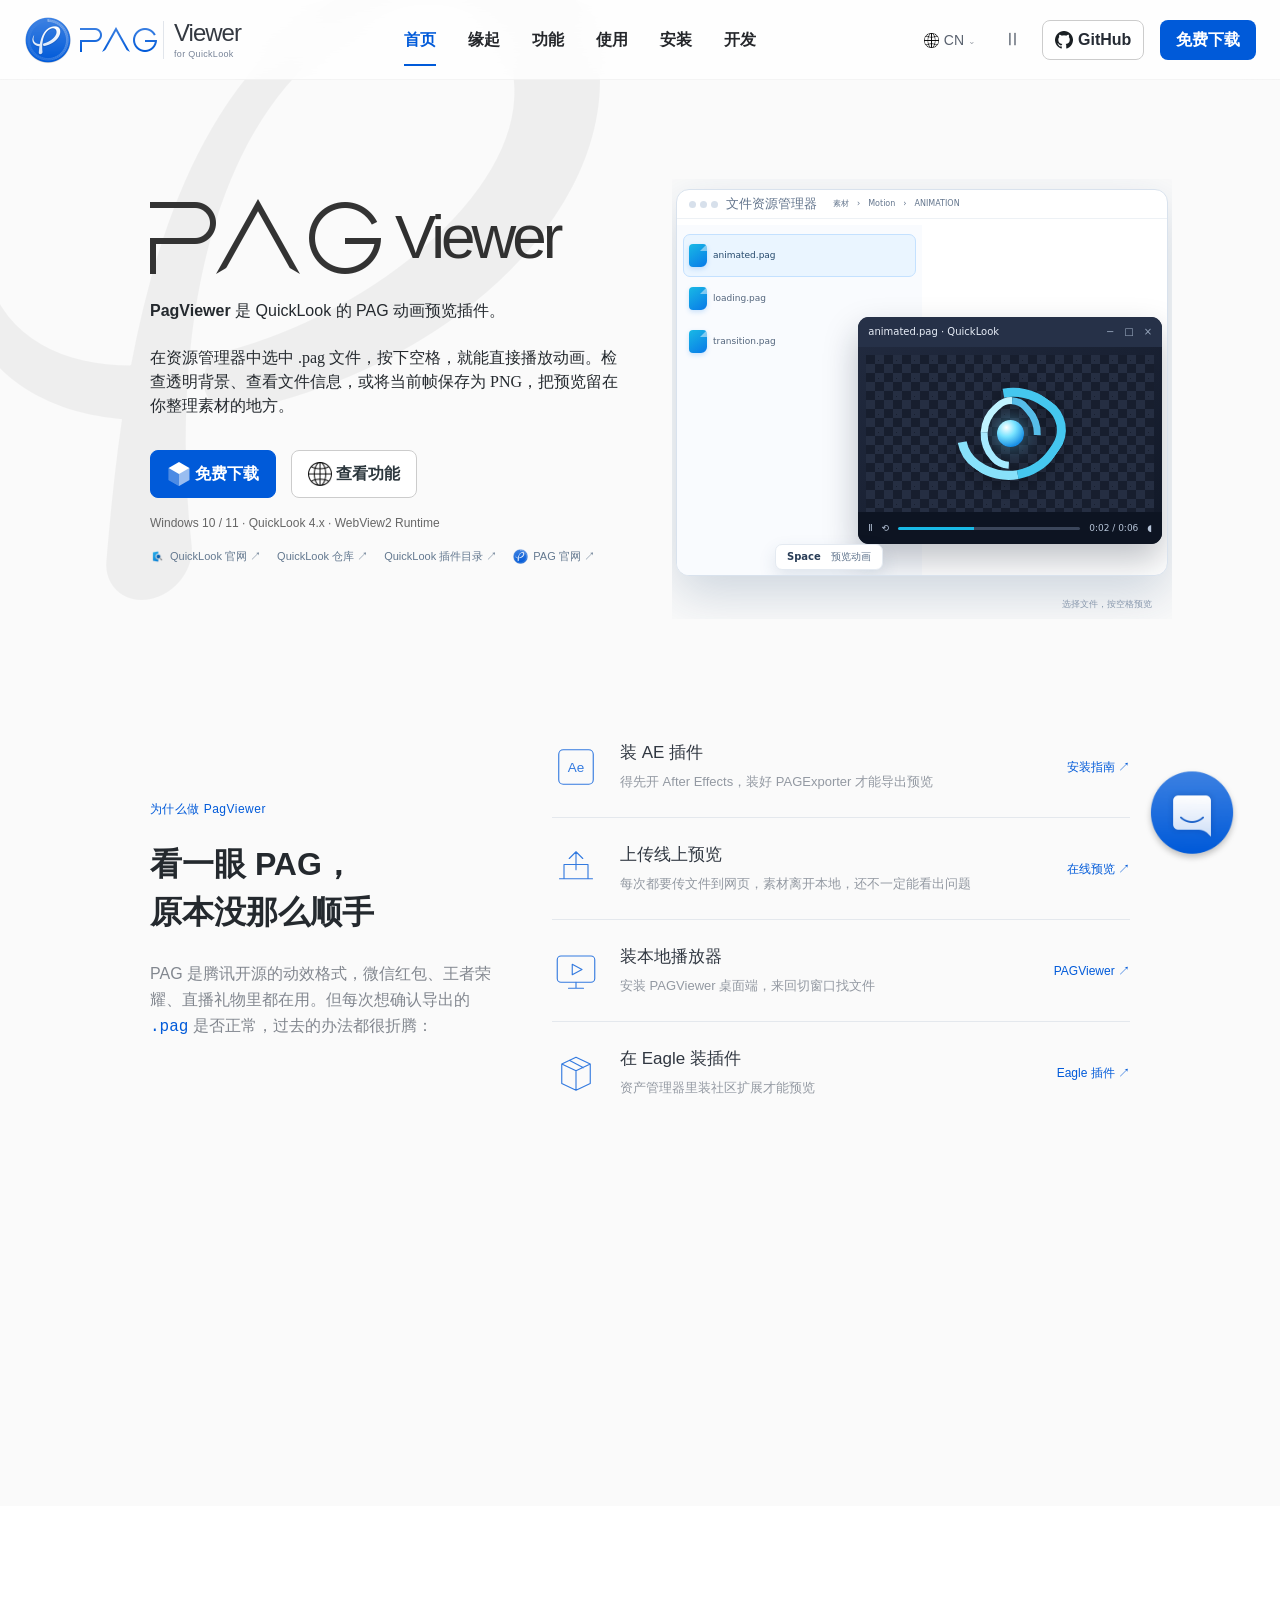
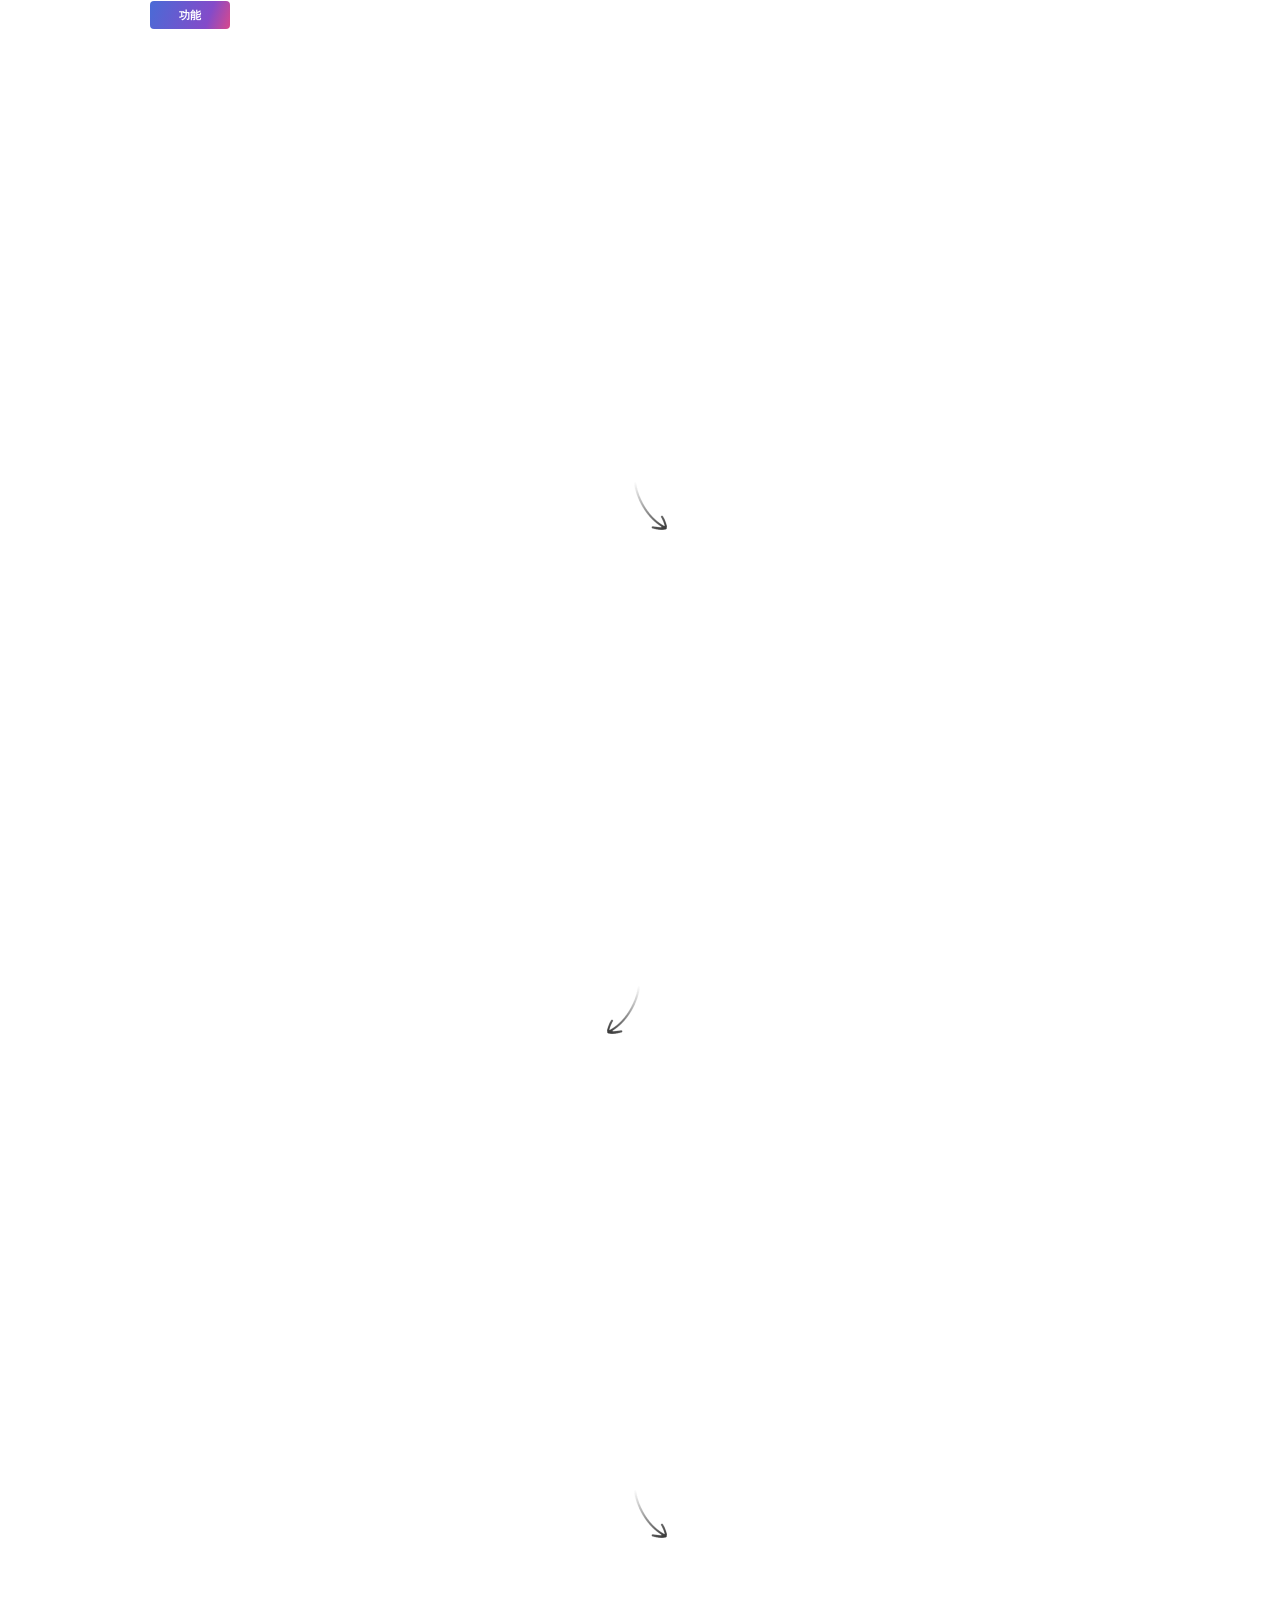
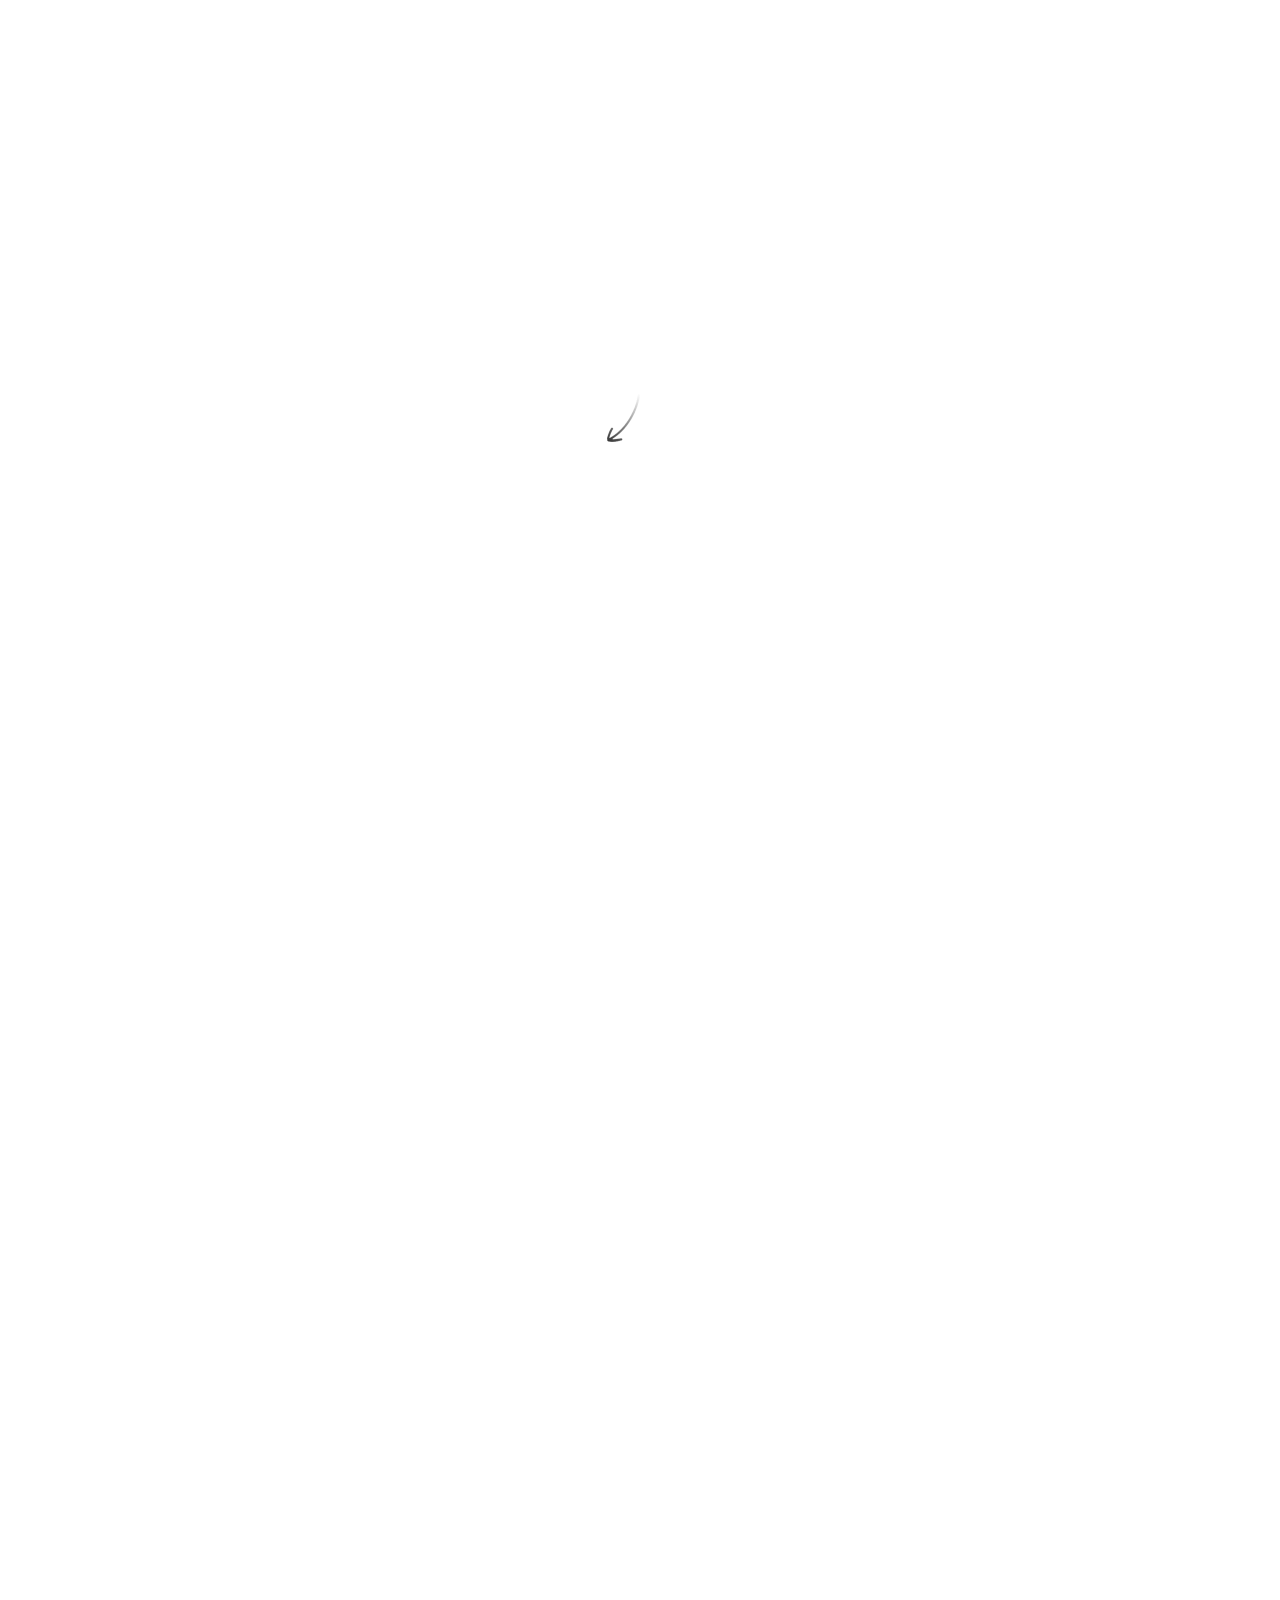
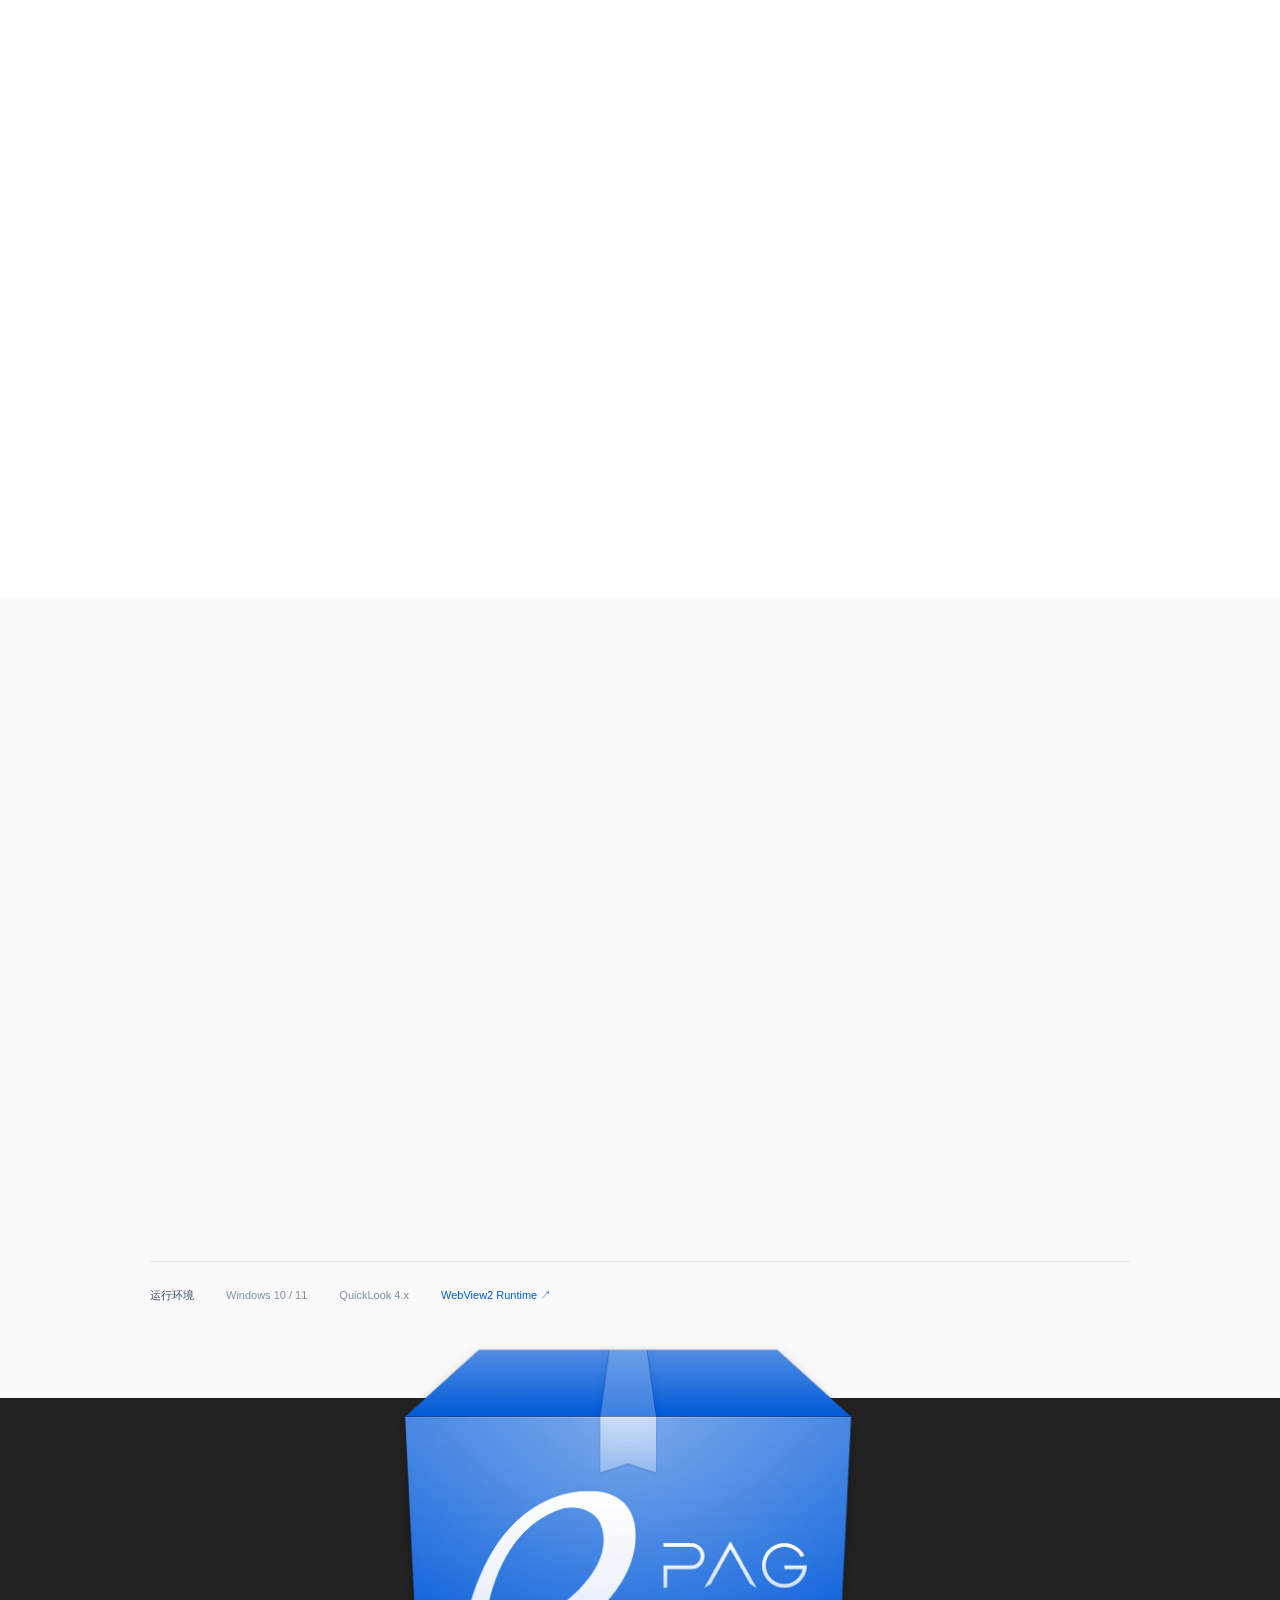
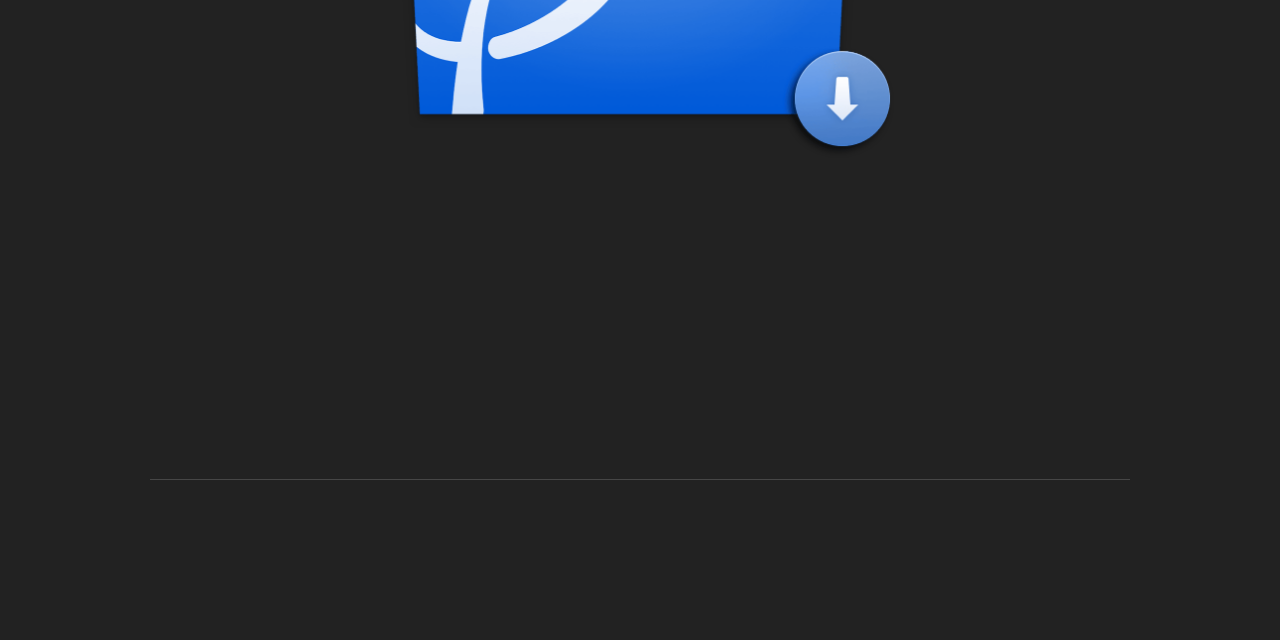
<file: index.html>
<!doctype html>
<html lang="zh-CN">
<head>
<meta charset="utf-8"><meta name="viewport" content="width=device-width,initial-scale=1">
<meta name="description" content="PagViewer 为 Windows QuickLook 增加 PAG 动画预览。选中文件按空格，播放、检查透明背景、查看信息并导出 PNG。">
<title>PagViewer · 在 QuickLook 中预览 PAG 动画</title>
<link rel="stylesheet" href="./assets/reference/pag.io/css/main.css">
<link rel="stylesheet" href="./assets/reference/pag.io/css/pc.css">
<link rel="stylesheet" href="./page.css">
</head>
<body>
<a class="skip-link" href="#content">跳到主要内容</a>
<div class="fixedHeaderContainer">
  <header class="site-header">
    <a class="site-brand" href="#top" aria-label="PagViewer 首页"><img src="./assets/reference/pag.io/img/new_official_website/logo.png" width="133" height="48" alt="PAG"><span>Viewer<small>for QuickLook</small></span></a>
    <nav class="desktop-nav" aria-label="主导航"><a class="active" href="#top" data-en="Home">首页</a><a href="#why" data-en="Why">缘起</a><a href="#features" data-en="Features">功能</a><a href="#docs" data-en="Use">使用</a><a href="#install" data-en="Install">安装</a><a href="./develop.html" data-en="Develop">开发</a></nav>
    <div class="header-actions"><button id="language" aria-label="Switch to English" type="button">CN</button><button id="motion" aria-pressed="false" type="button" aria-label="暂停页面动效">Ⅱ</button><a class="github-link" href="https://github.com/yancongya/QuickLook.Plugin.PagViewer" target="_blank" rel="noopener">GitHub</a><a class="header-cta" href="#download" data-en="Free download">免费下载</a><button id="menu" aria-label="展开导航" aria-expanded="false" type="button"><span></span><span></span></button></div>
  </header>
</div>
<div class="navPusher" id="content"><main>
  <section class="intro-box" id="top">
    <div class="wrap">
      <div class="main-content">
        <h1 class="wordmark"><img class="pag" src="./assets/reference/pag.qq.com/img/new_official_website/fill2.png" alt="PAG"><span>Viewer</span></h1>
        <p class="paragraph nowrapParagraph"><strong>PagViewer</strong><span data-en=" brings PAG animation preview to QuickLook."> 是 QuickLook 的 PAG 动画预览插件。</span></p>
        <p class="paragraph" data-en="Select a .pag file in File Explorer and press Space. Play the animation, inspect transparency and file details, or save a frame as PNG — right where you organize your assets.">在资源管理器中选中 .pag 文件，按下空格，就能直接播放动画。检查透明背景、查看文件信息，或将当前帧保存为 PNG，把预览留在你整理素材的地方。</p>
        <div class="btn-bar"><a class="btn blue" href="#download"><img src="./assets/reference/pag.qq.com/img/new_official_website/download.png" width="24" height="24" alt=""><span data-en="Free download">免费下载</span></a><a class="btn" href="#features"><img src="./assets/reference/pag.qq.com/img/new_official_website/browser.png" width="24" height="24" alt=""><span data-en="Explore features">查看功能</span></a></div>
        <span class="tip">Windows 10 / 11 · QuickLook 4.x · WebView2 Runtime</span>
        <div class="hero-quicklinks"><a href="https://quicklookapp.vercel.app/" target="_blank" rel="noopener"><img src="./assets/latest/assets/quicklook-icon.png" alt=""><span data-en="QuickLook website ↗">QuickLook 官网 ↗</span></a><a href="https://github.com/QL-Win/QuickLook" target="_blank" rel="noopener" data-en="QuickLook repository ↗">QuickLook 仓库 ↗</a><a href="https://github.com/QL-Win/QuickLook/wiki/Available-Plugins" target="_blank" rel="noopener" data-en="QuickLook plugins ↗">QuickLook 插件目录 ↗</a><a href="https://pag.io/" target="_blank" rel="noopener"><img src="./assets/latest/logo.png" alt=""><span data-en="PAG website ↗">PAG 官网 ↗</span></a></div>
      </div>
      <iframe class="original-hero" src="./hero-latest.html" title="线上最新版 PagViewer 交互预览"></iframe>
    </div>
  </section>


<section class="pain" id="why"><div class="wrap"><div class="why-layout"><div class="why-copy"><span class="kicker"><i aria-hidden="true"></i><span data-zh="为什么做 PagViewer" data-en="Why PagViewer">为什么做 PagViewer</span></span><h2 data-zh="看一眼 PAG，原本没那么顺手" data-en="Previewing PAG wasnt that easy">看一眼 PAG，<br>原本没那么顺手</h2><p class="lead" data-en="PAG is Tencent's open-source animation format, used in WeChat Red Packet, Honor of Kings, and live streaming gifts. But verifying exported <code>.pag</code> files was always cumbersome:">PAG 是腾讯开源的动效格式，微信红包、王者荣耀、直播礼物里都在用。但每次想确认导出的 <code>.pag</code> 是否正常，过去的办法都很折腾：</p></div><div class="pain-list" id="compare"><div class="pain-row"><svg class="method-icon" viewBox="0 0 64 64" fill="none" stroke="currentColor" stroke-width="1.5" stroke-linecap="round" stroke-linejoin="round" aria-hidden="true"><rect x="9" y="9" width="46" height="46" rx="6"/><text x="32" y="39" text-anchor="middle" fill="currentColor" stroke="none" font-size="18" font-family="Arial">Ae</text></svg><div class="pain-left"><b data-zh="装 AE 插件" data-en="Install AE Plugin">装 AE 插件</b><span data-en="Need to open After Effects and install PAGExporter first">得先开 After Effects，装好 PAGExporter 才能导出预览</span></div><a href="https://pag.io/docs/install-PAGExporter.html" target="_blank" rel="noopener" data-zh="安装指南 ↗" data-en="Install Guide ↗">安装指南 ↗</a></div><div class="pain-row"><svg class="method-icon" viewBox="0 0 64 64" fill="none" stroke="currentColor" stroke-width="1.5" stroke-linecap="round" stroke-linejoin="round" aria-hidden="true"><path d="M10 45h44M16 45V26h32v19M32 33V9m-9 9 9-9 9 9"/></svg><div class="pain-left"><b data-zh="上传线上预览" data-en="Upload for Preview">上传线上预览</b><span data-en="Must upload files to web each time, assets leave local, may not even spot issues">每次都要传文件到网页，素材离开本地，还不一定能看出问题</span></div><a href="https://pag.qq.com/player.html" target="_blank" rel="noopener" data-zh="在线预览 ↗" data-en="Online Preview ↗">在线预览 ↗</a></div><div class="pain-row"><svg class="method-icon" viewBox="0 0 64 64" fill="none" stroke="currentColor" stroke-width="1.5" stroke-linecap="round" stroke-linejoin="round" aria-hidden="true"><rect x="7" y="12" width="50" height="35" rx="5"/><path d="m27 23 13 7-13 7zM22 55h20M32 47v8"/></svg><div class="pain-left"><b data-zh="装本地播放器" data-en="Install Local Player">装本地播放器</b><span data-en="Install PAGViewer desktop, switch windows to find files">安装 PAGViewer 桌面端，来回切窗口找文件</span></div><a href="https://pag.io/docs/zh-CN/install.html" target="_blank" rel="noopener" data-zh="PAGViewer ↗" data-en="PAGViewer ↗">PAGViewer ↗</a></div><div class="pain-row"><svg class="method-icon" viewBox="0 0 64 64" fill="none" stroke="currentColor" stroke-width="1.5" stroke-linecap="round" stroke-linejoin="round" aria-hidden="true"><path d="m13 20 19-9 19 9v26l-19 9-19-9zm0 0 19 9 19-9M32 29v26M23 15l19 10"/></svg><div class="pain-left"><b data-zh="在 Eagle 装插件" data-en="Install Eagle Plugin">在 Eagle 装插件</b><span data-en="Need community extension in asset manager to preview">资产管理器里装社区扩展才能预览</span></div><a href="https://community-en.eagle.cool/plugin/dd3f8cee-6aa6-4cb0-b7e2-291bd824ce08" target="_blank" rel="noopener" data-zh="Eagle 插件 ↗" data-en="Eagle Plugin ↗">Eagle 插件 ↗</a></div></div></div><div class="pain-turn"><div class="why-statement"><span>QuickLook + PagViewer</span>
<svg class="workflow-graphic" viewBox="0 0 354 152" role="img" aria-labelledby="flow-title" data-paused="true"><title id="flow-title" data-en="Select a PAG file, press Space, and preview the animation">选择 PAG 文件，按空格，预览动画</title>
<defs><linearGradient id="flow-orb" x2="1" y2="1"><stop stop-color="#cce9ff"/><stop offset=".55" stop-color="#458de9"/><stop offset="1" stop-color="#005ad9"/></linearGradient></defs>
<g class="flow-file"><rect class="flow-selection" x="9" y="28" width="77" height="89" rx="7" fill="#005ad9" fill-opacity=".06" stroke="#005ad9"/><path d="M31 38h25l15 15v54H25V44q0-6 6-6" fill="white" stroke="#cbd8e8"/><path d="M56 38v15h15" fill="#e4edfa" stroke="#cbd8e8"/><image href="./assets/latest/logo.png" x="35" y="61" width="26" height="26"/><path d="M35 96h26" stroke="#cbd8e8" stroke-width="2"/></g>
<path d="M99 72h57m-6-5 7 5-7 5" fill="none" stroke="#b1c4df" stroke-width="1.5"/>
<g class="flow-space"><rect x="99" y="109" width="62" height="26" rx="5" fill="white" stroke="#cbd8e8"/><path d="M106 129h48" stroke="#e1e8f2"/><text x="130" y="126" fill="#005ad9" font-size="11" text-anchor="middle" data-en="Space">空格</text></g>
<g class="flow-preview"><rect x="178" y="23" width="159" height="101" rx="7" fill="#f8fbff" stroke="#cbd8e8"/><path d="M179 43h157" stroke="#dfe7f1"/><circle cx="190" cy="33" r="2" fill="#005ad9"/><text x="199" y="36" font-size="8" fill="#8b99ab">motion.pag</text><g class="flow-orbit"><ellipse cx="258" cy="80" rx="47" ry="15" fill="none" stroke="#7ba8e7"/><circle cx="258" cy="80" r="24" fill="url(#flow-orb)"/><circle cx="299" cy="72" r="4" fill="#87b8ef"/></g><path d="M192 113h128" stroke="#dce6f3"/><path class="flow-progress" d="M192 113h87" stroke="#005ad9" stroke-width="2"/></g>
<path class="flow-cursor" d="m51 101 2 22 6-6 6 11 5-3-6-10 8-1z" fill="white" stroke="#005ad9" stroke-width="1.3"/>
</svg><small data-en="Select a file → Press Space → Preview">选择文件 → 按空格 → 预览动画</small></div><div class="pain-turn-text"><p data-en="QuickLook's &quot;select file, press Space to preview&quot; is an efficiency habit I can't live without. Unfortunately, it never had PAG support.">QuickLook 的「选中文件、按空格即刻预览」是我离不开的效率习惯。可惜它一直没有 PAG 支持。</p><p class="pain-so" data-en="So I made <strong>PagViewer</strong> — bringing &quot;Space to preview&quot; to PAG files, easily check if animations meet standards, no software needed, no uploading.">于是我做了 <strong>PagViewer</strong> —— 把「空格即看」带到 PAG 文件上，随手检阅动画是否达标，不必开软件、不必上传。</p><p class="pain-pre" data-en="Prerequisite: Install QuickLook (Windows QL-Win version), then install this plugin.">前提：装好 QuickLook（Windows 版 QL-Win），再装这个插件。</p></div></div></div></section>

  <section class="main" id="features" aria-label="功能">
    <div class="chapter" id="preview">
      <span class="feature-label" data-en="FEATURE">功能</span>
      <div class="wrap">
        <div class="detail"><img class="num" src="./assets/reference/pag.qq.com/img/new_official_website/number_1.png" alt="01"><h2 class="title" data-en="Press Space. Preview instantly.">空格一按，即刻预览</h2><p class="text" data-en="No separate player to launch. Select a PAG file in File Explorer and press Space. PagViewer joins QuickLook's preview flow and plays your animation on a loop.">不用先打开专门的播放器。在资源管理器中选中 PAG 文件，按下空格，PagViewer 就会接入 QuickLook 预览流程，自动循环播放动画。</p><div class="btn-bar"><a class="btn" href="#install"><img src="./assets/reference/pag.qq.com/img/new_official_website/more-b.png" alt=""><span data-en="How to install">了解如何安装</span></a></div></div>
        <figure class="scene"><object type="image/svg+xml" data="./assets/illustrations/01-space-preview.svg" aria-label="选中文件后按空格，打开动画预览示意">选中文件并在 QuickLook 中打开预览的界面示意。</object><figcaption><span data-en="Feature demonstration · UI illustration">功能演示 · 界面示意</span><span class="scene-actions"><button type="button" data-action="pause" aria-label="暂停空格预览演示">Ⅱ</button><button type="button" data-action="replay" aria-label="重播空格预览演示">↻</button></span></figcaption></figure>
      </div><img class="arrow" src="./assets/reference/pag.qq.com/img/new_official_website/arrow.png" alt="">
    </div>

    <div class="chapter">
      <div class="wrap reverse">
        <div class="detail reverse"><img class="num" src="./assets/reference/pag.qq.com/img/new_official_website/number_2.png" alt="02"><h2 class="title" data-en="Playback, at your own pace.">播放细节，随时掌控</h2><p class="text" data-en="Play, pause, or drag the timeline to the moment you want to check. Adjust audio with the volume control, then return to uninterrupted playback as the controls fade away.">播放、暂停，或拖动时间轴定位到想看的瞬间。通过音量按钮、滑块和滚轮调整声音；停止操作后，控制栏会自动隐藏，让画面回到主角。</p><div class="btn-bar reverse"><a class="btn" href="https://github.com/yancongya/QuickLook.Plugin.PagViewer#快捷键" target="_blank" rel="noopener"><img src="./assets/reference/pag.qq.com/img/new_official_website/more-b.png" alt=""><span data-en="View controls">查看操作说明</span></a></div></div>
        <figure class="scene"><object type="image/svg+xml" data="./assets/illustrations/02-timeline.svg" aria-label="拖动时间轴检查动画画面示意"></object><figcaption><span data-en="Feature demonstration · UI illustration">功能演示 · 界面示意</span><span class="scene-actions"><button type="button" data-action="pause" aria-label="暂停时间轴演示">Ⅱ</button><button type="button" data-action="replay" aria-label="重播时间轴演示">↻</button></span></figcaption></figure>
      </div><img class="arrow reverse" src="./assets/reference/pag.qq.com/img/new_official_website/arrow.png" alt="">
    </div>

    <div class="chapter">
      <div class="wrap">
        <div class="detail"><img class="num" src="./assets/reference/pag.qq.com/img/new_official_website/number_3.png" alt="03"><h2 class="title" data-en="Reveal transparent detail.">透明背景，清晰可见</h2><p class="text" data-en="Switch between checkerboard, light, dark, and custom backgrounds. Zoom with Ctrl + wheel, pan the canvas, and inspect edges and small details in context.">在棋盘格、白色、黑色与自定义背景之间切换，检查透明区域和边缘。按住 Ctrl 滚动缩放，长按拖动画布，让局部细节也能看得清楚。</p><div class="btn-bar"><a class="btn" href="https://github.com/yancongya/QuickLook.Plugin.PagViewer#快捷键" target="_blank" rel="noopener"><img src="./assets/reference/pag.qq.com/img/new_official_website/more-b.png" alt=""><span data-en="View shortcuts">查看快捷操作</span></a></div></div>
        <figure class="scene"><object type="image/svg+xml" data="./assets/illustrations/03-transparency.svg" aria-label="透明背景切换和缩放示意"></object><figcaption><span data-en="Feature demonstration · UI illustration">功能演示 · 界面示意</span><span class="scene-actions"><button type="button" data-action="pause" aria-label="暂停透明背景演示">Ⅱ</button><button type="button" data-action="replay" aria-label="重播透明背景演示">↻</button></span></figcaption></figure>
      </div><img class="arrow" src="./assets/reference/pag.qq.com/img/new_official_website/arrow.png" alt="">
    </div>

    <div class="chapter">
      <div class="wrap reverse">
        <div class="detail reverse"><img class="num" src="./assets/reference/pag.qq.com/img/new_official_website/number_4.png" alt="04"><h2 class="title" data-en="Read the file at a glance.">文件信息，一眼读懂</h2><p class="text" data-en="Hover over the info button to see dimensions, duration, frame rate, and layers. The FPS display and progress-bar color help you notice rendering pressure while previewing.">悬停信息按钮即可查看尺寸、时长、帧率和图层数等信息。结合 FPS 显示与进度条的性能反馈，在检查动画效果时，也能留意文件的渲染状态。</p><div class="btn-bar reverse"><a class="btn" href="https://github.com/yancongya/QuickLook.Plugin.PagViewer#功能特性" target="_blank" rel="noopener"><img src="./assets/reference/pag.qq.com/img/new_official_website/more-b.png" alt=""><span data-en="All features">查看完整能力</span></a></div></div>
        <figure class="scene"><object type="image/svg+xml" data="./assets/illustrations/04-inspection.svg" aria-label="尺寸、时长、帧率和图层信息示意"></object><figcaption><span data-en="Feature demonstration · UI illustration">功能演示 · 界面示意</span><span class="scene-actions"><button type="button" data-action="pause" aria-label="暂停文件信息演示">Ⅱ</button><button type="button" data-action="replay" aria-label="重播文件信息演示">↻</button></span></figcaption></figure>
      </div><img class="arrow reverse" src="./assets/reference/pag.qq.com/img/new_official_website/arrow.png" alt="">
    </div>

    <div class="chapter">
      <div class="wrap">
        <div class="detail"><img class="num" src="./assets/reference/pag.qq.com/img/new_official_website/number_5.png" alt="05"><h2 class="title" data-en="Keep the frame you need.">需要的画面，保存下来</h2><p class="text" data-en="Pause at the right moment and save the current frame as PNG beside the PAG file. You can also copy the original file to the clipboard and continue organizing your assets.">定位到需要的画面，将当前帧保存为 PNG，直接留在 PAG 文件旁边。也可以复制原文件到剪贴板，继续整理、传递或处理素材。</p><div class="btn-bar"><a class="btn" href="#download"><img src="./assets/reference/pag.qq.com/img/new_official_website/more-b.png" alt=""><span data-en="Get PagViewer">获取 PagViewer</span></a></div></div>
        <figure class="scene"><object type="image/svg+xml" data="./assets/illustrations/05-export.svg" aria-label="将动画当前帧保存为 PNG 示意"></object><figcaption><span data-en="Feature demonstration · UI illustration">功能演示 · 界面示意</span><span class="scene-actions"><button type="button" data-action="pause" aria-label="暂停导出演示">Ⅱ</button><button type="button" data-action="replay" aria-label="重播导出演示">↻</button></span></figcaption></figure>
      </div>
    </div>
  </section>


<section class="product-demo" id="demo"><div class="story-wrap"><div class="demo-copy"><span class="section-eyebrow" data-en="IN ACTION">实际操作演示</span><h2 data-en="See PagViewer in Action">看 PagViewer 如何工作</h2><p data-en="Select a .pag file in File Explorer and press Space. Play, inspect, and export in the same preview window.">在资源管理器里选中 .pag 文件，按空格唤起预览。播放、检查与导出，都在同一个预览窗口。</p><span class="demo-note">Windows · QuickLook + PagViewer</span><button class="demo-play" type="button"><span aria-hidden="true">▷</span><span data-en="Play demonstration">播放演示</span></button></div><div class="demo-media"><video src="./assets/latest/assets/showcase.mp4" controls muted loop playsinline preload="metadata" aria-label="PagViewer 实际操作演示"></video><span class="demo-caption" data-en="Original project recording · 30 seconds">项目原有演示 · 30 秒</span></div></div></section>
<section class="documentation" id="docs"><div class="story-wrap"><div class="docs-copy"><span class="section-eyebrow" data-en="DOCUMENTATION">使用文档</span><h2 data-en="From installation to everyday use.">从安装到使用，<br>随时查阅。</h2><p data-en="Find installation steps, preview shortcuts, and development notes without leaving the page.">安装方式、预览快捷操作与开发说明，按需要随时查找。</p><a class="docs-source" href="https://github.com/yancongya/QuickLook.Plugin.PagViewer#readme" target="_blank" rel="noopener" data-en="Read the full documentation ↗">查看完整文档 ↗</a>
<svg class="story-motion docs-illustration" viewBox="0 0 354 170" role="img" aria-labelledby="docs-illustration-title" data-paused="true"><title id="docs-illustration-title" data-en="Find installation, controls, and development guidance in the documentation">在文档中查找安装、快捷操作与开发说明</title><rect x="10" y="14" width="332" height="143" rx="12" fill="#f7faff" stroke="#d7e3f2"/><rect x="28" y="31" width="298" height="109" rx="7" fill="#fff" stroke="#dce5f1"/><path d="M28 55h298" stroke="#e6edf7"/><circle cx="41" cy="43" r="3" fill="#005ad9"/><circle cx="52" cy="43" r="3" fill="#b8cce8"/><path d="M42 72h67M42 85h53M42 98h60M42 111h48" stroke="#c9d9ed" stroke-width="5" stroke-linecap="round"/><rect class="docs-spotlight" x="35" y="62" width="83" height="20" rx="4" fill="#005ad9" fill-opacity=".1" stroke="#005ad9"/><g class="docs-page"><rect x="139" y="70" width="161" height="8" rx="4" fill="#005ad9" fill-opacity=".75"/><rect x="139" y="88" width="151" height="5" rx="3" fill="#cbd9eb"/><rect x="139" y="101" width="136" height="5" rx="3" fill="#dfe7f2"/><rect x="139" y="114" width="109" height="5" rx="3" fill="#dfe7f2"/></g><path class="docs-pointer" d="m109 116 3 21 5-6 7 10 5-3-7-10 8-1z" fill="#fff" stroke="#005ad9" stroke-width="1.5"/></svg><small class="illustration-caption" data-en="Choose a topic → find the answer">选择主题 → 查到答案</small></div>
<div class="docs-panel"><div class="docs-tabs" role="tablist" aria-label="文档分类"><button id="doc-tab-install" role="tab" type="button" aria-controls="doc-install" aria-selected="true" tabindex="0" data-en="Installation">安装使用</button><button id="doc-tab-controls" role="tab" type="button" aria-controls="doc-controls" aria-selected="false" tabindex="-1" data-en="Controls">快捷操作</button><button id="doc-tab-source" role="tab" type="button" aria-controls="doc-source" aria-selected="false" tabindex="-1" data-en="Development">开发说明</button></div>
<div id="doc-install" class="docs-body" role="tabpanel" aria-labelledby="doc-tab-install"><h3 data-en="Install the app, then the plugin.">先装本体，再装插件</h3><p data-en="PagViewer extends QuickLook on Windows. Install and run QuickLook before opening the plugin package.">PagViewer 为 Windows QuickLook 增加 PAG 支持。请先安装、启动 QuickLook，再打开插件安装包。</p><ol><li data-en="Install QuickLook 4.x and keep it running.">安装 QuickLook 4.x，并保持运行。</li><li data-en="Download the .qlplugin package from PagViewer Releases.">从 PagViewer Releases 下载 .qlplugin。</li><li data-en="Select the package, press Space, and click Install.">选中安装包，按空格，点击安装。</li><li data-en="Restart QuickLook, select a .pag file, and press Space.">重启 QuickLook，选中 .pag 文件后按空格。</li></ol><a href="#install" data-en="View download links and requirements →">查看下载入口与运行环境 →</a></div>
<div id="doc-controls" class="docs-body" role="tabpanel" aria-labelledby="doc-tab-controls" hidden><h3 data-en="Inspect the animation at your own pace.">检查动画，操作恰好够用</h3><dl><div><dt>Space</dt><dd data-en="Open or close QuickLook preview">打开或关闭 QuickLook 预览</dd></div><div><dt>Ctrl + <span data-en="wheel">滚轮</span></dt><dd data-en="Zoom the canvas">缩放画布</dd></div><div><dt data-en="Hold & drag">长按拖动</dt><dd data-en="Pan the canvas">平移画布，检查局部细节</dd></div><div><dt data-en="Double-click">双击</dt><dd data-en="Reset the canvas view">重置画布视图</dd></div></dl><p data-en="Use the player controls to seek, inspect file information, switch backgrounds, and export a PNG frame.">通过播放器工具栏定位画面、查看文件信息、切换背景，或将当前帧保存为 PNG。</p></div>
<div id="doc-source" class="docs-body" role="tabpanel" aria-labelledby="doc-tab-source" hidden><h3 data-en="Understand the plugin before extending it.">从源码理解，再继续扩展</h3><p data-en="The .NET / WPF host embeds the WebView2 player. Resources/Web contains the player UI, libpag SDK, and WebAssembly runtime.">.NET / WPF 宿主嵌入 WebView2 播放器。Resources/Web 存放播放器界面、libpag SDK 与 WebAssembly 运行资源。</p><pre><code>Plugin.cs
PagViewerPanel.xaml.cs
Resources/Web/
Samples/ · Scripts/</code></pre><a href="./develop.html" data-en="View build and packaging instructions →">查看构建与打包说明 →</a></div></div></div></section>  <section class="installation" id="install"><div class="wrap"><div class="install-copy">
    <span class="section-eyebrow" data-en="INSTALLATION">安装与开始使用</span><h2 data-en="Install QuickLook first. Then add PagViewer.">先装 QuickLook 本体，<br>再装 PagViewer 插件。</h2><p class="install-lead" data-en="PagViewer is a plugin, not a standalone application. Start by installing and running QuickLook on Windows.">PagViewer 是插件，需要 QuickLook 本体提供空格预览窗口。第一次使用，请先安装并运行 QuickLook。</p>
    <svg class="story-motion install-illustration" viewBox="0 0 354 172" role="img" aria-labelledby="install-illustration-title" data-paused="true"><title id="install-illustration-title" data-en="Install QuickLook first, then add the PagViewer plugin">先安装 QuickLook，再安装 PagViewer 插件</title><defs><linearGradient id="install-blue" x2="1" y2="1"><stop stop-color="#8cbbfa"/><stop offset="1" stop-color="#005ad9"/></linearGradient></defs><rect x="8" y="16" width="160" height="118" rx="10" fill="#fff" stroke="#cfdded"/><path d="M8 37h160" stroke="#e3ebf5"/><circle cx="21" cy="27" r="3" fill="#005ad9"/><text x="27" y="29" font-size="9" fill="#637d9d">QuickLook</text><rect x="28" y="55" width="120" height="60" rx="5" fill="#f2f7ff"/><circle cx="88" cy="84" r="22" fill="url(#install-blue)"/><path d="m78 84 8 8 15-18" fill="none" stroke="#fff" stroke-width="4" stroke-linecap="round" stroke-linejoin="round"/><path class="install-flow" d="M178 84h35m-8-7 9 7-9 7" fill="none" stroke="#005ad9" stroke-width="2"/><g class="install-plugin"><rect x="226" y="30" width="96" height="113" rx="10" fill="#fff" stroke="#a8c5ea"/><path d="M292 30v25h30" fill="#eaf2ff" stroke="#a8c5ea"/><image href="./assets/latest/logo.png" x="256" y="64" width="36" height="36"/><rect x="248" y="113" width="52" height="18" rx="4" fill="#005ad9"/><text x="274" y="125" font-size="9" text-anchor="middle" fill="#fff">.qlplugin</text></g></svg><small class="illustration-caption" data-en="QuickLook app → PagViewer plugin">QuickLook 本体 → PagViewer 插件</small>
    </div><ol class="install-steps">
      <li><span class="step-number">1</span><div><h3 data-en="Install QuickLook">安装 QuickLook 本体</h3><p data-en="Download QuickLook for Windows and keep it running in the system tray.">下载 Windows 版 QuickLook，安装并启动，确认它正在系统托盘运行。</p><a href="https://github.com/QL-Win/QuickLook/releases" target="_blank" rel="noopener" data-en="Download QuickLook ↗">下载 QuickLook 本体 ↗</a></div></li>
      <li><span class="step-number">2</span><div><h3 data-en="Download PagViewer">下载 PagViewer 插件</h3><p data-en="Get the .qlplugin file from PagViewer Releases. The source ZIP is not the plugin installer.">从 PagViewer Releases 获取 .qlplugin 文件；源码 ZIP 不是插件安装包。</p><a href="https://github.com/yancongya/QuickLook.Plugin.PagViewer/releases/latest/download/QuickLook.Plugin.PagViewer.qlplugin" data-en="Download the latest .qlplugin ↓">下载最新版 .qlplugin ↓</a></div></li>
      <li><span class="step-number">3</span><div><h3 data-en="Press Space to install">选中安装包，按空格安装</h3><p data-en="With QuickLook running, select the .qlplugin file, press Space, and confirm Install in its window.">保持 QuickLook 运行，在资源管理器中选中 .qlplugin，按空格，在弹出的窗口中点击安装。</p><span class="install-key"><kbd>Space</kbd><span data-en=" → Install"> → 安装</span></span></div></li>
      <li><span class="step-number">4</span><div><h3 data-en="Restart and preview">重启 QuickLook，开始预览</h3><p data-en="Restart QuickLook after installation. Select a .pag file and press Space to preview.">安装完成后重启 QuickLook。选中任意 .pag 文件，再按空格即可预览动画。</p><a href="#preview" data-en="Explore the preview workflow ↑">回看预览方式 ↑</a></div></li>
    </ol><div class="requirements-strip"><b data-en="Before you start">运行环境</b><span>Windows 10 / 11</span><span>QuickLook 4.x</span><a href="https://developer.microsoft.com/microsoft-edge/webview2/" target="_blank" rel="noopener">WebView2 Runtime ↗</a></div>
  </div></section>
  <section class="download" id="download">
    <div class="wrap">
      <div class="package-art" aria-label="PAG 下载包装插画"><div class="package-art-inner"></div></div>
      <h2 data-en="Download PagViewer for free">免费下载 PagViewer</h2>
      <p data-en="Bring PAG animation preview to your everyday QuickLook workflow.">把 PAG 动画预览，放进每天都在用的 QuickLook。</p>
      <div class="download-buttons"><a class="download-button" href="https://github.com/yancongya/QuickLook.Plugin.PagViewer/releases/latest/download/QuickLook.Plugin.PagViewer.qlplugin"><img src="./assets/latest/logo.png" alt=""><span data-en="PagViewer Download">PagViewer 下载</span></a><a class="download-button" href="https://quicklookapp.vercel.app/" target="_blank" rel="noopener"><img src="./assets/latest/assets/quicklook-icon.png" alt=""><span data-en="QuickLook official download ↗">QuickLook 官方下载 ↗</span></a><a class="download-button" href="./develop.html"><img src="./assets/reference/pag.qq.com/img/new_official_website/github_top.png" alt=""><span data-en="Source & build →">源码与构建 →</span></a></div>
      <span class="download-note">.qlplugin · Windows 10 / 11 · QuickLook 4.x · GPL-3.0</span>
    </div>
  </section>
</main>
<footer class="page-footer"><div class="wrap"><div><strong>PagViewer</strong><p data-en="An independent QuickLook plugin for PAG files.">独立的 QuickLook PAG 文件预览插件。</p></div><div><a href="https://github.com/yancongya/QuickLook.Plugin.PagViewer" target="_blank" rel="noopener">GitHub</a><a href="https://github.com/QL-Win/QuickLook" target="_blank" rel="noopener">QuickLook</a><a href="https://pag.io/" target="_blank" rel="noopener" data-en="About PAG">了解 PAG</a></div></div><div class="wrap footer-fine"><span>GPL-3.0 · PagViewer</span><span data-en="PAG branding and the download package artwork are reused from pag.io. This is an independent plugin.">PAG 标识与下载包装复用自 pag.io，本页为独立插件页面。</span></div></footer>
</div>
<div class="help"><button id="help-toggle" type="button" aria-expanded="false" aria-controls="help-panel" aria-label="常见问题"><img src="./assets/reference/pag.qq.com/img/new_official_website/cs.png" width="96" height="96" alt=""></button><aside id="help-panel" hidden><h2 data-en="A few useful answers">开始之前，你可能想知道</h2><details><summary data-en="Is QuickLook required?">需要先安装 QuickLook 吗？</summary><p data-en="Yes. PagViewer is a plugin for QuickLook 4.x, not a standalone player.">需要。PagViewer 是 QuickLook 4.x 的插件，需要配合 QuickLook 使用。</p></details><details><summary data-en="Does it work on macOS?">支持 macOS 吗？</summary><p data-en="This plugin is for Windows 10/11. It is not a macOS Quick Look extension.">此插件面向 Windows 10/11，不是 macOS 的 Quick Look 扩展。</p></details><details><summary data-en="Where is the PNG saved?">导出的 PNG 保存在哪里？</summary><p data-en="The current frame is saved beside the original PAG file.">当前帧导出的 PNG 会保存在 PAG 文件旁边。</p></details><a href="https://github.com/yancongya/QuickLook.Plugin.PagViewer/issues" target="_blank" rel="noopener" data-en="View issues and feedback">查看问题与反馈</a></aside></div>
<script type="module" src="./page.js"></script>
</body>
</html>
</file>
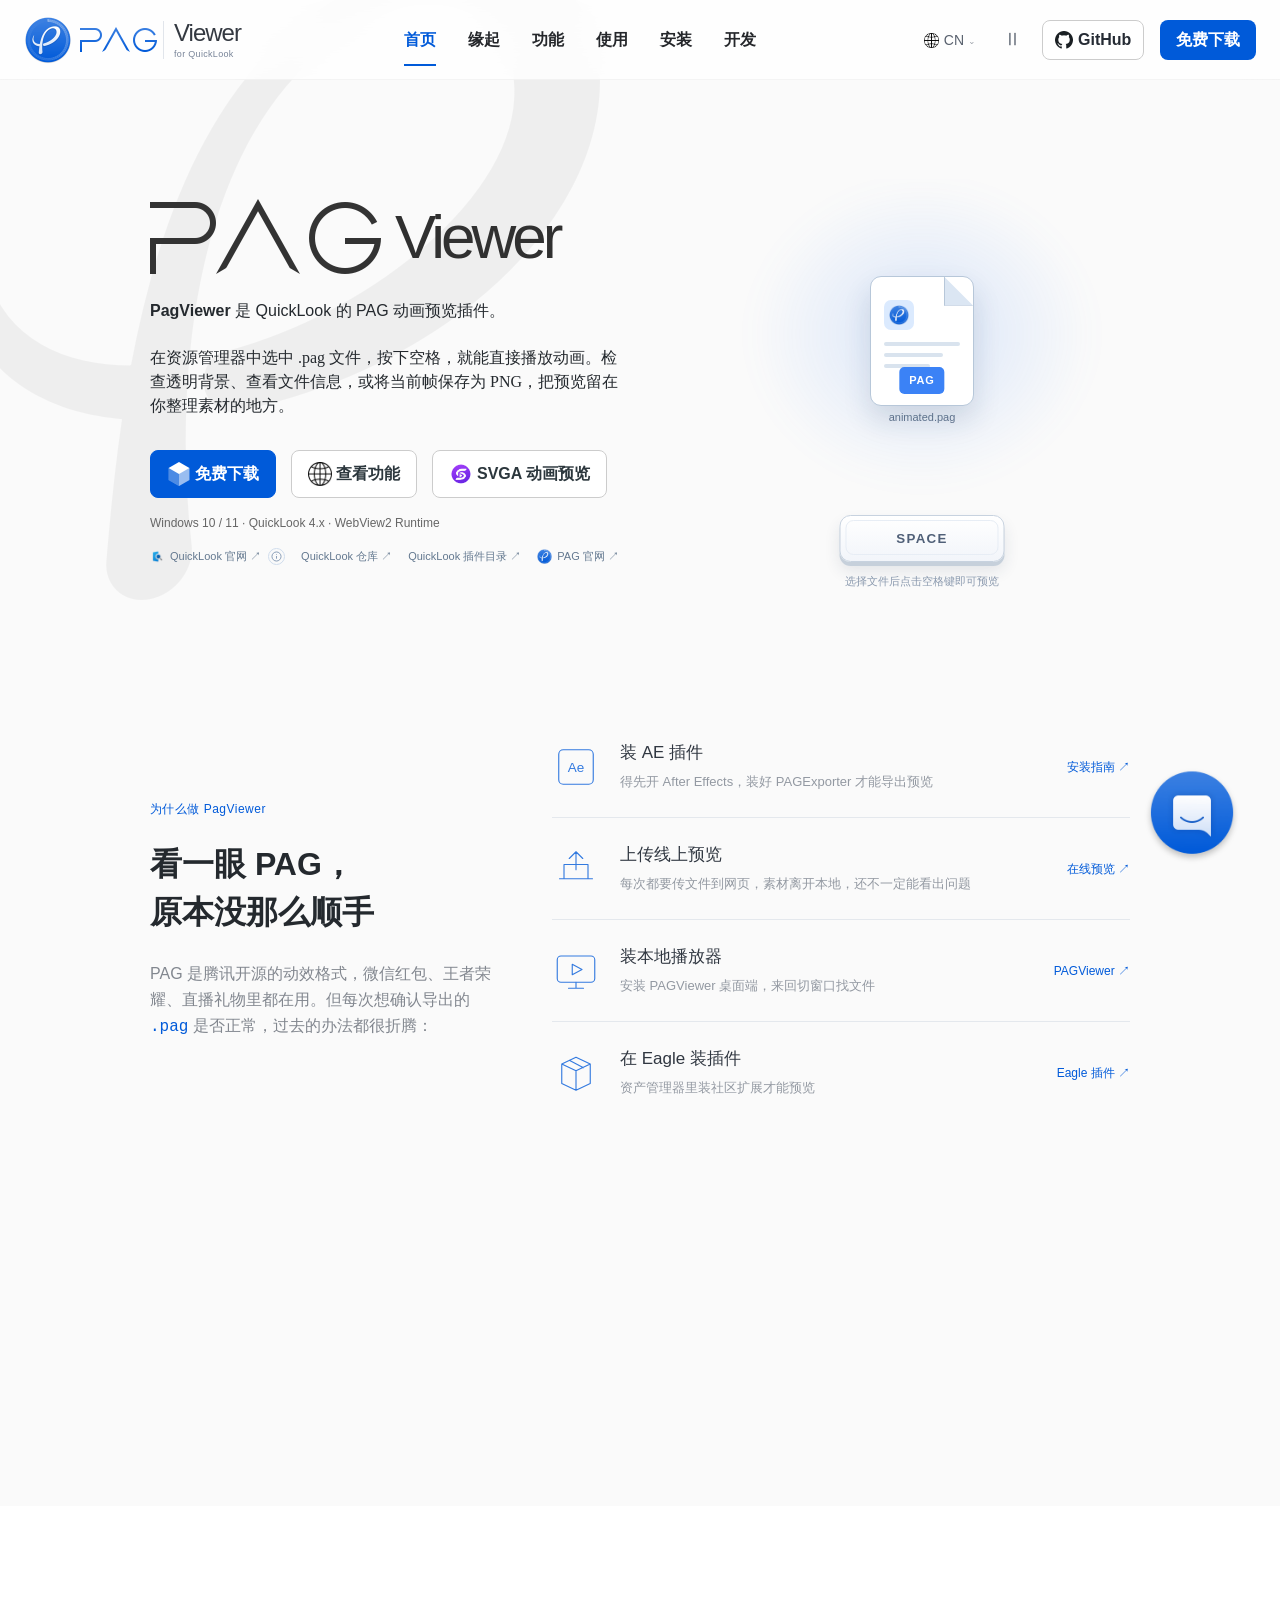
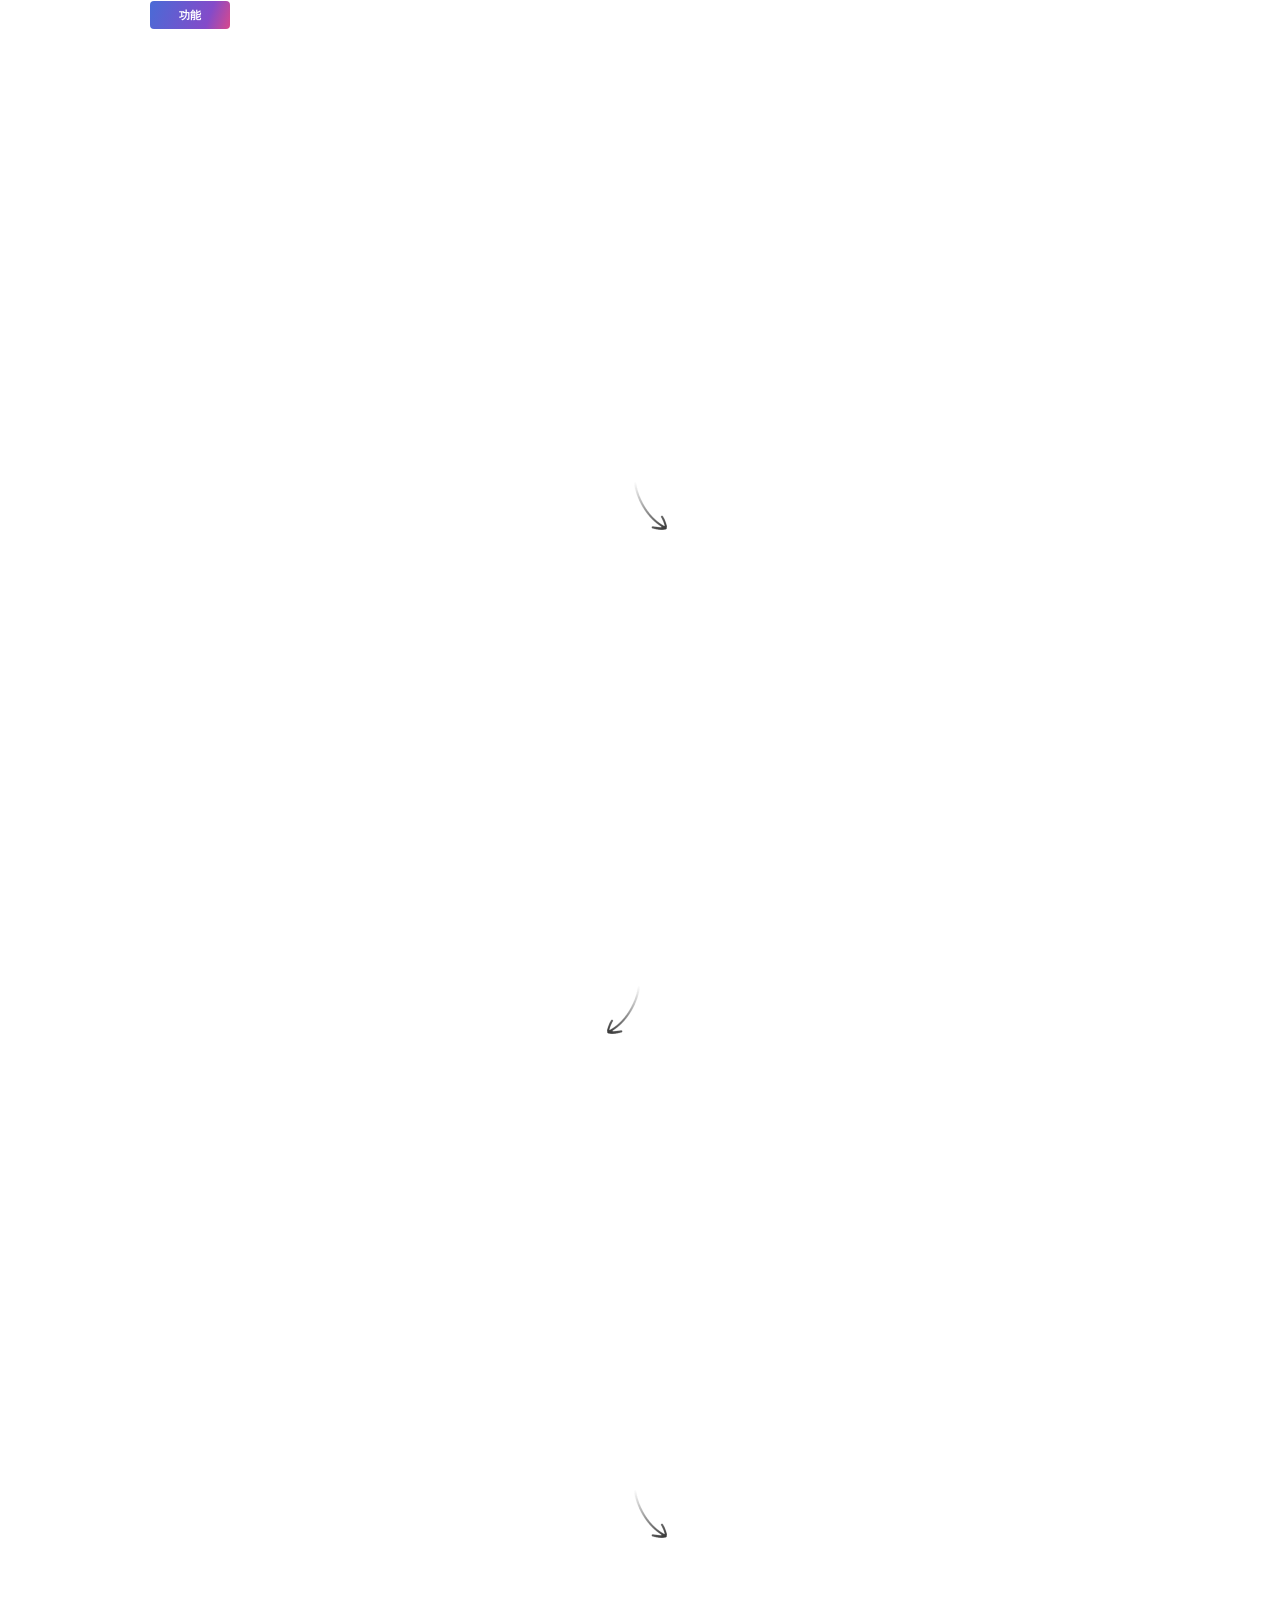
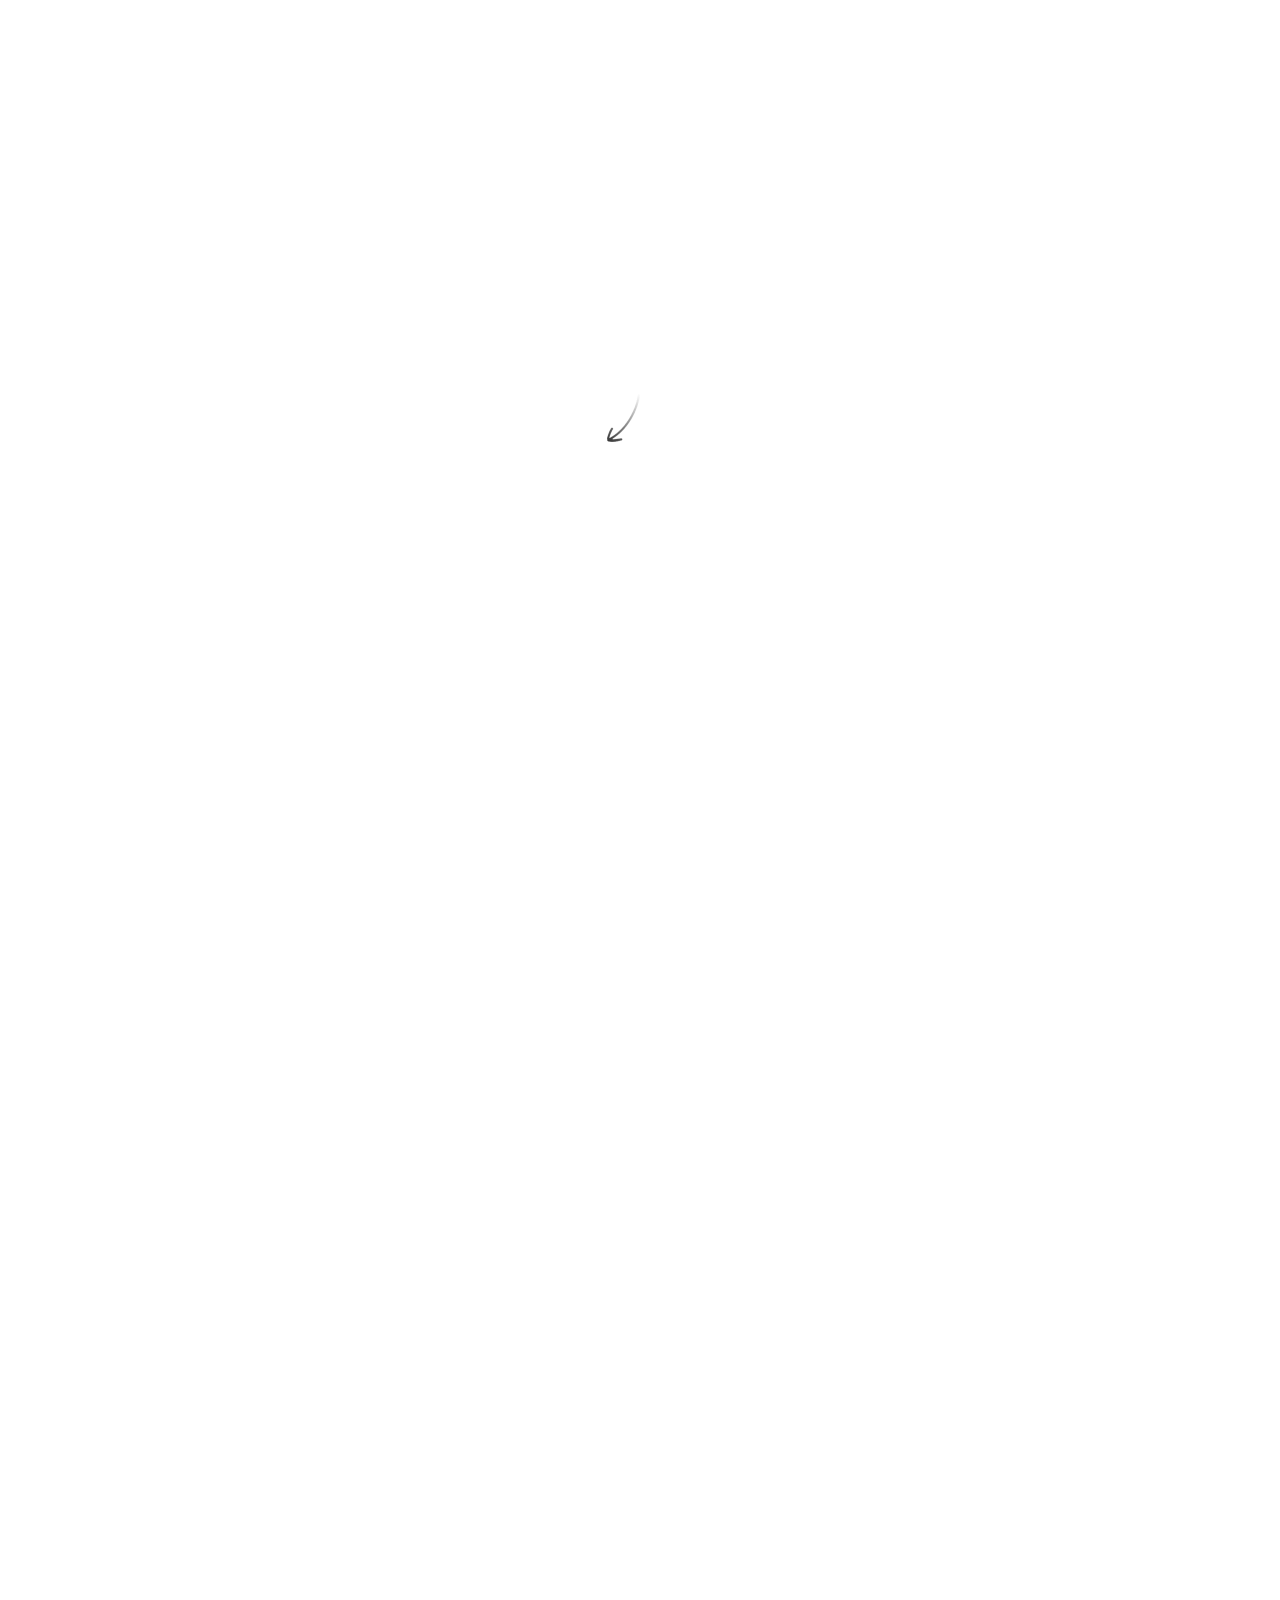
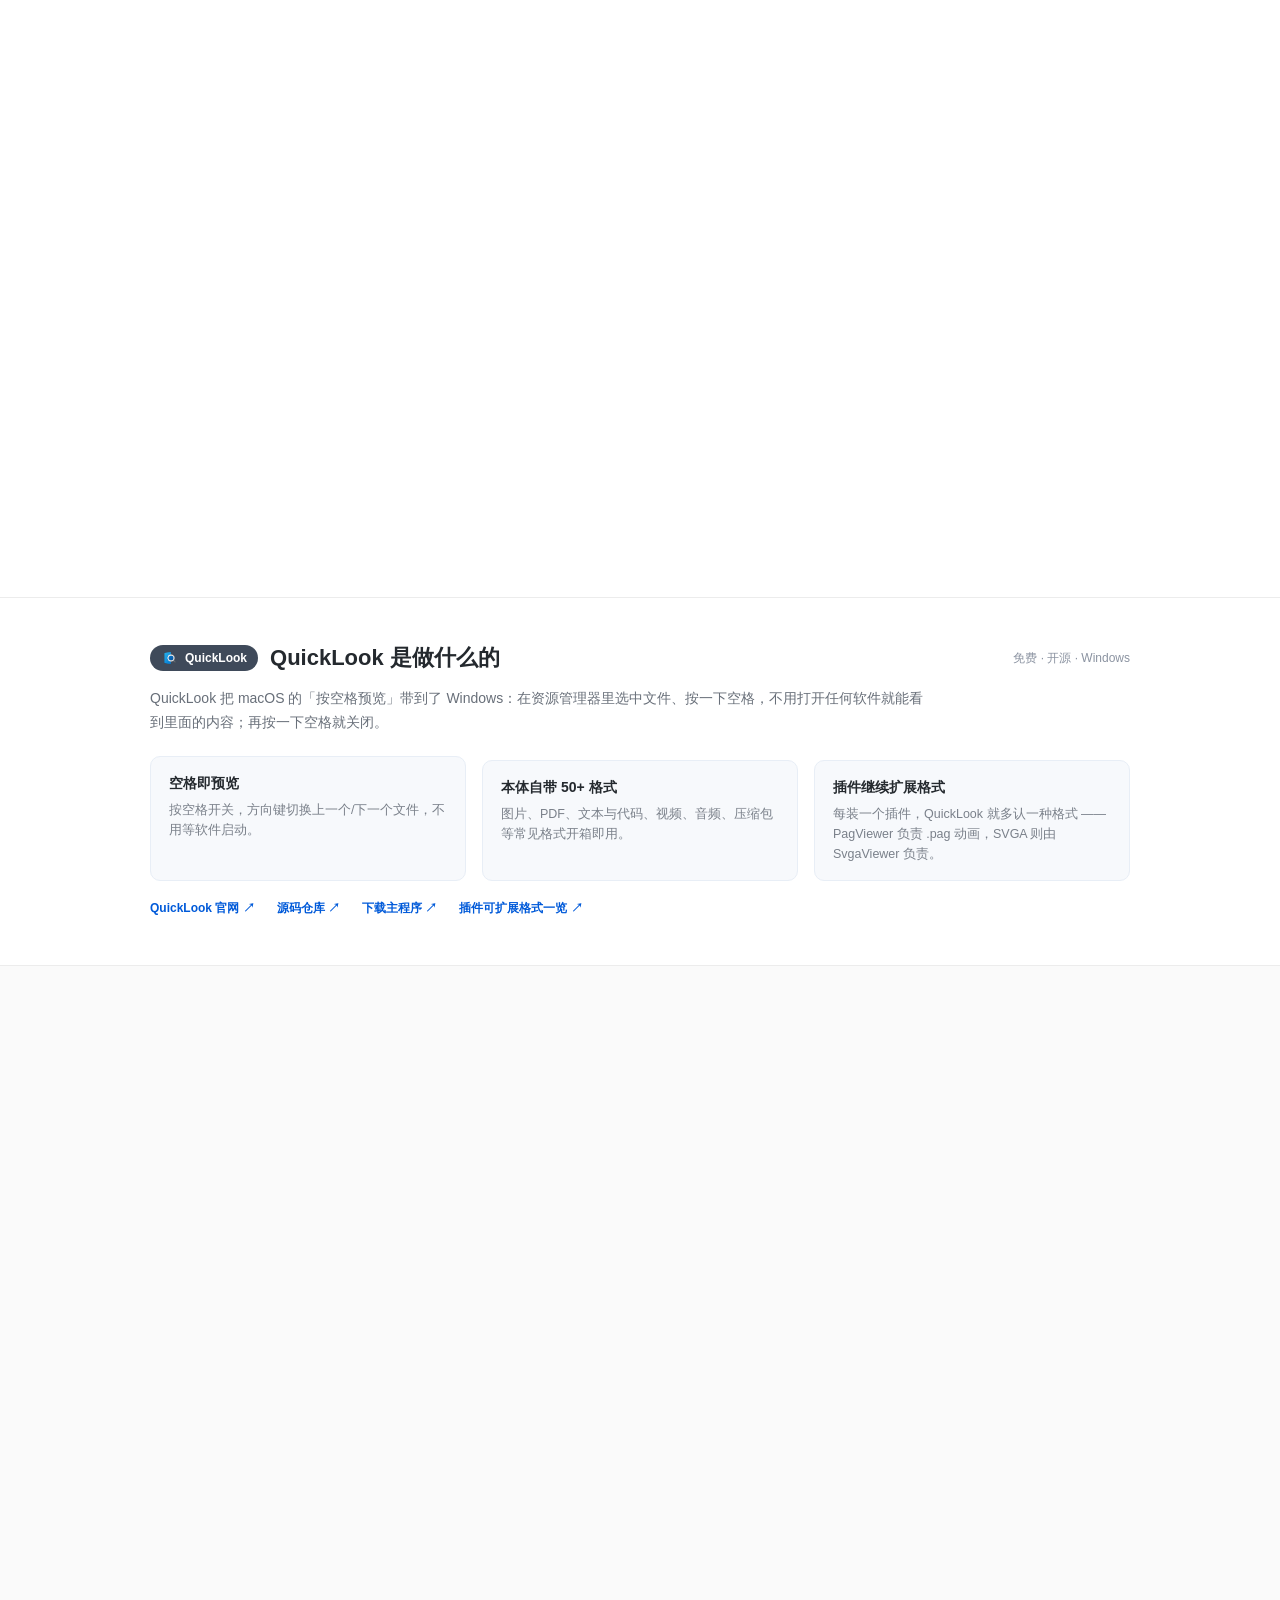
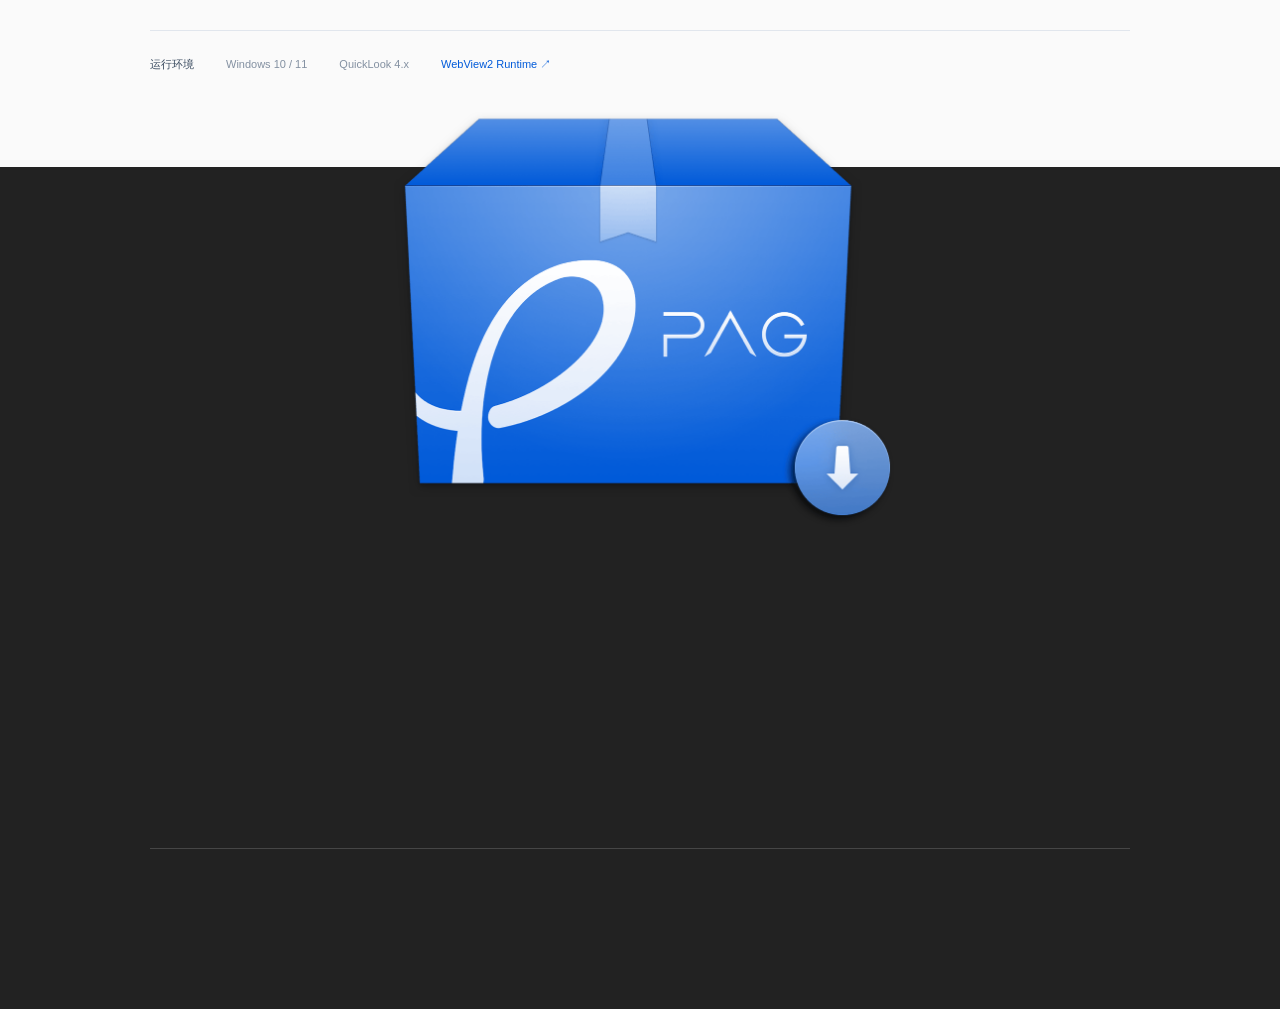
<file: docs/index.html>
<!doctype html>
<html lang="zh-CN">
<head>
<meta charset="utf-8"><meta name="viewport" content="width=device-width,initial-scale=1">
<meta name="description" content="PagViewer 为 Windows QuickLook 增加 PAG 动画预览。选中文件按空格，播放、检查透明背景、查看信息并导出 PNG。">
<title>PagViewer · 在 QuickLook 中预览 PAG 动画</title>
<link rel="stylesheet" href="./assets/reference/pag.io/css/main.css">
<link rel="stylesheet" href="./assets/reference/pag.io/css/pc.css">
<link rel="stylesheet" href="./page.css?v=20261026-3">
</head>
<body>
<a class="skip-link" href="#content">跳到主要内容</a>
<div class="fixedHeaderContainer">
  <header class="site-header">
    <a class="site-brand" href="#top" aria-label="PagViewer 首页"><img src="./assets/reference/pag.io/img/new_official_website/logo.png" width="133" height="48" alt="PAG"><span>Viewer<small>for QuickLook</small></span></a>
    <nav class="desktop-nav" aria-label="主导航"><a class="active" href="#top" data-en="Home">首页</a><a href="#why" data-en="Why">缘起</a><a href="#features" data-en="Features">功能</a><a href="#docs" data-en="Use">使用</a><a href="#install" data-en="Install">安装</a><a href="./develop.html" data-en="Develop">开发</a></nav>
    <div class="header-actions"><button id="language" aria-label="Switch to English" type="button">CN</button><button id="motion" aria-pressed="false" type="button" aria-label="暂停页面动效">Ⅱ</button><a class="github-link" href="https://github.com/yancongya/QuickLook.Plugin.PagViewer" target="_blank" rel="noopener">GitHub</a><a class="header-cta" href="#download" data-en="Free download">免费下载</a><button id="menu" aria-label="展开导航" aria-expanded="false" type="button"><span></span><span></span></button></div>
  </header>
</div>
<div class="navPusher" id="content"><main>
  <section class="intro-box" id="top">
    <div class="wrap">
      <div class="main-content">
        <h1 class="wordmark"><img class="pag" src="./assets/reference/pag.qq.com/img/new_official_website/fill2.png" alt="PAG"><span>Viewer</span></h1>
        <p class="paragraph nowrapParagraph"><strong>PagViewer</strong><span data-en=" brings PAG animation preview to QuickLook."> 是 QuickLook 的 PAG 动画预览插件。</span></p>
        <p class="paragraph" data-en="Select a .pag file in File Explorer and press Space. Play the animation, inspect transparency and file details, or save a frame as PNG — right where you organize your assets.">在资源管理器中选中 .pag 文件，按下空格，就能直接播放动画。检查透明背景、查看文件信息，或将当前帧保存为 PNG，把预览留在你整理素材的地方。</p>
        <div class="btn-bar"><a class="btn blue" href="#download"><img src="./assets/reference/pag.qq.com/img/new_official_website/download.png" width="24" height="24" alt=""><span data-en="Free download">免费下载</span></a><a class="btn" href="#features"><img src="./assets/reference/pag.qq.com/img/new_official_website/browser.png" width="24" height="24" alt=""><span data-en="Explore features">查看功能</span></a><a class="btn" href="https://yancongya.github.io/QuickLook.Plugin.SvgaViewer/" target="_blank" rel="noopener"><img src="./assets/svga-logo.png" width="24" height="24" alt=""><span data-en="SVGA animation preview">SVGA 动画预览</span></a></div>
        <span class="tip">Windows 10 / 11 · QuickLook 4.x · WebView2 Runtime</span>
        <div class="hero-quicklinks"><a href="https://quicklookapp.vercel.app/" target="_blank" rel="noopener"><img src="./assets/latest/assets/quicklook-icon.png" alt=""><span data-en="QuickLook website ↗">QuickLook 官网 ↗</span></a><span class="ql-info" tabindex="0" aria-label="QuickLook 是什么"><svg viewBox="0 0 16 16" aria-hidden="true"><circle cx="8" cy="8" r="6.6"/><path d="M8 7.3v3.9M8 4.7v.9"/></svg><span class="ql-info-tip" role="tooltip"><b data-en="Select a file, press Space, see it.">选中文件、按空格，直接看内容。</b><span data-en="QuickLook is a free open-source Windows tool that previews 50+ common formats without opening an app; plugins teach it more formats such as PAG.">QuickLook 是免费的开源 Windows 工具，不打开软件就能预览 50+ 常见格式；插件让它继续扩展，比如 PAG。</span><a href="#quicklook" data-en="What QuickLook does →">QuickLook 是做什么的 →</a></span></span><a href="https://github.com/QL-Win/QuickLook" target="_blank" rel="noopener" data-en="QuickLook repository ↗">QuickLook 仓库 ↗</a><a href="https://github.com/QL-Win/QuickLook/wiki/Available-Plugins" target="_blank" rel="noopener" data-en="QuickLook plugins ↗">QuickLook 插件目录 ↗</a><a href="https://pag.io/" target="_blank" rel="noopener"><img src="./assets/latest/logo.png" alt=""><span data-en="PAG website ↗">PAG 官网 ↗</span></a></div>
      </div>
      <iframe class="original-hero" src="./hero-latest.html?v=20261026-3" title="线上最新版 PagViewer 交互预览"></iframe>
    </div>
  </section>


<section class="pain" id="why"><div class="wrap"><div class="why-layout"><div class="why-copy"><span class="kicker"><i aria-hidden="true"></i><span data-zh="为什么做 PagViewer" data-en="Why PagViewer">为什么做 PagViewer</span></span><h2 data-zh="看一眼 PAG，原本没那么顺手" data-en="Previewing PAG wasnt that easy">看一眼 PAG，<br>原本没那么顺手</h2><p class="lead" data-en="PAG is Tencent's open-source animation format, used in WeChat Red Packet, Honor of Kings, and live streaming gifts. But verifying exported <code>.pag</code> files was always cumbersome:">PAG 是腾讯开源的动效格式，微信红包、王者荣耀、直播礼物里都在用。但每次想确认导出的 <code>.pag</code> 是否正常，过去的办法都很折腾：</p></div><div class="pain-list" id="compare"><div class="pain-row"><svg class="method-icon" viewBox="0 0 64 64" fill="none" stroke="currentColor" stroke-width="1.5" stroke-linecap="round" stroke-linejoin="round" aria-hidden="true"><rect x="9" y="9" width="46" height="46" rx="6"/><text x="32" y="39" text-anchor="middle" fill="currentColor" stroke="none" font-size="18" font-family="Arial">Ae</text></svg><div class="pain-left"><b data-zh="装 AE 插件" data-en="Install AE Plugin">装 AE 插件</b><span data-en="Need to open After Effects and install PAGExporter first">得先开 After Effects，装好 PAGExporter 才能导出预览</span></div><a href="https://pag.io/docs/install-PAGExporter.html" target="_blank" rel="noopener" data-zh="安装指南 ↗" data-en="Install Guide ↗">安装指南 ↗</a></div><div class="pain-row"><svg class="method-icon" viewBox="0 0 64 64" fill="none" stroke="currentColor" stroke-width="1.5" stroke-linecap="round" stroke-linejoin="round" aria-hidden="true"><path d="M10 45h44M16 45V26h32v19M32 33V9m-9 9 9-9 9 9"/></svg><div class="pain-left"><b data-zh="上传线上预览" data-en="Upload for Preview">上传线上预览</b><span data-en="Must upload files to web each time, assets leave local, may not even spot issues">每次都要传文件到网页，素材离开本地，还不一定能看出问题</span></div><a href="https://pag.qq.com/player.html" target="_blank" rel="noopener" data-zh="在线预览 ↗" data-en="Online Preview ↗">在线预览 ↗</a></div><div class="pain-row"><svg class="method-icon" viewBox="0 0 64 64" fill="none" stroke="currentColor" stroke-width="1.5" stroke-linecap="round" stroke-linejoin="round" aria-hidden="true"><rect x="7" y="12" width="50" height="35" rx="5"/><path d="m27 23 13 7-13 7zM22 55h20M32 47v8"/></svg><div class="pain-left"><b data-zh="装本地播放器" data-en="Install Local Player">装本地播放器</b><span data-en="Install PAGViewer desktop, switch windows to find files">安装 PAGViewer 桌面端，来回切窗口找文件</span></div><a href="https://pag.io/docs/zh-CN/install.html" target="_blank" rel="noopener" data-zh="PAGViewer ↗" data-en="PAGViewer ↗">PAGViewer ↗</a></div><div class="pain-row"><svg class="method-icon" viewBox="0 0 64 64" fill="none" stroke="currentColor" stroke-width="1.5" stroke-linecap="round" stroke-linejoin="round" aria-hidden="true"><path d="m13 20 19-9 19 9v26l-19 9-19-9zm0 0 19 9 19-9M32 29v26M23 15l19 10"/></svg><div class="pain-left"><b data-zh="在 Eagle 装插件" data-en="Install Eagle Plugin">在 Eagle 装插件</b><span data-en="Need community extension in asset manager to preview">资产管理器里装社区扩展才能预览</span></div><a href="https://community-en.eagle.cool/plugin/dd3f8cee-6aa6-4cb0-b7e2-291bd824ce08" target="_blank" rel="noopener" data-zh="Eagle 插件 ↗" data-en="Eagle Plugin ↗">Eagle 插件 ↗</a></div></div></div><div class="pain-turn"><div class="why-statement"><span>QuickLook + PagViewer</span>
<svg class="workflow-graphic" viewBox="0 0 354 152" role="img" aria-labelledby="flow-title" data-paused="true"><title id="flow-title" data-en="Select a PAG file, press Space, and preview the animation">选择 PAG 文件，按空格，预览动画</title>
<defs><linearGradient id="flow-orb" x2="1" y2="1"><stop stop-color="#cce9ff"/><stop offset=".55" stop-color="#458de9"/><stop offset="1" stop-color="#005ad9"/></linearGradient></defs>
<g class="flow-file"><rect class="flow-selection" x="9" y="28" width="77" height="89" rx="7" fill="#005ad9" fill-opacity=".06" stroke="#005ad9"/><path d="M31 38h25l15 15v54H25V44q0-6 6-6" fill="white" stroke="#cbd8e8"/><path d="M56 38v15h15" fill="#e4edfa" stroke="#cbd8e8"/><image href="./assets/latest/logo.png" x="35" y="61" width="26" height="26"/><path d="M35 96h26" stroke="#cbd8e8" stroke-width="2"/></g>
<path d="M99 72h57m-6-5 7 5-7 5" fill="none" stroke="#b1c4df" stroke-width="1.5"/>
<g class="flow-space"><rect x="99" y="109" width="62" height="26" rx="5" fill="white" stroke="#cbd8e8"/><path d="M106 129h48" stroke="#e1e8f2"/><text x="130" y="126" fill="#005ad9" font-size="11" text-anchor="middle" data-en="Space">空格</text></g>
<g class="flow-preview"><rect x="178" y="23" width="159" height="101" rx="7" fill="#f8fbff" stroke="#cbd8e8"/><path d="M179 43h157" stroke="#dfe7f1"/><circle cx="190" cy="33" r="2" fill="#005ad9"/><text x="199" y="36" font-size="8" fill="#8b99ab">motion.pag</text><g class="flow-orbit"><ellipse cx="258" cy="80" rx="47" ry="15" fill="none" stroke="#7ba8e7"/><circle cx="258" cy="80" r="24" fill="url(#flow-orb)"/><circle cx="299" cy="72" r="4" fill="#87b8ef"/></g><path d="M192 113h128" stroke="#dce6f3"/><path class="flow-progress" d="M192 113h87" stroke="#005ad9" stroke-width="2"/></g>
<path class="flow-cursor" d="m51 101 2 22 6-6 6 11 5-3-6-10 8-1z" fill="white" stroke="#005ad9" stroke-width="1.3"/>
</svg><small data-en="Select a file → Press Space → Preview">选择文件 → 按空格 → 预览动画</small></div><div class="pain-turn-text"><p data-en="QuickLook's &quot;select file, press Space to preview&quot; is an efficiency habit I can't live without. Unfortunately, it never had PAG support.">QuickLook 的「选中文件、按空格即刻预览」是我离不开的效率习惯。可惜它一直没有 PAG 支持。</p><p class="pain-so" data-en="So I made <strong>PagViewer</strong> — bringing &quot;Space to preview&quot; to PAG files, easily check if animations meet standards, no software needed, no uploading.">于是我做了 <strong>PagViewer</strong> —— 把「空格即看」带到 PAG 文件上，随手检阅动画是否达标，不必开软件、不必上传。</p><p class="pain-pre" data-en="Prerequisite: Install QuickLook (Windows QL-Win version), then install this plugin.">前提：装好 QuickLook（Windows 版 QL-Win），再装这个插件。</p></div></div></div></section>

  <section class="main" id="features" aria-label="功能">
    <div class="chapter" id="preview">
      <span class="feature-label" data-en="FEATURE">功能</span>
      <div class="wrap">
        <div class="detail"><img class="num" src="./assets/reference/pag.qq.com/img/new_official_website/number_1.png" alt="01"><h2 class="title" data-en="Press Space. Preview instantly.">空格一按，即刻预览</h2><p class="text" data-en="No separate player to launch. Select a PAG file in File Explorer and press Space. PagViewer joins QuickLook's preview flow and plays your animation on a loop.">不用先打开专门的播放器。在资源管理器中选中 PAG 文件，按下空格，PagViewer 就会接入 QuickLook 预览流程，自动循环播放动画。</p><div class="btn-bar"><a class="btn" href="#install"><img src="./assets/reference/pag.qq.com/img/new_official_website/more-b.png" alt=""><span data-en="How to install">了解如何安装</span></a></div></div>
        <figure class="scene"><object type="image/svg+xml" data="./assets/illustrations/01-space-preview.svg" aria-label="选中文件后按空格，打开动画预览示意">选中文件并在 QuickLook 中打开预览的界面示意。</object><figcaption><span data-en="Feature demonstration · UI illustration">功能演示 · 界面示意</span><span class="scene-actions"><button type="button" data-action="pause" aria-label="暂停空格预览演示">Ⅱ</button><button type="button" data-action="replay" aria-label="重播空格预览演示">↻</button></span></figcaption></figure>
      </div><img class="arrow" src="./assets/reference/pag.qq.com/img/new_official_website/arrow.png" alt="">
    </div>

    <div class="chapter">
      <div class="wrap reverse">
        <div class="detail reverse"><img class="num" src="./assets/reference/pag.qq.com/img/new_official_website/number_2.png" alt="02"><h2 class="title" data-en="Playback, at your own pace.">播放细节，随时掌控</h2><p class="text" data-en="Play, pause, or drag the timeline to the moment you want to check. Adjust audio with the volume control, then return to uninterrupted playback as the controls fade away.">播放、暂停，或拖动时间轴定位到想看的瞬间。通过音量按钮、滑块和滚轮调整声音；停止操作后，控制栏会自动隐藏，让画面回到主角。</p><div class="btn-bar reverse"><a class="btn" href="https://github.com/yancongya/QuickLook.Plugin.PagViewer#快捷键" target="_blank" rel="noopener"><img src="./assets/reference/pag.qq.com/img/new_official_website/more-b.png" alt=""><span data-en="View controls">查看操作说明</span></a></div></div>
        <figure class="scene"><object type="image/svg+xml" data="./assets/illustrations/02-timeline.svg" aria-label="拖动时间轴检查动画画面示意"></object><figcaption><span data-en="Feature demonstration · UI illustration">功能演示 · 界面示意</span><span class="scene-actions"><button type="button" data-action="pause" aria-label="暂停时间轴演示">Ⅱ</button><button type="button" data-action="replay" aria-label="重播时间轴演示">↻</button></span></figcaption></figure>
      </div><img class="arrow reverse" src="./assets/reference/pag.qq.com/img/new_official_website/arrow.png" alt="">
    </div>

    <div class="chapter">
      <div class="wrap">
        <div class="detail"><img class="num" src="./assets/reference/pag.qq.com/img/new_official_website/number_3.png" alt="03"><h2 class="title" data-en="Reveal transparent detail.">透明背景，清晰可见</h2><p class="text" data-en="Switch between checkerboard, light, dark, and custom backgrounds. Zoom with Ctrl + wheel, pan the canvas, and inspect edges and small details in context.">在棋盘格、白色、黑色与自定义背景之间切换，检查透明区域和边缘。按住 Ctrl 滚动缩放，长按拖动画布，让局部细节也能看得清楚。</p><div class="btn-bar"><a class="btn" href="https://github.com/yancongya/QuickLook.Plugin.PagViewer#快捷键" target="_blank" rel="noopener"><img src="./assets/reference/pag.qq.com/img/new_official_website/more-b.png" alt=""><span data-en="View shortcuts">查看快捷操作</span></a></div></div>
        <figure class="scene"><object type="image/svg+xml" data="./assets/illustrations/03-transparency.svg" aria-label="透明背景切换和缩放示意"></object><figcaption><span data-en="Feature demonstration · UI illustration">功能演示 · 界面示意</span><span class="scene-actions"><button type="button" data-action="pause" aria-label="暂停透明背景演示">Ⅱ</button><button type="button" data-action="replay" aria-label="重播透明背景演示">↻</button></span></figcaption></figure>
      </div><img class="arrow" src="./assets/reference/pag.qq.com/img/new_official_website/arrow.png" alt="">
    </div>

    <div class="chapter">
      <div class="wrap reverse">
        <div class="detail reverse"><img class="num" src="./assets/reference/pag.qq.com/img/new_official_website/number_4.png" alt="04"><h2 class="title" data-en="Read the file at a glance.">文件信息，一眼读懂</h2><p class="text" data-en="Hover over the info button to see dimensions, duration, frame rate, and layers. The FPS display and progress-bar color help you notice rendering pressure while previewing.">悬停信息按钮即可查看尺寸、时长、帧率和图层数等信息。结合 FPS 显示与进度条的性能反馈，在检查动画效果时，也能留意文件的渲染状态。</p><div class="btn-bar reverse"><a class="btn" href="https://github.com/yancongya/QuickLook.Plugin.PagViewer#功能特性" target="_blank" rel="noopener"><img src="./assets/reference/pag.qq.com/img/new_official_website/more-b.png" alt=""><span data-en="All features">查看完整能力</span></a></div></div>
        <figure class="scene"><object type="image/svg+xml" data="./assets/illustrations/04-inspection.svg" aria-label="尺寸、时长、帧率和图层信息示意"></object><figcaption><span data-en="Feature demonstration · UI illustration">功能演示 · 界面示意</span><span class="scene-actions"><button type="button" data-action="pause" aria-label="暂停文件信息演示">Ⅱ</button><button type="button" data-action="replay" aria-label="重播文件信息演示">↻</button></span></figcaption></figure>
      </div><img class="arrow reverse" src="./assets/reference/pag.qq.com/img/new_official_website/arrow.png" alt="">
    </div>

    <div class="chapter">
      <div class="wrap">
        <div class="detail"><img class="num" src="./assets/reference/pag.qq.com/img/new_official_website/number_5.png" alt="05"><h2 class="title" data-en="Keep the frame you need.">需要的画面，保存下来</h2><p class="text" data-en="Pause at the right moment and save the current frame as PNG beside the PAG file. You can also copy the original file to the clipboard and continue organizing your assets.">定位到需要的画面，将当前帧保存为 PNG，直接留在 PAG 文件旁边。也可以复制原文件到剪贴板，继续整理、传递或处理素材。</p><div class="btn-bar"><a class="btn" href="#download"><img src="./assets/reference/pag.qq.com/img/new_official_website/more-b.png" alt=""><span data-en="Get PagViewer">获取 PagViewer</span></a></div></div>
        <figure class="scene"><object type="image/svg+xml" data="./assets/illustrations/05-export.svg" aria-label="将动画当前帧保存为 PNG 示意"></object><figcaption><span data-en="Feature demonstration · UI illustration">功能演示 · 界面示意</span><span class="scene-actions"><button type="button" data-action="pause" aria-label="暂停导出演示">Ⅱ</button><button type="button" data-action="replay" aria-label="重播导出演示">↻</button></span></figcaption></figure>
      </div>
    </div>
  </section>


<section class="product-demo" id="demo"><div class="story-wrap"><div class="demo-copy"><span class="section-eyebrow" data-en="IN ACTION">实际操作演示</span><h2 data-en="See PagViewer in Action">看 PagViewer 如何工作</h2><p data-en="Select a .pag file in File Explorer and press Space. Play, inspect, and export in the same preview window.">在资源管理器里选中 .pag 文件，按空格唤起预览。播放、检查与导出，都在同一个预览窗口。</p><span class="demo-note">Windows · QuickLook + PagViewer</span><button class="demo-play" type="button"><span aria-hidden="true">▷</span><span data-en="Play demonstration">播放演示</span></button></div><div class="demo-media"><video src="./assets/latest/assets/showcase.mp4" controls muted loop playsinline preload="metadata" aria-label="PagViewer 实际操作演示"></video><span class="demo-caption" data-en="Original project recording · 30 seconds">项目原有演示 · 30 秒</span></div></div></section>
<section class="documentation" id="docs"><div class="story-wrap"><div class="docs-copy"><span class="section-eyebrow" data-en="DOCUMENTATION">使用文档</span><h2 data-en="From installation to everyday use.">从安装到使用，<br>随时查阅。</h2><p data-en="Find installation steps, preview shortcuts, and development notes without leaving the page.">安装方式、预览快捷操作与开发说明，按需要随时查找。</p><a class="docs-source" href="https://github.com/yancongya/QuickLook.Plugin.PagViewer#readme" target="_blank" rel="noopener" data-en="Read the full documentation ↗">查看完整文档 ↗</a>
<svg class="story-motion docs-illustration" viewBox="0 0 354 170" role="img" aria-labelledby="docs-illustration-title" data-paused="true"><title id="docs-illustration-title" data-en="Find installation, controls, and development guidance in the documentation">在文档中查找安装、快捷操作与开发说明</title><rect x="10" y="14" width="332" height="143" rx="12" fill="#f7faff" stroke="#d7e3f2"/><rect x="28" y="31" width="298" height="109" rx="7" fill="#fff" stroke="#dce5f1"/><path d="M28 55h298" stroke="#e6edf7"/><circle cx="41" cy="43" r="3" fill="#005ad9"/><circle cx="52" cy="43" r="3" fill="#b8cce8"/><path d="M42 72h67M42 85h53M42 98h60M42 111h48" stroke="#c9d9ed" stroke-width="5" stroke-linecap="round"/><rect class="docs-spotlight" x="35" y="62" width="83" height="20" rx="4" fill="#005ad9" fill-opacity=".1" stroke="#005ad9"/><g class="docs-page"><rect x="139" y="70" width="161" height="8" rx="4" fill="#005ad9" fill-opacity=".75"/><rect x="139" y="88" width="151" height="5" rx="3" fill="#cbd9eb"/><rect x="139" y="101" width="136" height="5" rx="3" fill="#dfe7f2"/><rect x="139" y="114" width="109" height="5" rx="3" fill="#dfe7f2"/></g><path class="docs-pointer" d="m109 116 3 21 5-6 7 10 5-3-7-10 8-1z" fill="#fff" stroke="#005ad9" stroke-width="1.5"/></svg><small class="illustration-caption" data-en="Choose a topic → find the answer">选择主题 → 查到答案</small></div>
<div class="docs-panel"><div class="docs-tabs" role="tablist" aria-label="文档分类"><button id="doc-tab-install" role="tab" type="button" aria-controls="doc-install" aria-selected="true" tabindex="0" data-en="Installation">安装使用</button><button id="doc-tab-controls" role="tab" type="button" aria-controls="doc-controls" aria-selected="false" tabindex="-1" data-en="Controls">快捷操作</button><button id="doc-tab-source" role="tab" type="button" aria-controls="doc-source" aria-selected="false" tabindex="-1" data-en="Development">开发说明</button></div>
<div id="doc-install" class="docs-body" role="tabpanel" aria-labelledby="doc-tab-install"><h3 data-en="Install the app, then the plugin.">先装本体，再装插件</h3><p data-en="PagViewer extends QuickLook on Windows. Install and run QuickLook before opening the plugin package.">PagViewer 为 Windows QuickLook 增加 PAG 支持。请先安装、启动 QuickLook，再打开插件安装包。</p><ol><li data-en="Install QuickLook 4.x and keep it running.">安装 QuickLook 4.x，并保持运行。</li><li data-en="Download the .qlplugin package from PagViewer Releases.">从 PagViewer Releases 下载 .qlplugin。</li><li data-en="Select the package, press Space, and click Install.">选中安装包，按空格，点击安装。</li><li data-en="Restart QuickLook, select a .pag file, and press Space.">重启 QuickLook，选中 .pag 文件后按空格。</li></ol><a href="#install" data-en="View download links and requirements →">查看下载入口与运行环境 →</a></div>
<div id="doc-controls" class="docs-body" role="tabpanel" aria-labelledby="doc-tab-controls" hidden><h3 data-en="Inspect the animation at your own pace.">检查动画，操作恰好够用</h3><dl><div><dt>Space</dt><dd data-en="Open or close QuickLook preview">打开或关闭 QuickLook 预览</dd></div><div><dt>Ctrl + <span data-en="wheel">滚轮</span></dt><dd data-en="Zoom the canvas">缩放画布</dd></div><div><dt data-en="Hold & drag">长按拖动</dt><dd data-en="Pan the canvas">平移画布，检查局部细节</dd></div><div><dt data-en="Double-click">双击</dt><dd data-en="Reset the canvas view">重置画布视图</dd></div></dl><p data-en="Use the player controls to seek, inspect file information, switch backgrounds, and export a PNG frame.">通过播放器工具栏定位画面、查看文件信息、切换背景，或将当前帧保存为 PNG。</p></div>
<div id="doc-source" class="docs-body" role="tabpanel" aria-labelledby="doc-tab-source" hidden><h3 data-en="Understand the plugin before extending it.">从源码理解，再继续扩展</h3><p data-en="The .NET / WPF host embeds the WebView2 player. Resources/Web contains the player UI, libpag SDK, and WebAssembly runtime.">.NET / WPF 宿主嵌入 WebView2 播放器。Resources/Web 存放播放器界面、libpag SDK 与 WebAssembly 运行资源。</p><pre><code>Plugin.cs
PagViewerPanel.xaml.cs
Resources/Web/
Samples/ · Scripts/</code></pre><a href="./develop.html" data-en="View build and packaging instructions →">查看构建与打包说明 →</a></div></div></div></section>  <section class="ql-what" id="quicklook"><div class="wrap">
  <div class="ql-what-head"><span class="ql-what-badge"><img src="./assets/latest/assets/quicklook-icon.png" width="18" height="18" alt="">QuickLook</span><h2 data-en="What QuickLook does">QuickLook 是做什么的</h2><span class="ql-what-tag" data-en="Free · open source · Windows">免费 · 开源 · Windows</span></div>
  <p class="ql-what-lead" data-en="QuickLook brings the macOS press-Space preview to Windows: select a file in File Explorer, tap Space, and read what is inside without launching any app. Tap Space again to close it.">QuickLook 把 macOS 的「按空格预览」带到了 Windows：在资源管理器里选中文件、按一下空格，不用打开任何软件就能看到里面的内容；再按一下空格就关闭。</p>
  <ul class="ql-what-cells">
    <li><b data-en="Space to preview">空格即预览</b><span data-en="Open and close with Space, arrow keys jump to the next file, no waiting for an app to start.">按空格开关，方向键切换上一个/下一个文件，不用等软件启动。</span></li>
    <li><b data-en="50+ formats built in">本体自带 50+ 格式</b><span data-en="Images, PDF, text and code, video, audio and archives work out of the box.">图片、PDF、文本与代码、视频、音频、压缩包等常见格式开箱即用。</span></li>
    <li><b data-en="Plugins add formats">插件继续扩展格式</b><span data-en="Each plugin teaches QuickLook one more format — PagViewer adds .pag animation, just as SvgaViewer adds .svga.">每装一个插件，QuickLook 就多认一种格式 —— PagViewer 负责 .pag 动画，SVGA 则由 SvgaViewer 负责。</span></li>
  </ul>
  <div class="ql-what-links"><a href="https://quicklookapp.vercel.app/" target="_blank" rel="noopener" data-en="QuickLook website ↗">QuickLook 官网 ↗</a><a href="https://github.com/QL-Win/QuickLook" target="_blank" rel="noopener" data-en="Source repository ↗">源码仓库 ↗</a><a href="https://github.com/QL-Win/QuickLook/releases" target="_blank" rel="noopener" data-en="Download the app ↗">下载主程序 ↗</a><a href="https://github.com/QL-Win/QuickLook/wiki/Available-Plugins" target="_blank" rel="noopener" data-en="All plugin formats ↗">插件可扩展格式一览 ↗</a></div>
</div></section>
<section class="installation" id="install"><div class="wrap"><div class="install-copy">
    <span class="section-eyebrow" data-en="INSTALLATION">安装与开始使用</span><h2 data-en="Install QuickLook first. Then add PagViewer.">先装 QuickLook 本体，<br>再装 PagViewer 插件。</h2><p class="install-lead" data-en="PagViewer is a plugin, not a standalone application. Start by installing and running QuickLook on Windows.">PagViewer 是插件，需要 QuickLook 本体提供空格预览窗口。第一次使用，请先安装并运行 QuickLook。</p>
    <svg class="story-motion install-illustration" viewBox="0 0 354 172" role="img" aria-labelledby="install-illustration-title" data-paused="true"><title id="install-illustration-title" data-en="Install QuickLook first, then add the PagViewer plugin">先安装 QuickLook，再安装 PagViewer 插件</title><defs><linearGradient id="install-blue" x2="1" y2="1"><stop stop-color="#8cbbfa"/><stop offset="1" stop-color="#005ad9"/></linearGradient></defs><rect x="8" y="16" width="160" height="118" rx="10" fill="#fff" stroke="#cfdded"/><path d="M8 37h160" stroke="#e3ebf5"/><circle cx="21" cy="27" r="3" fill="#005ad9"/><text x="27" y="29" font-size="9" fill="#637d9d">QuickLook</text><rect x="28" y="55" width="120" height="60" rx="5" fill="#f2f7ff"/><circle cx="88" cy="84" r="22" fill="url(#install-blue)"/><path d="m78 84 8 8 15-18" fill="none" stroke="#fff" stroke-width="4" stroke-linecap="round" stroke-linejoin="round"/><path class="install-flow" d="M178 84h35m-8-7 9 7-9 7" fill="none" stroke="#005ad9" stroke-width="2"/><g class="install-plugin"><rect x="226" y="30" width="96" height="113" rx="10" fill="#fff" stroke="#a8c5ea"/><path d="M292 30v25h30" fill="#eaf2ff" stroke="#a8c5ea"/><image href="./assets/latest/logo.png" x="256" y="64" width="36" height="36"/><rect x="248" y="113" width="52" height="18" rx="4" fill="#005ad9"/><text x="274" y="125" font-size="9" text-anchor="middle" fill="#fff">.qlplugin</text></g></svg><small class="illustration-caption" data-en="QuickLook app → PagViewer plugin">QuickLook 本体 → PagViewer 插件</small>
    </div><ol class="install-steps">
      <li><span class="step-number">1</span><div><h3 data-en="Install QuickLook">安装 QuickLook 本体</h3><p data-en="Download QuickLook for Windows and keep it running in the system tray.">下载 Windows 版 QuickLook，安装并启动，确认它正在系统托盘运行。</p><a href="https://github.com/QL-Win/QuickLook/releases" target="_blank" rel="noopener" data-en="Download QuickLook ↗">下载 QuickLook 本体 ↗</a></div></li>
      <li><span class="step-number">2</span><div><h3 data-en="Download PagViewer">下载 PagViewer 插件</h3><p data-en="Get the .qlplugin file from PagViewer Releases. The source ZIP is not the plugin installer.">从 PagViewer Releases 获取 .qlplugin 文件；源码 ZIP 不是插件安装包。</p><a href="https://github.com/yancongya/QuickLook.Plugin.PagViewer/releases/latest/download/QuickLook.Plugin.PagViewer.qlplugin" data-en="Download the latest .qlplugin ↓">下载最新版 .qlplugin ↓</a></div></li>
      <li><span class="step-number">3</span><div><h3 data-en="Press Space to install">选中安装包，按空格安装</h3><p data-en="With QuickLook running, select the .qlplugin file, press Space, and confirm Install in its window.">保持 QuickLook 运行，在资源管理器中选中 .qlplugin，按空格，在弹出的窗口中点击安装。</p><span class="install-key"><kbd>Space</kbd><span data-en=" → Install"> → 安装</span></span></div></li>
      <li><span class="step-number">4</span><div><h3 data-en="Restart and preview">重启 QuickLook，开始预览</h3><p data-en="Restart QuickLook after installation. Select a .pag file and press Space to preview.">安装完成后重启 QuickLook。选中任意 .pag 文件，再按空格即可预览动画。</p><a href="#preview" data-en="Explore the preview workflow ↑">回看预览方式 ↑</a></div></li>
    </ol><div class="requirements-strip"><b data-en="Before you start">运行环境</b><span>Windows 10 / 11</span><span>QuickLook 4.x</span><a href="https://developer.microsoft.com/microsoft-edge/webview2/" target="_blank" rel="noopener">WebView2 Runtime ↗</a></div>
  </div></section>
  <section class="download" id="download">
    <div class="wrap">
      <div class="package-art" aria-label="PAG 下载包装插画"><div class="package-art-inner"></div></div>
      <h2 data-en="Download PagViewer for free">免费下载 PagViewer</h2>
      <p data-en="Bring PAG animation preview to your everyday QuickLook workflow.">把 PAG 动画预览，放进每天都在用的 QuickLook。</p>
      <div class="download-buttons"><a class="download-button" href="https://github.com/yancongya/QuickLook.Plugin.PagViewer/releases/latest/download/QuickLook.Plugin.PagViewer.qlplugin"><img src="./assets/latest/logo.png" alt=""><span data-en="PagViewer Download">PagViewer 下载</span></a><a class="download-button" href="https://quicklookapp.vercel.app/" target="_blank" rel="noopener"><img src="./assets/latest/assets/quicklook-icon.png" alt=""><span data-en="QuickLook official download ↗">QuickLook 官方下载 ↗</span></a><a class="download-button" href="./develop.html"><img src="./assets/reference/pag.qq.com/img/new_official_website/github_top.png" alt=""><span data-en="Source & build →">源码与构建 →</span></a></div>
      <span class="download-note">.qlplugin · Windows 10 / 11 · QuickLook 4.x · GPL-3.0</span>
    </div>
  </section>
</main>
<footer class="page-footer"><div class="wrap"><div><strong>PagViewer</strong><p data-en="An independent QuickLook plugin for PAG files.">独立的 QuickLook PAG 文件预览插件。</p></div><div><a href="https://github.com/yancongya/QuickLook.Plugin.PagViewer" target="_blank" rel="noopener">GitHub</a><a href="https://github.com/QL-Win/QuickLook" target="_blank" rel="noopener">QuickLook</a><a href="https://pag.io/" target="_blank" rel="noopener" data-en="About PAG">了解 PAG</a></div></div><div class="wrap footer-fine"><span>GPL-3.0 · PagViewer</span><span data-en="PAG branding and the download package artwork are reused from pag.io. This is an independent plugin.">PAG 标识与下载包装复用自 pag.io，本页为独立插件页面。</span></div></footer>
</div>
<div class="help"><button id="help-toggle" type="button" aria-expanded="false" aria-controls="help-panel" aria-label="常见问题"><img src="./assets/reference/pag.qq.com/img/new_official_website/cs.png" width="96" height="96" alt=""></button><aside id="help-panel" hidden><h2 data-en="A few useful answers">开始之前，你可能想知道</h2><details><summary data-en="Is QuickLook required?">需要先安装 QuickLook 吗？</summary><p data-en="Yes. PagViewer is a plugin for QuickLook 4.x, not a standalone player.">需要。PagViewer 是 QuickLook 4.x 的插件，需要配合 QuickLook 使用。</p></details><details><summary data-en="Does it work on macOS?">支持 macOS 吗？</summary><p data-en="This plugin is for Windows 10/11. It is not a macOS Quick Look extension.">此插件面向 Windows 10/11，不是 macOS 的 Quick Look 扩展。</p></details><details><summary data-en="Where is the PNG saved?">导出的 PNG 保存在哪里？</summary><p data-en="The current frame is saved beside the original PAG file.">当前帧导出的 PNG 会保存在 PAG 文件旁边。</p></details><a href="https://github.com/yancongya/QuickLook.Plugin.PagViewer/issues" target="_blank" rel="noopener" data-en="View issues and feedback">查看问题与反馈</a></aside></div>
<script type="module" src="./page.js?v=20261024-4"></script>
</body>
</html>
</file>
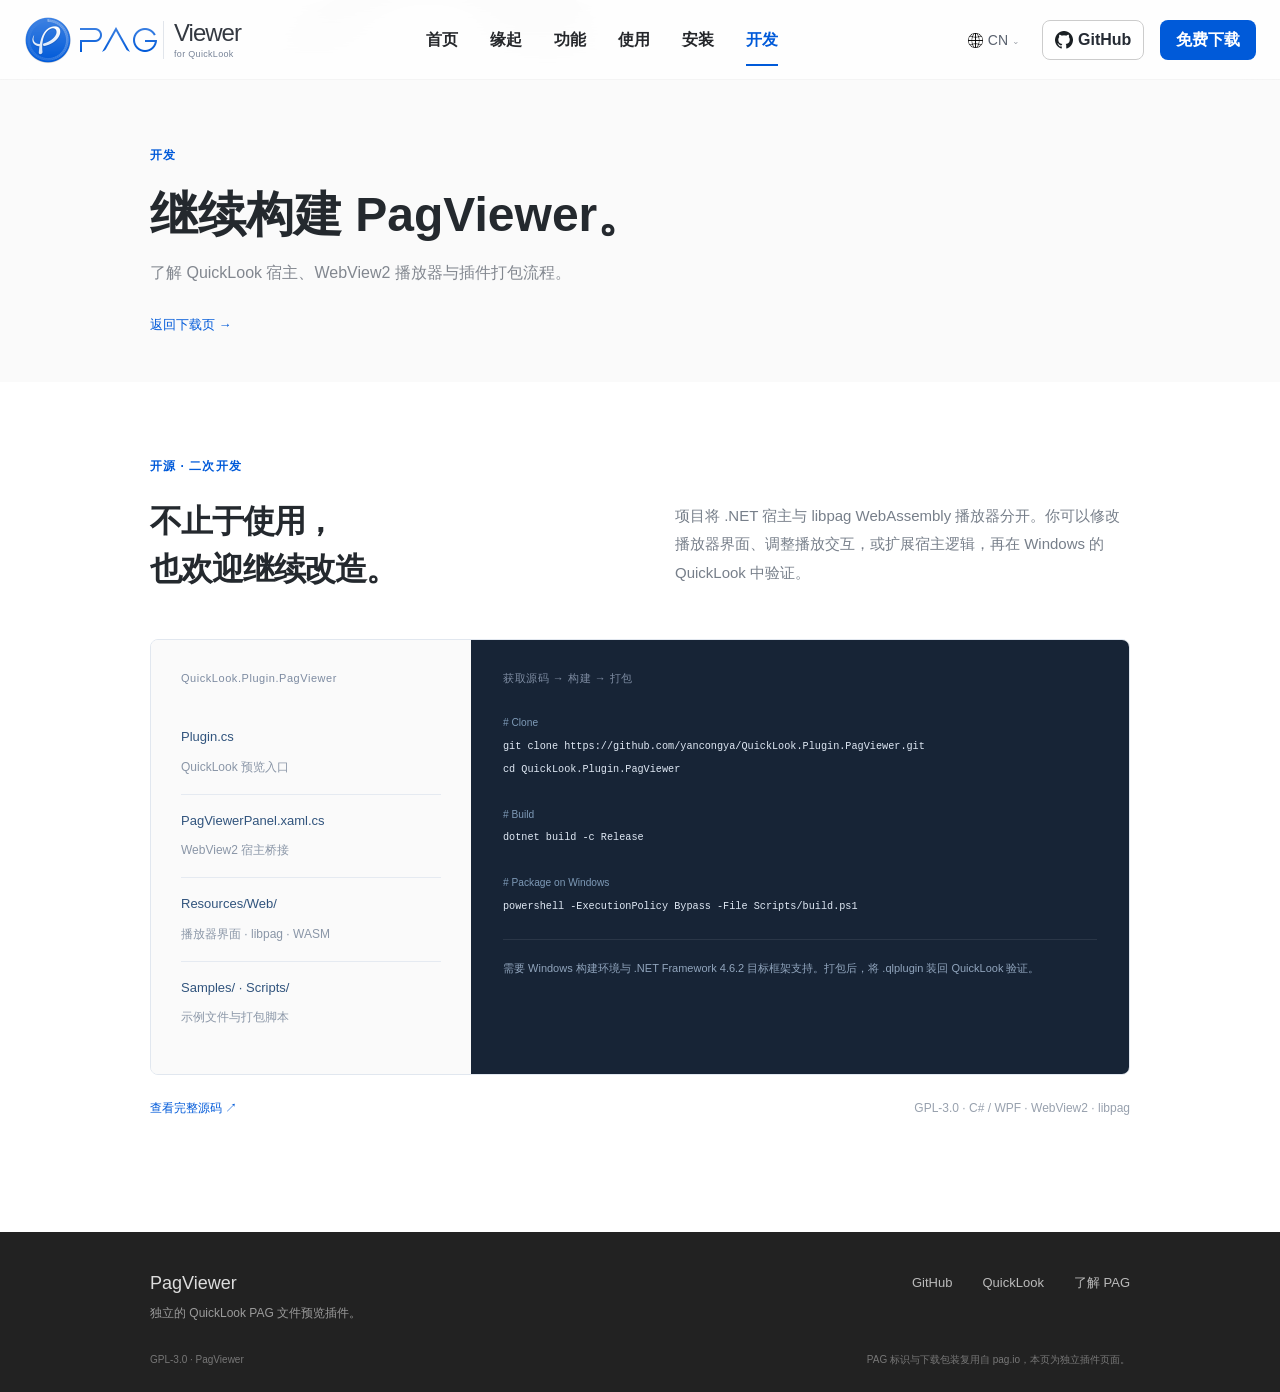
<file: develop.html>
<!doctype html><html lang="zh-CN"><head><meta charset="utf-8"><meta name="viewport" content="width=device-width,initial-scale=1"><meta name="description" content="PagViewer 开源结构、构建和二次开发说明。"><title>开发 · PagViewer</title><link rel="stylesheet" href="./assets/reference/pag.io/css/main.css"><link rel="stylesheet" href="./assets/reference/pag.io/css/pc.css"><link rel="stylesheet" href="./page.css"></head><body class="development-page"><a class="skip-link" href="#content">跳到主要内容</a><div class="fixedHeaderContainer">
  <header class="site-header">
    <a class="site-brand" href="./index.html#top" aria-label="PagViewer 首页"><img src="./assets/reference/pag.io/img/new_official_website/logo.png" width="133" height="48" alt="PAG"><span>Viewer<small>for QuickLook</small></span></a>
    <nav class="desktop-nav" aria-label="主导航"><a href="./index.html#top" data-en="Home">首页</a><a href="./index.html#why" data-en="Why">缘起</a><a href="./index.html#features" data-en="Features">功能</a><a href="./index.html#docs" data-en="Use">使用</a><a href="./index.html#install" data-en="Install">安装</a><a href="./develop.html" class="active" aria-current="page" data-en="Develop">开发</a></nav>
    <div class="header-actions"><button id="language" aria-label="Switch to English" type="button">CN</button><a class="github-link" href="https://github.com/yancongya/QuickLook.Plugin.PagViewer" target="_blank" rel="noopener">GitHub</a><a class="header-cta" href="./index.html#download" data-en="Free download">免费下载</a><button id="menu" aria-label="展开导航" aria-expanded="false" type="button"><span></span><span></span></button></div>
  </header>
</div>
<div class="navPusher" id="content"><main><section class="development-intro"><div class="story-wrap"><span class="section-eyebrow" data-en="DEVELOPMENT">开发</span><h1 data-en="Build on PagViewer.">继续构建 PagViewer。</h1><p data-en="Explore the QuickLook host, the WebView2 player, and the packaging workflow.">了解 QuickLook 宿主、WebView2 播放器与插件打包流程。</p><a href="./index.html#download" data-en="Back to download →">返回下载页 →</a></div></section>  <section class="developer-section" id="dev"><div class="story-wrap">
    <span class="section-eyebrow" data-en="OPEN SOURCE · BUILD YOUR OWN">开源 · 二次开发</span><div class="story-heading"><h2 data-en="A previewer you can make your own.">不止于使用，<br>也欢迎继续改造。</h2><p data-en="Explore the .NET host and libpag WebAssembly player. Modify the web player UI or extend host behavior, then build and test the plugin on Windows.">项目将 .NET 宿主与 libpag WebAssembly 播放器分开。你可以修改播放器界面、调整播放交互，或扩展宿主逻辑，再在 Windows 的 QuickLook 中验证。</p></div>
    <div class="developer-workspace"><div class="source-map"><span class="code-label">QuickLook.Plugin.PagViewer</span><a href="https://github.com/yancongya/QuickLook.Plugin.PagViewer" target="_blank" rel="noopener"><b>Plugin.cs</b><span data-en="QuickLook viewer entry">QuickLook 预览入口</span></a><a href="https://github.com/yancongya/QuickLook.Plugin.PagViewer" target="_blank" rel="noopener"><b>PagViewerPanel.xaml.cs</b><span data-en="WebView2 host bridge">WebView2 宿主桥接</span></a><a href="https://github.com/yancongya/QuickLook.Plugin.PagViewer/tree/master/Resources/Web" target="_blank" rel="noopener"><b>Resources/Web/</b><span data-en="Player UI · libpag · WASM">播放器界面 · libpag · WASM</span></a><a href="https://github.com/yancongya/QuickLook.Plugin.PagViewer" target="_blank" rel="noopener"><b>Samples/ · Scripts/</b><span data-en="Test files and packaging">示例文件与打包脚本</span></a></div><div class="build-terminal"><span class="code-label" data-en="CLONE → BUILD → PACKAGE">获取源码 → 构建 → 打包</span><pre><code><span class="code-comment"># Clone</span>
git clone https://github.com/yancongya/QuickLook.Plugin.PagViewer.git
cd QuickLook.Plugin.PagViewer

<span class="code-comment"># Build</span>
dotnet build -c Release

<span class="code-comment"># Package on Windows</span>
powershell -ExecutionPolicy Bypass -File Scripts/build.ps1</code></pre><p data-en="Requires a Windows build environment and .NET Framework 4.6.2 targeting support. Test the resulting .qlplugin in QuickLook.">需要 Windows 构建环境与 .NET Framework 4.6.2 目标框架支持。打包后，将 .qlplugin 装回 QuickLook 验证。</p></div></div><div class="developer-links"><a href="https://github.com/yancongya/QuickLook.Plugin.PagViewer" target="_blank" rel="noopener" data-en="Explore the source ↗">查看完整源码 ↗</a><span>GPL-3.0 · C# / WPF · WebView2 · libpag</span></div>
  </div></section>
</main><footer class="page-footer"><div class="wrap"><div><strong>PagViewer</strong><p data-en="An independent QuickLook plugin for PAG files.">独立的 QuickLook PAG 文件预览插件。</p></div><div><a href="https://github.com/yancongya/QuickLook.Plugin.PagViewer" target="_blank" rel="noopener">GitHub</a><a href="https://github.com/QL-Win/QuickLook" target="_blank" rel="noopener">QuickLook</a><a href="https://pag.io/" target="_blank" rel="noopener" data-en="About PAG">了解 PAG</a></div></div><div class="wrap footer-fine"><span>GPL-3.0 · PagViewer</span><span data-en="PAG branding and the download package artwork are reused from pag.io. This is an independent plugin.">PAG 标识与下载包装复用自 pag.io，本页为独立插件页面。</span></div></footer></div><script type="module" src="./develop.js"></script></body></html>
</file>
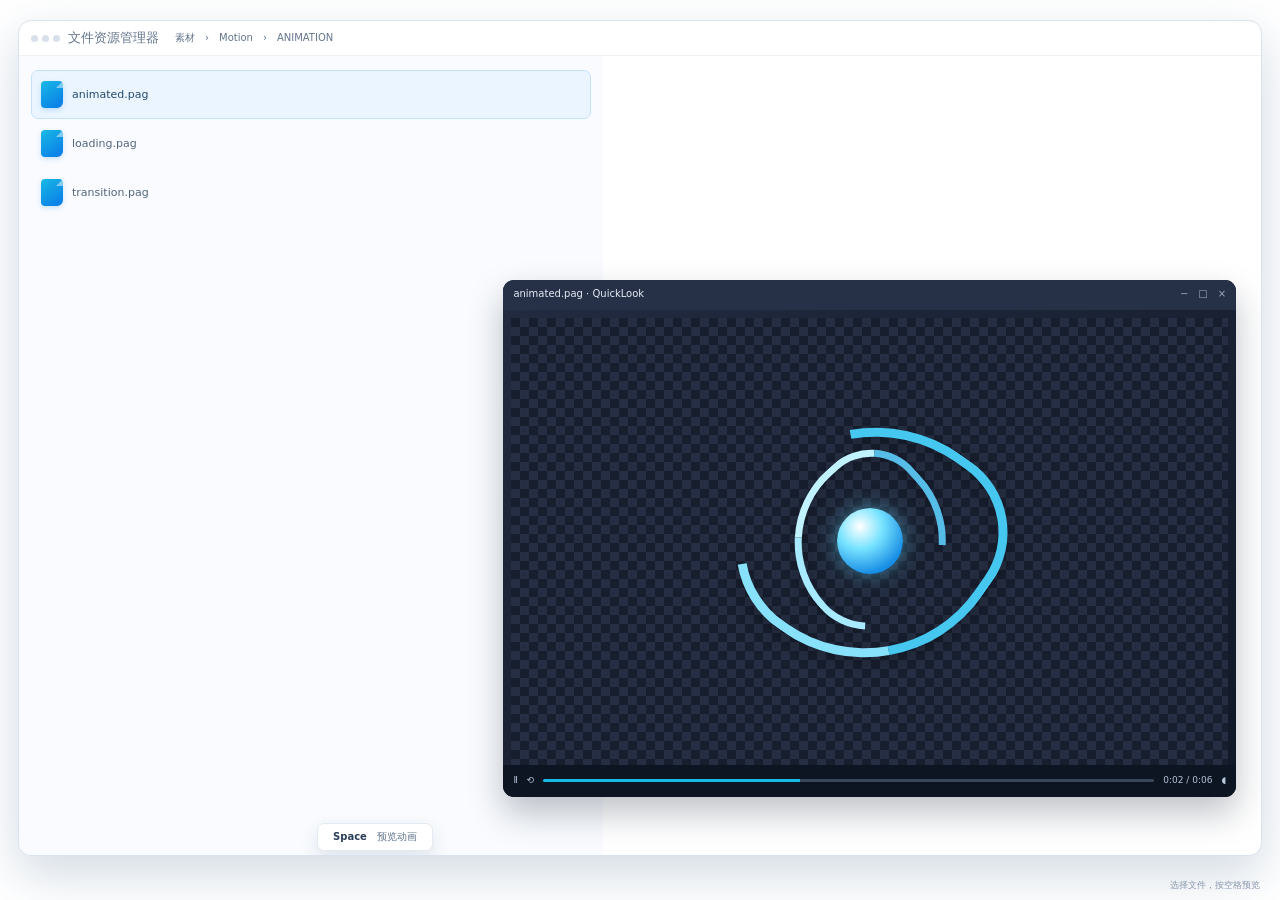
<file: hero-latest.html>
<!doctype html>
<html lang="zh-CN"><head><meta charset="utf-8"><meta name="viewport" content="width=device-width,initial-scale=1"><style>
:root{--accent:#0879e8;--accent2:#19b9e5;--pale:#eaf5ff;--ink:#1c2a3e;--muted:#798ba2;--dark:#111a2a}*{box-sizing:border-box}body{margin:0;background:transparent;font:13px/1.45 "Segoe UI",system-ui,-apple-system,sans-serif;color:var(--ink);user-select:none}.window{position:absolute;inset:20px 18px 44px;border:1px solid #d9e2ed;border-radius:13px;background:#fff;box-shadow:0 18px 50px #1d467333;overflow:hidden;transition:transform .24s,opacity .24s}.bar{height:35px;display:flex;align-items:center;padding:0 12px;gap:8px;color:#63758d;border-bottom:1px solid #edf1f5}.dots{display:flex;gap:4px}.dots i{width:7px;height:7px;border-radius:50%;background:#d7e0eb}.crumb{margin-left:8px;font-size:10px}.files{position:absolute;left:0;top:35px;bottom:0;width:47%;padding:14px 12px;background:#f9fbfe}.row{height:49px;display:flex;align-items:center;gap:9px;padding:0 9px;border:1px solid transparent;border-radius:7px;color:#53657c;font-size:11px;cursor:pointer;transition:background .18s,border-color .18s}.row.selected{background:var(--pale);border-color:#c4e1ff;color:#25496c}.fileicon{width:22px;height:27px;border-radius:4px 4px 6px 4px;background:linear-gradient(145deg,var(--accent2),var(--accent));position:relative;box-shadow:0 2px 5px #157ce933}.fileicon:after{content:"";position:absolute;right:0;top:0;border-left:7px solid transparent;border-bottom:7px solid #ffffff77}.preview{position:absolute;left:39%;right:2%;top:31%;height:62%;min-height:155px;border-radius:11px;overflow:hidden;background:linear-gradient(145deg,#222b40,#111827);box-shadow:0 16px 34px #101a2c44;opacity:0;transform:translate(30px,6px) scale(.96);transition:opacity .28s,transform .32s}.preview.open{opacity:1;transform:none}.pbar{height:30px;background:#263148;color:#e7edf7;display:flex;align-items:center;padding:0 10px;font-size:10px}.pbar span:last-child{margin-left:auto;color:#9baac0}.stage{height:calc(100% - 70px);min-height:112px;margin:8px;background-color:#171e2e;background-image:linear-gradient(45deg,#252e42 25%,transparent 25%),linear-gradient(-45deg,#252e42 25%,transparent 25%),linear-gradient(45deg,transparent 75%,#252e42 75%),linear-gradient(-45deg,transparent 75%,#252e42 75%);background-size:18px 18px;background-position:0 0,0 9px,9px -9px,-9px 0;display:grid;place-items:center;overflow:hidden}.ribbon{width:42%;aspect-ratio:1;position:relative;filter:drop-shadow(0 4px 8px #0005);animation:float 4s ease-in-out infinite}.ribbon:before,.ribbon:after{content:"";position:absolute;inset:9%;border-radius:60% 35% 58% 40%;border:9px solid #45c7ef;border-left-color:transparent;border-bottom-color:#88e1fa;transform:rotate(35deg);animation:spin 7s linear infinite}.ribbon:after{inset:23%;border-width:7px;border-color:#c0f3ff #56bde9 transparent #a7eaff;transform:rotate(-42deg);animation-direction:reverse}.orb{position:absolute;inset:39%;border-radius:50%;background:radial-gradient(circle at 35% 28%,#fff,#78e3ff 35%,#178de4 75%);box-shadow:0 0 20px #6bd5ff99}.controls{position:absolute;bottom:0;left:0;right:0;height:32px;display:flex;align-items:center;gap:9px;padding:0 10px;background:#0d1422;color:#b8c6da;font-size:9px}.track{height:3px;flex:1;border-radius:4px;background:linear-gradient(90deg,var(--accent2) 42%,#3b465b 42%)}.space{position:absolute;left:24%;bottom:4px;padding:6px 15px;border:1px solid #e4eaf1;border-radius:7px;background:#fff;box-shadow:0 7px 17px #32567a22;color:#61758d;font-size:10px;transition:transform .2s}.space kbd{font:600 10px system-ui;color:#293d57}.hint{position:absolute;right:20px;bottom:8px;color:#8898ad;font-size:9px}.window.pulse{animation:pulse .34s ease}.paused *, .paused *:before,.paused *:after{animation-play-state:paused!important}@keyframes spin{to{transform:rotate(395deg)}}@keyframes float{50%{transform:translateY(-5px)}}@keyframes pulse{50%{transform:scale(.985)}}@media(max-width:520px){.window{inset:10px 4px 43px}.files{width:50%;padding:9px 6px}.row{gap:6px;padding:0 5px;font-size:9px;height:43px}.fileicon{width:18px;height:23px}.preview{left:37%;right:1%;top:33%;height:59%;min-height:125px}.bar{height:29px}.crumb{font-size:8px}.stage{min-height:90px}.space{left:20%;bottom:5px;padding:5px 11px}}
</style></head><body><div class="window" id="window"><div class="bar"><span class="dots"><i></i><i></i><i></i></span><span>文件资源管理器</span><span class="crumb">素材　›　Motion　›　ANIMATION</span></div><div class="files"><div class="row selected" id="file"><span class="fileicon"></span><span id="filename">animated.pag</span></div><div class="row"><span class="fileicon"></span><span>loading.pag</span></div><div class="row"><span class="fileicon"></span><span>transition.pag</span></div></div><div class="preview open" id="preview"><div class="pbar"><span id="title">animated.pag · QuickLook</span><span>−　□　×</span></div><div class="stage"><div class="ribbon"><i class="orb"></i></div></div><div class="controls"><span>Ⅱ</span><span>⟲</span><span class="track"></span><span>0:02 / 0:06</span><span>◖</span></div></div><div class="space"><kbd>Space</kbd>　预览动画</div></div><span class="hint">选择文件，按空格预览</span><script>
const isSvga=new URLSearchParams(location.search).get("product")==="svga";if(isSvga){document.documentElement.style.setProperty("--accent","#7739d8");document.documentElement.style.setProperty("--accent2","#c04ae6");document.documentElement.style.setProperty("--pale","#f4eaff");document.getElementById("filename").textContent="animated.svga";document.getElementById("title").textContent="animated.svga · QuickLook"}const win=document.getElementById("window"),preview=document.getElementById("preview"),file=document.getElementById("file");let opened=true;function toggle(phase){if(phase==="down"){opened=!opened;preview.classList.toggle("open",opened);win.classList.remove("pulse");void win.offsetWidth;win.classList.add("pulse")}}file.addEventListener("click",()=>{file.classList.add("selected");preview.classList.add("open");opened=true});window.addEventListener("keydown",e=>{if(e.code==="Space"&&!e.repeat){e.preventDefault();toggle("down")}});window.addEventListener("keyup",e=>{if(e.code==="Space")toggle("up")});window.addEventListener("message",e=>{if(e.origin!==location.origin)return;const d=e.data||{};if(d.type==="hero-key")toggle(d.phase);if(d.type==="motion")document.body.classList.toggle("paused",!!d.paused)});
</script></body></html>
</file>
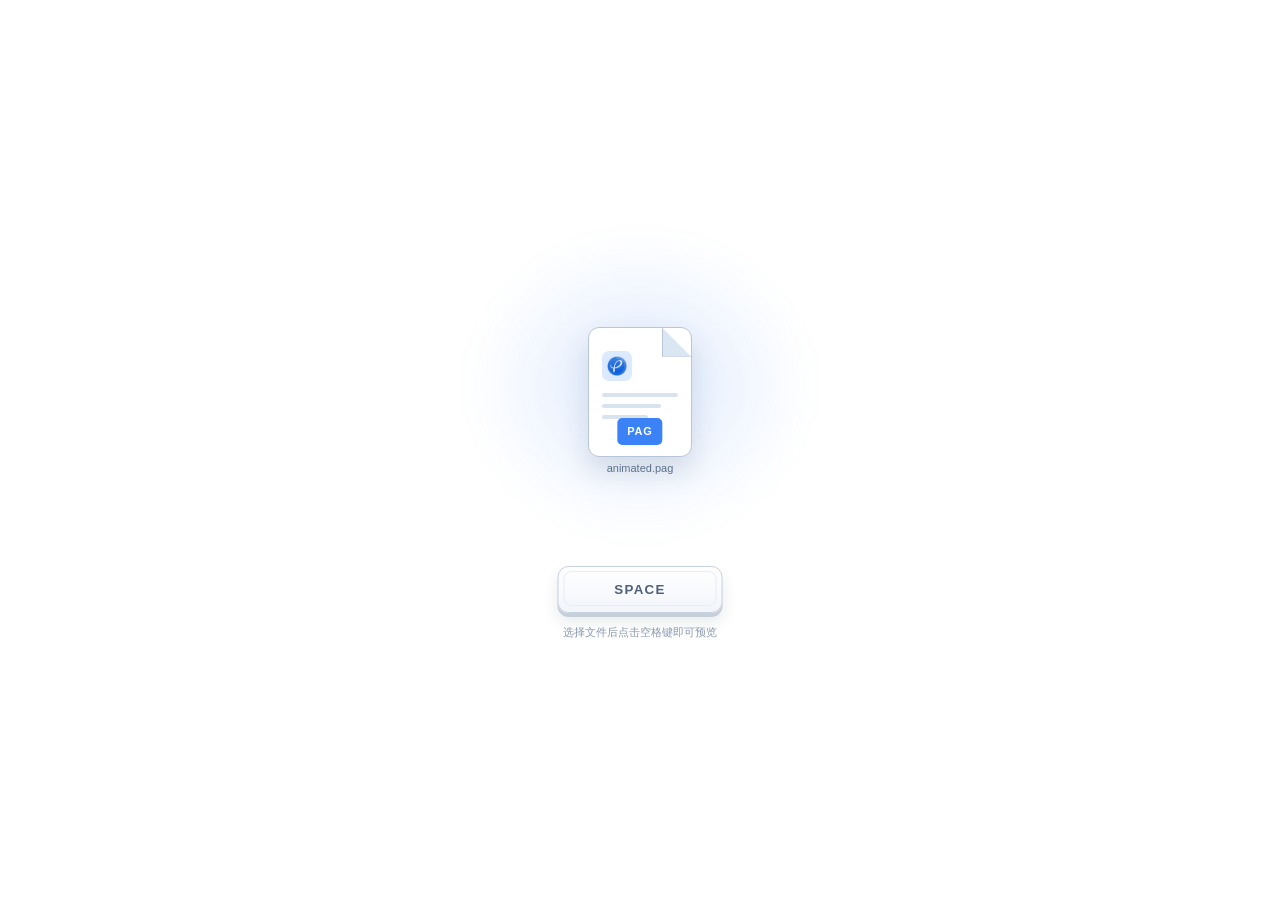
<file: docs/hero-latest.html>
<!doctype html><html lang="zh-CN"><head><meta charset="utf-8"><meta name="viewport" content="width=device-width,initial-scale=1"><base href="./"><title>QuickLook Viewer Hero</title><style>
:root{--blue:#1985ef;--deep:#126dcc;--mint:#33d1ac;--ink:#142033;--muted:#607087;--line:#dbe6f3;--bg:#f4f8ff;--paper:#fff;--night:#10223d;--r:24px;--wrap:1180px;--shadow:0 22px 60px rgb(36 91 148/.12)}@media(prefers-color-scheme:dark){:root{--ink:#edf5ff;--muted:#aab9cb;--line:#263d5b;--bg:#0b1628;--paper:#101f35;--night:#081426;--shadow:0 22px 60px rgb(0 0 0/.28)}}*{box-sizing:border-box}html{scroll-behavior:smooth}body{margin:0;background:var(--bg);color:var(--ink);font:16px/1.65 "Segoe UI",ui-sans-serif,system-ui,-apple-system,"PingFang SC","Microsoft YaHei",sans-serif;-webkit-font-smoothing:antialiased}a{color:inherit;text-decoration:none}button,a{touch-action:manipulation}:focus-visible{outline:3px solid var(--blue);outline-offset:3px}.wrap{width:min(var(--wrap),calc(100% - 40px));margin:auto}.skip{position:absolute;left:-999px;top:0;background:var(--blue);color:#fff;padding:10px 16px;z-index:9}.skip:focus{left:0}
.nav{height:76px;display:flex;align-items:center;justify-content:space-between;gap:24px}.brand{display:flex;align-items:center;gap:11px;font-weight:750;letter-spacing:-.03em;font-size:19px}.brand img{width:35px;height:35px;border-radius:10px}.brand small{font-size:11px;color:var(--muted);font-weight:600;letter-spacing:.04em;border-left:1px solid var(--line);padding-left:11px}.links{display:flex;align-items:center;gap:26px;color:var(--muted);font-size:14px}.links a:hover{color:var(--blue)}.nav-github{border:1px solid var(--line);border-radius:999px;padding:8px 15px;color:var(--ink);font-weight:650}
.hero-shell{overflow:hidden;background:linear-gradient(124deg,#e8f6ff 0%,#f7fbff 52%,#e7f1ff 100%);border-top:1px solid #e2edf9;border-bottom:1px solid #dbe8f7}.hero{min-height:580px;display:grid;grid-template-columns:.9fr 1.1fr;align-items:center;gap:48px;padding:70px 0}.kicker{display:inline-flex;align-items:center;gap:8px;color:var(--deep);font-size:14px;font-weight:700}.kicker i{width:9px;height:9px;border-radius:999px;background:var(--mint);box-shadow:0 0 0 5px rgb(51 209 172/.15)}h1{font-size:clamp(36px,4.5vw,60px);line-height:1.06;letter-spacing:-.065em;margin:18px 0 22px;max-width:18ch}h1 strong{font-weight:800;color:var(--blue)}.hero p{max-width:47ch;margin:0;color:var(--muted);font-size:17px}.actions{display:flex;gap:12px;flex-wrap:wrap;margin-top:31px}.button{min-height:46px;padding:0 20px;display:inline-flex;align-items:center;justify-content:center;gap:8px;border-radius:999px;border:1px solid var(--line);font-weight:700;transition:transform .18s ease,box-shadow .18s ease}.button:hover{transform:translateY(-2px);box-shadow:0 8px 20px rgb(25 133 239/.18)}.primary{background:var(--blue);border-color:var(--blue);color:#fff}.ghost{background:rgb(255 255 255/.7)}.fine{font-size:13px;color:var(--muted);margin-top:16px}
.stage{position:relative;min-height:400px;isolation:isolate}.orbit{position:absolute;width:500px;height:500px;border-radius:50%;left:50%;top:50%;transform:translate(-48%,-50%);background:radial-gradient(circle at 35% 25%,#fff 0 3%,transparent 3.5%),radial-gradient(circle at 75% 67%,rgb(51 209 172/.22) 0 5%,transparent 5.5%),linear-gradient(135deg,rgb(25 133 239/.13),rgb(51 209 172/.18))}.halo{position:absolute;inset:38px;border:1px solid rgb(25 133 239/.2);border-radius:42% 58% 49% 51%/48% 42% 58% 52%;animation:float 8s ease-in-out infinite}.halo.two{inset:76px;border-color:rgb(51 209 172/.38);animation-delay:-3s}.viewer{position:absolute;left:8%;right:8%;top:50%;aspect-ratio:4/3;border-radius:18px;background:#132740;box-shadow:var(--shadow);overflow:hidden;transform:translateY(-50%) rotate(-3deg);border:7px solid #fff}.viewer-top{height:35px;background:#eaf2fb;display:flex;align-items:center;gap:5px;padding:0 13px}.viewer-top b{height:8px;width:8px;border-radius:50%;background:#fc756f}.viewer-top b:nth-child(2){background:#f7bd53}.viewer-top b:nth-child(3){background:#39c58b}.viewer-top span{margin-left:auto;color:#61748c;font-size:11px}.viewer-canvas{height:calc(100% - 35px);display:grid;place-items:center;position:relative;background-color:#1b3859;background-image:linear-gradient(45deg,rgb(255 255 255/.055) 25%,transparent 25%),linear-gradient(-45deg,rgb(255 255 255/.055) 25%,transparent 25%);background-size:24px 24px}.blob{width:166px;height:166px;position:absolute;inset:0;margin:auto;border-radius:45% 55% 57% 43%/40% 49% 51% 60%;background:linear-gradient(135deg,#46d8e7,#2380f6 58%,#7469ee);box-shadow:inset 18px 14px 22px rgb(255 255 255/.25),0 18px 46px rgb(12 116 236/.45);animation:morph 6s ease-in-out infinite}.ring{position:absolute;inset:0;margin:auto;width:235px;height:235px;border:2px solid rgb(255 255 255/.54);border-radius:50%;transform:rotate(25deg) scaleY(.46);animation:spin 8s linear infinite}.spark{position:absolute;width:18px;height:18px;border-radius:6px;background:#64efc8;right:25%;top:26%;box-shadow:0 0 25px #64efc8;animation:bob 2.8s ease-in-out infinite}.viewer-controls{position:absolute;left:0;right:0;bottom:0;height:35px;background:rgb(5 14 28/.76);display:flex;align-items:center;gap:8px;padding:0 12px;color:#dcedff;font-size:11px}.play{width:15px;height:15px;position:relative}.play:after{content:"";position:absolute;left:3px;top:1px;border-left:9px solid #fff;border-top:6px solid transparent;border-bottom:6px solid transparent}.track{height:3px;flex:1;background:rgb(255 255 255/.25);border-radius:999px}.track:before{content:"";display:block;height:100%;width:63%;background:#55ddff;border-radius:inherit}.tag{position:absolute;right:8px;top:45px;padding:9px 12px;border-radius:12px;background:rgb(255 255 255/.91);color:#173554;font-size:12px;font-weight:700;box-shadow:0 12px 22px rgb(40 88 140/.13);animation:bob 3.4s ease-in-out infinite}.tag.bottom{top:auto;right:auto;left:0;bottom:44px;animation-delay:-1.6s}.tag b{color:var(--blue)}
.intro{padding:38px 0;background:var(--paper)}.intro-grid{display:grid;grid-template-columns:repeat(3,1fr)}.intro-item{padding:8px 32px;border-right:1px solid var(--line)}.intro-item:first-child{padding-left:0}.intro-item:last-child{border:0}.intro-item b{display:block;font-size:19px;letter-spacing:-.03em}.intro-item span{display:block;margin-top:4px;color:var(--muted);font-size:14px}section.block{padding:110px 0}.eyeline{display:inline-block;color:var(--deep);font-size:13px;font-weight:800;letter-spacing:.06em;text-transform:uppercase}.heading{max-width:620px;margin:12px 0 0;font-size:clamp(31px,4vw,48px);line-height:1.17;letter-spacing:-.055em}.bodycopy{max-width:560px;color:var(--muted);font-size:17px}.split{display:grid;grid-template-columns:1fr 1fr;align-items:center;gap:80px}.plate{min-height:370px;border-radius:var(--r);position:relative;overflow:hidden;background:linear-gradient(140deg,#e4f6ff,#d9e9ff);border:1px solid #cbe1f7}.plate.dark{background:linear-gradient(140deg,#143457,#11213d)}.plate-grid{position:absolute;inset:0;background:linear-gradient(rgb(255 255 255/.45) 1px,transparent 1px),linear-gradient(90deg,rgb(255 255 255/.45) 1px,transparent 1px);background-size:44px 44px;mask-image:linear-gradient(to bottom,#000,transparent)}.frame{position:absolute;background:#fff;border-radius:15px;box-shadow:0 18px 40px rgb(17 89 159/.17)}.frame.main{inset:55px 54px 45px}.frame.main:before{content:"";display:block;height:28px;border-bottom:1px solid #e4edf7;background:#f5f9fd;border-radius:15px 15px 0 0}.mini-play{position:absolute;left:50%;top:53%;width:76px;height:76px;border-radius:50%;transform:translate(-50%,-50%);background:var(--blue);box-shadow:0 15px 28px rgb(25 133 239/.28)}.mini-play:after{content:"";position:absolute;left:30px;top:22px;border-left:27px solid #fff;border-top:16px solid transparent;border-bottom:16px solid transparent}.bar{height:5px;position:absolute;left:25px;right:25px;bottom:23px;border-radius:5px;background:#d9e9f7}.bar:before{content:"";display:block;height:100%;width:48%;background:var(--mint);border-radius:inherit}.float-card{position:absolute;right:20px;bottom:28px;width:148px;padding:14px;background:#fff;border-radius:14px;box-shadow:0 15px 35px rgb(17 89 159/.18);font-size:12px;color:#63748a}.float-card b{display:block;color:#152c48;font-size:14px;margin-bottom:5px}.controls-art{position:absolute;inset:0;display:grid;place-items:center}.control-row{width:76%;display:flex;align-items:center;justify-content:space-between;padding:17px 21px;border-radius:14px;background:rgb(255 255 255/.1);border:1px solid rgb(255 255 255/.17);color:#eaf6ff;backdrop-filter:blur(8px)}.control-row+.control-row{margin-top:13px}.control-icon{width:37px;height:37px;border-radius:10px;background:rgb(72 199 241/.2);display:grid;place-items:center;color:#79e7ff;font-weight:800}.slider{height:4px;width:45%;border-radius:4px;background:rgb(255 255 255/.24)}.slider:before{content:"";display:block;width:62%;height:100%;background:#70e9ca;border-radius:inherit}.copy-list{display:grid;gap:17px;margin-top:28px}.copy-list div{display:flex;gap:13px;align-items:flex-start}.copy-list i{display:grid;place-items:center;flex:0 0 25px;width:25px;height:25px;border-radius:9px;background:rgb(25 133 239/.12);color:var(--blue);font-style:normal;font-weight:800;font-size:13px}.copy-list b{display:block;font-size:16px}.copy-list span{display:block;color:var(--muted);font-size:14px;margin-top:2px}
.feature-zone{background:var(--paper);border-top:1px solid var(--line);border-bottom:1px solid var(--line)}section.block.feature-zone{padding-bottom:230px}.feature-head{display:flex;justify-content:space-between;align-items:end;gap:28px}.feature-head .bodycopy{margin:0}.feature-grid{display:grid;grid-template-columns:1.1fr .9fr .9fr;gap:18px;margin-top:45px}.feature{min-height:250px;padding:28px;border:1px solid var(--line);border-radius:var(--r);background:var(--bg);display:flex;flex-direction:column;justify-content:space-between}.feature.large{background:linear-gradient(145deg,#1c8cf3,#216bdd);border:0;color:#fff}.feature h3{font-size:22px;line-height:1.22;letter-spacing:-.04em;margin:0}.feature p{margin:10px 0 0;color:var(--muted);font-size:14px}.feature.large p{color:rgb(255 255 255/.78)}.visual{position:relative;margin-top:20px}.checker:after{content:"";position:absolute;width:55px;height:55px;border-radius:18px 30px 22px 35px;background:linear-gradient(135deg,#5adfca,#498bea);left:calc(50% - 27px);top:15px}.export{height:88px;border-radius:14px;background:rgb(255 255 255/.13);border:1px solid rgb(255 255 255/.2);padding:13px;display:flex;align-items:center;gap:11px}.file-mark{width:36px;height:44px;border-radius:8px;background:#fff;color:#237add;display:grid;place-items:center;font-weight:900;font-size:11px}.export small{color:rgb(255 255 255/.74);display:block}.export b{font-size:14px}
.install{padding:108px 0}.install-top{text-align:center}.install-top .heading{margin-inline:auto}.install-top .bodycopy{margin:16px auto 0}.steps{display:grid;grid-template-columns:repeat(4,1fr);gap:14px;margin-top:51px}.step{padding:24px;border-radius:19px;background:var(--paper);border:1px solid var(--line);min-height:186px}.step-n{display:block;color:var(--blue);font-weight:800;font-size:13px}.step h3{margin:19px 0 7px;font-size:18px;letter-spacing:-.035em}.step p{margin:0;color:var(--muted);font-size:14px}.install-cta{display:flex;justify-content:center;gap:12px;flex-wrap:wrap;margin-top:35px}.requirements{margin-top:44px;padding:21px 24px;display:flex;align-items:center;justify-content:space-between;gap:22px;border-top:1px solid var(--line);border-bottom:1px solid var(--line);color:var(--muted);font-size:14px}.requirements b{color:var(--ink)}footer{padding:40px 0 48px;background:var(--paper);border-top:1px solid var(--line)}.foot{display:flex;align-items:center;gap:10px 20px;flex-wrap:wrap;justify-content:space-between;color:var(--muted);font-size:13px}.foot a{color:var(--deep);font-weight:700}
@keyframes float{50%{transform:translate(-48%,-50%) rotate(12deg) scale(1.04)}}@keyframes morph{50%{border-radius:59% 41% 39% 61%/54% 38% 62% 46%;transform:scale(1.08) rotate(14deg)}}@keyframes spin{to{transform:rotate(385deg) scaleY(.46)}}@keyframes bob{50%{transform:translateY(-10px)}}@media(max-width:850px){.links a:not(.nav-github){display:none}.hero{grid-template-columns:1fr;padding:55px 0 42px}.stage{min-height:330px;max-width:570px;width:100%;margin:auto}.split{grid-template-columns:1fr;gap:38px}.split.reverse .plate{order:2}.feature-grid{grid-template-columns:1fr 1fr}.feature.large{grid-column:span 2}.steps{grid-template-columns:1fr 1fr}.intro-item{padding:8px 18px}.intro-item:first-child{padding-left:0}}@media(max-width:560px){.wrap{width:min(100% - 32px,var(--wrap))}.nav{height:67px}.brand small{display:none}.nav-github{padding:7px 12px}.hero{min-height:0}.hero p{font-size:16px}.stage{min-height:230px}.orbit{width:280px;height:280px}.halo{inset:22px}.viewer{left:26%;right:26%;top:50%;aspect-ratio:4/3;transform:translateY(-50%) rotate(-3deg);border-width:5px}.ring{width:150px;height:150px}.blob{width:104px;height:104px}.spark{width:13px;height:13px}.tag{display:none}.intro-grid,.feature-grid,.steps{grid-template-columns:1fr}.intro-item{padding:0;border:0}.feature-head{display:block}.feature.large{grid-column:auto}.requirements,.foot{align-items:flex-start;flex-direction:column}.plate{min-height:310px}section.block,.install{padding:76px 0}section.block.feature-zone{padding-bottom:150px}}@media(max-width:400px){.stage{min-height:190px}.orbit{width:230px;height:230px}.halo{inset:14px}.viewer{left:28%;right:28%;border-width:4px;border-radius:12px}.ring{width:108px;height:108px}.blob{width:74px;height:74px}.spark{width:11px;height:11px}}@media(prefers-reduced-motion:reduce){html{scroll-behavior:auto}*,*:before,*:after{animation-duration:.001ms!important;animation-iteration-count:1!important;scroll-behavior:auto!important}}
.reveal{opacity:0;transform:translateY(28px);transition:opacity .7s cubic-bezier(.16,1,.3,1),transform .7s cubic-bezier(.16,1,.3,1)}.reveal.in{opacity:1;transform:none}.button,.feature,.step,.intro-item{transition:transform .25s cubic-bezier(.16,1,.3,1),box-shadow .25s ease,border-color .25s ease}.feature:hover,.step:hover{transform:translateY(-7px);border-color:rgb(25 133 239/.45);box-shadow:0 18px 35px rgb(25 85 145/.12)}.intro-item:hover b{color:var(--blue)}.viewer{transition:transform .55s cubic-bezier(.16,1,.3,1),box-shadow .55s ease}.stage:hover .viewer{transform:translateY(-50%) rotate(0) translateY(-9px) scale(1.03);box-shadow:0 35px 74px rgb(24 86 150/.23)}.stage:hover .tag{animation-play-state:paused}.plate.dark{background:radial-gradient(circle at 50% 38%,#2e83d6 0 2%,#193c68 24%,#0d1f39 66%)}.plate.dark:before{content:"";position:absolute;z-index:0;width:148px;height:148px;left:calc(50% - 74px);top:48px;background:url('assets/quicklook-icon.png') center/contain no-repeat;filter:drop-shadow(0 18px 25px rgb(0 0 0/.32));transition:transform .45s cubic-bezier(.16,1,.3,1)}.plate.dark:hover:before{transform:translateY(-10px) rotate(-7deg) scale(1.06)}.controls-art{align-items:end;padding-bottom:36px}.controls-art>div{width:82%;display:grid;grid-template-columns:repeat(3,1fr);gap:10px}.control-row{width:auto;min-height:102px;display:flex;flex-direction:column;justify-content:center;align-items:flex-start;padding:13px;border-radius:16px;background:linear-gradient(135deg,rgb(255 255 255/.17),rgb(255 255 255/.06));transition:transform .25s ease,background .25s ease}.control-row+.control-row{margin-top:0}.control-row:hover{transform:translateY(-8px);background:linear-gradient(135deg,rgb(51 209 172/.3),rgb(84 168 255/.2))}.control-row .slider{width:100%}.control-icon{width:29px;height:29px}.control-row span:last-child{font-size:11px}.download-stage{position:relative;z-index:1;background:#172231;color:#fff;padding:0 0 82px}.download-stage:before{content:"";position:absolute;inset:0;background:radial-gradient(circle at 50% 14%,rgb(36 125 232/.38),transparent 23%),linear-gradient(90deg,rgb(255 255 255/.035) 1px,transparent 1px),linear-gradient(rgb(255 255 255/.025) 1px,transparent 1px);background-size:auto,44px 44px,44px 44px;mask-image:linear-gradient(to bottom,#000,transparent)}.download-wrap{position:relative;width:min(980px,calc(100% - 40px));margin:auto;text-align:center;border-bottom:1px solid rgb(255 255 255/.16);padding:1px 0 70px}.package-crop{width:min(420px,73vw);overflow:visible;margin:-190px auto -12px}.package{display:block;width:100%;height:auto;margin:0;filter:drop-shadow(0 20px 18px rgb(0 0 0/.38)) drop-shadow(0 0 1.2px rgb(173 216 255/.55));transform-origin:center;transition:transform .5s cubic-bezier(.16,1,.3,1),filter .5s ease}.download-stage:hover .package{transform:translateY(-12px) rotate(-1deg);filter:drop-shadow(0 34px 26px rgb(0 0 0/.45)) drop-shadow(0 0 1.2px rgb(200 230 255/.7))}.download-stage h2{font-size:clamp(34px,4vw,48px);letter-spacing:-.05em;margin:0 0 12px}.download-stage p{margin:0 auto 28px;max-width:47ch;color:rgb(255 255 255/.68)}.download-buttons{display:flex;justify-content:center;gap:14px;flex-wrap:wrap}.download-button{min-width:228px;min-height:62px;border-radius:11px;background:#fff;color:#1e2b3a;display:inline-flex;align-items:center;justify-content:center;gap:11px;font-weight:750;box-shadow:0 12px 22px rgb(0 0 0/.15);transition:transform .22s ease,box-shadow .22s ease}.download-button:hover{transform:translateY(-5px);box-shadow:0 20px 32px rgb(0 0 0/.3)}.download-button img{width:27px;height:27px;border-radius:7px}.download-button .win{font-size:25px;line-height:1;color:#2181e9}.download-note{margin-top:24px!important;font-size:13px}.install{display:none}body{color-scheme:light}@media(prefers-color-scheme:dark){:root{--ink:#142033;--muted:#607087;--line:#dbe6f3;--bg:#f4f8ff;--paper:#fff;--night:#10223d;--shadow:0 22px 60px rgb(36 91 148/.12)}}@media(max-width:560px){.controls-art>div{width:88%;gap:7px}.control-row{min-height:86px;padding:10px}.package-crop{margin:-110px auto -9px}.download-stage{padding-bottom:48px}.download-wrap{padding-bottom:46px}.download-button{min-width:min(100%,280px)}}
/* PAG-style restraint: one bright canvas, squared content surfaces, and no decorative glass system. */
:root{--r:8px}.feature,.step,.plate,.frame,.float-card{border-radius:8px}.feature-grid{gap:0;border:1px solid var(--line);border-radius:8px;overflow:hidden}.feature{border:0;border-right:1px solid var(--line);box-shadow:none}.feature:last-child{border-right:0}.feature:hover,.step:hover{box-shadow:none;transform:translateY(-3px)}.intro-item{padding-top:14px;padding-bottom:14px}.plate{box-shadow:none}.button,.download-button{border-radius:8px}.download-stage{background:#202020}.download-stage:before{opacity:.45}.download-wrap{width:min(980px,calc(100% - 40px))}.eyeline{letter-spacing:.02em}.heading{letter-spacing:-.04em}
/* Follow-up: single light document surface, full download package, and an animated playback proof. */
.plate.dark{background:linear-gradient(145deg,#e8f5ff,#f8fbff);border-color:#cfe2f5}.plate.dark:before{filter:drop-shadow(0 14px 22px rgb(31 119 211/.18))}.control-row{background:#fff;color:#183656;border-color:#c9def1;box-shadow:0 8px 18px rgb(37 109 177/.08)}.control-row:hover{background:#eef8ff}.control-icon{background:#e1f2ff;color:#1678d0}.slider{background:#d4e6f5}.slider:before{background:#27bca2}.package-crop{height:auto}.feature.large .export{position:relative;overflow:hidden;background:linear-gradient(105deg,rgb(255 255 255/.14),rgb(255 255 255/.3),rgb(255 255 255/.14));background-size:220% 100%;animation:playback-sheen 2.5s linear infinite}.feature.large .export:after{content:"";position:absolute;left:-16%;bottom:10px;width:12px;height:12px;border-radius:50%;background:#64efc8;box-shadow:0 0 0 7px rgb(100 239 200/.22);animation:playback-progress 3.2s linear infinite}.feature.large .file-mark{animation:playback-bounce 1.5s ease-in-out infinite}.quicklook-links{display:flex;gap:18px;margin-top:16px;flex-wrap:wrap}.quicklook-link{display:inline-flex;align-items:center;gap:7px;color:var(--deep);font-size:14px;font-weight:750}.quicklook-link img{width:20px;height:20px;border-radius:5px}@keyframes playback-sheen{to{background-position:-220% 0}}@keyframes playback-progress{to{transform:translateX(330px)}}@keyframes playback-bounce{50%{transform:translateY(-5px)}}@media(max-width:560px){.package-crop{height:auto}.feature.large .export:after{animation-name:playback-progress-mobile}}@keyframes playback-progress-mobile{to{transform:translateX(220px)}}
.star-float{animation:star-float 3.6s ease-in-out infinite}
@keyframes star-float{50%{transform:translateY(-5px)}}
.bg-cycler{animation:bg-cycle 4.8s ease-in-out infinite}
@keyframes bg-cycle{0%,26%{transform:translateX(0)}33%,59%{transform:translateX(92px)}66%,92%{transform:translateX(184px)}100%{transform:translateX(0)}}
.bg-mode-checker{animation:bg-mode-checker 4.8s ease-in-out infinite}
.bg-mode-white{animation:bg-mode-white 4.8s ease-in-out infinite}
.bg-mode-black{animation:bg-mode-black 4.8s ease-in-out infinite}
@keyframes bg-mode-checker{0%,26%{opacity:1}33%,100%{opacity:0}}
@keyframes bg-mode-white{0%,26%{opacity:0}33%,59%{opacity:1}66%,100%{opacity:0}}
@keyframes bg-mode-black{0%,59%{opacity:0}66%,92%{opacity:1}94%,100%{opacity:0}}
.grid-pan{animation:grid-pan 6s ease-in-out infinite}
@keyframes grid-pan{0%,100%{transform:translate(0,0)}50%{transform:translate(10px,-7px)}}
.zoom-pulse{transform-box:fill-box;transform-origin:center;animation:zoom-pulse 3.4s ease-in-out infinite}
@keyframes zoom-pulse{50%{transform:scale(1.18)}}
.mag-scan{animation:mag-scan 6s ease-in-out infinite}
@keyframes mag-scan{0%{transform:translate(40px,50px)}25%{transform:translate(112px,70px)}50%{transform:translate(204px,52px)}75%{transform:translate(132px,74px)}100%{transform:translate(40px,50px)}}
.install-steps{margin-top:54px;text-align:center}.install-steps h3{font-size:19px;font-weight:800;margin:0 0 22px;color:#fff}.steps-3{list-style:none;display:grid;grid-template-columns:repeat(3,1fr);gap:16px;max-width:780px;margin:0 auto;padding:0;text-align:left}.steps-3 li{display:flex;gap:13px;align-items:flex-start;background:rgba(255,255,255,.06);border:1px solid rgba(255,255,255,.12);border-radius:15px;padding:18px 18px 16px}.steps-3 .num{flex:0 0 auto;width:26px;height:26px;border-radius:50%;background:var(--blue);color:#fff;font-weight:800;font-size:13px;display:grid;place-items:center}.steps-3 b{display:block;font-size:14.5px;color:#fff;margin-bottom:5px}.steps-3 p{margin:0;font-size:13px;line-height:1.55;color:rgba(255,255,255,.72)}.steps-3 code{background:rgba(255,255,255,.12);padding:1px 6px;border-radius:5px;font-size:12px;color:#cfe4ff}.steps-3 a{color:#7cc1ff}.steps-3 kbd{background:rgba(255,255,255,.16);border:1px solid rgba(255,255,255,.22);border-bottom-width:2px;border-radius:5px;padding:0 6px;font-size:12px;color:#fff;font-family:inherit}@media(max-width:560px){.steps-3{grid-template-columns:1fr;max-width:420px}}.demo{padding:92px 0;text-align:center;background:linear-gradient(180deg,var(--paper),#eef4fb);border-bottom:1px solid var(--line)}.demo h2{font-size:30px;font-weight:850;letter-spacing:-.01em;margin:0}.demo .bodycopy{margin:14px auto 0;max-width:620px;font-size:15.5px;line-height:1.6;color:var(--muted)}.demo .bodycopy code{background:rgba(25,133,239,.1);color:var(--deep);padding:1px 7px;border-radius:6px;font-size:14px}.demo-frame{position:relative;max-width:880px;margin:38px auto 0;border-radius:20px;overflow:hidden;box-shadow:0 30px 70px rgb(18 52 92/.18);background:#0c1622;aspect-ratio:5/3}.demo-frame video{width:100%;height:100%;display:block;object-fit:cover}@media(max-width:560px){.demo{padding:64px 0}.demo h2{font-size:24px}.demo-frame{border-radius:14px;margin-top:28px}}.dev{padding:88px 0;background:var(--paper);border-bottom:1px solid var(--line);text-align:center}.dev h2{font-size:28px;font-weight:850;letter-spacing:-.01em;margin:0}.dev .bodycopy{margin:14px auto 0;max-width:640px;font-size:15px;line-height:1.6;color:var(--muted)}.dev-grid{display:grid;grid-template-columns:repeat(3,1fr);gap:16px;max-width:980px;margin:40px auto 0;text-align:left}.dev-card{background:#fff;border:1px solid var(--line);border-radius:8px;padding:22px 20px;box-shadow:0 10px 30px rgb(18 52 92/.06);transition:transform .25s cubic-bezier(.16,1,.3,1),box-shadow .25s ease,border-color .25s ease;overflow:hidden}.dev-card:hover{transform:translateY(-3px);border-color:rgb(25 133 239/.45);box-shadow:0 18px 35px rgb(25 85 145/.12)}.dev-card h3{font-size:15px;font-weight:800;margin:0 0 12px;color:var(--deep)}.dev-card ul{margin:0;padding-left:18px;color:var(--muted);font-size:13.5px;line-height:1.75}.dev-card pre{margin:0;background:#0c1622;border-radius:8px;padding:14px 15px;overflow-x:auto;-webkit-overflow-scrolling:touch}.dev-card pre code{color:#d6e6ff;font-family:ui-monospace,SFMono-Regular,Menlo,Consolas,monospace;font-size:12.5px;line-height:1.6;white-space:pre-wrap;word-break:break-all}.dev-card .hint{margin:12px 0 0;font-size:12.5px;color:var(--muted);line-height:1.55}.dev-card code,.dev-card .hint code{background:rgba(25,133,239,.1);color:var(--deep);padding:1px 6px;border-radius:5px;font-size:12.5px;word-break:break-all}.dev-tree{max-width:680px;margin:24px auto 0;text-align:left}.dev-tree h3{font-size:15px;font-weight:800;margin:0 0 12px;color:var(--deep);text-align:center}.dev-tree pre{margin:0;background:#0c1622;border-radius:8px;padding:18px 20px;overflow-x:auto;-webkit-overflow-scrolling:touch}.dev-tree pre code{color:#d6e6ff;font-family:ui-monospace,SFMono-Regular,Menlo,Consolas,monospace;font-size:12.5px;line-height:1.75;white-space:pre}.dev-link{margin-top:28px}.dev-link a{color:var(--blue);font-weight:700;font-size:14.5px;transition:opacity .2s}.dev-link a:hover{opacity:.75}@media(max-width:850px){.dev-grid{grid-template-columns:1fr 1fr;max-width:600px}}@media(max-width:560px){.dev{padding:64px 0}.dev h2{font-size:24px}.dev .bodycopy{font-size:14px}.dev-grid{grid-template-columns:1fr;max-width:480px}.dev-card{padding:18px 16px}.dev-card pre{padding:12px 13px}.dev-card pre code{font-size:11.5px}.dev-tree pre{padding:14px 16px}.dev-tree pre code{font-size:11px}}@media(max-width:400px){.dev{padding:52px 0}.dev h2{font-size:21px}.dev-card{padding:16px 14px}.dev-card h3{font-size:14px}.dev-card ul{font-size:12.5px}.dev-card pre code{font-size:10.5px}}.pain{padding:80px 0;background:linear-gradient(180deg,#eef4fb,var(--paper));border-bottom:1px solid var(--line);text-align:center}.pain .kicker{margin-bottom:10px}.pain h2{font-size:28px;font-weight:850;letter-spacing:-.01em;margin:0}.pain .lead{margin:10px auto 0;max-width:640px;font-size:15px;line-height:1.65;color:var(--muted)}.pain .lead code{background:rgba(25,133,239,.1);color:var(--deep);padding:1px 7px;border-radius:6px;font-size:13.5px}.pain-list{max-width:640px;margin:32px auto 0;text-align:left}.pain-row{display:flex;align-items:center;justify-content:space-between;gap:16px;padding:14px 0;border-bottom:1px solid var(--line);transition:transform .22s ease,padding-left .22s ease}.pain-row:hover{padding-left:6px}.pain-row:hover .pain-left b{color:var(--blue)}.pain-row:last-child{border-bottom:0}.pain-left b{display:block;font-size:14px;color:var(--ink);font-weight:800;line-height:1.3;transition:color .22s ease}.pain-left span{display:block;font-size:13px;color:var(--muted);line-height:1.5;margin-top:3px}.pain-row a{flex:0 0 auto;font-size:13px;font-weight:700;color:var(--blue);white-space:nowrap}.pain-turn{max-width:640px;margin:36px auto 0;display:flex;align-items:flex-start;gap:18px;background:var(--blue);color:#fff;border-radius:8px;padding:24px 24px;text-align:left;transition:transform .25s cubic-bezier(.16,1,.3,1),box-shadow .25s ease}.pain-turn:hover{transform:translateY(-3px);box-shadow:0 18px 40px rgb(18 86 150/.25)}.pain-turn-icon{flex:0 0 auto;width:44px;height:44px;border-radius:8px;background:rgba(255,255,255,.15);display:grid;place-items:center;font-size:22px;font-weight:700;line-height:1}.pain-turn-text p{margin:0;font-size:14px;line-height:1.7}.pain-so{margin-top:10px!important}.pain-so strong{color:#fff;font-weight:800}.pain-pre{margin-top:10px!important;font-size:12.5px;opacity:.85}@media(max-width:900px){.pain h2{font-size:26px}}@media(max-width:480px){.pain{padding:56px 0}.pain h2{font-size:22px}.pain-left b{font-size:13px}.pain-left span{font-size:12px}.pain-turn{flex-direction:column;gap:12px}.pain-turn-icon{width:36px;height:36px;font-size:18px}.pain-turn-text p{font-size:13px}}@media(max-width:360px){.pain-left b{font-size:12.5px}.pain-left span{font-size:11.5px}}

/* hero morph demo (from 2222.html, namespaced .pm-demo) */
.pm-demo[data-mode=pag]{--accent:#3b82f6;--soft:#dbeafe;--deep:#1d4ed8;--bg:#f4f8ff;--tint:rgba(59,130,246,.17)}
.pm-demo[data-mode=svga]{--accent:#9b5de5;--soft:#f3e8ff;--deep:#7e22ce;--bg:#fbf7ff;--tint:rgba(155,93,229,.18)}
.pm-demo{position:relative;width:min(520px,100%);height:407px;isolation:isolate;overflow:visible}
.pm-demo .aura{position:absolute;width:350px;height:310px;max-width:90vw;left:50%;top:138px;transform:translate(-50%,-50%);background:radial-gradient(ellipse,var(--tint),transparent 70%);pointer-events:none;filter:blur(12px);z-index:0;transition:opacity .3s}
.pm-demo.holding .aura{opacity:1.6}
.pm-demo .artifact{position:absolute;left:50%;top:145px;width:104px;height:130px;transform:translate(-50%,-50%);border-radius:11px;z-index:4;cursor:pointer;outline:none;will-change:width,height,border-radius,background-color,box-shadow;overflow:visible;background:#fff;border:1px solid #b7c7d9;box-shadow:0 14px 28px #17335122;transition:box-shadow .26s,background-color .26s}
.pm-demo .artifact:not(.opened):not(.morphing):hover,.pm-demo .artifact:not(.opened):not(.morphing):focus-visible{box-shadow:0 23px 42px #17335135,0 0 0 9px var(--tint)}
.pm-demo .artifact:not(.opened):not(.morphing):hover .page-content,.pm-demo .artifact:not(.opened):not(.morphing):focus-visible .page-content{transform:translateY(-5px)}
.pm-demo .artifact:not(.opened):not(.morphing):hover .page-fold{transform:translate(-2px,2px) rotate(-5deg)}
.pm-demo.holding .artifact{box-shadow:0 22px 35px #17335134,0 0 0 11px var(--tint)}
.pm-demo .page-content{position:absolute;inset:0;overflow:hidden;border-radius:inherit;pointer-events:none;transition:transform .28s cubic-bezier(.2,.8,.2,1);z-index:2}
.pm-demo .page-fold{position:absolute;right:0;top:0;width:29px;height:29px;background:#dbe6f3;clip-path:polygon(0 0,100% 100%,0 100%);transition:transform .28s ease}
.pm-demo .page-fold:after{content:'';position:absolute;inset:0;border-left:1px solid #b7c7d9;border-bottom:1px solid #b7c7d9}
.pm-demo .file-mark{position:absolute;left:13px;top:23px;width:30px;height:30px;border-radius:7px;background:var(--soft);color:var(--accent);display:grid;place-items:center;font-size:18px;font-weight:800}
.pm-demo .lines{position:absolute;top:65px;left:13px;right:13px;display:grid;gap:7px}
.pm-demo .lines i{display:block;height:4px;border-radius:4px;background:#d9e3ee}
.pm-demo .lines i:nth-child(2){width:78%}
.pm-demo .lines i:nth-child(3){width:60%}
.pm-demo .type{position:absolute;left:50%;bottom:11px;transform:translateX(-50%);color:white;font-size:11px;font-weight:800;letter-spacing:.07em;background:var(--accent);padding:4px 10px;border-radius:5px}
.pm-demo .viewer-content{position:absolute;inset:0;overflow:hidden;border-radius:inherit;opacity:0;pointer-events:none;z-index:1}
.pm-demo .viewer-head{height:38px;background:#1b293e;display:flex;align-items:center;gap:6px;padding:0 14px}
.pm-demo .dot{width:9px;height:9px;border-radius:50%;background:#ff655f}
.pm-demo .dot:nth-child(2){background:#ffc34e}
.pm-demo .dot:nth-child(3){background:#36c978}
.pm-demo .filename{font-size:11px;margin-left:10px;color:#a4b6cc;white-space:nowrap}
.pm-demo .scene{position:relative;height:calc(100% - 38px);display:grid;place-items:center;overflow:hidden;background:radial-gradient(ellipse at 50% 40%,#192b49,#0b1425 75%)}
.pm-demo .orb{width:87px;height:87px;border-radius:50%;background:radial-gradient(circle at 30% 25%,#e5f3ff 0%,#91c3ff 27%,var(--accent) 61%,var(--deep) 100%);box-shadow:0 0 37px var(--tint);animation:pm-float 3s ease-in-out infinite;animation-play-state:running}
.pm-demo .orbit{position:absolute;border:1px solid var(--accent);border-radius:50%;width:156px;height:52px;opacity:.65;animation:pm-spin 8s linear infinite;animation-play-state:running}
.pm-demo .orbit.two{width:188px;height:64px;opacity:.34;animation-duration:13s;animation-direction:reverse}
.pm-demo .controls{position:absolute;bottom:0;left:0;right:0;height:39px;background:linear-gradient(transparent,#030a16b6);display:flex;align-items:center;gap:12px;padding:0 14px;color:#b7c6d8;font-size:11px}
.pm-demo .play-triangle{border-top:6px solid transparent;border-bottom:6px solid transparent;border-left:10px solid #f5f8ff}
.pm-demo .progress{height:4px;flex:1;border-radius:6px;background:#ffffff30;overflow:hidden}
.pm-demo .progress-inner{width:0;height:100%;background:var(--accent);animation:pm-progress 4s linear infinite;animation-play-state:running}
.pm-demo .artifact.opened{cursor:default}
.pm-demo .orb,.pm-demo .orbit,.pm-demo .progress-inner{animation-play-state:running}
.pm-demo .viewer-content .orb,.pm-demo .viewer-content .orbit,.pm-demo .viewer-content .progress-inner{animation-play-state:running!important}
.pm-demo .key-row{position:absolute;left:50%;top:319px;transform:translateX(-50%);z-index:2;display:flex;flex-direction:column;align-items:center;gap:10px}
.pm-demo .key{position:relative;width:165px;height:47px;background:linear-gradient(#fff,#f2f5fa);border:1px solid #c7d2df;border-radius:11px;color:#506078;font-weight:700;letter-spacing:.1em;box-shadow:0 4px 0 #c6d0db,0 9px 16px #2439541c;cursor:pointer;touch-action:none;user-select:none;transition:transform .14s,box-shadow .14s}
.pm-demo .key:before{content:'';position:absolute;inset:4px 5px 6px;border:1px solid #e7edf5;border-radius:8px;pointer-events:none}
.pm-demo .key span{position:relative}
.pm-demo .key:not(.down):hover{transform:translateY(-2px);box-shadow:0 6px 0 #c6d0db,0 13px 19px #24395424}
.pm-demo .key.down{transform:translateY(4px);box-shadow:0 0px 0 #c6d0db,0 3px 9px #2439541b}
.pm-demo .key-hint{font-size:11px;color:#8b9aaf;white-space:nowrap}
.pm-demo .status{min-height:22px;text-align:center;color:#7889a1;font-size:12px}
@keyframes pm-float{50%{transform:translateY(-5px) scale(1.03)}}
@keyframes pm-spin{to{transform:rotate(360deg)}}
@keyframes pm-progress{to{width:100%}}
@media(max-width:370px){.pm-demo{height:395px}
.pm-demo .artifact.opened{max-width:calc(100vw - 32px)}}
@media(prefers-reduced-motion:reduce){.pm-demo .orb,.pm-demo .orbit,.pm-demo .progress-inner{animation:none!important}
.pm-demo .page-content,.pm-demo .page-fold,.pm-demo .key{transition:none!important}}
.pm-demo .artifact{overflow:hidden;transition:box-shadow .25s ease,transform .3s cubic-bezier(.2,.8,.2,1)!important}
.pm-demo .artifact:not(.opened):not(.morphing):not(.closing):hover{transform:translate(-50%,-50%) translateY(-7px) rotate(-1.3deg)}
.pm-demo .artifact.opened,.pm-demo .artifact.morphing,.pm-demo .artifact.closing{transform:translate(-50%,-50%)!important}
.pm-demo .artifact.opened{cursor:pointer}
.pm-demo .artifact.opened:hover{box-shadow:0 28px 48px #11263e48,0 0 0 5px var(--tint)!important}
.pm-demo .page-content,.pm-demo .viewer-content{transition:none!important}
.pm-demo .artifact.morphing .page-content,.pm-demo .artifact.opened .page-content{pointer-events:none}
.pm-demo .artifact.morphing,.pm-demo .artifact.closing{pointer-events:none}
.pm-demo .key{transform-origin:50% 65%;touch-action:none;transition:transform .19s cubic-bezier(.2,.8,.2,1),box-shadow .18s ease!important}
.pm-demo .key.down{transform:translateY(4px) scaleX(1.045) scaleY(.92) !important;box-shadow:0 1px 0 #c6d0db,0 3px 9px #2439541b!important}
.pm-demo .key.releasing{animation:pm-keyReturn .43s cubic-bezier(.18,.83,.2,1) both}
@keyframes pm-keyReturn{0%{transform:translateY(4px) scale(1.045,.92)}45%{transform:translateY(-2px) scale(.99,1.025)}100%{transform:none}}
.pm-demo.holding .aura{transform:translate(-50%,-50%) scale(1.1);opacity:1}
.pm-demo .aura{transition:transform .35s,opacity .35s}
@media(prefers-reduced-motion:reduce){.pm-demo .key.releasing{animation:none!important}}
.pm-demo .artifact{filter:drop-shadow(0 0 0 transparent);transition:filter .32s ease,box-shadow .28s ease,transform .3s cubic-bezier(.2,.8,.2,1)!important}
.pm-demo .artifact:not(.opened):not(.morphing):not(.closing):hover,.pm-demo .artifact:not(.opened):not(.morphing):not(.closing):focus-visible{
  box-shadow:0 18px 32px rgba(23,51,81,.17)!important;
  filter:drop-shadow(0 0 12px var(--tint)) drop-shadow(0 0 19px var(--tint));
}
.pm-demo.holding .artifact{
  box-shadow:0 19px 34px rgba(23,51,81,.17)!important;
  filter:drop-shadow(0 0 14px var(--tint)) drop-shadow(0 0 23px var(--tint));
}
.pm-demo .artifact.opened:hover{
  box-shadow:0 28px 48px rgba(17,38,62,.24)!important;
  filter:drop-shadow(0 0 10px var(--tint));
}
@media(prefers-reduced-motion:reduce){.pm-demo .artifact{transition:none!important}}
.pm-demo .artifact{cursor:default!important}
.pm-demo .artifact.opened:hover{box-shadow:0 20px 40px rgba(17,38,62,.22)!important;filter:none!important}
.pm-demo .viewer-content{pointer-events:none}
.pm-demo .artifact.opened .viewer-content{pointer-events:auto}
.pm-demo .controls{z-index:10;height:44px;gap:10px;padding:0 12px}
.pm-demo .play-control{flex:none;width:30px;height:30px;border:0;border-radius:7px;background:transparent;color:#e7effe;display:grid;place-items:center;cursor:pointer;transition:background .17s ease}
.pm-demo .play-control:hover,.pm-demo .play-control:focus-visible{background:rgba(255,255,255,.15)}
.pm-demo .play-control svg{height:17px;width:17px;fill:currentColor}
.pm-demo .timeline{--played:0%;flex:1;min-width:0;accent-color:var(--accent);height:20px;cursor:pointer;appearance:none;-webkit-appearance:none;background:transparent;touch-action:none}
.pm-demo .timeline::-webkit-slider-runnable-track{height:4px;background:linear-gradient(to right,var(--accent) 0%,var(--accent) var(--played),rgba(255,255,255,.24) var(--played),rgba(255,255,255,.24) 100%);border-radius:99px}
.pm-demo .timeline::-moz-range-track{height:4px;background:rgba(255,255,255,.24);border-radius:99px}
.pm-demo .timeline::-moz-range-progress{height:4px;background:var(--accent);border-radius:99px}
.pm-demo .timeline::-webkit-slider-thumb{-webkit-appearance:none;width:12px;height:12px;margin-top:-4px;border:2px solid white;background:var(--accent);border-radius:100%;box-shadow:0 1px 5px #0008}
.pm-demo .timeline::-moz-range-thumb{width:10px;height:10px;border:2px solid white;background:var(--accent);border-radius:100%}
.pm-demo .clock{font-size:10px;color:#cad4e2;white-space:nowrap;font-variant-numeric:tabular-nums}
.pm-demo .orbit{left:auto;top:auto;background:none;transform:none}
.pm-demo .status{position:absolute;width:1px;height:1px;overflow:hidden;clip-path:inset(50%);white-space:nowrap;margin:0}
.pm-demo{position:relative;width:min(520px,100%);height:407px;margin:0 auto;isolation:isolate}

.pm-demo .file-mark img{width:20px;height:20px;object-fit:contain;border-radius:5px;display:block}

html,body{margin:0;min-width:0;background:transparent;overflow:hidden}body{display:grid;place-items:center;min-height:407px;font-family:"Segoe UI","Microsoft YaHei",sans-serif}body[data-host-paused=true] *{animation-play-state:paused!important}
.pm-demo .file-caption{position:absolute;left:50%;top:214px;transform:translateX(-50%);z-index:3;font-size:11px;line-height:15px;color:#637690;white-space:nowrap;transition:opacity .2s ease}
.pm-demo .artifact.opened~.file-caption,.pm-demo .artifact.morphing~.file-caption,.pm-demo .artifact.closing~.file-caption{opacity:0}
.pm-demo .artifact.selected{outline:2px solid var(--accent);outline-offset:3px}
.pm-demo .artifact.selected~.file-caption{background:var(--accent);color:#fff;padding:1px 7px;border-radius:5px}
.pm-demo .artifact.nudge{animation:pm-nudge .42s ease}
@keyframes pm-nudge{0%,100%{transform:translate(-50%,-50%)}25%{transform:translate(-50%,-50%) rotate(-2.5deg)}55%{transform:translate(-50%,-50%) rotate(2.5deg)}80%{transform:translate(-50%,-50%) rotate(-1deg)}}
.pm-demo .marquee{position:absolute;display:none;z-index:6;border:1px solid var(--accent);background:var(--tint);border-radius:3px;pointer-events:none}
.pm-demo{user-select:none;-webkit-user-select:none}
@media(prefers-reduced-motion:reduce){.pm-demo .artifact.nudge{animation:none!important}}
html,body{width:100%;height:100%;margin:0!important;background:transparent!important;overflow:hidden}</style></head><body><div class="pm-demo" id="pm-stage" data-mode="pag"><div class="aura"></div><div class="artifact" id="pm-artifact" role="group" tabindex="0" aria-label="PAG 文件和预览播放器"><div class="page-content" id="pm-page"><div class="page-fold"></div><div class="file-mark"><img src="./assets/latest/logo.png" alt=""></div><div class="lines"><i></i><i></i><i></i></div><div class="type" id="pm-type">PAG</div></div><div class="viewer-content" id="pm-viewer"><div class="viewer-head"><i class="dot"></i><i class="dot"></i><i class="dot"></i><span class="filename" id="pm-filename">animated.pag</span></div><div class="scene"><div class="orbit"></div><div class="orbit two"></div><div class="orb"></div><div class="controls" id="pm-controls"><button class="play-control" id="pm-play" type="button" aria-label="暂停动画" title="播放/暂停"><svg viewBox="0 0 20 20"><path d="M5 4h3v12H5zm7 0h3v12h-3z"/></svg></button><input id="pm-timeline" class="timeline" type="range" min="0" max="8000" step="10" value="0" aria-label="动画时间轴"><span class="clock" id="pm-clock">00:00 / 00:08</span></div></div></div></div><span class="file-caption" id="pm-caption">animated.pag</span><div class="marquee" id="pm-marquee" aria-hidden="true"></div><div class="key-row"><button id="pm-key" class="key" type="button" aria-label="按住并松开 Space"><span>SPACE</span></button><span class="key-hint" id="pm-hint">选择文件后点击空格键即可预览</span></div><div class="status" id="pm-status" aria-live="polite">把鼠标移到文件上试试</div></div><script>

(()=>{
const $=id=>document.getElementById(id);
const stage=$('pm-stage'),art=$('pm-artifact'),key=$('pm-key'),status=$('pm-status');
const page=$('pm-page'),viewer=$('pm-viewer'),marquee=$('pm-marquee');
const FILE={w:104,h:130,r:11},PLAYER={w:332,h:242,r:18};
let phase='file',held=null,heldPointer=null,animationId=0,raf=0;
let selected=false,drag=null;
let inView=true;
if('IntersectionObserver' in window){
 new IntersectionObserver(es=>{inView=es.some(e=>e.isIntersecting)},{threshold:.2}).observe(stage);
}
const reduced=()=>matchMedia('(prefers-reduced-motion:reduce)').matches;
function say(s){status.textContent=s}
function select(v){
 if(selected===v)return;
 selected=v;art.classList.toggle('selected',v);
 say(v?'文件已选中，按住 Space 后松开展开':'未选中文件');
}
function nudge(){art.classList.remove('nudge');void art.offsetWidth;art.classList.add('nudge')}
function hits(a,b){return !(a.right<b.left||a.left>b.right||a.bottom<b.top||a.top>b.bottom)}
function interpolate(a,b,t){return a+(b-a)*t}
function easeOutBack(t){const s=1.28;return 1+Math.pow(t-1,3)*(s+1)+Math.pow(t-1,2)*s}
function color(a,b,t){t=Math.max(0,Math.min(1,t));return '#'+a.map((v,i)=>Math.round(interpolate(v,b[i],t)).toString(16).padStart(2,'0')).join('')}
const WHITE=[255,255,255],DARK=[11,20,37],BORDER1=[183,199,217],BORDER2=[34,51,75];
function widthForPlayer(){return Math.min(PLAYER.w,Math.max(FILE.w,stage.clientWidth-26))}
function geometry(isOpen){return isOpen?Object.assign({},PLAYER,{w:widthForPlayer()}):FILE}
function apply(isOpen){
 const s=geometry(isOpen);
 art.style.width=s.w+'px';art.style.height=s.h+'px';art.style.borderRadius=s.r+'px';
 art.style.backgroundColor=isOpen?'#0b1425':'#fff';
 art.style.borderColor=isOpen?'#22334b':'#b7c7d9';
 page.style.opacity=isOpen?'0':'1';
 viewer.style.opacity=isOpen?'1':'0';
 art.classList.toggle('opened',isOpen);
 art.classList.remove('morphing','closing');
 art.setAttribute('aria-label',isOpen?'播放器，使用播放按钮和时间轴控制':'文件，仅通过 Space 键展开');
 say(isOpen?'可播放、暂停与拖动时间轴 · Space 键收回':'鼠标悬停文件，或按住 Space 后松开');
}
function releaseKey(){
 key.classList.remove('down','releasing');
 void key.offsetWidth;
 key.classList.add('releasing');
}
function press(source,pid){
 if(phase==='transition'||held)return;
 if(phase==='file'&&!selected){nudge();say('未选中文件，Space 无效');return;}
 held=source;heldPointer=pid!==undefined?pid:null;
 key.classList.remove('releasing');key.classList.add('down');stage.classList.add('holding');
 say(phase==='file'?'松开后文件变为播放器':'松开后播放器收回为文件');
}
function release(source,pid){
 if(held!==source||(source==='pointer'&&pid!==heldPointer))return;
 held=null;heldPointer=null;
 stage.classList.remove('holding');releaseKey();
 toggle();
}
function cancelHold(){
 if(!held)return;
 held=null;heldPointer=null;
 key.classList.remove('down');stage.classList.remove('holding');
 say('按住 Space，松开后切换');
}
function toggle(){
 if(phase==='transition')return;
 cancelAnimationFrame(raf);
 const opening=phase==='file';
 const from=geometry(!opening),to=geometry(opening);
 phase='transition';
 const token=++animationId;
 art.classList.remove('opened','morphing','closing');
 art.classList.add(opening?'morphing':'closing');
 say(opening?'快速拉伸，播放器持续播放中…':'快速挤压，正在收回文件…');
 if(reduced()){
   phase=opening?'open':'file';apply(opening);return;
 }
 const duration=510,start=performance.now();
 function step(now){
  if(token!==animationId)return;
  const t=Math.min(1,(now-start)/duration);
  const smooth=x=>1-Math.pow(1-x,3);
  let width,height;
  if(t<.15){
    const p=t/.15;
    width=from.w*(1+.095*p);
    height=from.h*(1-.105*p);
  }else{
    const p=(t-.15)/.85;
    const v=easeOutBack(p);
    const releaseW=from.w*1.095,releaseH=from.h*.895;
    width=interpolate(releaseW,to.w,v);
    height=interpolate(releaseH,to.h,v);
  }
  const fade=Math.min(1,Math.max(0,(t-.10)/.60));
  const roundingProgress=smooth(Math.max(0,(t-.15)/.85));
  art.style.width=Math.max(80,width)+'px';
  art.style.height=Math.max(90,height)+'px';
  art.style.borderRadius=interpolate(from.r,to.r,roundingProgress)+'px';
  const k=opening?fade:1-fade;
  art.style.backgroundColor=color(WHITE,DARK,k);
  art.style.borderColor=color(BORDER1,BORDER2,k);
  page.style.opacity=String(1-k);
  viewer.style.opacity=String(k);
  if(t<1){raf=requestAnimationFrame(step)}
  else{phase=opening?'open':'file';apply(opening)}
 }
 raf=requestAnimationFrame(step);
}
stage.addEventListener('pointerdown',e=>{
 if(phase!=='file'||e.target.closest('.key-row'))return;
 if(e.target.closest('#pm-artifact')){e.preventDefault();select(true);return;}
 if(e.pointerType!=='mouse'||e.button!==0)return;
 const r=stage.getBoundingClientRect();
 drag={x0:e.clientX-r.left,y0:e.clientY-r.top,moved:false};
});
window.addEventListener('pointermove',e=>{
 if(!drag)return;
 const r=stage.getBoundingClientRect(),x=e.clientX-r.left,y=e.clientY-r.top;
 const dx=x-drag.x0,dy=y-drag.y0;
 if(!drag.moved&&Math.hypot(dx,dy)<5)return;
 drag.moved=true;
 marquee.style.display='block';
 marquee.style.left=Math.min(drag.x0,x)+'px';
 marquee.style.top=Math.min(drag.y0,y)+'px';
 marquee.style.width=Math.abs(dx)+'px';
 marquee.style.height=Math.abs(dy)+'px';
});
window.addEventListener('pointerup',()=>{
 if(!drag)return;
 const box=marquee.getBoundingClientRect(),moved=drag.moved;
 marquee.style.display='none';
 drag=null;
 select(moved?hits(box,art.getBoundingClientRect()):false);
});
art.addEventListener('focus',()=>{if(phase==='file')select(true)});
art.addEventListener('animationend',()=>art.classList.remove('nudge'));
key.addEventListener('pointerdown',e=>{
 if(e.pointerType==='mouse'&&e.button!==0)return;
 if(phase==='transition'||held)return;
 e.preventDefault();press('pointer',e.pointerId);
 try{key.setPointerCapture(e.pointerId)}catch(_){}
});
key.addEventListener('pointerup',e=>release('pointer',e.pointerId));
window.addEventListener('pointerup',e=>release('pointer',e.pointerId));
key.addEventListener('pointercancel',cancelHold);
key.addEventListener('lostpointercapture',()=>{if(held==='pointer')cancelHold()});
key.addEventListener('click',e=>{e.preventDefault()});
window.addEventListener('keydown',e=>{
 if(e.code!=='Space'||e.repeat||e.altKey||e.ctrlKey||e.metaKey)return;
 const ae=document.activeElement;
 if(ae&&['INPUT','TEXTAREA','SELECT','OPTION'].includes(ae.tagName))return;
 if(ae&&ae.tagName==='BUTTON'&&ae.id!=='pm-key')return;
 if(ae&&ae.tagName==='A')return;
 if(ae&&ae.isContentEditable)return;
 if(!inView)return;
 e.preventDefault();press('keyboard');
});
window.addEventListener('keyup',e=>{
 if(e.code!=='Space')return;
 if(held==='keyboard'){e.preventDefault();release('keyboard')}
});
window.addEventListener('blur',cancelHold);
const playPause=$('pm-play'),timeline=$('pm-timeline'),clock=$('pm-clock');
const scene=$('pm-viewer');
const durationMs=8000;
let currentMs=0,lastFrame=0,playing=true,dragging=false;
function visualTime(){
 const orb=scene.querySelector('.orb'),rings=scene.querySelectorAll('.orbit');
 [[orb,3000],[rings[0],8000],[rings[1],13000]].forEach(pair=>{
  const node=pair[0],period=pair[1];
  if(!node)return;
  node.getAnimations().forEach(a=>{
   a.currentTime=(currentMs%period);
   if(!playing)a.pause();else a.play();
  });
 });
}
function clockText(ms){const seconds=Math.floor(ms/1000);return '00:'+String(seconds).padStart(2,'0')}
function drawControls(){
 timeline.value=Math.round(currentMs);
 timeline.style.setProperty('--played',(currentMs/durationMs*100)+'%');
 clock.textContent=clockText(currentMs)+' / 00:08';
 playPause.setAttribute('aria-label',playing?'暂停动画':'播放动画');
 playPause.title=playing?'暂停':'播放';
 playPause.innerHTML=playing?'<svg viewBox="0 0 20 20" aria-hidden="true"><path d="M5 4h3v12H5zm7 0h3v12h-3z"/></svg>':'<svg viewBox="0 0 20 20" aria-hidden="true"><path d="M6 3.5v13l10-6.5z"/></svg>';
}
function tick(now){
 if(lastFrame&&playing&&!dragging){currentMs=(currentMs+(now-lastFrame))%durationMs;}
 lastFrame=now;
 drawControls();
 if(!playing||dragging)visualTime();
 requestAnimationFrame(tick);
}
playPause.addEventListener('click',()=>{
 playing=!playing;
 visualTime();drawControls();
});
timeline.addEventListener('pointerdown',()=>{dragging=true});
timeline.addEventListener('input',()=>{
 dragging=true;currentMs=Number(timeline.value);
 visualTime();drawControls();
});
function endScrub(){if(!dragging)return;dragging=false;lastFrame=performance.now();visualTime();}
timeline.addEventListener('change',endScrub);
window.addEventListener('pointerup',endScrub);
window.addEventListener('pointercancel',endScrub);
drawControls();requestAnimationFrame(tick);
apply(false);

// WEB_CLONE_HOST_ADAPTER_START
let hostPaused=false, resumePlayback=false;
addEventListener('message',e=>{
 if(e.origin!==location.origin||e.source!==parent)return;
 if(e.data?.type==='hero-key'){
  if(e.data.phase==='down')press('keyboard');
  if(e.data.phase==='up'&&held==='keyboard')release('keyboard');
  if(e.data.phase==='cancel')cancelHold();
  return;
 }
 if(e.data?.type!=='motion')return;
 const paused=!!e.data.paused;
 if(paused===hostPaused)return;
 if(paused){resumePlayback=playing;playing=false;}else{playing=resumePlayback;lastFrame=0;}
 hostPaused=paused;document.body.dataset.hostPaused=String(paused);visualTime();drawControls();
});
// WEB_CLONE_HOST_ADAPTER_END
})();

</script></body></html>
</file>
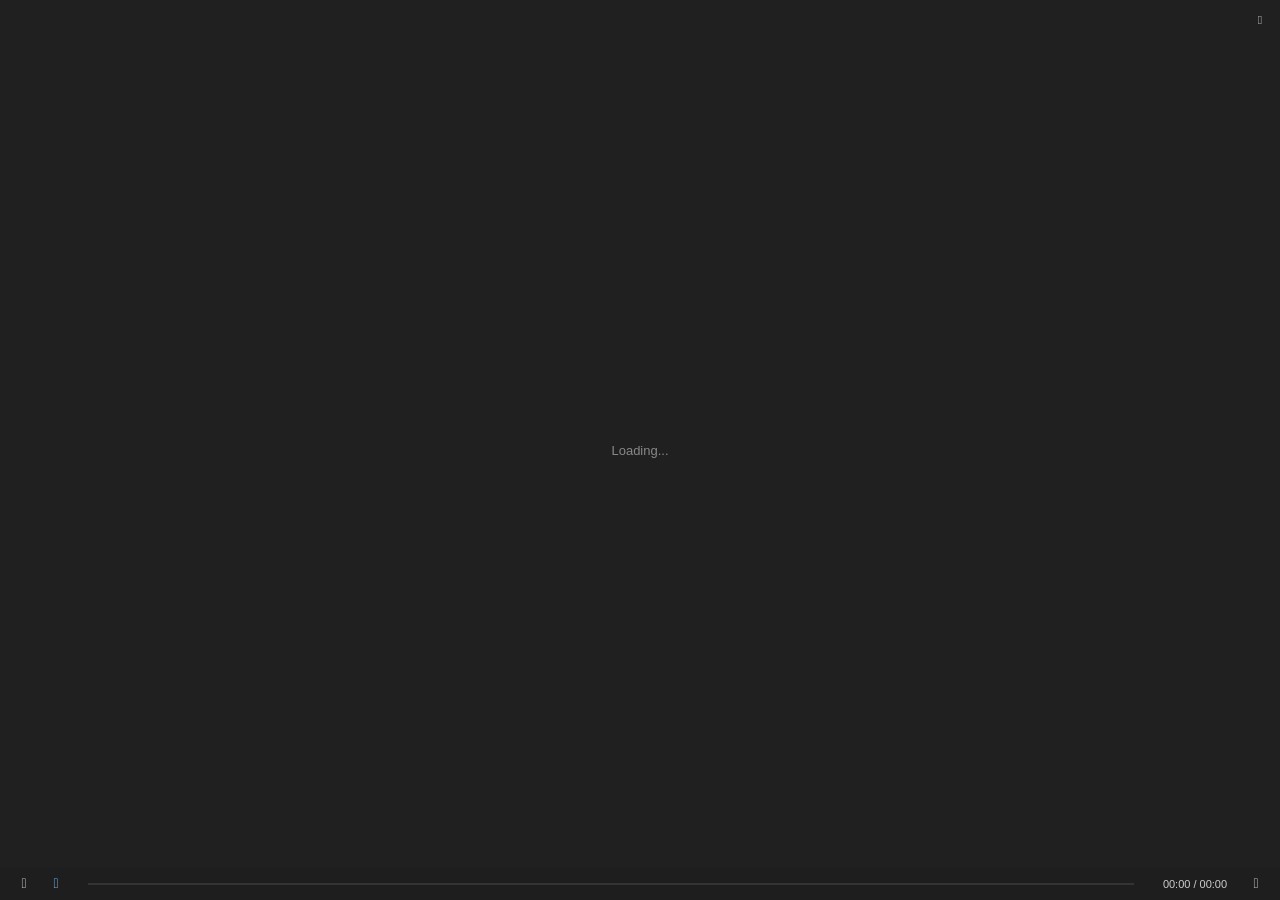
<file: QuickLook.Plugin.PagViewer/WebAssets/pag-player.html>
<!DOCTYPE html>
<html>
<head>
    <meta charset="utf-8">
    <style>
        :root {
            --bg: #202020;
            --fg: #cccccc;
            --fg-alt: #888888;
            --accent: #76b9ed;
            --control-bg: rgba(30,30,30,0.92);
        }
        * { margin: 0; padding: 0; box-sizing: border-box; }
        html, body {
            width: 100%; height: 100%; overflow: hidden;
            background: var(--bg); font-family: 'Segoe UI', sans-serif;
            user-select: none;
        }
        .icon { font-family: 'Segoe MDL2 Assets', 'Segoe Fluent Icons'; font-size: 14px; }

        #container {
            width: 100%; height: 100%;
            display: flex; align-items: center; justify-content: center;
            position: relative;
        }

        /* Background layer */
        #bgLayer {
            position: absolute; inset: 0; z-index: 0;
        }
        /* Checkerboard pattern (like LottieFilesViewer) */
        #bgLayer.checker {
            background-color: #ffffff;
            background-image:
                linear-gradient(45deg, #e0e0e0 25%, transparent 25%),
                linear-gradient(-45deg, #e0e0e0 25%, transparent 25%),
                linear-gradient(45deg, transparent 75%, #e0e0e0 75%),
                linear-gradient(-45deg, transparent 75%, #e0e0e0 75%);
            background-size: 16px 16px;
            background-position: 0 0, 0 8px, 8px -8px, -8px 0;
        }
        #bgLayer.checker.dark {
            background-color: #2a2a2a;
            background-image:
                linear-gradient(45deg, #333 25%, transparent 25%),
                linear-gradient(-45deg, #333 25%, transparent 25%),
                linear-gradient(45deg, transparent 75%, #333 75%),
                linear-gradient(-45deg, transparent 75%, #333 75%);
        }
        #bgLayer.white { background: #ffffff; }
        #bgLayer.black { background: #000000; }
        #bgLayer.default { background: var(--bg); }

        #pagCanvas { max-width: 100%; max-height: 100%; position: relative; z-index: 1; }

        /* Canvas wrapper for zoom + pan */
        #canvasWrap {
            display: flex; align-items: center; justify-content: center;
            width: 100%; height: 100%;
            transform-origin: center center;
        }

        /* Zoom level indicator (like LottieFilesViewer zoomLevelInfo) */
        #zoomInfo {
            position: absolute; top: 50%; left: 50%;
            transform: translate(-50%, -50%);
            background: rgba(80,80,80,0.9); color: #fff;
            padding: 4px 14px; border-radius: 5px;
            font-size: 18px; pointer-events: none;
            opacity: 0; z-index: 20;
            transition: opacity 0.2s;
        }

        /* Top-right toolbar (like LottieFilesViewer) */
        #topBar {
            position: absolute; top: 8px; right: 8px;
            display: flex; gap: 4px;
            z-index: 20;
            opacity: 1; transition: opacity 0.3s;
        }
        #topBar.hidden { opacity: 0; pointer-events: none; }
        #topBar .btn {
            width: 24px; height: 24px;
            background: transparent; border: none; color: var(--fg);
            cursor: pointer; display: flex; align-items: center; justify-content: center;
            border-radius: 2px; transition: background 0.1s;
        }
        #topBar .btn:hover { background: rgba(255,255,255,0.1); }
        #topBar .btn .icon { font-size: 12px; }

        /* Color picker popup */
        #colorPicker {
            position: absolute; top: 36px; right: 8px;
            background: var(--control-bg);
            padding: 8px; border-radius: 4px;
            display: none; z-index: 21;
            flex-direction: column; gap: 6px;
        }
        #colorPicker.show { display: flex; }
        #colorPicker input[type="color"] {
            width: 100%; height: 28px; border: none;
            cursor: pointer; background: transparent;
        }
        .colorSwatches {
            display: flex; gap: 4px;
        }
        .swatch {
            width: 20px; height: 20px; border: 1px solid rgba(255,255,255,0.2);
            cursor: pointer; border-radius: 2px;
        }
        .swatch:hover { border-color: var(--fg); }

        /* Control bar */
        #controls {
            position: absolute; bottom: 0; left: 0; right: 0;
            height: 32px;
            background: var(--control-bg);
            display: flex; align-items: center;
            padding: 0 8px;
            opacity: 1; transition: opacity 0.3s ease;
            z-index: 10;
        }
        #controls.hidden { opacity: 0; pointer-events: none; }

        .btn {
            background: transparent; border: none; color: var(--fg);
            width: 32px; height: 32px; cursor: pointer;
            display: flex; align-items: center; justify-content: center;
            border-radius: 2px; transition: background 0.1s;
            flex-shrink: 0;
        }
        .btn:hover { background: rgba(255,255,255,0.08); }
        .btn:active { background: rgba(255,255,255,0.12); }
        .btn.active { color: var(--accent); }

        /* Progress bar */
        #progressWrap {
            flex: 1; height: 10px; margin: 0 6px;
            position: relative; cursor: pointer;
            display: flex; align-items: center;
        }
        #progressBg {
            position: absolute; left: 10px; right: 10px;
            height: 1px; background: rgba(255,255,255,0.2);
            top: 50%; transform: translateY(-50%);
        }
        #progressFill {
            position: absolute; left: 10px; width: 0;
            height: 1px; background: var(--fg);
            top: 50%; transform: translateY(-50%);
        }
        #progressThumb {
            position: absolute; left: 10px;
            width: 10px; height: 10px;
            border: 1px solid var(--fg);
            border-radius: 50%; background: transparent;
            top: 50%; transform: translate(-50%, -50%);
            opacity: 0; transition: opacity 0.15s, background 0.15s;
            z-index: 2;
        }
        #progressWrap:hover #progressThumb { opacity: 1; }
        #progressWrap.dragging #progressThumb { opacity: 1; background: var(--fg); }
        #progressWrap:hover #progressFill { height: 2px; }
        #progressWrap:hover #progressBg { height: 2px; }

        #time {
            color: var(--fg); font-size: 11px;
            font-family: 'Segoe UI', sans-serif;
            min-width: 90px; text-align: center;
            flex-shrink: 0; white-space: nowrap;
        }

        /* Volume slider */
        #volumeLayer {
            position: absolute; bottom: 32px; right: 8px;
            width: 130px; height: 32px;
            background: var(--control-bg);
            display: flex; align-items: center; justify-content: center;
            opacity: 0; pointer-events: none;
            transition: opacity 0.15s; z-index: 11;
        }
        #volumeLayer.show { opacity: 1; pointer-events: auto; }
        #volumeSlider {
            width: 110px; height: 4px;
            -webkit-appearance: none; appearance: none;
            background: rgba(255,255,255,0.2); outline: none;
            border-radius: 2px; cursor: pointer;
        }
        #volumeSlider::-webkit-slider-thumb {
            -webkit-appearance: none; width: 10px; height: 10px;
            background: var(--fg); border-radius: 50%; cursor: pointer;
        }

        #status {
            position: absolute; top: 50%; left: 50%;
            transform: translate(-50%, -50%);
            color: var(--fg-alt); font-size: 13px; z-index: 1;
        }

        #info {
            position: absolute; top: 8px; left: 8px;
            color: var(--fg-alt); font-size: 11px;
            font-family: 'Segoe UI', sans-serif;
            pointer-events: none; opacity: 0;
            transition: opacity 0.3s; z-index: 2;
        }
        #info.show { opacity: 1; }
    </style>
</head>
<body>
    <div id="container">
        <div id="bgLayer" class="default"></div>
        <div id="canvasWrap">
            <canvas id="pagCanvas"></canvas>
        </div>
        <div id="zoomInfo"></div>
        <div id="info"></div>

        <!-- Top-right toolbar (like LottieFilesViewer buttonBackgroundColour) -->
        <div id="topBar">
            <!-- \xEF1F = BackgroundToggle -->
            <button class="btn" id="btnBg" title="Background">
                <span class="icon">&#xEF1F;</span>
            </button>
        </div>
        <div id="colorPicker">
            <div class="colorSwatches">
                <div class="swatch" data-bg="default" style="background:var(--bg)" title="Default"></div>
                <div class="swatch" data-bg="checker" style="background:repeating-conic-gradient(#e0e0e0 0% 25%, #fff 0% 50%) 50%/8px 8px" title="Checkerboard"></div>
                <div class="swatch" data-bg="white" style="background:#fff" title="White"></div>
                <div class="swatch" data-bg="black" style="background:#000" title="Black"></div>
            </div>
            <input type="color" id="customColor" value="#202020" title="Custom color">
        </div>

        <div id="controls">
            <button class="btn" id="btnPlayPause" title="Play / Pause">
                <span class="icon">&#xE768;</span>
            </button>
            <button class="btn active" id="btnLoop" title="Loop">
                <span class="icon">&#xE777;</span>
            </button>
            <div id="progressWrap">
                <div id="progressBg"></div>
                <div id="progressFill"></div>
                <div id="progressThumb"></div>
            </div>
            <span id="time">00:00 / 00:00</span>
            <button class="btn" id="btnMute" title="Volume">
                <span class="icon" id="volumeIcon">&#xE767;</span>
            </button>
        </div>
        <div id="volumeLayer">
            <input type="range" id="volumeSlider" min="0" max="100" value="100" step="1">
        </div>
        <div id="status">Loading...</div>
    </div>

    <script>
    (function() {
        var statusEl = document.getElementById('status');
        var canvas = document.getElementById('pagCanvas');
        var bgLayer = document.getElementById('bgLayer');
        var controls = document.getElementById('controls');
        var topBar = document.getElementById('topBar');
        var btnPlay = document.getElementById('btnPlayPause');
        var btnLoop = document.getElementById('btnLoop');
        var btnMute = document.getElementById('btnMute');
        var btnBg = document.getElementById('btnBg');
        var colorPicker = document.getElementById('colorPicker');
        var customColor = document.getElementById('customColor');
        var volumeIcon = document.getElementById('volumeIcon');
        var volumeLayer = document.getElementById('volumeLayer');
        var volumeSlider = document.getElementById('volumeSlider');
        var progressWrap = document.getElementById('progressWrap');
        var progressFill = document.getElementById('progressFill');
        var progressThumb = document.getElementById('progressThumb');
        var timeEl = document.getElementById('time');
        var infoEl = document.getElementById('info');

        var pag = null, pagFile = null, pagView = null;
        var isPlaying = false, isLooping = true, isDragging = false;
        var duration = 0;
        var hideTimer = null;
        var volume = 1.0;
        var isMuted = false;

        var ICON_PLAY = '\uE768';
        var ICON_PAUSE = '\uE769';
        var ICON_LOOP_OFF = '\uE8D8';
        var ICON_LOOP_ON = '\uE777';
        var ICON_VOL3 = '\uE767';
        var ICON_VOL2 = '\uE994';
        var ICON_VOL1 = '\uE993';
        var ICON_VOL0 = '\uE74F';

        // --- Background switcher ---
        var BG_MODES = ['default', 'checker', 'white', 'black'];
        var bgIndex = parseInt(localStorage.getItem('pag-bg-index') || '0');
        var customBgColor = localStorage.getItem('pag-bg-custom') || '#202020';

        function applyBg() {
            var mode = BG_MODES[bgIndex];
            bgLayer.className = mode;
            if (mode === 'checker') {
                // Detect if theme is dark
                var bg = getComputedStyle(document.documentElement).getPropertyValue('--bg').trim();
                if (bg === '#202020' || bg === '#1a1a1a') bgLayer.classList.add('dark');
            }
            if (mode === 'default') {
                bgLayer.style.background = '';
            } else if (mode === 'checker') {
                bgLayer.style.background = '';
            } else {
                bgLayer.style.background = mode;
            }
            customColor.value = customBgColor;
            localStorage.setItem('pag-bg-index', bgIndex);
        }

        function cycleBg() {
            bgIndex = (bgIndex + 1) % BG_MODES.length;
            applyBg();
        }

        // Swatch clicks
        document.querySelectorAll('.swatch').forEach(function(el) {
            el.addEventListener('click', function() {
                bgIndex = BG_MODES.indexOf(el.dataset.bg);
                applyBg();
                colorPicker.classList.remove('show');
            });
        });

        // Custom color picker
        customColor.addEventListener('input', function() {
            customBgColor = customColor.value;
            bgLayer.className = '';
            bgLayer.style.background = customBgColor;
            localStorage.setItem('pag-bg-custom', customBgColor);
            bgIndex = -1;
            localStorage.setItem('pag-bg-index', '-1');
        });

        // Background button: click = cycle, right-click = show picker
        btnBg.addEventListener('click', function(e) {
            cycleBg();
        });
        btnBg.addEventListener('contextmenu', function(e) {
            e.preventDefault();
            colorPicker.classList.toggle('show');
        });
        // Close picker on outside click
        document.addEventListener('click', function(e) {
            if (!colorPicker.contains(e.target) && e.target !== btnBg && !btnBg.contains(e.target)) {
                colorPicker.classList.remove('show');
            }
        });

        // Restore saved background
        if (bgIndex < 0) {
            bgLayer.className = '';
            bgLayer.style.background = customBgColor;
        } else {
            applyBg();
        }

        // --- Auto-hide ---
        function showControls() {
            controls.classList.remove('hidden');
            topBar.classList.remove('hidden');
            infoEl.classList.add('show');
            resetHideTimer();
        }
        function hideControls() {
            if (isDragging) return;
            controls.classList.add('hidden');
            topBar.classList.add('hidden');
            infoEl.classList.remove('show');
            volumeLayer.classList.remove('show');
            colorPicker.classList.remove('show');
        }
        function resetHideTimer() {
            if (hideTimer) clearTimeout(hideTimer);
            hideTimer = setTimeout(hideControls, 1500);
        }
        document.addEventListener('mousemove', showControls);
        document.addEventListener('mousedown', showControls);

        // --- Time ---
        function fmt(us) {
            var s = us / 1000000;
            var m = Math.floor(s / 60);
            var sec = Math.floor(s % 60);
            return String(m).padStart(2,'0') + ':' + String(sec).padStart(2,'0');
        }

        function log(msg) {
            console.log('[PAG] ' + msg);
            if (window.chrome && window.chrome.webview)
                window.chrome.webview.postMessage({type:'log', message:msg});
        }

        // --- Volume ---
        function updateVolumeIcon() {
            var v = isMuted ? 0 : volume;
            if (v < 0.01) volumeIcon.textContent = ICON_VOL0;
            else if (v < 0.34) volumeIcon.textContent = ICON_VOL1;
            else if (v < 0.67) volumeIcon.textContent = ICON_VOL2;
            else volumeIcon.textContent = ICON_VOL3;
        }

        function applyVolume() {
            var v = isMuted ? 0 : volume;
            volumeSlider.value = Math.round(v * 100);
            if (pagView && typeof pagView.setVolume === 'function') pagView.setVolume(v);
            updateVolumeIcon();
        }

        btnMute.addEventListener('click', function() { isMuted = !isMuted; applyVolume(); });
        volumeSlider.addEventListener('input', function() { volume = volumeSlider.value / 100; isMuted = false; applyVolume(); });

        // --- Canvas zoom (Ctrl+Scroll) + pan (Space+Drag / Middle Drag) ---
        var canvasWrap = document.getElementById('canvasWrap');
        var zoomInfoEl = document.getElementById('zoomInfo');
        var zoomLevel = 1.0;
        var zoomHideTimer = null;
        var panX = 0, panY = 0;
        var isPanning = false;
        var panStartX = 0, panStartY = 0;

        function applyTransform() {
            canvasWrap.style.transform = 'translate(' + panX + 'px, ' + panY + 'px) scale(' + zoomLevel + ')';
        }

        function showZoomInfo() {
            zoomInfoEl.textContent = Math.round(zoomLevel * 100) + '%';
            zoomInfoEl.style.opacity = '0.9';
            if (zoomHideTimer) clearTimeout(zoomHideTimer);
            zoomHideTimer = setTimeout(function() { zoomInfoEl.style.opacity = '0'; }, 600);
        }

        function resetView() {
            zoomLevel = 1.0; panX = 0; panY = 0;
            applyTransform();
            showZoomInfo();
        }

        canvasWrap.addEventListener('dblclick', resetView);

        // Ctrl+Scroll to zoom
        document.addEventListener('wheel', function(e) {
            if (e.ctrlKey) {
                e.preventDefault();
                var delta = e.deltaY > 0 ? -0.1 : 0.1;
                zoomLevel = Math.max(0.1, Math.min(5.0, zoomLevel + delta));
                applyTransform();
                showZoomInfo();
                showControls();
            } else {
                // Volume control
                if (e.deltaY < 0) volume = Math.min(1, volume + 0.04);
                else volume = Math.max(0, volume - 0.04);
                isMuted = false; applyVolume(); showControls();
                volumeLayer.classList.add('show');
                clearTimeout(hideTimer);
                hideTimer = setTimeout(function() { volumeLayer.classList.remove('show'); }, 1500);
            }
        }, { passive: false });

        // Pan: left-click drag on canvas
        canvasWrap.addEventListener('mousedown', function(e) {
            if (e.button === 0) {
                isPanning = true;
                panStartX = e.clientX - panX;
                panStartY = e.clientY - panY;
                canvasWrap.style.cursor = 'grabbing';
            }
        });
        document.addEventListener('mousemove', function(e) {
            if (isPanning) {
                panX = e.clientX - panStartX;
                panY = e.clientY - panStartY;
                applyTransform();
            }
        });
        document.addEventListener('mouseup', function() {
            if (isPanning) {
                isPanning = false;
                canvasWrap.style.cursor = '';
            }
        });

        // --- Load PAG ---
        async function loadFile(base64, libpagSrc, wasmSrc) {
            try {
                statusEl.textContent = 'Loading libpag...';
                if (!pag) {
                    var s = document.createElement('script');
                    s.src = libpagSrc;
                    document.head.appendChild(s);
                    await new Promise(function(ok, fail) { s.onload=ok; s.onerror=function(){fail(new Error('load libpag.js failed'))}; });
                    statusEl.textContent = 'Initializing...';
                    pag = await window.libpag.PAGInit({locateFile:function(){return wasmSrc}});
                    log('PAG initialized');
                }
                if (pagView) { try{pagView.destroy();}catch(e){} pagView=null; }
                if (pagFile) { try{pagFile.destroy();}catch(e){} pagFile=null; }

                statusEl.textContent = 'Decoding...';
                var raw = atob(base64);
                var buf = new Uint8Array(raw.length);
                for (var i=0;i<raw.length;i++) buf[i]=raw.charCodeAt(i);
                var ab = buf.buffer.slice(buf.byteOffset, buf.byteOffset+buf.byteLength);
                pagFile = await pag.PAGFile.load(ab);
                if (!pagFile) { statusEl.textContent='Invalid PAG file'; return; }

                duration = pagFile.duration();
                var w = pagFile.width(), h = pagFile.height();
                infoEl.textContent = w + '\u00d7' + h;
                canvas.width = w; canvas.height = h;

                pagView = await pag.PAGView.init(pagFile, canvas, {useScale:false});
                if (!pagView) { statusEl.textContent='Failed to create view'; return; }
                pagView.setRepeatCount(0);
                applyVolume();

                pagView.addListener('onAnimationUpdate', function() {
                    if (!isDragging && pagView) updateProgress(pagView.getProgress());
                });
                pagView.addListener('onAnimationEnd', function() {
                    if (!isLooping) { isPlaying=false; updatePlayBtn(); }
                });

                await pagView.play();
                isPlaying = true; updatePlayBtn();
                statusEl.style.display = 'none';
                log('Playing');

                if (window.chrome && window.chrome.webview)
                    window.chrome.webview.postMessage({type:'loaded', width:w, height:h});
            } catch(err) {
                statusEl.textContent = 'Error: ' + err.message;
                log('Error: ' + err.message);
                if (window.chrome && window.chrome.webview)
                    window.chrome.webview.postMessage({type:'error', message:err.message});
            }
        }

        function updateProgress(p) {
            var pct = (p * 100).toFixed(2) + '%';
            progressFill.style.width = 'calc(' + pct + ' - 10px)';
            progressThumb.style.left = 'calc(' + pct + ')';
            timeEl.textContent = fmt(duration * p) + ' / ' + fmt(duration);
        }

        function updatePlayBtn() {
            btnPlay.querySelector('.icon').textContent = isPlaying ? ICON_PAUSE : ICON_PLAY;
        }

        // --- Progress ---
        function getProgressFromEvent(e) {
            var rect = progressWrap.getBoundingClientRect();
            return Math.max(0, Math.min(1, (e.clientX - rect.left - 10) / (rect.width - 20)));
        }

        progressWrap.addEventListener('mousedown', function(e) {
            isDragging = true; progressWrap.classList.add('dragging');
            var p = getProgressFromEvent(e); updateProgress(p);
            if (pagView) pagView.setProgress(p);
        });
        document.addEventListener('mousemove', function(e) {
            if (isDragging) { var p = getProgressFromEvent(e); updateProgress(p); if (pagView) pagView.setProgress(p); }
        });
        document.addEventListener('mouseup', function() { isDragging = false; progressWrap.classList.remove('dragging'); });

        // --- Buttons ---
        btnPlay.addEventListener('click', function() {
            if (!pagView) return;
            if (isPlaying) { pagView.pause(); isPlaying=false; } else { pagView.play(); isPlaying=true; }
            updatePlayBtn();
        });

        btnLoop.addEventListener('click', function() {
            isLooping = !isLooping;
            btnLoop.classList.toggle('active', isLooping);
            btnLoop.querySelector('.icon').textContent = isLooping ? ICON_LOOP_ON : ICON_LOOP_OFF;
            if (pagView) pagView.setRepeatCount(isLooping ? 0 : 1);
        });

        // --- Messages from C# ---
        window.addEventListener('message', function(e) {
            var msg = e.data;
            if (!msg || typeof msg !== 'object') return;
            if (msg.type === 'loadFile') loadFile(msg.base64, msg.libpagSrc, msg.wasmSrc);
        });

        log('Page ready');
        if (window.chrome && window.chrome.webview)
            window.chrome.webview.postMessage({type:'ready'});
    })();
    </script>
</body>
</html>
</file>
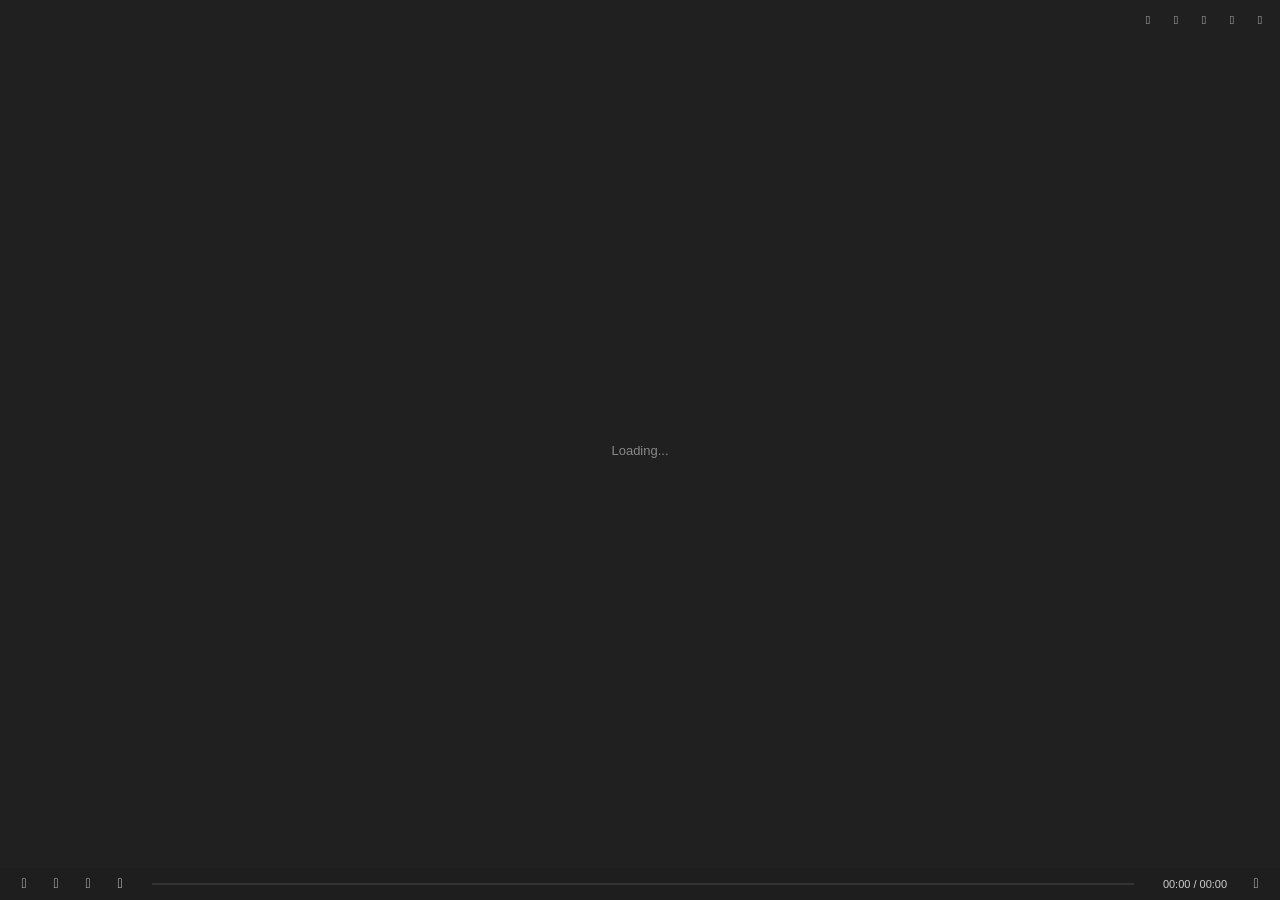
<file: Resources/Web/pag-player.html>
<!DOCTYPE html>
<html>
<head>
    <meta charset="utf-8">
    <style>
        :root {
            --bg: #202020;
            --fg: #cccccc;
            --fg-alt: #888888;
            --accent: #e0e0e0;
            --control-bg: rgba(30,30,30,0.92);
        }
        * { margin: 0; padding: 0; box-sizing: border-box; }
        html, body {
            width: 100%; height: 100%; overflow: hidden;
            background: var(--bg); font-family: 'Segoe UI', sans-serif;
            user-select: none;
        }
        .icon { font-family: 'Segoe MDL2 Assets', 'Segoe Fluent Icons'; font-size: 14px; }

        #container {
            width: 100%; height: 100%;
            display: flex; align-items: center; justify-content: center;
            position: relative;
        }

        /* Background layer */
        #bgLayer { position: absolute; inset: 0; z-index: 0; }
        #bgLayer.checker {
            background-color: #ffffff;
            background-image:
                linear-gradient(45deg, #e0e0e0 25%, transparent 25%),
                linear-gradient(-45deg, #e0e0e0 25%, transparent 25%),
                linear-gradient(45deg, transparent 75%, #e0e0e0 75%),
                linear-gradient(-45deg, transparent 75%, #e0e0e0 75%);
            background-size: 16px 16px;
            background-position: 0 0, 0 8px, 8px -8px, -8px 0;
        }
        #bgLayer.checker.dark {
            background-color: #2a2a2a;
            background-image:
                linear-gradient(45deg, #333 25%, transparent 25%),
                linear-gradient(-45deg, #333 25%, transparent 25%),
                linear-gradient(45deg, transparent 75%, #333 75%),
                linear-gradient(-45deg, transparent 75%, #333 75%);
        }
        #bgLayer.white { background: #ffffff; }
        #bgLayer.black { background: #000000; }
        #bgLayer.default { background: var(--bg); }

        #pagCanvas { max-width: 100%; max-height: 100%; position: relative; z-index: 1; }

        /* Canvas wrapper for zoom + pan */
        #canvasWrap {
            display: flex; align-items: center; justify-content: center;
            width: 100%; height: 100%;
            transform-origin: center center;
        }

        /* Zoom level indicator */
        #zoomInfo {
            position: absolute; top: 50%; left: 50%;
            transform: translate(-50%, -50%);
            background: rgba(80,80,80,0.9); color: #fff;
            padding: 4px 14px; border-radius: 5px;
            font-size: 18px; pointer-events: none;
            opacity: 0; z-index: 20; transition: opacity 0.2s;
        }

        /* Top-right toolbar */
        #topBar {
            position: absolute; top: 8px; right: 8px;
            display: flex; gap: 4px;
            z-index: 25; opacity: 1; transition: opacity 0.3s;
        }
        #topBar.hidden { opacity: 0; pointer-events: none; }
        #topBar .btn {
            width: 24px; height: 24px;
            background: transparent; border: none; color: var(--fg);
            cursor: pointer; display: flex; align-items: center; justify-content: center;
            border-radius: 2px; transition: background 0.1s;
        }
        #topBar .btn:hover { background: rgba(255,255,255,0.1); }
        #topBar .btn .icon { font-size: 12px; }

        /* Color picker popup */
        #colorPicker {
            position: absolute; top: 36px; right: 8px;
            background: var(--control-bg);
            padding: 8px; border-radius: 4px;
            display: none; z-index: 21;
            flex-direction: column; gap: 6px;
        }
        #colorPicker.show { display: flex; }
        #colorPicker input[type="color"] {
            width: 100%; height: 28px; border: none;
            cursor: pointer; background: transparent;
        }
        .colorSwatches { display: flex; gap: 4px; }
        .swatch {
            width: 20px; height: 20px; border: 1px solid rgba(255,255,255,0.2);
            cursor: pointer; border-radius: 2px;
        }
        .swatch:hover { border-color: var(--fg); }

        /* Control bar */
        #controls {
            position: absolute; bottom: 0; left: 0; right: 0;
            height: 32px; background: var(--control-bg);
            display: flex; align-items: center; padding: 0 8px;
            opacity: 1; transition: opacity 0.3s ease; z-index: 25;
        }
        #controls.hidden { opacity: 0; pointer-events: none; }

        .btn {
            background: transparent; border: none; color: var(--fg);
            width: 32px; height: 32px; cursor: pointer;
            display: flex; align-items: center; justify-content: center;
            border-radius: 4px; transition: all 0.15s; flex-shrink: 0;
            position: relative;
        }
        .btn:hover { background: rgba(255,255,255,0.1); }
        .btn:active { background: rgba(255,255,255,0.15); }
        .btn.active { color: var(--accent); }
        .btn.pinned {
            background: rgba(255,255,255,0.18);
            color: var(--accent);
            box-shadow: inset 0 -2px 0 var(--accent);
        }

        /* Progress bar */
        #progressWrap {
            flex: 1; height: 10px; margin: 0 6px;
            position: relative; cursor: pointer;
            display: flex; align-items: center;
        }
        #progressBg {
            position: absolute; left: 10px; right: 10px;
            height: 1px; background: rgba(255,255,255,0.2);
            top: 50%; transform: translateY(-50%);
        }
        #progressFill {
            position: absolute; left: 10px; width: 0;
            height: 1px; background: var(--fg);
            top: 50%; transform: translateY(-50%);
        }
        #progressThumb {
            position: absolute; left: 10px;
            width: 10px; height: 10px;
            border: 1px solid var(--fg); border-radius: 50%;
            background: transparent;
            top: 50%; transform: translate(-50%, -50%);
            opacity: 0; transition: opacity 0.15s, background 0.15s; z-index: 2;
        }
        #progressWrap:hover #progressThumb { opacity: 1; }
        #progressWrap.dragging #progressThumb { opacity: 1; background: var(--fg); }
        #progressWrap:hover #progressFill { height: 2px; }
        #progressWrap:hover #progressBg { height: 2px; }
        #progressMarkers {
            position: absolute; left: 10px; right: 10px; top: 0; bottom: 0;
            pointer-events: none; z-index: 1;
        }
        .prog-marker {
            position: absolute; top: 50%; width: 5px; height: 5px;
            background: #ffca28; transform: translate(-50%, -50%) rotate(45deg);
            pointer-events: auto; cursor: pointer; opacity: 0.85;
            box-shadow: 0 0 3px rgba(0,0,0,0.8);
        }
        .prog-marker:hover { opacity: 1; transform: translate(-50%, -50%) rotate(45deg) scale(1.3); }

        /* Debug & render options popup */
        #optsMenu {
            position: absolute; top: 36px; right: 8px; width: 224px;
            background: var(--control-bg); border: 1px solid rgba(255,255,255,0.12);
            border-radius: 6px; padding: 8px 10px; color: var(--fg); font-size: 11px;
            display: none; flex-direction: column; gap: 7px; z-index: 22;
            box-shadow: 0 6px 18px rgba(0,0,0,0.45);
        }
        #optsMenu.show { display: flex; }
        .opt-row { display: flex; justify-content: space-between; align-items: center; gap: 6px; }
        .opt-row label { color: var(--fg-alt); font-size: 10px; white-space: nowrap; }
        .opt-pills { display: flex; gap: 3px; flex-wrap: wrap; justify-content: flex-end; }
        .opt-pill {
            padding: 2px 6px; border-radius: 3px; border: 1px solid rgba(255,255,255,0.15);
            background: transparent; color: var(--fg-alt); font-size: 10px; cursor: pointer;
        }
        .opt-pill:hover { color: var(--fg); border-color: rgba(255,255,255,0.3); }
        .opt-pill.active { background: rgba(255,255,255,0.16); color: var(--accent); border-color: var(--accent); }
        .opt-chk { accent-color: var(--accent); cursor: pointer; }

        #time {
            color: var(--fg); font-size: 11px;
            font-family: 'Segoe UI', sans-serif;
            min-width: 90px; text-align: center;
            flex-shrink: 0; white-space: nowrap;
        }

        /* Volume slider */
        #volumeLayer {
            position: absolute; bottom: 32px; right: 8px;
            width: 130px; height: 32px;
            background: var(--control-bg);
            display: flex; align-items: center; justify-content: center;
            opacity: 0; pointer-events: none;
            transition: opacity 0.15s; z-index: 26;
        }
        #volumeLayer.show { opacity: 1; pointer-events: auto; }
        #volumeSlider {
            width: 110px; height: 4px;
            -webkit-appearance: none; appearance: none;
            background: rgba(255,255,255,0.2); outline: none;
            border-radius: 2px; cursor: pointer;
        }
        #volumeSlider::-webkit-slider-thumb {
            -webkit-appearance: none; width: 10px; height: 10px;
            background: var(--fg); border-radius: 50%; cursor: pointer;
        }

        #status {
            position: absolute; top: 50%; left: 50%;
            transform: translate(-50%, -50%);
            color: var(--fg-alt); font-size: 13px; z-index: 1;
        }

        /* Toast notification */
        #toast {
            position: absolute; bottom: 44px; left: 50%;
            transform: translateX(-50%);
            background: rgba(80,80,80,0.95); color: #fff;
            padding: 6px 16px; border-radius: 4px;
            font-size: 12px; pointer-events: none;
            opacity: 0; z-index: 30; transition: opacity 0.3s;
        }
        #toast.show { opacity: 1; }

        /* Unified Info & Performance overlay (bottom-right, transparent panel, resizable from top-left) */
        #perfOverlay {
            position: absolute; bottom: 42px; right: 10px;
            width: 256px; min-width: 216px; max-width: 420px;
            min-height: 168px; max-height: calc(100% - 82px);
            background: rgba(16, 16, 16, 0.16);
            border: 1px solid rgba(255,255,255,0.12);
            border-radius: 6px; padding: 8px 10px;
            color: #f4f4f4; font-size: 10px;
            font-family: 'Segoe UI', sans-serif;
            text-shadow: 0 1px 3px rgba(0,0,0,0.95), 0 0 6px rgba(0,0,0,0.85);
            z-index: 18; display: none;
            flex-direction: column; overflow: hidden;
            transition: background 0.18s ease;
        }
        #perfOverlay:hover { background: rgba(16, 16, 16, 0.44); }
        #perfOverlay.show { display: flex; }
        #perfDot {
            display: inline-block; width: 6px; height: 6px; border-radius: 50%;
            background: #66bb6a; margin-right: 5px; vertical-align: middle;
            box-shadow: 0 0 4px rgba(102,187,106,0.7);
        }
        #btnCopyPerf {
            background: transparent; border: none; color: rgba(255,255,255,0.55);
            cursor: pointer; font-size: 10px; padding: 1px 3px; border-radius: 3px;
            font-family: 'Segoe MDL2 Assets', 'Segoe Fluent Icons';
        }
        #btnCopyPerf:hover { color: #ffffff; background: rgba(255,255,255,0.12); }
        #perfResizeHandle {
            position: absolute; top: 0; left: 0;
            width: 12px; height: 12px; cursor: nwse-resize;
            z-index: 3; opacity: 0.45; transition: opacity 0.15s;
        }
        #perfResizeHandle::before {
            content: ''; position: absolute; top: 3px; left: 3px;
            width: 6px; height: 6px;
            border-top: 2px solid rgba(255,255,255,0.75);
            border-left: 2px solid rgba(255,255,255,0.75);
            border-top-left-radius: 1px;
        }
        #perfResizeL {
            position: absolute; top: 12px; left: 0; bottom: 0; width: 6px;
            cursor: ew-resize; z-index: 2;
        }
        #perfResizeT {
            position: absolute; top: 0; left: 12px; right: 28px; height: 6px;
            cursor: ns-resize; z-index: 2;
        }
        #perfOverlay:hover #perfResizeHandle { opacity: 1; }
        #perfHeader {
            display: flex; justify-content: space-between; align-items: center;
            margin-bottom: 5px; cursor: grab; color: #d8d8d8;
            font-size: 10px; font-weight: 600; flex-shrink: 0;
            padding-left: 6px; gap: 6px;
        }
        #perfHeader:active { cursor: grabbing; }
        #perfDragGrip {
            font-size: 11px; color: rgba(255,255,255,0.45);
            letter-spacing: -1px; cursor: grab; transition: color 0.15s;
        }
        #perfHeader:hover #perfDragGrip { color: #ffffff; }
        #perfMetaGrid {
            display: grid; grid-template-columns: repeat(4, 1fr);
            gap: 4px 8px; margin-bottom: 6px;
            padding: 2px 2px 6px 2px; border-bottom: 1px solid rgba(255,255,255,0.18);
            flex-shrink: 0;
        }
        .pm-cell { display: flex; flex-direction: column; min-width: 0; }
        .pm-k { font-size: 9px; color: #cccccc; white-space: nowrap; }
        .pm-v { font-size: 11px; font-weight: 600; color: #ffffff; font-family: 'Consolas', 'Segoe UI', monospace; white-space: nowrap; }
        .pm-sub {
            grid-column: 1 / -1; display: flex; justify-content: space-between;
            font-size: 9px; color: #dcdcdc; padding-top: 2px;
        }
        #perfChart {
            width: 100%; flex: 1; min-height: 28px; display: block;
            background: transparent; border-radius: 2px;
            margin-bottom: 4px;
            filter: drop-shadow(0 1px 2px rgba(0,0,0,0.9));
        }
        .perf-row {
            display: grid; grid-template-columns: 42px 1fr 1fr 1fr;
            gap: 2px; line-height: 1.45; flex-shrink: 0;
            font-family: 'Consolas', 'Segoe UI', monospace;
        }
        .perf-row .p-name { color: #d0d0d0; font-family: 'Segoe UI', sans-serif; }
        .perf-row .p-val { text-align: right; color: #ffffff; }

        /* File structure single panel (independent, sortable, resizable, inline edit) */
        #structPanel {
            position: absolute; top: 36px; right: 8px; bottom: 42px;
            width: 336px; min-width: 260px; max-width: 520px;
            background: var(--control-bg);
            border: 1px solid rgba(255,255,255,0.1);
            border-radius: 6px; color: var(--fg); font-size: 11px;
            z-index: 21; display: none; flex-direction: column;
            box-shadow: 0 6px 20px rgba(0,0,0,0.45);
        }
        #structPanel.show { display: flex; }
        #structResizeL {
            position: absolute; top: 0; left: 0; bottom: 0; width: 6px;
            cursor: ew-resize; z-index: 3;
        }
        #structResizeL:hover { background: rgba(255,255,255,0.18); border-top-left-radius: 6px; border-bottom-left-radius: 6px; }
        .struct-top {
            display: flex; align-items: center; gap: 6px;
            padding: 8px 10px; border-bottom: 1px solid rgba(255,255,255,0.08);
            flex-shrink: 0; font-weight: 600;
        }
        #structTitle { flex-shrink: 0; font-size: 12px; }
        #structSearch {
            flex: 1; min-width: 0; padding: 3px 8px;
            background: rgba(0,0,0,0.25); border: 1px solid rgba(255,255,255,0.12);
            border-radius: 4px; color: var(--fg); font-size: 11px; outline: none;
        }
        #structSearch:focus { border-color: var(--accent); }
        #btnStructClose {
            width: 20px; height: 20px; border: none; background: transparent;
            color: var(--fg-alt); cursor: pointer; border-radius: 4px;
            display: flex; align-items: center; justify-content: center; font-size: 12px;
            flex-shrink: 0;
        }
        #btnStructClose:hover { background: rgba(255,255,255,0.1); color: var(--fg); }
        .struct-header {
            display: grid; grid-template-columns: 1fr 58px 54px 68px;
            gap: 6px; padding: 6px 12px;
            background: rgba(255,255,255,0.03);
            border-bottom: 1px solid rgba(255,255,255,0.08);
            font-size: 10px; color: var(--fg-alt); flex-shrink: 0;
        }
        .struct-col {
            cursor: pointer; user-select: none; white-space: nowrap;
            overflow: hidden; text-overflow: ellipsis;
        }
        .struct-col:hover { color: var(--fg); }
        .struct-col.num { text-align: right; }
        .struct-col.sorted { color: var(--accent); }
        .struct-body {
            flex: 1; overflow-y: auto; padding: 4px 6px;
        }
        .struct-body::-webkit-scrollbar { width: 4px; }
        .struct-body::-webkit-scrollbar-track { background: transparent; }
        .struct-body::-webkit-scrollbar-thumb { background: rgba(255,255,255,0.2); border-radius: 2px; }
        .p-row {
            display: grid; grid-template-columns: 1fr 58px 54px 68px;
            gap: 6px; align-items: center; min-height: 26px; padding: 3px 6px;
            border-radius: 5px; cursor: pointer; margin-bottom: 1px;
            transition: background 0.12s;
        }
        .p-row:hover { background: rgba(255,255,255,0.07); }
        .p-row.selected { background: rgba(255,255,255,0.16); color: #fff; }
        .p-name {
            display: flex; align-items: center; gap: 4px;
            white-space: nowrap; overflow: hidden; text-overflow: ellipsis; min-width: 0;
        }
        .p-guide { color: rgba(255,255,255,0.22); font-size: 10px; flex-shrink: 0; }
        .p-name-txt { overflow: hidden; text-overflow: ellipsis; }
        .p-type {
            font-size: 9px; padding: 2px 5px; border-radius: 4px;
            background: rgba(255,255,255,0.08); color: #b8c4d0;
            text-align: center; white-space: nowrap; font-weight: 500;
        }
        .p-type.t-pre { background: rgba(118,185,237,0.14); color: #e0e0e0; }
        .p-type.t-img { background: rgba(78,201,176,0.14); color: #4ec9b0; }
        .p-type.t-txt { background: rgba(220,170,80,0.16); color: #e5b567; }
        .p-type.t-shp { background: rgba(160,174,192,0.14); color: #a0aec0; }
        .p-type.t-sld { background: rgba(180,142,173,0.15); color: #c792ea; }
        .p-type.t-nul { background: rgba(140,140,140,0.12); color: #999999; }
        .p-num {
            text-align: right; font-family: 'Consolas', monospace;
            font-size: 10px; color: var(--fg-alt); white-space: nowrap;
        }
        .p-inline-edit {
            padding: 6px 8px; margin: 2px 2px 4px 2px;
            background: rgba(0,0,0,0.25); border-radius: 5px;
            border-left: 2px solid var(--accent);
            display: flex; gap: 6px; align-items: center;
        }
        .p-inline-edit input[type="text"] {
            flex: 1; padding: 3px 6px; background: rgba(0,0,0,0.35);
            border: 1px solid rgba(255,255,255,0.18); border-radius: 4px;
            color: var(--fg); font-size: 11px; outline: none; min-width: 0;
        }
        .p-inline-edit input[type="text"]:focus { border-color: var(--accent); }
        .insp-btn {
            padding: 3px 8px; background: rgba(255,255,255,0.16);
            border: 1px solid var(--accent); border-radius: 4px;
            color: var(--accent); cursor: pointer; font-size: 10px; white-space: nowrap;
        }
        .insp-btn:hover { background: rgba(255,255,255,0.24); }
        .struct-footer {
            padding: 6px 10px; border-top: 1px solid rgba(255,255,255,0.08);
            font-size: 10px; color: var(--fg-alt); flex-shrink: 0;
            display: flex; flex-wrap: wrap; gap: 4px; align-items: center;
        }
        .sf-tag {
            padding: 1px 6px; border-radius: 3px;
            background: rgba(255,255,255,0.07); color: var(--fg);
            font-size: 10px; white-space: nowrap;
        }
    </style>
</head>
<body>
    <div id="container">
        <div id="bgLayer" class="default"></div>
        <div id="canvasWrap">
            <canvas id="pagCanvas"></canvas>
        </div>
        <div id="zoomInfo"></div>
        <div id="toast"></div>

        <!-- Top-right toolbar -->
        <div id="topBar">
            <!-- \xE8FD = File Structure -->
            <button class="btn" id="btnStruct" title="文件结构 (F)">
                <span class="icon">&#xE8FD;</span>
            </button>
            <!-- \xE946 = Info & Performance -->
            <button class="btn" id="btnMeta" title="文件信息与性能监控 (L)">
                <span class="icon">&#xE946;</span>
            </button>
            <!-- \xE74B = Save -->
            <button class="btn" id="btnSave" title="保存为PNG">
                <span class="icon">&#xE74B;</span>
            </button>
            <!-- \xEF1F = BackgroundToggle -->
            <button class="btn" id="btnBg" title="切换背景">
                <span class="icon">&#xEF1F;</span>
            </button>
            <!-- \xE713 = Render & Debug Options -->
            <button class="btn" id="btnOpts" title="渲染与调试选项">
                <span class="icon">&#xE713;</span>
            </button>
        </div>
        <div id="optsMenu">
            <div class="opt-row"><label id="lblOptCache">位图缓存</label><input type="checkbox" id="chkCache" class="opt-chk" checked></div>
            <div class="opt-row"><label id="lblOptVideo">视频图层</label><input type="checkbox" id="chkVideo" class="opt-chk" checked></div>
            <div class="opt-row"><label id="lblOptCacheScale">缓存倍率</label><div class="opt-pills" id="grpCacheScale"><button class="opt-pill" data-val="0.5">0.5x</button><button class="opt-pill active" data-val="1">1.0x</button></div></div>
            <div class="opt-row"><label id="lblOptMaxFps">帧率上限</label><div class="opt-pills" id="grpMaxFps"><button class="opt-pill active" data-val="0" id="optUnlim">不限</button><button class="opt-pill" data-val="24">24</button><button class="opt-pill" data-val="30">30</button><button class="opt-pill" data-val="60">60</button></div></div>
            <div class="opt-row"><label id="lblOptSpeed">播放倍速</label><div class="opt-pills" id="grpSpeed"><button class="opt-pill" data-val="0.5">0.5x</button><button class="opt-pill active" data-val="1">1x</button><button class="opt-pill" data-val="1.5">1.5x</button><button class="opt-pill" data-val="2">2x</button></div></div>
            <div class="opt-row"><label id="lblOptScaleMode">填充模式</label><div class="opt-pills" id="grpScaleMode"><button class="opt-pill active" data-val="0" id="optSmNone">原始</button><button class="opt-pill" data-val="2" id="optSmFit">适应</button><button class="opt-pill" data-val="3" id="optSmZoom">裁剪</button><button class="opt-pill" data-val="1" id="optSmFill">拉伸</button></div></div>
            <div class="opt-row"><label id="lblOptStretch">时间伸缩</label><div class="opt-pills" id="grpStretch"><button class="opt-pill" data-val="0" id="optTsNone">不伸缩</button><button class="opt-pill" data-val="1" id="optTsScale">缩放</button><button class="opt-pill active" data-val="2" id="optTsRepeat">循环</button></div></div>
            <div class="opt-row"><button class="insp-btn" id="btnFreeCache" style="width:100%">释放缓存</button></div>
        </div>
        <div id="structPanel">
            <div id="structResizeL"></div>
            <div class="struct-top">
                <span id="structTitle">文件结构</span>
                <input type="text" id="structSearch" placeholder="搜索图层...">
                <button id="btnStructClose" title="关闭">&#x2715;</button>
            </div>
            <div class="struct-header" id="structHeader">
                <div class="struct-col" data-sort="name" id="colName">名称</div>
                <div class="struct-col" data-sort="type" id="colType">类型</div>
                <div class="struct-col num" data-sort="dur" id="colDur">时长</div>
                <div class="struct-col num" data-sort="size" id="colSize">尺寸 / 索引</div>
            </div>
            <div class="struct-body" id="structBody"></div>
            <div class="struct-footer" id="structFooter">提示：点击表头可排序，双击可编辑图层可修改</div>
        </div>
        <div id="perfOverlay">
            <div id="perfResizeHandle"></div>
            <div id="perfResizeL"></div>
            <div id="perfResizeT"></div>
            <div id="perfHeader">
                <span><span id="perfDot"></span><span id="perfTitle">文件信息与性能</span></span>
                <span id="perfFrameLabel">0 / 0</span>
                <button id="btnCopyPerf" title="复制摘要">&#xE8C8;</button>
                <span id="perfDragGrip">&#x22EE;&#x22EE;</span>
            </div>
            <div id="perfMetaGrid"></div>
            <canvas id="perfChart" width="232" height="48"></canvas>
            <div class="perf-row"><span class="p-name" id="pFpsLabel">帧率</span><span class="p-val" id="pFpsCur">0</span><span class="p-val" id="pFpsAvg">平均 0</span><span class="p-val" id="pFpsMin">最低 0</span></div>
            <div class="perf-row"><span class="p-name" id="pFlushLabel">渲染</span><span class="p-val" id="pFlushCur">0ms</span><span class="p-val" id="pFlushAvg">平均 0</span><span class="p-val" id="pFlushMax">最高 0</span></div>
        </div>
        <div id="colorPicker">
            <div class="colorSwatches">
                <div class="swatch" data-bg="default" style="background:var(--bg)" title="默认"></div>
                <div class="swatch" data-bg="checker" style="background:repeating-conic-gradient(#e0e0e0 0% 25%, #fff 0% 50%) 50%/8px 8px" title="棋盘格"></div>
                <div class="swatch" data-bg="white" style="background:#fff" title="白色"></div>
                <div class="swatch" data-bg="black" style="background:#000" title="黑色"></div>
            </div>
            <input type="color" id="customColor" value="#202020" title="自定义颜色">
        </div>

        <div id="controls">
            <button class="btn" id="btnPlayPause" title="播放 / 暂停">
                <span class="icon">&#xE768;</span>
            </button>
            <button class="btn" id="btnPrevFrame" title="上一帧">
                <span class="icon">&#xE76B;</span>
            </button>
            <button class="btn" id="btnNextFrame" title="下一帧">
                <span class="icon">&#xE76C;</span>
            </button>
            <button class="btn active" id="btnLoop" title="循环">
                <span class="icon">&#xE777;</span>
            </button>
            <div id="progressWrap">
                <div id="progressBg"></div>
                <div id="progressFill"></div>
                <div id="progressMarkers"></div>
                <div id="progressThumb"></div>
            </div>
            <span id="time">00:00 / 00:00</span>
            <button class="btn" id="btnMute" title="音量">
                <span class="icon" id="volumeIcon">&#xE767;</span>
            </button>
        </div>
        <div id="volumeLayer">
            <input type="range" id="volumeSlider" min="0" max="100" value="100" step="1">
        </div>
        <div id="status">加载中...</div>
    </div>

    <script>
    (function() {
        // --- i18n: read from C# Translations.config ---
        // Default translations (fallback before C# sends config)
        var _defaultT = {
            'BTN_PlayPause': {zh:'播放 / 暂停',en:'Play / Pause'},
            'BTN_Loop': {zh:'循环',en:'Loop'},
            'BTN_Volume': {zh:'音量',en:'Volume'},
            'BTN_Meta': {zh:'文件信息与性能监控 (L)',en:'Info & Performance (L)'},
            'BTN_Save': {zh:'保存为PNG',en:'Save as PNG'},
            'BTN_Background': {zh:'切换背景',en:'Background'},
            'BG_Default': {zh:'默认',en:'Default'},
            'BG_Checker': {zh:'棋盘格',en:'Checkerboard'},
            'BG_White': {zh:'白色',en:'White'},
            'BG_Black': {zh:'黑色',en:'Black'},
            'BG_Custom': {zh:'自定义颜色',en:'Custom color'},
            'STATUS_Loading': {zh:'加载中...',en:'Loading...'},
            'STATUS_InitLibpag': {zh:'加载 libpag...',en:'Loading libpag...'},
            'STATUS_InitPAG': {zh:'初始化...',en:'Initializing...'},
            'STATUS_Decoding': {zh:'解码中...',en:'Decoding...'},
            'STATUS_InvalidFile': {zh:'无效的PAG文件',en:'Invalid PAG file'},
            'STATUS_CreateView': {zh:'创建视图...',en:'Creating view...'},
            'STATUS_Error': {zh:'错误',en:'Error'},
            'TOAST_Saved': {zh:'已保存',en:'Saved'},
            'TOAST_Copied': {zh:'已复制',en:'Copied'},
            'TOAST_SaveFailed': {zh:'保存失败',en:'Save failed'},
            'TOAST_CopyFailed': {zh:'复制失败',en:'Copy failed'},
            'META_Width': {zh:'宽度',en:'Width'},
            'META_Height': {zh:'高度',en:'Height'},
            'META_Duration': {zh:'时长',en:'Duration'},
            'META_FPS': {zh:'帧率',en:'FPS'},
            'META_Layers': {zh:'图层',en:'Layers'},
            'META_Images': {zh:'图片',en:'Images'},
            'META_Texts': {zh:'文本',en:'Texts'},
            'META_Videos': {zh:'视频',en:'Videos'},
            'META_TagLevel': {zh:'标签版本',en:'Tag Level'},
            'META_FileSize': {zh:'文件大小',en:'File Size'},
            'META_SDKVersion': {zh:'SDK 版本',en:'SDK Version'},
            'META_TimeStretch': {zh:'时间伸缩',en:'Time Stretch'},
            'BTN_PrevFrame': {zh:'上一帧',en:'Previous frame'},
            'BTN_NextFrame': {zh:'下一帧',en:'Next frame'},
            'BTN_Perf': {zh:'性能监控 (L)',en:'Performance (L)'},
            'BTN_Struct': {zh:'文件结构 (F)',en:'File Structure (F)'},
            'TAB_Structure': {zh:'文件结构',en:'File Structure'},
            'TAB_Inspector': {zh:'图层详情',en:'Layer Inspector'},
            'INSP_Empty': {zh:'点击文件结构中的图层或直接点击画布元素查看详情',en:'Select a layer in File Structure or click on canvas to inspect'},
            'INSP_ApplyText': {zh:'应用文本',en:'Apply Text'},
            'INSP_ReplaceImage': {zh:'替换图片...',en:'Replace Image...'},
            'TOAST_TextUpdated': {zh:'文本已更新',en:'Text updated'},
            'TOAST_ImageUpdated': {zh:'图片已替换',en:'Image replaced'},
            'TAB_Info': {zh:'文件信息',en:'File Info'},
            'PERF_Title': {zh:'文件信息与性能',en:'Info & Performance'},
            'PERF_FPS': {zh:'帧率',en:'FPS'},
            'PERF_Flush': {zh:'渲染',en:'Flush'},
            'PERF_Avg': {zh:'平均',en:'AVG'},
            'PERF_Min': {zh:'最低',en:'MIN'},
            'PERF_Max': {zh:'最高',en:'MAX'},
            'TREE_Root': {zh:'根节点',en:'root'},
            'TREE_File': {zh:'文件',en:'File'},
            'TREE_Size': {zh:'尺寸',en:'Size'},
            'TREE_VideosLayers': {zh:'视频 / 图层',en:'Videos / Layers'},
            'INSP_Name': {zh:'名称',en:'Name'},
            'INSP_Type': {zh:'类型',en:'Type'},
            'INSP_StartTime': {zh:'开始时间',en:'Start Time'},
            'INSP_Duration': {zh:'时长',en:'Duration'},
            'INSP_Alpha': {zh:'透明度',en:'Alpha'},
            'INSP_Visible': {zh:'可见性',en:'Visible'},
            'INSP_EditableIndex': {zh:'可编辑索引',en:'Editable Index'},
            'INSP_Unnamed': {zh:'未命名图层',en:'Unnamed'},
            'BOOL_True': {zh:'是',en:'Yes'},
            'BOOL_False': {zh:'否',en:'No'},
            'LAYER_Unknown': {zh:'未知',en:'Unknown'},
            'LAYER_Null': {zh:'空图层',en:'Null'},
            'LAYER_Solid': {zh:'纯色',en:'Solid'},
            'LAYER_Text': {zh:'文本',en:'Text'},
            'LAYER_Shape': {zh:'形状',en:'Shape'},
            'LAYER_Image': {zh:'图片',en:'Image'},
            'LAYER_PreCompose': {zh:'预合成',en:'PreCompose'},
            'LAYER_Camera': {zh:'摄像机',en:'Camera'},
            'STRETCH_None': {zh:'不伸缩',en:'None'},
            'STRETCH_Scale': {zh:'缩放',en:'Scale'},
            'STRETCH_Repeat': {zh:'循环',en:'Repeat'},
            'STRETCH_RepeatLastFrame': {zh:'定格末帧',en:'RepeatLastFrame'},
            'COL_Name': {zh:'名称',en:'Name'},
            'COL_Type': {zh:'类型',en:'Type'},
            'COL_Duration': {zh:'时长',en:'Duration'},
            'COL_SizeOrIdx': {zh:'尺寸 / 索引',en:'Size / Idx'},
            'STRUCT_Hint': {zh:'提示：点击表头可排序，双击可编辑图层可修改',en:'Tip: Click headers to sort, double-click editable layer'},
            'STRUCT_Search': {zh:'搜索图层...',en:'Filter layers...'},
            'BTN_CopyMeta': {zh:'复制摘要',en:'Copy summary'},
            'BTN_Opts': {zh:'渲染与调试选项',en:'Render & Debug Options'},
            'OPT_Cache': {zh:'位图缓存',en:'Bitmap Cache'},
            'OPT_Video': {zh:'视频图层',en:'Video Layers'},
            'OPT_CacheScale': {zh:'缓存倍率',en:'Cache Scale'},
            'OPT_MaxFPS': {zh:'帧率上限',en:'Max FPS'},
            'OPT_Unlimited': {zh:'不限',en:'Auto'},
            'OPT_ScaleMode': {zh:'填充模式',en:'Scale Mode'},
            'OPT_TimeStretch': {zh:'时间伸缩',en:'Time Stretch'},
            'OPT_Speed': {zh:'播放倍速',en:'Speed'},
            'OPT_FreeCache': {zh:'释放缓存',en:'Free Cache'},
            'TOAST_CacheFreed': {zh:'缓存已释放',en:'Cache freed'},
            'SCALE_None': {zh:'原始',en:'None'},
            'SCALE_Fit': {zh:'适应',en:'Fit'},
            'SCALE_Zoom': {zh:'裁剪',en:'Zoom'},
            'SCALE_Fill': {zh:'拉伸',en:'Fill'}
        };
        var lang = (navigator.language || 'zh').startsWith('zh') ? 'zh' : 'en';
        var _t = _defaultT;
        function T(key) { var v = _t[key]; return v ? (v[lang] || v.zh || '') : key; }

        var statusEl = document.getElementById('status');
        var canvas = document.getElementById('pagCanvas');
        var bgLayer = document.getElementById('bgLayer');
        var controls = document.getElementById('controls');
        var topBar = document.getElementById('topBar');
        var btnPlay = document.getElementById('btnPlayPause');
        var btnLoop = document.getElementById('btnLoop');
        var btnMute = document.getElementById('btnMute');
        var btnBg = document.getElementById('btnBg');
        var btnOpts = document.getElementById('btnOpts');
        var optsMenu = document.getElementById('optsMenu');
        var progressMarkers = document.getElementById('progressMarkers');
        var btnMeta = document.getElementById('btnMeta');
        var btnSave = document.getElementById('btnSave');
        var btnStruct = document.getElementById('btnStruct');
        var structPanel = document.getElementById('structPanel');
        var perfOverlay = document.getElementById('perfOverlay');
        var perfHeader = document.getElementById('perfHeader');
        var perfChart = document.getElementById('perfChart');
        var perfFrameLabel = document.getElementById('perfFrameLabel');
        var perfTitle = document.getElementById('perfTitle');
        var perfDot = document.getElementById('perfDot');
        var btnCopyPerf = document.getElementById('btnCopyPerf');
        var pFpsLabel = document.getElementById('pFpsLabel');
        var pFlushLabel = document.getElementById('pFlushLabel');
        var structBody = document.getElementById('structBody');
        var structTitle = document.getElementById('structTitle');
        var structSearch = document.getElementById('structSearch');
        var btnStructClose = document.getElementById('btnStructClose');
        var structResizeL = document.getElementById('structResizeL');
        var structFooter = document.getElementById('structFooter');
        var colName = document.getElementById('colName');
        var colType = document.getElementById('colType');
        var colDur = document.getElementById('colDur');
        var colSize = document.getElementById('colSize');
        var perfMetaGrid = document.getElementById('perfMetaGrid');
        var colorPicker = document.getElementById('colorPicker');
        var customColor = document.getElementById('customColor');
        var volumeIcon = document.getElementById('volumeIcon');
        var volumeLayer = document.getElementById('volumeLayer');
        var volumeSlider = document.getElementById('volumeSlider');
        var progressWrap = document.getElementById('progressWrap');
        var progressFill = document.getElementById('progressFill');
        var progressThumb = document.getElementById('progressThumb');
        var timeEl = document.getElementById('time');
        var toastEl = document.getElementById('toast');
        var btnPrevFrame = document.getElementById('btnPrevFrame');
        var btnNextFrame = document.getElementById('btnNextFrame');

        var pag = null, pagFile = null, pagView = null;
        var isPlaying = false, isLooping = true, isDragging = false;
        var duration = 0, origDuration = 0, pagWidth = 0, pagHeight = 0, totalFrames = 0;
        var fileSize = 0;
        var hideTimer = null;

        // Apply i18n to UI elements
        window.applyI18n = function() {
            lang = window.__lang || lang;
            _t = Object.assign({}, _defaultT, window.__translations || {});
            btnPlay.title = T('BTN_PlayPause');
            btnLoop.title = T('BTN_Loop');
            btnMute.title = T('BTN_Volume');
            btnMeta.title = T('BTN_Meta');
            btnSave.title = T('BTN_Save');
            btnBg.title = T('BTN_Background');
            if (btnPrevFrame) btnPrevFrame.title = T('BTN_PrevFrame');
            if (btnNextFrame) btnNextFrame.title = T('BTN_NextFrame');
            if (btnStruct) btnStruct.title = T('BTN_Struct');
            if (structTitle) structTitle.textContent = T('TAB_Structure');
            if (structSearch) structSearch.placeholder = T('STRUCT_Search');
            if (structFooter && !selectedLayer) structFooter.textContent = T('STRUCT_Hint');
            if (perfTitle) perfTitle.textContent = T('PERF_Title');
            if (btnCopyPerf) btnCopyPerf.title = T('BTN_CopyMeta');
            if (btnOpts) btnOpts.title = T('BTN_Opts');
            var elMap = {
                lblOptCache: 'OPT_Cache', lblOptVideo: 'OPT_Video', lblOptCacheScale: 'OPT_CacheScale',
                lblOptMaxFps: 'OPT_MaxFPS', optUnlim: 'OPT_Unlimited', lblOptScaleMode: 'OPT_ScaleMode',
                lblOptStretch: 'OPT_TimeStretch', lblOptSpeed: 'OPT_Speed', btnFreeCache: 'OPT_FreeCache',
                optSmNone: 'SCALE_None', optSmFit: 'SCALE_Fit', optSmZoom: 'SCALE_Zoom', optSmFill: 'SCALE_Fill',
                optTsNone: 'STRETCH_None', optTsScale: 'STRETCH_Scale', optTsRepeat: 'STRETCH_Repeat'
            };
            for (var eid in elMap) { var e = document.getElementById(eid); if (e) e.textContent = T(elMap[eid]); }
            if (pFpsLabel) pFpsLabel.textContent = T('PERF_FPS');
            if (pFlushLabel) pFlushLabel.textContent = T('PERF_Flush');
            if (pagMeta) {
                updateMetaPanel();
                refreshStructureTree();
                renderInspector(selectedLayer);
            }
            document.querySelector('.swatch[data-bg="default"]').title = T('BG_Default');
            document.querySelector('.swatch[data-bg="checker"]').title = T('BG_Checker');
            document.querySelector('.swatch[data-bg="white"]').title = T('BG_White');
            document.querySelector('.swatch[data-bg="black"]').title = T('BG_Black');
            customColor.title = T('BG_Custom');
            statusEl.textContent = T('STATUS_Loading');
        };
        applyI18n();
        var volume = 1.0;
        var isMuted = false;
        var pagMeta = null;

        var ICON_PLAY = '\uE768';
        var ICON_PAUSE = '\uE769';
        var ICON_LOOP_OFF = '\uE8D8';
        var ICON_LOOP_ON = '\uE777';
        var ICON_VOL3 = '\uE767';
        var ICON_VOL2 = '\uE994';
        var ICON_VOL1 = '\uE993';
        var ICON_VOL0 = '\uE74F';

        // --- Performance monitoring & waveform profiler ---
        var currentFps = 0;
        var currentFlushTime = 0;
        var perfVisible = false;
        var perfHistory = [];
        var PERF_MAX_SAMPLES = 64;
        var perfDrag = { active: false, startX: 0, startY: 0, origLeft: 0, origTop: 0 };
        var perfResize = { mode: '', startX: 0, startY: 0, origW: 0, origH: 0, rightX: 0, bottomY: 0 };
        var perfResizeHandle = document.getElementById('perfResizeHandle');
        var perfResizeL = document.getElementById('perfResizeL');
        var perfResizeT = document.getElementById('perfResizeT');
        var SAFE_TOP = 36, SAFE_BOTTOM = 42, SAFE_SIDE = 8, MIN_PERF_W = 216, MIN_PERF_H = 168;

        function setPerfVisible(show) {
            perfVisible = show;
            perfOverlay.classList.toggle('show', perfVisible);
            if (perfVisible) { clampPerfOverlay(); drawPerfChart(); }
        }

        function clampPerfOverlay() {
            if (!perfOverlay || !perfVisible) return;
            var cw = document.documentElement.clientWidth;
            var ch = document.documentElement.clientHeight;
            var availH = Math.max(100, ch - SAFE_TOP - SAFE_BOTTOM);
            var rect = perfOverlay.getBoundingClientRect();
            if (rect.width === 0) return;
            var w = Math.max(MIN_PERF_W, Math.min(rect.width, Math.max(MIN_PERF_W, cw - SAFE_SIDE * 2)));
            var h = Math.min(Math.max(rect.height, MIN_PERF_H), availH);
            perfOverlay.style.width = w + 'px';
            if (perfOverlay.style.height) perfOverlay.style.height = h + 'px';
            if (perfOverlay.style.left && perfOverlay.style.left !== 'auto') {
                var curH = perfOverlay.getBoundingClientRect().height;
                var l = Math.max(SAFE_SIDE, Math.min(cw - w - SAFE_SIDE, parseFloat(perfOverlay.style.left) || rect.left));
                var t = Math.max(SAFE_TOP, Math.min(ch - curH - SAFE_BOTTOM, parseFloat(perfOverlay.style.top) || rect.top));
                perfOverlay.style.left = l + 'px';
                perfOverlay.style.top = t + 'px';
            } else {
                var curH2 = perfOverlay.getBoundingClientRect().height;
                var r = Math.max(SAFE_SIDE, Math.min(cw - w - SAFE_SIDE, parseFloat(perfOverlay.style.right) || 10));
                var b = Math.max(SAFE_BOTTOM, Math.min(ch - curH2 - SAFE_TOP, parseFloat(perfOverlay.style.bottom) || SAFE_BOTTOM));
                perfOverlay.style.right = r + 'px';
                perfOverlay.style.bottom = b + 'px';
            }
        }

        function startPerfResize(mode, e) {
            if (e.button !== 0) return;
            e.stopPropagation();
            e.preventDefault();
            var rect = perfOverlay.getBoundingClientRect();
            var cw = document.documentElement.clientWidth;
            var ch = document.documentElement.clientHeight;
            var safeBottomEdge = Math.min(rect.bottom, ch - SAFE_BOTTOM);
            perfOverlay.style.left = 'auto';
            perfOverlay.style.top = 'auto';
            perfOverlay.style.right = Math.max(SAFE_SIDE, cw - rect.right) + 'px';
            perfOverlay.style.bottom = Math.max(SAFE_BOTTOM, ch - safeBottomEdge) + 'px';
            perfResize.mode = mode;
            perfResize.startX = e.clientX;
            perfResize.startY = e.clientY;
            perfResize.origW = rect.width;
            perfResize.origH = rect.height;
            perfResize.rightX = rect.right;
            perfResize.bottomY = safeBottomEdge;
        }
        if (perfResizeHandle) perfResizeHandle.addEventListener('mousedown', function(e) { startPerfResize('nw', e); });
        if (perfResizeL) perfResizeL.addEventListener('mousedown', function(e) { startPerfResize('w', e); });
        if (perfResizeT) perfResizeT.addEventListener('mousedown', function(e) { startPerfResize('n', e); });

        document.addEventListener('mousemove', function(e) {
            if (!perfResize.mode) return;
            var maxW = Math.min(420, perfResize.rightX - SAFE_SIDE);
            var maxH = Math.min(340, perfResize.bottomY - SAFE_TOP);
            if (perfResize.mode === 'nw' || perfResize.mode === 'w') {
                var newW = Math.max(MIN_PERF_W, Math.min(maxW, perfResize.origW + (perfResize.startX - e.clientX)));
                perfOverlay.style.width = newW + 'px';
            }
            if (perfResize.mode === 'nw' || perfResize.mode === 'n') {
                var newH = Math.max(MIN_PERF_H, Math.min(maxH, perfResize.origH + (perfResize.startY - e.clientY)));
                perfOverlay.style.height = newH + 'px';
            }
            drawPerfChart();
        });
        document.addEventListener('mouseup', function() { perfResize.mode = ''; });
        window.addEventListener('resize', function() { clampPerfOverlay(); drawPerfChart(); });

        if (perfHeader) {
            perfHeader.addEventListener('mousedown', function(e) {
                if (e.button !== 0) return;
                e.stopPropagation();
                var rect = perfOverlay.getBoundingClientRect();
                perfOverlay.style.right = 'auto';
                perfOverlay.style.bottom = 'auto';
                perfOverlay.style.left = rect.left + 'px';
                perfOverlay.style.top = rect.top + 'px';
                perfDrag.active = true;
                perfDrag.startX = e.clientX;
                perfDrag.startY = e.clientY;
                perfDrag.origLeft = rect.left;
                perfDrag.origTop = rect.top;
            });
            document.addEventListener('mousemove', function(e) {
                if (!perfDrag.active) return;
                var cw = document.documentElement.clientWidth;
                var ch = document.documentElement.clientHeight;
                var rect = perfOverlay.getBoundingClientRect();
                var w = rect.width || 256;
                var h = rect.height || MIN_PERF_H;
                var nx = Math.max(SAFE_SIDE, Math.min(cw - w - SAFE_SIDE, perfDrag.origLeft + e.clientX - perfDrag.startX));
                var ny = Math.max(SAFE_TOP, Math.min(ch - h - SAFE_BOTTOM, perfDrag.origTop + e.clientY - perfDrag.startY));
                perfOverlay.style.left = nx + 'px';
                perfOverlay.style.top = ny + 'px';
            });
            document.addEventListener('mouseup', function() { perfDrag.active = false; });
        }

        var perfHoverIdx = -1;
        if (perfHeader) {
            perfHeader.addEventListener('dblclick', function(e) {
                e.stopPropagation();
                perfOverlay.style.left = 'auto';
                perfOverlay.style.top = 'auto';
                perfOverlay.style.right = '10px';
                perfOverlay.style.bottom = '42px';
                perfOverlay.style.width = '256px';
                perfOverlay.style.height = '';
                clampPerfOverlay();
                drawPerfChart();
            });
        }
        if (btnCopyPerf) {
            btnCopyPerf.addEventListener('mousedown', function(e) { e.stopPropagation(); });
            btnCopyPerf.addEventListener('click', function(e) {
                e.stopPropagation();
                if (!pagMeta) return;
                var dur = (duration / 1000000).toFixed(2) + 's';
                var fsz = pagMeta.fileSize > 0 ? (pagMeta.fileSize >= 1048576 ? (pagMeta.fileSize / 1048576).toFixed(2) + 'MB' : (pagMeta.fileSize / 1024).toFixed(0) + 'KB') : '-';
                var avgFps = document.getElementById('pFpsAvg').textContent;
                var avgFlush = document.getElementById('pFlushAvg').textContent;
                var txt = pagWidth + 'x' + pagHeight + ' | ' + (pagMeta.fps || 30) + ' FPS | ' + dur + ' | ' + fsz + ' | ' + avgFps + ' FPS / ' + avgFlush + 'ms';
                if (navigator.clipboard && navigator.clipboard.writeText) {
                    navigator.clipboard.writeText(txt).then(function() { showToast(T('TOAST_Copied')); });
                }
            });
        }
        if (perfChart) {
            perfChart.addEventListener('mousemove', function(e) {
                if (perfHistory.length === 0) return;
                var rect = perfChart.getBoundingClientRect();
                var barW = rect.width / PERF_MAX_SAMPLES;
                var startX = rect.width - perfHistory.length * barW;
                var idx = Math.floor((e.clientX - rect.left - startX) / barW);
                if (idx >= 0 && idx < perfHistory.length) {
                    perfHoverIdx = idx;
                    var s = perfHistory[idx];
                    perfFrameLabel.textContent = s.flush.toFixed(1) + 'ms · ' + s.fps + ' FPS';
                    drawPerfChart();
                } else if (perfHoverIdx !== -1) {
                    perfHoverIdx = -1;
                    drawPerfChart();
                }
            });
            perfChart.addEventListener('mouseleave', function() {
                perfHoverIdx = -1;
                if (pagView && totalFrames > 0) perfFrameLabel.textContent = Math.round(pagView.getProgress() * totalFrames) + ' / ' + totalFrames;
                drawPerfChart();
            });
        }

        function drawPerfChart() {
            if (!perfChart) return;
            var cw = perfChart.clientWidth || 232;
            var ch = perfChart.clientHeight || 48;
            if (perfChart.width !== cw) perfChart.width = cw;
            if (perfChart.height !== ch) perfChart.height = ch;
            var ctx = perfChart.getContext('2d');
            var w = perfChart.width, h = perfChart.height;
            ctx.clearRect(0, 0, w, h);

            var targetMs = 16.7;
            var maxFlush = 33;
            for (var i = 0; i < perfHistory.length; i++) {
                if (perfHistory[i].flush > maxFlush) maxFlush = perfHistory[i].flush;
            }
            // Reference budget line (16.7ms)
            var refY = Math.round(h - Math.min(h - 4, (targetMs / maxFlush) * (h - 4)));
            ctx.save();
            ctx.strokeStyle = 'rgba(255,255,255,0.28)';
            ctx.setLineDash([3, 3]);
            ctx.beginPath();
            ctx.moveTo(0, refY);
            ctx.lineTo(w, refY);
            ctx.stroke();
            ctx.restore();
            ctx.fillStyle = 'rgba(255,255,255,0.55)';
            ctx.font = '9px Consolas, monospace';
            ctx.fillText('16.7ms', 2, Math.max(9, refY - 2));

            if (perfHistory.length === 0) return;
            var barW = w / PERF_MAX_SAMPLES;
            var startX = w - perfHistory.length * barW;
            for (var j = 0; j < perfHistory.length; j++) {
                var item = perfHistory[j];
                var bh = Math.max(2, Math.min(h - 2, (item.flush / maxFlush) * (h - 4)));
                var c = item.flush <= 10 ? '#66bb6a' : (item.flush <= 20 ? '#ffca28' : '#ef5350');
                ctx.fillStyle = j === perfHoverIdx ? '#ffffff' : c;
                ctx.fillRect(startX + j * barW, h - bh, Math.max(1, barW - 1), bh);
            }
        }

        function updatePerfDisplay() {
            var barColor;
            if (currentFlushTime <= 10) barColor = '#66bb6a';
            else if (currentFlushTime <= 20) barColor = '#ffca28';
            else barColor = '#ef5350';
            progressFill.style.background = barColor;

            perfHistory.push({ fps: currentFps, flush: currentFlushTime });
            if (perfHistory.length > PERF_MAX_SAMPLES) perfHistory.shift();

            if (perfVisible) {
                var sumFps = 0, minFps = 999, sumFlush = 0, maxFlush = 0;
                for (var i = 0; i < perfHistory.length; i++) {
                    var s = perfHistory[i];
                    sumFps += s.fps; if (s.fps < minFps) minFps = s.fps;
                    sumFlush += s.flush; if (s.flush > maxFlush) maxFlush = s.flush;
                }
                var n = perfHistory.length;
                var fpsColor = currentFps >= 50 ? '#66bb6a' : (currentFps >= 30 ? '#ffca28' : '#ef5350');
                var maxColor = maxFlush <= 10 ? '#66bb6a' : (maxFlush <= 20 ? '#ffca28' : '#ef5350');
                if (perfDot) { perfDot.style.background = barColor; perfDot.style.boxShadow = '0 0 4px ' + barColor; }

                var fpsCurEl = document.getElementById('pFpsCur');
                var flushCurEl = document.getElementById('pFlushCur');
                var flushMaxEl = document.getElementById('pFlushMax');
                fpsCurEl.textContent = currentFps; fpsCurEl.style.color = fpsColor;
                document.getElementById('pFpsAvg').textContent = T('PERF_Avg') + ' ' + Math.round(sumFps / n);
                document.getElementById('pFpsMin').textContent = T('PERF_Min') + ' ' + (minFps === 999 ? 0 : minFps);
                flushCurEl.textContent = currentFlushTime.toFixed(1) + 'ms'; flushCurEl.style.color = barColor;
                document.getElementById('pFlushAvg').textContent = T('PERF_Avg') + ' ' + (sumFlush / n).toFixed(1);
                flushMaxEl.textContent = T('PERF_Max') + ' ' + maxFlush.toFixed(1); flushMaxEl.style.color = maxColor;
                if (perfHoverIdx < 0 && pagView && totalFrames > 0) {
                    var cf = Math.round(pagView.getProgress() * totalFrames);
                    perfFrameLabel.textContent = cf + ' / ' + totalFrames;
                }
                drawPerfChart();
            }
        }

        // --- Toast ---
        var toastTimer = null;
        function showToast(msg) {
            toastEl.textContent = msg;
            toastEl.classList.add('show');
            if (toastTimer) clearTimeout(toastTimer);
            toastTimer = setTimeout(function() { toastEl.classList.remove('show'); }, 1500);
        }

        // --- Unified Info & Performance Monitor Panel ---
        function getStretchModeText(mode) {
            var keys = ['STRETCH_None', 'STRETCH_Scale', 'STRETCH_Repeat', 'STRETCH_RepeatLastFrame'];
            return mode != null && keys[mode] ? T(keys[mode]) : (mode != null ? String(mode) : '-');
        }

        function updateMetaPanel() {
            if (!pagMeta || !perfMetaGrid) return;
            var fps = pagMeta.fps || 30;
            var dur = (duration / 1000000).toFixed(2);
            var fileSizeStr = '-';
            if (pagMeta.fileSize > 0) {
                var mb = pagMeta.fileSize / (1024 * 1024);
                fileSizeStr = mb >= 1 ? mb.toFixed(2) + 'MB' : (pagMeta.fileSize / 1024).toFixed(0) + 'KB';
            }
            var stretchStr = getStretchModeText(pagMeta.timeStretchMode);
            var sdkVer = (pagMeta.tagLevel != null ? pagMeta.tagLevel : '-') + '/' + (pagMeta.maxTagLevel != null ? pagMeta.maxTagLevel : '-');
            perfMetaGrid.innerHTML =
                '<div class="pm-cell"><span class="pm-k">' + T('META_Duration') + '</span><span class="pm-v">' + dur + 's</span></div>' +
                '<div class="pm-cell"><span class="pm-k">' + T('META_FPS') + '</span><span class="pm-v">' + fps + '</span></div>' +
                '<div class="pm-cell"><span class="pm-k">' + T('META_Width') + '</span><span class="pm-v">' + pagWidth + '</span></div>' +
                '<div class="pm-cell"><span class="pm-k">' + T('META_Height') + '</span><span class="pm-v">' + pagHeight + '</span></div>' +
                '<div class="pm-cell"><span class="pm-k">' + T('META_FileSize') + '</span><span class="pm-v">' + fileSizeStr + '</span></div>' +
                '<div class="pm-cell"><span class="pm-k">' + T('META_Videos') + '</span><span class="pm-v">' + (pagMeta.numVideos != null ? pagMeta.numVideos : '-') + '</span></div>' +
                '<div class="pm-cell"><span class="pm-k">' + T('META_Layers') + '</span><span class="pm-v">' + (pagMeta.numLayers != null ? pagMeta.numLayers : '-') + '</span></div>' +
                '<div class="pm-cell"><span class="pm-k">' + T('META_TagLevel') + '</span><span class="pm-v">' + sdkVer + '</span></div>' +
                '<div class="pm-sub">' +
                    '<span>' + T('META_Images') + ': ' + (pagMeta.numImages != null ? pagMeta.numImages : '-') + '</span>' +
                    '<span>' + T('META_Texts') + ': ' + (pagMeta.numTexts != null ? pagMeta.numTexts : '-') + '</span>' +
                    '<span>' + stretchStr + '</span>' +
                '</div>';
        }

        var metaPinned = false;
        function toggleMetaPanel(forceOpen) {
            metaPinned = typeof forceOpen === 'boolean' ? forceOpen : !metaPinned;
            btnMeta.classList.toggle('pinned', metaPinned);
            if (metaPinned) {
                updateMetaPanel();
                setPerfVisible(true);
            } else {
                setPerfVisible(false);
            }
        }
        btnMeta.addEventListener('click', function(e) {
            e.stopPropagation();
            toggleMetaPanel();
        });
        btnMeta.addEventListener('mouseenter', function() {
            if (!metaPinned) {
                updateMetaPanel();
                setPerfVisible(true);
            }
        });
        btnMeta.addEventListener('mouseleave', function() {
            if (!metaPinned) {
                setPerfVisible(false);
            }
        });

        // --- Capture current frame with native WebGL alpha channel ---
        function captureCanvas() {
            if (!pagView || !pagFile) return null;
            if (typeof pagView.flush === 'function') pagView.flush();

            var tmp = document.createElement('canvas');
            tmp.width = canvas.width;
            tmp.height = canvas.height;
            var ctx = tmp.getContext('2d');
            ctx.drawImage(canvas, 0, 0);
            return tmp;
        }

        function captureAsBase64() {
            var tmp = captureCanvas();
            if (!tmp) return null;
            var dataUrl = tmp.toDataURL('image/png');
            return dataUrl.split(',')[1]; // Remove data:image/png;base64, prefix
        }

        // --- Save image (save next to PAG file) ---
        btnSave.addEventListener('click', function() {
            var base64 = captureAsBase64();
            if (!base64) { showToast(T('TOAST_SaveFailed')); return; }
            if (window.chrome && window.chrome.webview) {
                window.chrome.webview.postMessage({type: 'saveImage', data: base64});
                showToast(T('TOAST_Saved'));
            }
        });

        // --- Copy to clipboard (Ctrl+C) ---
        document.addEventListener('keydown', function(e) {
            if (e.ctrlKey && e.key === 'c') {
                e.preventDefault();
                var base64 = captureAsBase64();
                if (!base64) return;
                if (window.chrome && window.chrome.webview) {
                    window.chrome.webview.postMessage({type: 'copyImage', data: base64});
                    showToast(T('TOAST_Copied'));
                }
            }
        });

        // --- Background switcher ---
        var BG_MODES = ['default', 'checker', 'white', 'black'];
        var bgIndex = parseInt(localStorage.getItem('pag-bg-index') || '0');
        var customBgColor = localStorage.getItem('pag-bg-custom') || '#202020';

        function applyBg() {
            var mode = BG_MODES[bgIndex];
            bgLayer.className = mode;
            if (mode === 'checker') {
                var bg = getComputedStyle(document.documentElement).getPropertyValue('--bg').trim();
                if (bg === '#202020' || bg === '#1a1a1a') bgLayer.classList.add('dark');
            }
            bgLayer.style.background = (mode === 'default' || mode === 'checker') ? '' : mode;
            customColor.value = customBgColor;
            localStorage.setItem('pag-bg-index', bgIndex);
        }

        function cycleBg() { bgIndex = (bgIndex + 1) % BG_MODES.length; applyBg(); }

        document.querySelectorAll('.swatch').forEach(function(el) {
            el.addEventListener('click', function() {
                bgIndex = BG_MODES.indexOf(el.dataset.bg);
                applyBg(); colorPicker.classList.remove('show');
            });
        });

        customColor.addEventListener('input', function() {
            customBgColor = customColor.value;
            bgLayer.className = ''; bgLayer.style.background = customBgColor;
            localStorage.setItem('pag-bg-custom', customBgColor);
            bgIndex = -1; localStorage.setItem('pag-bg-index', '-1');
        });

        btnBg.addEventListener('click', function() { cycleBg(); });
        btnBg.addEventListener('contextmenu', function(e) {
            e.preventDefault(); colorPicker.classList.toggle('show');
        });
        document.addEventListener('click', function(e) {
            if (!colorPicker.contains(e.target) && e.target !== btnBg && !btnBg.contains(e.target))
                colorPicker.classList.remove('show');
            if (optsMenu && !optsMenu.contains(e.target) && e.target !== btnOpts && !btnOpts.contains(e.target))
                optsMenu.classList.remove('show');
        });

        if (bgIndex < 0) { bgLayer.className = ''; bgLayer.style.background = customBgColor; }
        else applyBg();

        // --- Auto-hide ---
        function showControls() {
            controls.classList.remove('hidden');
            topBar.classList.remove('hidden');
            resetHideTimer();
        }
        function hideControls() {
            if (isDragging || perfDrag.active || perfResize.mode || structResize.active || metaPinned || structVisible) return;
            controls.classList.add('hidden');
            topBar.classList.add('hidden');
            volumeLayer.classList.remove('show');
            colorPicker.classList.remove('show');
            if (optsMenu) optsMenu.classList.remove('show');
        }
        function resetHideTimer() {
            if (hideTimer) clearTimeout(hideTimer);
            hideTimer = setTimeout(hideControls, 1500);
        }
        document.addEventListener('mousemove', showControls);
        document.addEventListener('mousedown', showControls);

        // --- Time ---
        function fmt(us) {
            var s = us / 1000000;
            var m = Math.floor(s / 60);
            var sec = Math.floor(s % 60);
            return String(m).padStart(2,'0') + ':' + String(sec).padStart(2,'0');
        }

        function log(msg) {
            console.log('[PAG] ' + msg);
            if (window.chrome && window.chrome.webview)
                window.chrome.webview.postMessage({type:'log', message:msg});
        }

        // --- Volume ---
        function updateVolumeIcon() {
            var v = isMuted ? 0 : volume;
            if (v < 0.01) volumeIcon.textContent = ICON_VOL0;
            else if (v < 0.34) volumeIcon.textContent = ICON_VOL1;
            else if (v < 0.67) volumeIcon.textContent = ICON_VOL2;
            else volumeIcon.textContent = ICON_VOL3;
        }

        function applyVolume() {
            var v = isMuted ? 0 : volume;
            volumeSlider.value = Math.round(v * 100);
            if (pagView && typeof pagView.setVolume === 'function') pagView.setVolume(v);
            updateVolumeIcon();
        }

        btnMute.addEventListener('click', function() { isMuted = !isMuted; applyVolume(); });
        volumeSlider.addEventListener('input', function() { volume = volumeSlider.value / 100; isMuted = false; applyVolume(); });

        document.addEventListener('wheel', function(e) {
            if (e.ctrlKey) {
                e.preventDefault();
                var delta = e.deltaY > 0 ? -0.1 : 0.1;
                zoomLevel = Math.max(0.1, Math.min(5.0, zoomLevel + delta));
                applyTransform(); showZoomInfo(); showControls();
            } else {
                if (e.deltaY < 0) volume = Math.min(1, volume + 0.04);
                else volume = Math.max(0, volume - 0.04);
                isMuted = false; applyVolume(); showControls();
                volumeLayer.classList.add('show');
                clearTimeout(hideTimer);
                hideTimer = setTimeout(function() { volumeLayer.classList.remove('show'); }, 1500);
            }
        }, { passive: false });

        // --- Canvas zoom + pan ---
        var canvasWrap = document.getElementById('canvasWrap');
        var zoomInfoEl = document.getElementById('zoomInfo');
        var zoomLevel = 1.0;
        var zoomHideTimer = null;
        var panX = 0, panY = 0;
        var isPanning = false;
        var panStartX = 0, panStartY = 0, panMoved = false;

        function applyTransform() {
            canvasWrap.style.transform = 'translate(' + panX + 'px, ' + panY + 'px) scale(' + zoomLevel + ')';
        }

        function showZoomInfo() {
            zoomInfoEl.textContent = Math.round(zoomLevel * 100) + '%';
            zoomInfoEl.style.opacity = '0.9';
            if (zoomHideTimer) clearTimeout(zoomHideTimer);
            zoomHideTimer = setTimeout(function() { zoomInfoEl.style.opacity = '0'; }, 600);
        }

        function resetView() {
            zoomLevel = 1.0; panX = 0; panY = 0;
            applyTransform(); showZoomInfo();
        }

        canvasWrap.addEventListener('dblclick', resetView);

        canvas.addEventListener('mousedown', function(e) {
            if (e.button === 0) {
                isPanning = true;
                panMoved = false;
                panStartX = e.clientX - panX;
                panStartY = e.clientY - panY;
                canvas.style.cursor = 'grabbing';
                e.preventDefault();
            }
        });
        document.addEventListener('mousemove', function(e) {
            if (isPanning) {
                var nx = e.clientX - panStartX;
                var ny = e.clientY - panStartY;
                if (Math.abs(nx - panX) > 3 || Math.abs(ny - panY) > 3) panMoved = true;
                panX = nx;
                panY = ny;
                applyTransform();
            }
        });
        document.addEventListener('mouseup', function(e) {
            if (isPanning) {
                isPanning = false;
                canvas.style.cursor = '';
                if (!panMoved && e.target === canvas) inspectCanvasPoint(e);
            }
        });

        // --- Window drag (click on background area) ---
        bgLayer.addEventListener('mousedown', function(e) {
            if (e.button === 0) {
                e.preventDefault();
                if (window.chrome && window.chrome.webview)
                    window.chrome.webview.postMessage({type: 'startDrag'});
            }
        });

        // --- Load PAG ---
        async function loadFile(base64, libpagSrc, wasmSrc) {
            try {
                statusEl.textContent = T('STATUS_InitLibpag');
                if (!pag) {
                    var s = document.createElement('script');
                    s.src = libpagSrc;
                    document.head.appendChild(s);
                    await new Promise(function(ok, fail) { s.onload=ok; s.onerror=function(){fail(new Error('load libpag.js failed'))}; });
                    statusEl.textContent = T('STATUS_InitPAG');
                    pag = await window.libpag.PAGInit({locateFile:function(){return wasmSrc}});
                    log('PAG initialized');
                }
                if (pagView) { try{pagView.destroy();}catch(e){} pagView=null; }
                if (pagFile) { try{pagFile.destroy();}catch(e){} pagFile=null; }

                statusEl.textContent = T('STATUS_Decoding');
                var raw = atob(base64);
                var buf = new Uint8Array(raw.length);
                for (var i=0;i<raw.length;i++) buf[i]=raw.charCodeAt(i);
                var ab = buf.buffer.slice(buf.byteOffset, buf.byteOffset+buf.byteLength);
                pagFile = await pag.PAGFile.load(ab);
                if (!pagFile) { statusEl.textContent=T('STATUS_InvalidFile'); return; }

                origDuration = pagFile.duration();
                duration = origDuration;
                pagWidth = pagFile.width();
                pagHeight = pagFile.height();
                canvas.width = pagWidth; canvas.height = pagHeight;

                // Collect metadata
                var fileProps = Object.getOwnPropertyNames(Object.getPrototypeOf(pagFile)).filter(function(k) { return typeof pagFile[k] === 'function'; });
                log('PAGFile methods: ' + fileProps.join(', '));
                
                pagMeta = {
                    fps: typeof pagFile.frameRate === 'function' ? pagFile.frameRate() : 30,
                    numLayers: typeof pagFile.numChildren === 'function' ? pagFile.numChildren() : null,
                    numImages: typeof pagFile.numImages === 'function' ? pagFile.numImages() : null,
                    numTexts: typeof pagFile.numTexts === 'function' ? pagFile.numTexts() : null,
                    numVideos: typeof pagFile.numVideos === 'function' ? pagFile.numVideos() : null,
                    tagLevel: typeof pagFile.tagLevel === 'function' ? pagFile.tagLevel() : null,
                    timeStretchMode: typeof pagFile.timeStretchMode === 'function' ? pagFile.timeStretchMode() : null,
                    maxTagLevel: (typeof pag.PAGFile !== 'undefined' && typeof pag.PAGFile.maxSupportedTagLevel === 'function') ? pag.PAGFile.maxSupportedTagLevel() : null,
                    fileSize: fileSize
                };
                totalFrames = Math.round(duration / 1000000 * pagMeta.fps);
                log('Meta: ' + JSON.stringify(pagMeta));
                perfHistory = [];
                selectedLayer = null;
                refreshStructureTree();

                // Force preserveDrawingBuffer and alpha for frame capture
                var origGetContext = canvas.getContext.bind(canvas);
                canvas.getContext = function(type, attrs) {
                    if (type === 'webgl' || type === 'webgl2' || type === 'experimental-webgl') {
                        attrs = Object.assign({}, attrs || {}, {
                            preserveDrawingBuffer: true,
                            premultipliedAlpha: false,
                            alpha: true
                        });
                    }
                    return origGetContext(type, attrs);
                };

                pagView = await pag.PAGView.init(pagFile, canvas, {useScale:false});
                if (!pagView) { statusEl.textContent=T('STATUS_CreateView'); return; }
                pagView.setRepeatCount(0);
                applyVolume();
                renderPagMarkers();
                syncPagOptsUI();

                pagView.addListener('onAnimationUpdate', function() {
                    if (!isDragging && pagView) updateProgress(pagView.getProgress());
                    // Update perf data
                    if (typeof pagView.getDebugData === 'function') {
                        var debug = pagView.getDebugData();
                        currentFps = Math.round(debug.FPS || 0);
                        currentFlushTime = debug.flushTime || 0;
                        updatePerfDisplay();
                    }
                });
                pagView.addListener('onAnimationEnd', function() {
                    if (!isLooping) { isPlaying=false; updatePlayBtn(); }
                });

                await pagView.play();
                isPlaying = true; updatePlayBtn();
                statusEl.style.display = 'none';
                log('Playing');

                if (window.chrome && window.chrome.webview)
                    window.chrome.webview.postMessage({type:'loaded', width:pagWidth, height:pagHeight});
            } catch(err) {
                statusEl.textContent = T('STATUS_Error') + ': ' + err.message;
                log('Error: ' + err.message);
                if (window.chrome && window.chrome.webview)
                    window.chrome.webview.postMessage({type:'error', message:err.message});
            }
        }

        function getCurFrame(p) {
            if (pagFile && typeof pagFile.currentFrame === 'function') {
                try { return pagFile.currentFrame(); } catch (e) {}
            }
            return Math.round(p * totalFrames);
        }

        function updateProgress(p) {
            var pct = (p * 100).toFixed(2) + '%';
            progressFill.style.width = 'calc(' + pct + ' - 10px)';
            progressThumb.style.left = 'calc(' + pct + ')';
            var currentFrame = getCurFrame(p);
            timeEl.textContent = fmt(duration * p) + ' / ' + fmt(duration) + '  ' + currentFrame + '/' + totalFrames;
        }

        function updatePlayBtn() {
            btnPlay.querySelector('.icon').textContent = isPlaying ? ICON_PAUSE : ICON_PLAY;
        }

        // --- Progress ---
        function getProgressFromEvent(e) {
            var rect = progressWrap.getBoundingClientRect();
            return Math.max(0, Math.min(1, (e.clientX - rect.left - 10) / (rect.width - 20)));
        }

        progressWrap.addEventListener('mousedown', function(e) {
            isDragging = true; progressWrap.classList.add('dragging');
            var p = getProgressFromEvent(e); updateProgress(p);
            if (pagView) pagView.setProgress(p);
        });
        document.addEventListener('mousemove', function(e) {
            if (isDragging) { var p = getProgressFromEvent(e); updateProgress(p); if (pagView) pagView.setProgress(p); }
        });
        document.addEventListener('mouseup', function() { isDragging = false; progressWrap.classList.remove('dragging'); });

        // --- Buttons ---
        btnPlay.addEventListener('click', function() {
            if (!pagView) return;
            if (isPlaying) { pagView.pause(); isPlaying=false; } else { pagView.play(); isPlaying=true; }
            updatePlayBtn();
        });

        btnLoop.addEventListener('click', function() {
            isLooping = !isLooping;
            btnLoop.classList.toggle('active', isLooping);
            btnLoop.querySelector('.icon').textContent = isLooping ? ICON_LOOP_ON : ICON_LOOP_OFF;
            if (pagView) pagView.setRepeatCount(isLooping ? 0 : 1);
        });

        // --- Frame stepping ---
        function stepFrame(delta) {
            if (!pagView || !pagFile || totalFrames <= 0) return;
            if (isPlaying) { pagView.pause(); isPlaying = false; updatePlayBtn(); }
            var currentFrame = Math.round(pagView.getProgress() * totalFrames);
            var nextFrame = Math.max(0, Math.min(totalFrames - 1, currentFrame + delta));
            var newProgress = nextFrame / totalFrames;
            pagView.setProgress(newProgress);
            if (typeof pagView.flush === 'function') pagView.flush();
            updateProgress(newProgress);
        }

        btnPrevFrame.addEventListener('click', function() { stepFrame(-1); });
        btnNextFrame.addEventListener('click', function() { stepFrame(1); });

        // --- File Structure (Single Panel, Sortable, Double-Click Inline Edit) ---
        var structVisible = false;
        var selectedLayer = null;
        var layerNodeMap = [];
        var structSort = { key: null, dir: 0 };
        var structFilter = '';
        var expandedEditId = null;

        function toggleStruct(forceOpen) {
            structVisible = typeof forceOpen === 'boolean' ? forceOpen : !structVisible;
            if (btnStruct) btnStruct.classList.toggle('pinned', structVisible);
            if (structPanel) structPanel.classList.toggle('show', structVisible);
        }
        if (btnStruct) btnStruct.addEventListener('click', function(e) { e.stopPropagation(); toggleStruct(); });
        if (btnStructClose) btnStructClose.addEventListener('click', function(e) { e.stopPropagation(); toggleStruct(false); });
        if (structSearch) {
            structSearch.addEventListener('input', function() {
                structFilter = structSearch.value.trim().toLowerCase();
                refreshStructureTree();
            });
            structSearch.addEventListener('click', function(e) { e.stopPropagation(); });
        }

        // Left-edge resize for structPanel
        var structResize = { active: false, startX: 0, origW: 0 };
        if (structResizeL) {
            structResizeL.addEventListener('mousedown', function(e) {
                if (e.button !== 0) return;
                e.stopPropagation(); e.preventDefault();
                structResize.active = true;
                structResize.startX = e.clientX;
                structResize.origW = structPanel.getBoundingClientRect().width;
            });
            document.addEventListener('mousemove', function(e) {
                if (!structResize.active) return;
                var maxW = Math.min(520, document.documentElement.clientWidth - 20);
                var newW = Math.max(260, Math.min(maxW, structResize.origW + (structResize.startX - e.clientX)));
                structPanel.style.width = newW + 'px';
            });
            document.addEventListener('mouseup', function() { structResize.active = false; });
        }

        function getLayerRawType(layer) {
            return layer && typeof layer.layerType === 'function' ? layer.layerType() : 0;
        }

        function getLayerTypeName(layer) {
            if (!layer || typeof layer.layerType !== 'function') return T('LAYER_Unknown');
            var t = layer.layerType();
            var keys = ['LAYER_Unknown', 'LAYER_Null', 'LAYER_Solid', 'LAYER_Text', 'LAYER_Shape', 'LAYER_Image', 'LAYER_PreCompose', 'LAYER_Camera'];
            return keys[t] ? T(keys[t]) : (T('LAYER_Unknown') + '#' + t);
        }

        function safeVal(obj, fn) {
            try { return obj && typeof obj[fn] === 'function' ? obj[fn]() : null; }
            catch (e) { return null; }
        }

        function escapeHtml(s) {
            return String(s).replace(/&/g,'&amp;').replace(/</g,'&lt;').replace(/>/g,'&gt;');
        }

        function updateHeaderSortUI() {
            var cols = [
                { el: colName, k: 'name', label: T('COL_Name') },
                { el: colType, k: 'type', label: T('COL_Type') },
                { el: colDur, k: 'dur', label: T('COL_Duration') },
                { el: colSize, k: 'size', label: T('COL_SizeOrIdx') }
            ];
            cols.forEach(function(c) {
                if (!c.el) return;
                var isSorted = structSort.key === c.k && structSort.dir !== 0;
                c.el.classList.toggle('sorted', isSorted);
                c.el.textContent = c.label + (isSorted ? (structSort.dir > 0 ? ' ▲' : ' ▼') : '');
            });
        }

        document.querySelectorAll('.struct-col[data-sort]').forEach(function(col) {
            col.addEventListener('click', function(e) {
                e.stopPropagation();
                var k = col.dataset.sort;
                if (structSort.key !== k) { structSort.key = k; structSort.dir = 1; }
                else if (structSort.dir === 1) structSort.dir = -1;
                else { structSort.key = null; structSort.dir = 0; }
                refreshStructureTree();
            });
        });

        function collectLayers(comp, depth, out) {
            var n = safeVal(comp, 'numChildren') || 0;
            for (var i = 0; i < n; i++) {
                var layer = comp.getLayerAt(i);
                if (!layer) continue;
                var rawType = getLayerRawType(layer);
                var name = safeVal(layer, 'layerName') || T('INSP_Unnamed');
                var dur = safeVal(layer, 'duration') || 0;
                var st = safeVal(layer, 'startTime') || 0;
                var editableIdx = safeVal(layer, 'editableIndex');
                var b = safeVal(layer, 'getBounds');
                var bw = b ? Math.round((b.right || 0) - (b.left || 0)) : 0;
                var bh = b ? Math.round((b.bottom || 0) - (b.top || 0)) : 0;
                out.push({
                    id: out.length,
                    layer: layer,
                    depth: depth,
                    name: name,
                    rawType: rawType,
                    typeName: getLayerTypeName(layer),
                    dur: dur,
                    st: st,
                    editableIdx: editableIdx,
                    w: bw,
                    h: bh,
                    area: bw * bh
                });
                if (typeof layer.numChildren === 'function') collectLayers(layer, depth + 1, out);
            }
        }

        function getLayerTypeClass(rawType) {
            var map = { 1: 't-nul', 2: 't-sld', 3: 't-txt', 4: 't-shp', 5: 't-img', 6: 't-pre' };
            return map[rawType] || '';
        }

        function showLayerFooter(item) {
            if (!structFooter || !item) return;
            var alpha = safeVal(item.layer, 'alpha');
            var visible = safeVal(item.layer, 'visible');
            var tags = [];
            tags.push('<span class="sf-tag">' + escapeHtml(item.name) + '</span>');
            tags.push('<span class="sf-tag">' + escapeHtml(item.typeName) + '</span>');
            tags.push('<span class="sf-tag">' + (item.st / 1000000).toFixed(2) + 's~' + ((item.st + item.dur) / 1000000).toFixed(2) + 's</span>');
            if (item.w > 0 && item.h > 0) tags.push('<span class="sf-tag">' + item.w + '×' + item.h + '</span>');
            if (alpha != null) tags.push('<span class="sf-tag">α ' + alpha.toFixed(2) + '</span>');
            if (visible != null) tags.push('<span class="sf-tag">' + escapeHtml(T('INSP_Visible')) + ': ' + escapeHtml(visible ? T('BOOL_True') : T('BOOL_False')) + '</span>');
            if (item.editableIdx != null && item.editableIdx >= 0) tags.push('<span class="sf-tag">#' + item.editableIdx + '</span>');
            structFooter.innerHTML = tags.join('');
        }

        function refreshStructureTree() {
            updateHeaderSortUI();
            if (!structBody || !pagFile) return;
            layerNodeMap = [];
            collectLayers(pagFile, 0, layerNodeMap);

            var rows = layerNodeMap.slice();
            if (structFilter) {
                rows = rows.filter(function(r) {
                    return r.name.toLowerCase().indexOf(structFilter) >= 0 || r.typeName.toLowerCase().indexOf(structFilter) >= 0;
                });
            }
            var isSorted = (structSort.key && structSort.dir !== 0) || !!structFilter;
            if (structSort.key && structSort.dir !== 0) {
                var k = structSort.key, d = structSort.dir;
                rows.sort(function(a, b) {
                    if (k === 'name') return a.name.localeCompare(b.name) * d;
                    if (k === 'type') return a.typeName.localeCompare(b.typeName) * d;
                    if (k === 'dur') return (a.dur - b.dur) * d;
                    if (k === 'size') return (a.area - b.area) * d;
                    return 0;
                });
            }

            var html = '';
            for (var i = 0; i < rows.length; i++) {
                var r = rows[i];
                var indent = isSorted ? 0 : (r.depth * 12);
                var guide = (!isSorted && r.depth > 0) ? '<span class="p-guide">&#x2514;</span>' : '';
                var durStr = (r.dur / 1000000).toFixed(2) + 's';
                var sizeOrIdx = (r.w > 0 && r.h > 0) ? (r.w + '×' + r.h) : '-';
                if (r.editableIdx != null && r.editableIdx >= 0) sizeOrIdx = '#' + r.editableIdx + (r.w > 0 ? ' ' + r.w + '×' + r.h : '');
                var isSel = selectedLayer === r.layer;
                html += '<div class="p-row' + (isSel ? ' selected' : '') + '" data-row-id="' + r.id + '">'
                    + '<div class="p-name" style="padding-left:' + indent + 'px" title="' + escapeHtml(r.name) + '">' + guide + '<span class="p-name-txt">' + escapeHtml(r.name) + '</span></div>'
                    + '<div class="p-type ' + getLayerTypeClass(r.rawType) + '">' + escapeHtml(r.typeName) + '</div>'
                    + '<div class="p-num">' + durStr + '</div>'
                    + '<div class="p-num">' + escapeHtml(sizeOrIdx) + '</div>'
                    + '</div>';
                if (expandedEditId === r.id && r.editableIdx != null && r.editableIdx >= 0) {
                    if (r.rawType === 3) {
                        var td = null;
                        try { td = pagFile.getTextData(r.editableIdx); } catch (e) {}
                        var curText = td && td.text ? td.text : '';
                        html += '<div class="p-inline-edit"><input type="text" id="inspTextInput" value="' + escapeHtml(curText) + '">'
                            + '<button class="insp-btn" id="btnApplyText">' + T('INSP_ApplyText') + '</button></div>';
                    } else if (r.rawType === 5) {
                        html += '<div class="p-inline-edit"><input type="file" id="inspImgInput" accept="image/*" style="display:none">'
                            + '<button class="insp-btn" id="btnReplaceImg">' + T('INSP_ReplaceImage') + '</button></div>';
                    }
                }
            }
            structBody.innerHTML = html;

            structBody.querySelectorAll('.p-row').forEach(function(el) {
                var rid = parseInt(el.dataset.rowId, 10);
                var item = layerNodeMap[rid];
                el.addEventListener('click', function(e) {
                    e.stopPropagation();
                    selectedLayer = item ? item.layer : null;
                    showLayerFooter(item);
                    refreshStructureTree();
                });
                el.addEventListener('dblclick', function(e) {
                    e.stopPropagation();
                    if (!item || item.editableIdx == null || item.editableIdx < 0) return;
                    selectedLayer = item.layer;
                    expandedEditId = expandedEditId === rid ? null : rid;
                    showLayerFooter(item);
                    refreshStructureTree();
                });
            });

            var curEditItem = expandedEditId != null ? layerNodeMap[expandedEditId] : null;
            var btnApplyText = document.getElementById('btnApplyText');
            if (btnApplyText && curEditItem) {
                btnApplyText.addEventListener('click', function(e) {
                    e.stopPropagation();
                    var val = document.getElementById('inspTextInput').value;
                    try {
                        var td = pagFile.getTextData(curEditItem.editableIdx);
                        td.text = val;
                        pagFile.replaceText(curEditItem.editableIdx, td);
                        if (typeof pagView.flush === 'function') pagView.flush();
                        showToast(T('TOAST_TextUpdated'));
                    } catch (err) { log('replaceText failed: ' + err.message); }
                });
            }

            var btnReplaceImg = document.getElementById('btnReplaceImg');
            var inspImgInput = document.getElementById('inspImgInput');
            if (btnReplaceImg && inspImgInput && curEditItem) {
                btnReplaceImg.addEventListener('click', function(e) { e.stopPropagation(); inspImgInput.click(); });
                inspImgInput.addEventListener('change', function() {
                    var file = inspImgInput.files && inspImgInput.files[0];
                    if (!file) return;
                    var img = new Image();
                    img.onload = async function() {
                        try {
                            var pagImg = await pag.PAGImage.fromSource(img);
                            pagFile.replaceImage(curEditItem.editableIdx, pagImg);
                            if (typeof pagView.flush === 'function') pagView.flush();
                            showToast(T('TOAST_ImageUpdated'));
                        } catch (err) { log('replaceImage failed: ' + err.message); }
                    };
                    img.src = URL.createObjectURL(file);
                });
            }
        }

        function inspectCanvasPoint(e) {
            if (!pagView || typeof pagView.getLayersUnderPoint !== 'function') return;
            var rect = canvas.getBoundingClientRect();
            if (rect.width <= 0 || rect.height <= 0) return;
            var x = (e.clientX - rect.left) * (canvas.width / rect.width);
            var y = (e.clientY - rect.top) * (canvas.height / rect.height);
            try {
                var layers = pagView.getLayersUnderPoint(x, y);
                if (layers && layers.length > 0) {
                    var topLayer = layers[0];
                    selectedLayer = topLayer;
                    var matched = layerNodeMap.find(function(x) { return x.layer === topLayer; });
                    if (matched) showLayerFooter(matched);
                    if (structVisible) refreshStructureTree();
                    else showToast((safeVal(topLayer, 'layerName') || T('INSP_Unnamed')) + ' (' + getLayerTypeName(topLayer) + ')');
                }
            } catch (err) {}
        }

        // --- Keyboard shortcuts ---
        document.addEventListener('keydown', function(e) {
            if (e.target.tagName === 'INPUT' || e.target.tagName === 'TEXTAREA') return;
            if (e.key === 'ArrowLeft') { e.preventDefault(); stepFrame(-1); showControls(); }
            else if (e.key === 'ArrowRight') { e.preventDefault(); stepFrame(1); showControls(); }
            else if (e.key === ' ') { e.preventDefault(); btnPlay.click(); showControls(); }
            else if (e.key === 'l' || e.key === 'L') { e.preventDefault(); toggleMetaPanel(); showControls(); }
            else if (e.key === 'f' || e.key === 'F') { e.preventDefault(); toggleStruct(); showControls(); }
        });

        // --- Render & Debug Options + Markers ---
        function renderPagMarkers() {
            if (!progressMarkers || !pagFile || duration <= 0) return;
            progressMarkers.innerHTML = '';
            var allMarkers = [];
            function collectMarkers(layer) {
                if (typeof layer.markers === 'function') {
                    try {
                        var ms = layer.markers();
                        if (ms && ms.length) {
                            for (var i = 0; i < ms.length; i++) allMarkers.push(ms[i]);
                        }
                    } catch (e) {}
                }
                if (typeof layer.numChildren === 'function') {
                    var n = layer.numChildren();
                    for (var j = 0; j < n; j++) collectMarkers(layer.getLayerAt(j));
                }
            }
            collectMarkers(pagFile);
            allMarkers.forEach(function(m) {
                var st = m.startTime || 0;
                var p = Math.max(0, Math.min(1, st / duration));
                var el = document.createElement('div');
                el.className = 'prog-marker';
                el.style.left = (p * 100).toFixed(2) + '%';
                el.title = (m.comment || 'Marker') + ' (' + (st / 1000000).toFixed(2) + 's)';
                el.addEventListener('click', function(e) {
                    e.stopPropagation();
                    if (pagView) {
                        pagView.setProgress(p);
                        if (typeof pagView.flush === 'function') pagView.flush();
                        updateProgress(p);
                    }
                });
                progressMarkers.appendChild(el);
            });
        }

        function setPillGroup(id, val) {
            var grp = document.getElementById(id);
            if (!grp) return;
            grp.querySelectorAll('.opt-pill').forEach(function(b) {
                b.classList.toggle('active', b.dataset.val === String(val));
            });
        }

        function syncPagOptsUI() {
            if (!pagView || !pagFile) return;
            var chkC = document.getElementById('chkCache');
            var chkV = document.getElementById('chkVideo');
            if (chkC && typeof pagView.cacheEnabled === 'function') chkC.checked = pagView.cacheEnabled();
            if (chkV && typeof pagView.videoEnabled === 'function') chkV.checked = pagView.videoEnabled();
            if (typeof pagView.cacheScale === 'function') setPillGroup('grpCacheScale', pagView.cacheScale());
            if (typeof pagView.scaleMode === 'function') setPillGroup('grpScaleMode', pagView.scaleMode());
            if (typeof pagFile.timeStretchMode === 'function') setPillGroup('grpStretch', pagFile.timeStretchMode());
        }

        if (btnOpts) {
            btnOpts.addEventListener('click', function(e) {
                e.stopPropagation();
                colorPicker.classList.remove('show');
                optsMenu.classList.toggle('show');
                if (optsMenu.classList.contains('show')) syncPagOptsUI();
            });
        }
        var chkCache = document.getElementById('chkCache');
        if (chkCache) chkCache.addEventListener('change', function() {
            if (pagView && typeof pagView.setCacheEnabled === 'function') pagView.setCacheEnabled(chkCache.checked);
        });
        var chkVideo = document.getElementById('chkVideo');
        if (chkVideo) chkVideo.addEventListener('change', function() {
            if (pagView && typeof pagView.setVideoEnabled === 'function') pagView.setVideoEnabled(chkVideo.checked);
        });
        document.querySelectorAll('#grpCacheScale .opt-pill').forEach(function(b) {
            b.addEventListener('click', function(e) {
                e.stopPropagation();
                var v = parseFloat(b.dataset.val);
                if (pagView && typeof pagView.setCacheScale === 'function') pagView.setCacheScale(v);
                setPillGroup('grpCacheScale', v);
            });
        });
        document.querySelectorAll('#grpMaxFps .opt-pill').forEach(function(b) {
            b.addEventListener('click', function(e) {
                e.stopPropagation();
                var v = parseInt(b.dataset.val, 10);
                if (pagView && typeof pagView.setMaxFrameRate === 'function') pagView.setMaxFrameRate(v > 0 ? v : 60);
                setPillGroup('grpMaxFps', v);
            });
        });
        document.querySelectorAll('#grpSpeed .opt-pill').forEach(function(b) {
            b.addEventListener('click', function(e) {
                e.stopPropagation();
                var spd = parseFloat(b.dataset.val);
                if (pagFile && origDuration > 0 && typeof pagFile.setDuration === 'function') {
                    duration = Math.round(origDuration / spd);
                    pagFile.setDuration(duration);
                    if (pagView && typeof pagView.flush === 'function') pagView.flush();
                }
                setPillGroup('grpSpeed', spd);
            });
        });
        document.querySelectorAll('#grpScaleMode .opt-pill').forEach(function(b) {
            b.addEventListener('click', function(e) {
                e.stopPropagation();
                var m = parseInt(b.dataset.val, 10);
                if (pagView && typeof pagView.setScaleMode === 'function') {
                    var wrap = document.getElementById('canvasWrap');
                    var dpr = window.devicePixelRatio || 1;
                    if (m === 0) {
                        canvas.style.width = '';
                        canvas.style.height = '';
                        canvas.width = pagWidth;
                        canvas.height = pagHeight;
                    } else if (wrap) {
                        canvas.style.width = '100%';
                        canvas.style.height = '100%';
                        canvas.width = Math.max(1, Math.round(wrap.clientWidth * dpr));
                        canvas.height = Math.max(1, Math.round(wrap.clientHeight * dpr));
                    }
                    if (typeof pagView.updateSize === 'function') pagView.updateSize();
                    pagView.setScaleMode(m);
                    if (typeof pagView.flush === 'function') pagView.flush();
                }
                setPillGroup('grpScaleMode', m);
            });
        });
        document.querySelectorAll('#grpStretch .opt-pill').forEach(function(b) {
            b.addEventListener('click', function(e) {
                e.stopPropagation();
                var m = parseInt(b.dataset.val, 10);
                if (pagFile && typeof pagFile.setTimeStretchMode === 'function') {
                    pagFile.setTimeStretchMode(m);
                    if (pagMeta) { pagMeta.timeStretchMode = m; updateMetaPanel(); }
                }
                setPillGroup('grpStretch', m);
            });
        });
        var btnFreeCache = document.getElementById('btnFreeCache');
        if (btnFreeCache) btnFreeCache.addEventListener('click', function(e) {
            e.stopPropagation();
            if (pagView && typeof pagView.freeCache === 'function') {
                pagView.freeCache();
                showToast(T('TOAST_CacheFreed'));
            }
        });

        // --- Messages from C# ---
        window.addEventListener('message', function(e) {
            var msg = e.data;
            if (!msg || typeof msg !== 'object') return;
            if (msg.type === 'loadFile') { fileSize = msg.fileSize || 0; loadFile(msg.base64, msg.libpagSrc, msg.wasmSrc); }
        });

        log('Page ready');
        if (window.chrome && window.chrome.webview)
            window.chrome.webview.postMessage({type:'ready'});
    })();
    </script>
</body>
</html>
</file>
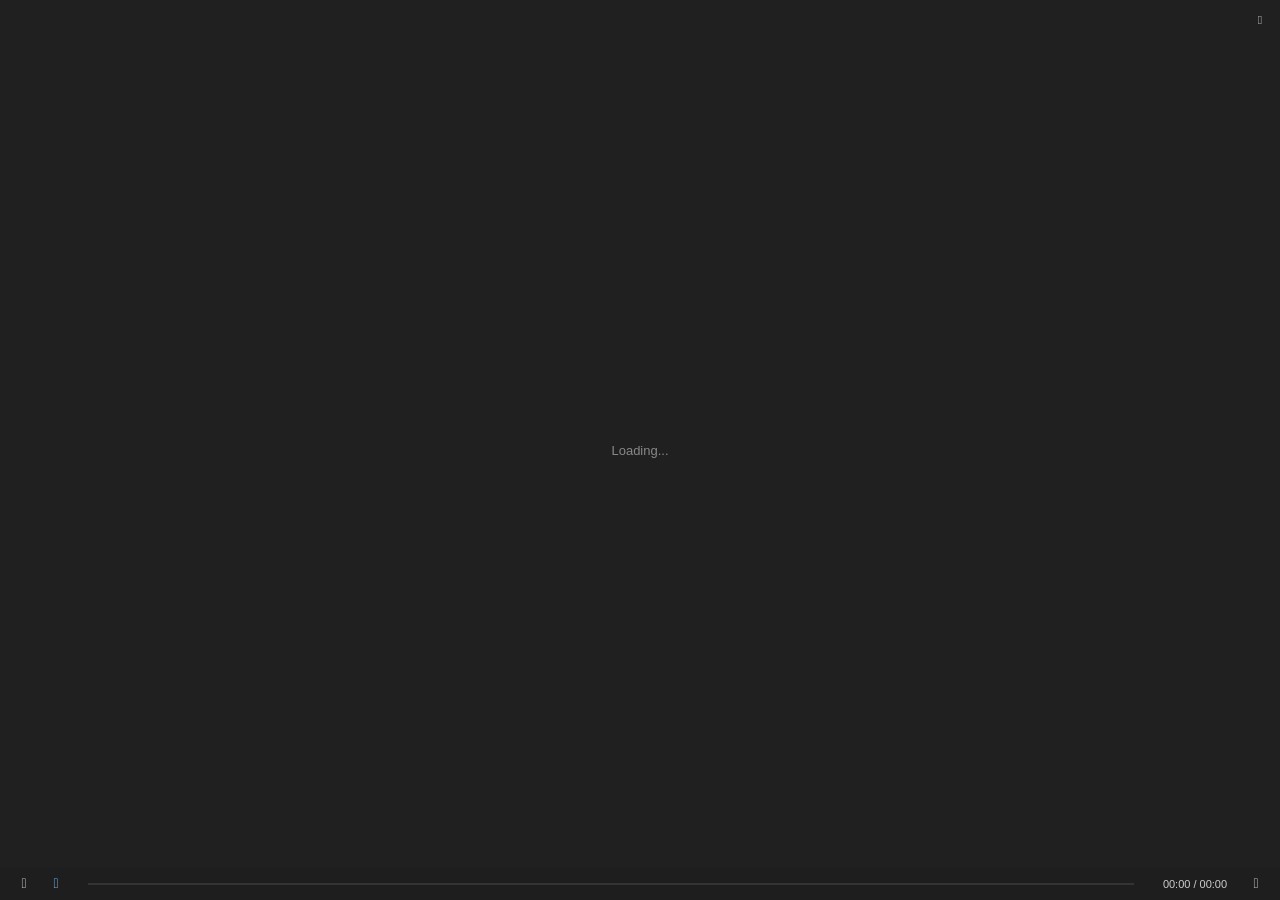
<file: QuickLook.Plugin.PagViewer/Resources/Web/pag-player.html>
<!DOCTYPE html>
<html>
<head>
    <meta charset="utf-8">
    <style>
        :root {
            --bg: #202020;
            --fg: #cccccc;
            --fg-alt: #888888;
            --accent: #76b9ed;
            --control-bg: rgba(30,30,30,0.92);
        }
        * { margin: 0; padding: 0; box-sizing: border-box; }
        html, body {
            width: 100%; height: 100%; overflow: hidden;
            background: var(--bg); font-family: 'Segoe UI', sans-serif;
            user-select: none;
        }
        .icon { font-family: 'Segoe MDL2 Assets', 'Segoe Fluent Icons'; font-size: 14px; }

        #container {
            width: 100%; height: 100%;
            display: flex; align-items: center; justify-content: center;
            position: relative;
        }

        /* Background layer */
        #bgLayer {
            position: absolute; inset: 0; z-index: 0;
        }
        /* Checkerboard pattern (like LottieFilesViewer) */
        #bgLayer.checker {
            background-color: #ffffff;
            background-image:
                linear-gradient(45deg, #e0e0e0 25%, transparent 25%),
                linear-gradient(-45deg, #e0e0e0 25%, transparent 25%),
                linear-gradient(45deg, transparent 75%, #e0e0e0 75%),
                linear-gradient(-45deg, transparent 75%, #e0e0e0 75%);
            background-size: 16px 16px;
            background-position: 0 0, 0 8px, 8px -8px, -8px 0;
        }
        #bgLayer.checker.dark {
            background-color: #2a2a2a;
            background-image:
                linear-gradient(45deg, #333 25%, transparent 25%),
                linear-gradient(-45deg, #333 25%, transparent 25%),
                linear-gradient(45deg, transparent 75%, #333 75%),
                linear-gradient(-45deg, transparent 75%, #333 75%);
        }
        #bgLayer.white { background: #ffffff; }
        #bgLayer.black { background: #000000; }
        #bgLayer.default { background: var(--bg); }

        #pagCanvas { max-width: 100%; max-height: 100%; position: relative; z-index: 1; }

        /* Canvas wrapper for zoom + pan */
        #canvasWrap {
            display: flex; align-items: center; justify-content: center;
            width: 100%; height: 100%;
            transform-origin: center center;
        }

        /* Zoom level indicator (like LottieFilesViewer zoomLevelInfo) */
        #zoomInfo {
            position: absolute; top: 50%; left: 50%;
            transform: translate(-50%, -50%);
            background: rgba(80,80,80,0.9); color: #fff;
            padding: 4px 14px; border-radius: 5px;
            font-size: 18px; pointer-events: none;
            opacity: 0; z-index: 20;
            transition: opacity 0.2s;
        }

        /* Top-right toolbar (like LottieFilesViewer) */
        #topBar {
            position: absolute; top: 8px; right: 8px;
            display: flex; gap: 4px;
            z-index: 20;
            opacity: 1; transition: opacity 0.3s;
        }
        #topBar.hidden { opacity: 0; pointer-events: none; }
        #topBar .btn {
            width: 24px; height: 24px;
            background: transparent; border: none; color: var(--fg);
            cursor: pointer; display: flex; align-items: center; justify-content: center;
            border-radius: 2px; transition: background 0.1s;
        }
        #topBar .btn:hover { background: rgba(255,255,255,0.1); }
        #topBar .btn .icon { font-size: 12px; }

        /* Color picker popup */
        #colorPicker {
            position: absolute; top: 36px; right: 8px;
            background: var(--control-bg);
            padding: 8px; border-radius: 4px;
            display: none; z-index: 21;
            flex-direction: column; gap: 6px;
        }
        #colorPicker.show { display: flex; }
        #colorPicker input[type="color"] {
            width: 100%; height: 28px; border: none;
            cursor: pointer; background: transparent;
        }
        .colorSwatches {
            display: flex; gap: 4px;
        }
        .swatch {
            width: 20px; height: 20px; border: 1px solid rgba(255,255,255,0.2);
            cursor: pointer; border-radius: 2px;
        }
        .swatch:hover { border-color: var(--fg); }

        /* Control bar */
        #controls {
            position: absolute; bottom: 0; left: 0; right: 0;
            height: 32px;
            background: var(--control-bg);
            display: flex; align-items: center;
            padding: 0 8px;
            opacity: 1; transition: opacity 0.3s ease;
            z-index: 10;
        }
        #controls.hidden { opacity: 0; pointer-events: none; }

        .btn {
            background: transparent; border: none; color: var(--fg);
            width: 32px; height: 32px; cursor: pointer;
            display: flex; align-items: center; justify-content: center;
            border-radius: 2px; transition: background 0.1s;
            flex-shrink: 0;
        }
        .btn:hover { background: rgba(255,255,255,0.08); }
        .btn:active { background: rgba(255,255,255,0.12); }
        .btn.active { color: var(--accent); }

        /* Progress bar */
        #progressWrap {
            flex: 1; height: 10px; margin: 0 6px;
            position: relative; cursor: pointer;
            display: flex; align-items: center;
        }
        #progressBg {
            position: absolute; left: 10px; right: 10px;
            height: 1px; background: rgba(255,255,255,0.2);
            top: 50%; transform: translateY(-50%);
        }
        #progressFill {
            position: absolute; left: 10px; width: 0;
            height: 1px; background: var(--fg);
            top: 50%; transform: translateY(-50%);
        }
        #progressThumb {
            position: absolute; left: 10px;
            width: 10px; height: 10px;
            border: 1px solid var(--fg);
            border-radius: 50%; background: transparent;
            top: 50%; transform: translate(-50%, -50%);
            opacity: 0; transition: opacity 0.15s, background 0.15s;
            z-index: 2;
        }
        #progressWrap:hover #progressThumb { opacity: 1; }
        #progressWrap.dragging #progressThumb { opacity: 1; background: var(--fg); }
        #progressWrap:hover #progressFill { height: 2px; }
        #progressWrap:hover #progressBg { height: 2px; }

        #time {
            color: var(--fg); font-size: 11px;
            font-family: 'Segoe UI', sans-serif;
            min-width: 90px; text-align: center;
            flex-shrink: 0; white-space: nowrap;
        }

        /* Volume slider */
        #volumeLayer {
            position: absolute; bottom: 32px; right: 8px;
            width: 130px; height: 32px;
            background: var(--control-bg);
            display: flex; align-items: center; justify-content: center;
            opacity: 0; pointer-events: none;
            transition: opacity 0.15s; z-index: 11;
        }
        #volumeLayer.show { opacity: 1; pointer-events: auto; }
        #volumeSlider {
            width: 110px; height: 4px;
            -webkit-appearance: none; appearance: none;
            background: rgba(255,255,255,0.2); outline: none;
            border-radius: 2px; cursor: pointer;
        }
        #volumeSlider::-webkit-slider-thumb {
            -webkit-appearance: none; width: 10px; height: 10px;
            background: var(--fg); border-radius: 50%; cursor: pointer;
        }

        #status {
            position: absolute; top: 50%; left: 50%;
            transform: translate(-50%, -50%);
            color: var(--fg-alt); font-size: 13px; z-index: 1;
        }

        #info {
            position: absolute; top: 8px; left: 8px;
            color: var(--fg-alt); font-size: 11px;
            font-family: 'Segoe UI', sans-serif;
            pointer-events: none; opacity: 0;
            transition: opacity 0.3s; z-index: 2;
        }
        #info.show { opacity: 1; }
    </style>
</head>
<body>
    <div id="container">
        <div id="bgLayer" class="default"></div>
        <div id="canvasWrap">
            <canvas id="pagCanvas"></canvas>
        </div>
        <div id="zoomInfo"></div>
        <div id="info"></div>

        <!-- Top-right toolbar (like LottieFilesViewer buttonBackgroundColour) -->
        <div id="topBar">
            <!-- \xEF1F = BackgroundToggle -->
            <button class="btn" id="btnBg" title="Background">
                <span class="icon">&#xEF1F;</span>
            </button>
        </div>
        <div id="colorPicker">
            <div class="colorSwatches">
                <div class="swatch" data-bg="default" style="background:var(--bg)" title="Default"></div>
                <div class="swatch" data-bg="checker" style="background:repeating-conic-gradient(#e0e0e0 0% 25%, #fff 0% 50%) 50%/8px 8px" title="Checkerboard"></div>
                <div class="swatch" data-bg="white" style="background:#fff" title="White"></div>
                <div class="swatch" data-bg="black" style="background:#000" title="Black"></div>
            </div>
            <input type="color" id="customColor" value="#202020" title="Custom color">
        </div>

        <div id="controls">
            <button class="btn" id="btnPlayPause" title="Play / Pause">
                <span class="icon">&#xE768;</span>
            </button>
            <button class="btn active" id="btnLoop" title="Loop">
                <span class="icon">&#xE777;</span>
            </button>
            <div id="progressWrap">
                <div id="progressBg"></div>
                <div id="progressFill"></div>
                <div id="progressThumb"></div>
            </div>
            <span id="time">00:00 / 00:00</span>
            <button class="btn" id="btnMute" title="Volume">
                <span class="icon" id="volumeIcon">&#xE767;</span>
            </button>
        </div>
        <div id="volumeLayer">
            <input type="range" id="volumeSlider" min="0" max="100" value="100" step="1">
        </div>
        <div id="status">Loading...</div>
    </div>

    <script>
    (function() {
        var statusEl = document.getElementById('status');
        var canvas = document.getElementById('pagCanvas');
        var bgLayer = document.getElementById('bgLayer');
        var controls = document.getElementById('controls');
        var topBar = document.getElementById('topBar');
        var btnPlay = document.getElementById('btnPlayPause');
        var btnLoop = document.getElementById('btnLoop');
        var btnMute = document.getElementById('btnMute');
        var btnBg = document.getElementById('btnBg');
        var colorPicker = document.getElementById('colorPicker');
        var customColor = document.getElementById('customColor');
        var volumeIcon = document.getElementById('volumeIcon');
        var volumeLayer = document.getElementById('volumeLayer');
        var volumeSlider = document.getElementById('volumeSlider');
        var progressWrap = document.getElementById('progressWrap');
        var progressFill = document.getElementById('progressFill');
        var progressThumb = document.getElementById('progressThumb');
        var timeEl = document.getElementById('time');
        var infoEl = document.getElementById('info');

        var pag = null, pagFile = null, pagView = null;
        var isPlaying = false, isLooping = true, isDragging = false;
        var duration = 0;
        var hideTimer = null;
        var volume = 1.0;
        var isMuted = false;

        var ICON_PLAY = '\uE768';
        var ICON_PAUSE = '\uE769';
        var ICON_LOOP_OFF = '\uE8D8';
        var ICON_LOOP_ON = '\uE777';
        var ICON_VOL3 = '\uE767';
        var ICON_VOL2 = '\uE994';
        var ICON_VOL1 = '\uE993';
        var ICON_VOL0 = '\uE74F';

        // --- Background switcher ---
        var BG_MODES = ['default', 'checker', 'white', 'black'];
        var bgIndex = parseInt(localStorage.getItem('pag-bg-index') || '0');
        var customBgColor = localStorage.getItem('pag-bg-custom') || '#202020';

        function applyBg() {
            var mode = BG_MODES[bgIndex];
            bgLayer.className = mode;
            if (mode === 'checker') {
                // Detect if theme is dark
                var bg = getComputedStyle(document.documentElement).getPropertyValue('--bg').trim();
                if (bg === '#202020' || bg === '#1a1a1a') bgLayer.classList.add('dark');
            }
            if (mode === 'default') {
                bgLayer.style.background = '';
            } else if (mode === 'checker') {
                bgLayer.style.background = '';
            } else {
                bgLayer.style.background = mode;
            }
            customColor.value = customBgColor;
            localStorage.setItem('pag-bg-index', bgIndex);
        }

        function cycleBg() {
            bgIndex = (bgIndex + 1) % BG_MODES.length;
            applyBg();
        }

        // Swatch clicks
        document.querySelectorAll('.swatch').forEach(function(el) {
            el.addEventListener('click', function() {
                bgIndex = BG_MODES.indexOf(el.dataset.bg);
                applyBg();
                colorPicker.classList.remove('show');
            });
        });

        // Custom color picker
        customColor.addEventListener('input', function() {
            customBgColor = customColor.value;
            bgLayer.className = '';
            bgLayer.style.background = customBgColor;
            localStorage.setItem('pag-bg-custom', customBgColor);
            bgIndex = -1;
            localStorage.setItem('pag-bg-index', '-1');
        });

        // Background button: click = cycle, right-click = show picker
        btnBg.addEventListener('click', function(e) {
            cycleBg();
        });
        btnBg.addEventListener('contextmenu', function(e) {
            e.preventDefault();
            colorPicker.classList.toggle('show');
        });
        // Close picker on outside click
        document.addEventListener('click', function(e) {
            if (!colorPicker.contains(e.target) && e.target !== btnBg && !btnBg.contains(e.target)) {
                colorPicker.classList.remove('show');
            }
        });

        // Restore saved background
        if (bgIndex < 0) {
            bgLayer.className = '';
            bgLayer.style.background = customBgColor;
        } else {
            applyBg();
        }

        // --- Auto-hide ---
        function showControls() {
            controls.classList.remove('hidden');
            topBar.classList.remove('hidden');
            infoEl.classList.add('show');
            resetHideTimer();
        }
        function hideControls() {
            if (isDragging) return;
            controls.classList.add('hidden');
            topBar.classList.add('hidden');
            infoEl.classList.remove('show');
            volumeLayer.classList.remove('show');
            colorPicker.classList.remove('show');
        }
        function resetHideTimer() {
            if (hideTimer) clearTimeout(hideTimer);
            hideTimer = setTimeout(hideControls, 1500);
        }
        document.addEventListener('mousemove', showControls);
        document.addEventListener('mousedown', showControls);

        // --- Time ---
        function fmt(us) {
            var s = us / 1000000;
            var m = Math.floor(s / 60);
            var sec = Math.floor(s % 60);
            return String(m).padStart(2,'0') + ':' + String(sec).padStart(2,'0');
        }

        function log(msg) {
            console.log('[PAG] ' + msg);
            if (window.chrome && window.chrome.webview)
                window.chrome.webview.postMessage({type:'log', message:msg});
        }

        // --- Volume ---
        function updateVolumeIcon() {
            var v = isMuted ? 0 : volume;
            if (v < 0.01) volumeIcon.textContent = ICON_VOL0;
            else if (v < 0.34) volumeIcon.textContent = ICON_VOL1;
            else if (v < 0.67) volumeIcon.textContent = ICON_VOL2;
            else volumeIcon.textContent = ICON_VOL3;
        }

        function applyVolume() {
            var v = isMuted ? 0 : volume;
            volumeSlider.value = Math.round(v * 100);
            if (pagView && typeof pagView.setVolume === 'function') pagView.setVolume(v);
            updateVolumeIcon();
        }

        btnMute.addEventListener('click', function() { isMuted = !isMuted; applyVolume(); });
        volumeSlider.addEventListener('input', function() { volume = volumeSlider.value / 100; isMuted = false; applyVolume(); });

        // --- Canvas zoom (Ctrl+Scroll) + pan (Space+Drag / Middle Drag) ---
        var canvasWrap = document.getElementById('canvasWrap');
        var zoomInfoEl = document.getElementById('zoomInfo');
        var zoomLevel = 1.0;
        var zoomHideTimer = null;
        var panX = 0, panY = 0;
        var isPanning = false;
        var panStartX = 0, panStartY = 0;

        function applyTransform() {
            canvasWrap.style.transform = 'translate(' + panX + 'px, ' + panY + 'px) scale(' + zoomLevel + ')';
        }

        function showZoomInfo() {
            zoomInfoEl.textContent = Math.round(zoomLevel * 100) + '%';
            zoomInfoEl.style.opacity = '0.9';
            if (zoomHideTimer) clearTimeout(zoomHideTimer);
            zoomHideTimer = setTimeout(function() { zoomInfoEl.style.opacity = '0'; }, 600);
        }

        function resetView() {
            zoomLevel = 1.0; panX = 0; panY = 0;
            applyTransform();
            showZoomInfo();
        }

        canvasWrap.addEventListener('dblclick', resetView);

        // Ctrl+Scroll to zoom
        document.addEventListener('wheel', function(e) {
            if (e.ctrlKey) {
                e.preventDefault();
                var delta = e.deltaY > 0 ? -0.1 : 0.1;
                zoomLevel = Math.max(0.1, Math.min(5.0, zoomLevel + delta));
                applyTransform();
                showZoomInfo();
                showControls();
            } else {
                // Volume control
                if (e.deltaY < 0) volume = Math.min(1, volume + 0.04);
                else volume = Math.max(0, volume - 0.04);
                isMuted = false; applyVolume(); showControls();
                volumeLayer.classList.add('show');
                clearTimeout(hideTimer);
                hideTimer = setTimeout(function() { volumeLayer.classList.remove('show'); }, 1500);
            }
        }, { passive: false });

        // Pan: left-click drag on canvas
        canvas.addEventListener('mousedown', function(e) {
            if (e.button === 0) {
                isPanning = true;
                panStartX = e.clientX - panX;
                panStartY = e.clientY - panY;
                canvas.style.cursor = 'grabbing';
                e.preventDefault();
            }
        });
        document.addEventListener('mousemove', function(e) {
            if (isPanning) {
                panX = e.clientX - panStartX;
                panY = e.clientY - panStartY;
                applyTransform();
            }
        });
        document.addEventListener('mouseup', function() {
            if (isPanning) {
                isPanning = false;
                canvas.style.cursor = '';
            }
        });

        // --- Load PAG ---
        async function loadFile(base64, libpagSrc, wasmSrc) {
            try {
                statusEl.textContent = 'Loading libpag...';
                if (!pag) {
                    var s = document.createElement('script');
                    s.src = libpagSrc;
                    document.head.appendChild(s);
                    await new Promise(function(ok, fail) { s.onload=ok; s.onerror=function(){fail(new Error('load libpag.js failed'))}; });
                    statusEl.textContent = 'Initializing...';
                    pag = await window.libpag.PAGInit({locateFile:function(){return wasmSrc}});
                    log('PAG initialized');
                }
                if (pagView) { try{pagView.destroy();}catch(e){} pagView=null; }
                if (pagFile) { try{pagFile.destroy();}catch(e){} pagFile=null; }

                statusEl.textContent = 'Decoding...';
                var raw = atob(base64);
                var buf = new Uint8Array(raw.length);
                for (var i=0;i<raw.length;i++) buf[i]=raw.charCodeAt(i);
                var ab = buf.buffer.slice(buf.byteOffset, buf.byteOffset+buf.byteLength);
                pagFile = await pag.PAGFile.load(ab);
                if (!pagFile) { statusEl.textContent='Invalid PAG file'; return; }

                duration = pagFile.duration();
                var w = pagFile.width(), h = pagFile.height();
                infoEl.textContent = w + '\u00d7' + h;
                canvas.width = w; canvas.height = h;

                pagView = await pag.PAGView.init(pagFile, canvas, {useScale:false});
                if (!pagView) { statusEl.textContent='Failed to create view'; return; }
                pagView.setRepeatCount(0);
                applyVolume();

                pagView.addListener('onAnimationUpdate', function() {
                    if (!isDragging && pagView) updateProgress(pagView.getProgress());
                });
                pagView.addListener('onAnimationEnd', function() {
                    if (!isLooping) { isPlaying=false; updatePlayBtn(); }
                });

                await pagView.play();
                isPlaying = true; updatePlayBtn();
                statusEl.style.display = 'none';
                log('Playing');

                if (window.chrome && window.chrome.webview)
                    window.chrome.webview.postMessage({type:'loaded', width:w, height:h});
            } catch(err) {
                statusEl.textContent = 'Error: ' + err.message;
                log('Error: ' + err.message);
                if (window.chrome && window.chrome.webview)
                    window.chrome.webview.postMessage({type:'error', message:err.message});
            }
        }

        function updateProgress(p) {
            var pct = (p * 100).toFixed(2) + '%';
            progressFill.style.width = 'calc(' + pct + ' - 10px)';
            progressThumb.style.left = 'calc(' + pct + ')';
            timeEl.textContent = fmt(duration * p) + ' / ' + fmt(duration);
        }

        function updatePlayBtn() {
            btnPlay.querySelector('.icon').textContent = isPlaying ? ICON_PAUSE : ICON_PLAY;
        }

        // --- Progress ---
        function getProgressFromEvent(e) {
            var rect = progressWrap.getBoundingClientRect();
            return Math.max(0, Math.min(1, (e.clientX - rect.left - 10) / (rect.width - 20)));
        }

        progressWrap.addEventListener('mousedown', function(e) {
            isDragging = true; progressWrap.classList.add('dragging');
            var p = getProgressFromEvent(e); updateProgress(p);
            if (pagView) pagView.setProgress(p);
        });
        document.addEventListener('mousemove', function(e) {
            if (isDragging) { var p = getProgressFromEvent(e); updateProgress(p); if (pagView) pagView.setProgress(p); }
        });
        document.addEventListener('mouseup', function() { isDragging = false; progressWrap.classList.remove('dragging'); });

        // --- Buttons ---
        btnPlay.addEventListener('click', function() {
            if (!pagView) return;
            if (isPlaying) { pagView.pause(); isPlaying=false; } else { pagView.play(); isPlaying=true; }
            updatePlayBtn();
        });

        btnLoop.addEventListener('click', function() {
            isLooping = !isLooping;
            btnLoop.classList.toggle('active', isLooping);
            btnLoop.querySelector('.icon').textContent = isLooping ? ICON_LOOP_ON : ICON_LOOP_OFF;
            if (pagView) pagView.setRepeatCount(isLooping ? 0 : 1);
        });

        // --- Messages from C# ---
        window.addEventListener('message', function(e) {
            var msg = e.data;
            if (!msg || typeof msg !== 'object') return;
            if (msg.type === 'loadFile') loadFile(msg.base64, msg.libpagSrc, msg.wasmSrc);
        });

        log('Page ready');
        if (window.chrome && window.chrome.webview)
            window.chrome.webview.postMessage({type:'ready'});
    })();
    </script>
</body>
</html>
</file>
<file: assets/reference/pag.io/css/main.css>
a,abbr,acronym,address,applet,article,aside,audio,b,big,blockquote,body,canvas,caption,center,cite,code,dd,del,details,dfn,div,dl,dt,em,embed,fieldset,figcaption,figure,footer,form,h1,h2,h3,h4,h5,h6,header,hgroup,html,i,iframe,img,ins,kbd,label,legend,li,mark,menu,nav,object,ol,output,p,pre,q,ruby,s,samp,section,small,span,strike,strong,sub,summary,sup,table,tbody,td,tfoot,th,thead,time,tr,tt,u,ul,var,video{border:0;font:inherit;font-size:100%;margin:0;padding:0;vertical-align:baseline}body{color:#24292e;font-family:-apple-system,BlinkMacSystemFont,Segoe UI,Helvetica,Arial,sans-serif,Apple Color Emoji,Segoe UI Emoji,Segoe UI Symbol;font-size:16px;line-height:1.5;-ms-text-size-adjust:100%;-webkit-text-size-adjust:100%;word-wrap:break-word}*{box-sizing:border-box}b,strong{font-weight:600}em,i{font-style:italic}[type=checkbox]{box-sizing:border-box;padding:0}a,a:hover{color:#2c373d;text-decoration:none}a:active,a:hover{outline-width:0}a:not([href]){color:inherit;text-decoration:none}p{margin-bottom:1em;margin-top:0}h1,h2,h3,h4,h5,h6{color:inherit;font-weight:600;line-height:1.25;margin-bottom:16px;margin-top:1.5em}h1{font-size:32px}h2{font-size:24px}h3{font-size:20px}h4{font-size:16px}h5{font-size:14px}h6{font-size:13.6px}ol,ul{margin-bottom:1em;margin-top:0;padding-left:2em}ol ol,ul ol{list-style-type:lower-roman}ol ol,ol ul,ul ol,ul ul{margin-bottom:0;margin-top:0}ol ol ol,ol ul ol,ul ol ol,ul ul ol{list-style-type:lower-alpha}li{word-wrap:break-all}li>p{margin-top:1em}li+li{margin-top:.25em}img{border-style:none;box-sizing:content-box;max-width:100%}img[align=right]{padding-left:1.25em}img[align=left]{padding-right:1.25em}table{border-collapse:collapse;border-spacing:0;display:block;margin-bottom:16px;margin-top:0;overflow:auto;width:100%}table tr{background-color:transparent;border-top:1px solid #dfe2e5}table tr:nth-child(2n){background-color:#f6f8fa}table td,table th{border:1px solid #dfe2e5;padding:6px 13px}table th{background-color:inherit;font-weight:600}table td,table th{color:inherit}blockquote{color:#6a737d;font-size:16px;margin:0 0 16px;padding:0 1em}blockquote>:first-child{margin-top:0}blockquote>:last-child{margin-bottom:0}code{background-color:rgba(27,31,35,.05);border-radius:3px;color:inherit;font-family:SFMono-Regular,Menlo,Monaco,Consolas,Liberation Mono,Courier New,monospace;font-size:85%;margin:0;padding:3.2px 6.4px}pre{margin-bottom:16px}pre code{background-color:transparent;border:0;display:inline;font-size:85%;line-height:inherit;margin:0;max-width:auto;overflow:visible;padding:0;white-space:pre;word-break:normal;word-wrap:normal}kbd{background-color:#fafbfc;border:1px solid #d1d5da;border-bottom-color:#c6cbd1;border-radius:3px;box-shadow:inset 0 -1px 0 #c6cbd1;color:#444d56;display:inline-block;font-family:SFMono-Regular,Menlo,Monaco,Consolas,Liberation Mono,Courier New,monospace;font-size:68.75%;line-height:10px;padding:3px 5px;vertical-align:middle}hr{border:1px solid #dfe2e5;box-sizing:content-box;margin:1.5em 0;overflow:hidden;padding:0}hr:after,hr:before{content:"";display:table}hr:after{clear:both}body{background-color:#fff;min-height:100vh;text-rendering:optimizeLegibility}@media only screen and (min-width:736px){body{display:flex;flex-direction:column}}article:after,article:before{content:"";display:table}article:after{clear:both}article>:first-child{margin-top:0}article>:last-child{margin-bottom:0}article iframe,article p img{display:block;margin-left:auto;margin-right:auto;max-width:100%}.anchor{display:block;position:relative;top:-80px}.hash-link{line-height:1;margin-left:-20px;opacity:0;padding-right:4px;transition:opacity .3s}.hash-link:hover{opacity:1!important;transition:none}.hash-link .hash-link-icon{vertical-align:middle}.button{border:1px solid #2c373d;border-radius:3px;color:#2c373d;display:inline-block;font-size:14px;font-weight:400;line-height:1.2em;padding:10px;text-decoration:none!important;text-transform:uppercase;transition:background .3s,color .3s}.button:hover{background:#2c373d;color:#fff}h1:hover .hash-link,h2:hover .hash-link,h3:hover .hash-link,h4:hover .hash-link{opacity:.5;transition:none}blockquote{background-color:rgba(255,229,100,.3);border-left:8px solid #ffe564;padding:15px 30px 15px 15px}.wrapper{margin:0 auto;max-width:1100px;padding:0 20px}.wrapper blockquote>p:first-child{padding-top:0}.center{display:block}.center,.homeContainer{text-align:center}.homeContainer .homeWrapper{padding:2em 10px}.homeContainer .homeWrapper .wrapper{margin:0 auto;max-width:900px;padding:0 20px}.homeContainer .homeWrapper .projectLogo img{height:100px;margin-bottom:0}.homeContainer .homeWrapper #project_title{font-size:300%;letter-spacing:-.08em;line-height:1em;margin-bottom:80px}.homeContainer .homeWrapper #project_tagline{font-size:200%;letter-spacing:-.04em;line-height:1em}.projectLogo{display:none;pointer-events:none}.projectLogo img{height:100px;margin-bottom:0}.projectIntro{margin:40px 0}.projectTitle{color:#2c373d;font-size:250%;line-height:1em}.projectTitle>small{display:block;font-weight:400;font-size:50%;line-height:1em;margin:.7em 0 1.3em}@media only screen and (min-width:480px){.projectTitle{font-size:300%;margin:.3em 0}.projectLogo img{height:200px;margin-bottom:10px}.homeContainer .homeWrapper{padding-left:10px;padding-right:10px}}@media only screen and (min-width:736px){.homeContainer .homeWrapper{position:relative}.homeContainer .homeWrapper #inner{max-width:600px;padding-right:40px}}@media only screen and (min-width:1200px){.homeContainer .homeWrapper #inner{max-width:750px}.homeContainer .homeWrapper .projectLogo{align-items:center;bottom:0;display:flex;justify-content:flex-end;left:0;padding:2em 100px 4em;position:absolute;right:0;top:0}.homeContainer .homeWrapper .projectLogo img{height:100%;max-height:250px}}@media only screen and (min-width:1500px){.homeContainer .homeWrapper #inner{max-width:1100px;padding-bottom:40px;padding-top:40px}.wrapper{max-width:1400px}}.mainContainer{flex:1 1 0%;max-width:100%;padding:40px 0}.mainContainer .wrapper{text-align:left}.mainContainer .wrapper .allShareBlock{padding:10px 0}.mainContainer .wrapper .allShareBlock .pluginBlock{margin:12px 0;padding:0}.mainContainer .wrapper .post{position:relative}.mainContainer .wrapper .post.basicPost{margin-top:30px}.mainContainer .wrapper .post .postHeader{margin-bottom:16px}.mainContainer .wrapper .post .postHeaderTitle{margin-top:0;padding:0}.docsContainer .wrapper .post .postHeader:before,.docsContainer .wrapper .post .postHeaderTitle:before{content:"";display:block;height:90px;margin-top:-90px;visibility:hidden;pointer-events:none}.mainContainer .wrapper .post .postSocialPlugins{padding-top:1em}.mainContainer .wrapper .post .docPagination{background:#2c373d;bottom:0;left:0;position:absolute;right:0}.mainContainer .wrapper .post .docPagination .pager{display:inline-block;width:50%}.mainContainer .wrapper .post .docPagination .pagingNext{float:right;text-align:right}.mainContainer .wrapper .post .docPagination a{border:none;color:#fff;display:block;padding:4px 12px}.mainContainer .wrapper .post .docPagination a:hover{background-color:#f9f9f9;color:#393939}.mainContainer .wrapper .post .docPagination a .pagerLabel{display:inline}.mainContainer .wrapper .post .docPagination a .pagerTitle{display:none}@media only screen and (min-width:480px){.mainContainer .wrapper .post .docPagination a .pagerLabel{display:none}.mainContainer .wrapper .post .docPagination a .pagerTitle{display:inline}}@media only screen and (min-width:1024px){.mainContainer .wrapper .post{display:block}.mainContainer .wrapper .posts .post{width:100%}}@media only screen and (max-width:1023px){.docsContainer .wrapper .post .postHeader:before,.docsContainer .wrapper .post .postHeaderTitle:before{content:"";display:block;height:200px;margin-top:-200px;visibility:hidden;pointer-events:none}}.fixedHeaderContainer{background:#2c373d;color:#fff;min-height:50px;padding:8px 0;position:fixed;width:100%;z-index:9999;transform:translateZ(0)}@media only screen and (min-width:1024px){.fixedHeaderContainer{flex-shrink:0}}.fixedHeaderContainer a{align-items:center;border:0;color:#fff;display:flex;flex-flow:row nowrap;height:34px;z-index:10000}.fixedHeaderContainer header{display:flex;flex-flow:row nowrap;position:relative;text-align:left}.fixedHeaderContainer header img{height:100%;margin-right:10px}.fixedHeaderContainer header .headerTitle{font-size:1.25em;margin:0}.fixedHeaderContainer header .headerTitleWithLogo{display:block;font-size:1.25em;line-height:18px;margin:0;position:relative;z-index:9999}.fixedHeaderContainer header h3{color:#fff;font-size:16px;margin:0 0 0 10px;text-decoration:underline}@media (max-width:480px){.headerTitle{font-size:17px}.headerTitleWithLogo{display:none!important}}.promoSection{display:flex;flex-flow:column wrap;font-size:125%;line-height:1.6em;position:relative;z-index:99}.promoSection .promoRow{padding:10px 0}.promoSection .promoRow .pluginWrapper{display:block}.promoSection .promoRow .pluginWrapper.ghStarWrapper,.promoSection .promoRow .pluginWrapper.ghWatchWrapper{height:28px}.promoSection .promoRow .pluginRowBlock{display:flex;flex-wrap:wrap;justify-content:center;margin:0 -2px}.promoSection .promoRow .pluginRowBlock .pluginWrapper{padding:0 2px}.promoSection .promoRow .pluginRowBlock iframe{margin-left:2px;margin-top:5px}input[type=search]{-moz-appearance:none;-webkit-appearance:none}.navSearchWrapper{align-items:center;align-self:center;display:flex;justify-content:center;padding-left:10px;position:absolute;right:10px;top:10px}.navSearchWrapper:before{border:3px solid #e5e5e5;border-radius:50%;content:" ";display:block;height:6px;left:15px;position:absolute;top:50%;transform:translateY(-58%);width:6px;z-index:1}.navSearchWrapper:after{background:#e5e5e5;content:" ";height:7px;left:24px;position:absolute;top:55%;transform:rotate(-45deg);width:3px;z-index:1}.navSearchWrapper .aa-dropdown-menu{background:#f9f9f9;border:3px solid rgba(57,57,57,.25);color:#393939;font-size:14px;left:auto!important;line-height:1.2em;right:0!important}.navSearchWrapper .aa-dropdown-menu .algolia-docsearch-suggestion--category-header{background:#2c373d;color:#fff;font-size:14px;font-weight:400}.navSearchWrapper .aa-dropdown-menu .algolia-docsearch-suggestion--category-header .algolia-docsearch-suggestion--highlight{background-color:#2c373d;color:#fff}.navSearchWrapper .aa-dropdown-menu .algolia-docsearch-suggestion--subcategory-column .algolia-docsearch-suggestion--highlight,.navSearchWrapper .aa-dropdown-menu .algolia-docsearch-suggestion--title .algolia-docsearch-suggestion--highlight{color:#2c373d}.navSearchWrapper .aa-dropdown-menu .algolia-docsearch-suggestion--subcategory-column,.navSearchWrapper .aa-dropdown-menu .algolia-docsearch-suggestion__secondary{border-color:rgba(57,57,57,.3)}input#search_input_react{background-color:rgba(0,0,0,.2);border:none;border-radius:20px;color:#fff;font-size:14px;font-weight:300;line-height:20px;outline:none;padding-left:25px;position:relative;transition:width .5s ease;width:170px}.navSearchWrapper:before{left:24px}.navSearchWrapper:after{left:35px}input#search_input_react:active,input#search_input_react:focus{color:#fff;width:220px}.navigationSlider .slidingNav .navSearchWrapper .algolia-docsearch-footer a{height:auto}@media only screen and (max-width:735px){.navSearchWrapper{width:40%}}input::-moz-placeholder{color:#e5e5e5}input::placeholder{color:#e5e5e5}.hljs{padding:1.25rem 1.5rem}.gridBlock{padding:0}.gridBlock>*{box-sizing:border-box}.gridBlock .fourByGridBlock img,.gridBlock .threeByGridBlock img,.gridBlock .twoByGridBlock img{max-width:100%}.gridBlock .gridClear{clear:both}@media only screen and (max-width:735px){.gridBlock .fourByGridBlock{flex:1 0 26%}}@media only screen and (min-width:736px){.gridBlock{display:flex;flex-direction:row;flex-wrap:wrap}.gridBlock>*{margin:0 12px}.gridBlock>:first-child{margin-left:0}.gridBlock>:last-child{margin-right:0}.gridBlock .twoByGridBlock{flex:1 0 40%}.gridBlock .threeByGridBlock{flex:1 0 26%}.gridBlock .fourByGridBlock{flex:1 0 20%}h2+.gridBlock{padding-top:20px}}@media only screen and (min-width:1400px){.gridBlock{display:flex;flex-direction:row;flex-wrap:wrap}}.alignCenter{text-align:center}.alignRight{text-align:right}.imageAlignSide{display:flex;flex-flow:row wrap}.blockImage{max-width:730px}.imageAlignSide .blockImage{flex:0 1 500px;max-width:500px}@media only screen and (max-width:735px){.imageAlignSide .blockImage{display:none}}.imageAlignSide .blockContent{flex:1 1}.imageAlignBottom .blockImage{margin:0 auto 20px;max-width:730px}.imageAlignBottom.alignCenter .blockImage{margin-left:auto;margin-right:auto}.imageAlignTop .blockImage{margin-bottom:20px;max-width:80px}.imageAlignTop.alignCenter .blockImage{margin-left:auto;margin-right:auto}.imageAlignRight .blockImage{margin-left:40px}.imageAlignLeft .blockImage{margin-right:40px}.container .gridBlock .blockContent p{padding:0}.container .wrapper .alignCenter h2{text-align:center}.container .wrapper .imageAlignSide h2{text-align:left}.container .wrapper .imageAlignSide p{margin:0 0 40px;max-width:560px}.highlightBackground{background:rgba(153,66,79,.7);color:#fff}.highlightBackground a{font-weight:800}.container.highlightBackground .wrapper h1,.container.highlightBackground .wrapper h2,.container.highlightBackground .wrapper h3,.container.highlightBackground .wrapper h4,.container.highlightBackground .wrapper h5,.highlightBackground a{border-color:#fff;color:#fff}.lightBackground{background:#f7f7f7}.darkBackground{background:grey;color:#fff}.darkBackground a,.darkBackground code{color:#d6b3b8}.container.darkBackground .wrapper h1,.container.darkBackground .wrapper h2,.container.darkBackground .wrapper h3,.container.darkBackground .wrapper h4,.container.darkBackground .wrapper h5{border-color:#fff;color:#fff}.container.paddingAll{padding:40px}.container.paddingBottom{padding-bottom:80px}.container.paddingLeft{padding-left:40px}.container.paddingRight{padding-right:40px}.container.paddingTop{padding-top:80px}@media only screen and (max-width:735px){.container.paddingBottom{padding-bottom:40px}.container.paddingTop{padding-top:20px}}@media only screen and (max-width:1023px){.responsiveList .blockContent{position:relative}.responsiveList .blockContent>div{padding-left:20px}.responsiveList .blockContent:before{content:"\2022";position:absolute}}.navigationSlider .navSlideout{cursor:pointer;padding-top:4px;position:absolute;right:10px;top:0;transition:top .3s;z-index:101}.navigationSlider .slidingNav{bottom:auto;box-sizing:border-box;left:0;position:fixed;right:0;top:0}.navigationSlider .slidingNav.slidingNavActive{height:auto;padding-top:42px;width:300px}.navigationSlider .slidingNav ul{background:#1f262a;box-sizing:border-box;color:#fff;display:flex;flex-wrap:nowrap;list-style:none;margin-top:50px;padding:0;width:100%}.navigationSlider .slidingNav.slidingNavActive ul{display:block}.navigationSlider .slidingNav ul li{flex:1 1 auto;margin:0;text-align:center;white-space:nowrap}.navigationSlider .slidingNav ul li a{align-items:center;box-sizing:border-box;color:#2c373d;color:inherit;display:flex;font-size:.9em;height:auto;height:50px;justify-content:center;margin:0;padding:10px;transition:background-color .3s}.navigationSlider .slidingNav ul li.siteNavGroupActive>a,.navigationSlider .slidingNav ul li.siteNavItemActive>a,.navigationSlider .slidingNav ul li>a:focus,.navigationSlider .slidingNav ul li>a:hover{background-color:#2c373d}.languages-icon{width:20px}#languages-dropdown{pointer-events:none;position:absolute;width:100%}#languages-dropdown.visible{display:flex}#languages-dropdown.hide{display:none}#languages-dropdown-items{background-color:#2c373d;display:flex;flex-direction:column;min-width:120px;pointer-events:all}#languages li{display:block}.navPusher{left:0;min-height:100%;padding-top:100px;position:relative;z-index:99}.singleRowMobileNav.navPusher{padding-top:50px}.navPusher:after{background:rgba(0,0,0,.4);content:"";height:0;opacity:0;position:absolute;right:0;top:0;transition:opacity .5s,width .1s .5s,height .1s .5s;width:0}@media screen and (min-width:1024px){.navPusher{display:flex;flex-direction:column;min-height:calc(100vh - 50px);padding-top:50px}.navPusher,.navPusher>:first-child{flex-grow:1}}.sliderActive .navPusher:after{height:100%;opacity:1;transition:opacity .5s;width:100%;z-index:100}@media only screen and (max-width:1024px){.reactNavSearchWrapper input#search_input_react{background-color:rgba(242,196,178,.25);border:none;border-radius:20px;box-sizing:border-box;color:#393939;font-size:14px;line-height:20px;outline:none;padding-left:38px;position:relative;transition:background-color .2s cubic-bezier(.68,-.55,.265,1.55),width .2s cubic-bezier(.68,-.55,.265,1.55),color .2s ease;width:100%;height:30px}.reactNavSearchWrapper input#search_input_react:active,.reactNavSearchWrapper input#search_input_react:focus{background-color:#2c373d;color:#fff}.reactNavSearchWrapper .algolia-docsearch-suggestion--subcategory-inline{display:none}.reactNavSearchWrapper>span{width:100%}.reactNavSearchWrapper .aa-dropdown-menu{font-size:12px;line-height:2em;padding:0;border-width:1px;min-width:500px}.reactNavSearchWrapper .algolia-docsearch-suggestion__secondary{border-top:none}.aa-suggestions{min-height:140px;max-height:60vh;-webkit-overflow-scrolling:touch;overflow-y:scroll}#languages-dropdown{left:0;top:50px}#languages-dropdown-items{background-color:#2c373d;display:flex;flex-direction:row}}@media only screen and (min-width:1024px){.navSearchWrapper{padding-left:10px;position:relative;right:auto;top:auto}.reactNavSearchWrapper input#search_input_react{height:100%;padding-top:8px;padding-bottom:8px;padding-left:38px}.navSearchWrapper .algolia-autocomplete{display:block}.navigationSlider{height:34px;margin-left:auto;position:relative}.navigationSlider .navSlideout{display:none}.navigationSlider nav.slidingNav{background:none;height:auto;position:relative;right:auto;top:auto;width:auto}.navigationSlider .slidingNav ul{background:none;display:flex;flex-flow:row nowrap;margin:0;padding:0;width:auto}.navigationSlider .slidingNav ul li a{border:0;color:hsla(0,0%,100%,.8);display:flex;font-size:16px;font-size:1em;font-weight:300;height:32px;line-height:1.2em;margin:0;padding:6px 10px}.navigationSlider .slidingNav ul li.siteNavGroupActive a,.navigationSlider .slidingNav ul li.siteNavItemActive a,.navigationSlider .slidingNav ul li a:hover{color:#fff}}@media only screen and (max-width:735px){.navigationSlider .slidingNav ul{overflow-x:auto}.navigationSlider .slidingNav ul::-webkit-scrollbar{display:none}.reactNavSearchWrapper .aa-dropdown-menu{min-width:400px}}@media only screen and (max-width:475px){.reactNavSearchWrapper .aa-dropdown-menu{min-width:300px}}.docMainWrapper .wrapper{padding-left:0;padding-right:0;padding-top:10px}@media only screen and (min-width:1024px){.docMainWrapper{width:100%}.docMainWrapper>*{margin:0 24px}.docMainWrapper>:first-child{margin-left:0}.docMainWrapper>:last-child{margin-right:0}.docMainWrapper .mainContainer{min-width:0}}.edit-page-link{float:right;font-size:10px;font-weight:400;margin-top:3px;text-decoration:none}@media only screen and (max-width:1023px){.edit-page-link{display:none}}.docLastUpdate{font-size:13px;font-style:italic;margin:20px 0;text-align:right}.docs-prevnext{margin:20px 0}.docs-prevnext:after{clear:both;content:" ";display:table}.docs-next{float:right}.docs-prev{float:left}@media only screen and (max-width:735px){.docs-next{clear:both;float:left}.docs-next,.docs-prev{margin:10px 0}.arrow-next{float:right;margin-left:10px}.arrow-prev{float:left;margin-right:10px}.function-name-prevnext{width:200px;display:inline-block;white-space:nowrap;overflow:hidden;text-overflow:ellipsis}}.hide{display:none}.collapsible{cursor:pointer}.collapsible .arrow{float:right;margin-right:8px;margin-top:-4px;transform:rotate(90deg);transition:transform .2s linear}.collapsible .arrow.rotate{transform:rotate(180deg)}@media only screen and (max-width:1023px){.docsNavContainer{background:#fff;left:0;position:fixed;width:100%;z-index:100}}@media only screen and (min-width:1024px){.docsNavContainer{flex:0 0 240px;height:calc(100vh - 50px);position:sticky;overflow-y:auto;top:50px}}.docsSliderActive.docsNavContainer{box-sizing:border-box;height:100%;-webkit-overflow-scrolling:touch;overflow-y:auto;overscroll-behavior:contain;padding-bottom:50px}.docsNavContainer .toc .navBreadcrumb{background-color:#f1f1f1;box-sizing:border-box;display:flex;flex-flow:row nowrap;font-size:12px;height:48px;overflow:hidden;padding:8px 20px}.docsNavContainer .toc .navWrapper{padding:0}@media only screen and (min-width:1024px){.docsNavContainer .toc .navBreadcrumb{display:none}.navBreadcrumb h2{padding:0 10px}.separateOnPageNav .docsNavContainer{flex:0 0 240px}}.navBreadcrumb a,.navBreadcrumb span{border:0;color:#393939}@media only screen and (max-width:735px){.anchor{top:-144px}}@media only screen and (min-width:1024px){.toc{padding:40px 0}}.toc section{padding:0;position:relative}.toc section .navGroups{display:none;padding:48px 20px 60px}.toc .toggleNav{color:#393939;position:relative}.toc .toggleNav .navToggle{cursor:pointer;height:32px;margin-right:10px;position:relative;text-align:left;width:18px}.hamburger-menu{position:absolute;top:6px;width:100%}.line1,.line2,.line3{width:100%;height:3px;background-color:#393939;margin:3px 0;transition:.4s;border-radius:10px}.docsSliderActive .hamburger-menu{top:12px}.docsSliderActive .line1{position:absolute;top:50%;transform:rotate(-45deg)}.docsSliderActive .line2{display:none}.docsSliderActive .line3{position:absolute;top:50%;transform:rotate(45deg)}.toggleNav h2 i{padding:0 4px}.toc .toggleNav .navGroup{margin-bottom:16px}.toc .toggleNav .subNavGroup{margin-bottom:0}.toc .toggleNav .navGroup .navGroupCategoryTitle{color:#393939;font-size:18px;font-weight:500;line-height:1.2em;margin-bottom:8px;margin-top:0}.toc .toggleNav .navGroup .navGroupSubcategoryTitle{color:#393939;font-size:14px;font-weight:500;line-height:1.5;margin-bottom:0;margin-top:0;padding:4px 0}.toc .toggleNav .navGroup .navListItem{margin:0}.toc .toggleNav .navGroup h3 i:not(:empty){box-sizing:border-box;color:rgba(57,57,57,.5);display:inline-block;height:16px;margin-right:10px;text-align:center;transition:color .2s;width:16px}.toc .toggleNav ul{padding:0 8px}.docsSliderActive .toc .toggleNav ul{padding-left:0}.toc .toggleNav ul li{list-style-type:none;padding:0}.toc .toggleNav ul li a{border:none;color:#717171;display:block;font-size:14px;padding:4px 0;transition:color .3s}.toc .toggleNav ul li.navListItemActive a,.toc .toggleNav ul li a:focus,.toc .toggleNav ul li a:hover{color:#2c373d}.docsSliderActive .toc .navBreadcrumb,.tocActive .navBreadcrumb{border-bottom:1px solid #ccc;margin-bottom:20px;position:fixed;width:100%}.toc .toggleNav .navBreadcrumb h2{border:0;flex-grow:1;font-size:16px;font-weight:600;line-height:32px;margin:0;padding:0}.docsSliderActive .toc section .navGroups{display:block;padding-top:60px}.tocToggler{cursor:pointer;height:32px;line-height:32px;margin-right:-10px;padding:0 10px}.icon-toc{box-sizing:border-box;display:inline-block;line-height:normal;position:relative;top:-1px;vertical-align:middle}.icon-toc,.icon-toc:after,.icon-toc:before{background-color:currentColor;border:1px solid;border-radius:50%;box-sizing:border-box;height:4px;width:4px}.icon-toc:after,.icon-toc:before{content:"";position:absolute}.icon-toc:before{left:-1px;top:-7px}.icon-toc:after{left:-1px;top:5px}.tocActive .icon-toc{border-radius:0;height:16px;transform:rotate(45deg);width:3px}.tocActive .icon-toc:before{border-radius:0;height:3px;left:50%;top:50%;transform:translate(-50%,-50%);width:16px}.tocActive .icon-toc:after{content:""}@media only screen and (min-width:1024px){.docMainWrapper{display:flex;flex-flow:row nowrap}.docMainWrapper .wrapper{padding-top:0;padding-left:0;padding-right:0}}.onPageNav{display:none;margin-bottom:40px}.onPageNav::-webkit-scrollbar{width:7px}.onPageNav::-webkit-scrollbar-track{background:#f1f1f1;border-radius:10px}.onPageNav::-webkit-scrollbar-thumb{background:#888;border-radius:10px}.onPageNav::-webkit-scrollbar-thumb:hover{background:#555}.onPageNav a{color:#717171}.onPageNav .toc-headings>li>a.active,.onPageNav .toc-headings>li>a.hover{font-weight:600;color:#2c373d}.onPageNav ul{list-style:none}.onPageNav ul li{font-size:12px;line-height:16px;padding-bottom:8px}.onPageNav ul ul{padding:8px 0 0 20px}.onPageNav ul ul li{padding-bottom:5px}@media only screen and (min-width:1024px){.toc section .navGroups{display:block;padding:8px 0 0}.navBreadcrumb h2{padding:0 10px}}@supports (position:sticky){@media only screen and (max-width:1023px){.tocActive .onPageNav{background:#fff;bottom:0;display:block;left:0;overflow-y:auto;overscroll-behavior:contain;padding:0 20px;position:fixed;right:0;top:148px;z-index:10;margin-bottom:0}.tocActive .singleRowMobileNav .onPageNav{top:98px}.tocActive .navBreadcrumb h2,.tocActive .navToggle{visibility:hidden}.tocActive .onPageNav>.toc-headings{padding:12px 0}}@media only screen and (min-width:1024px){.separateOnPageNav .headerWrapper.wrapper,.separateOnPageNav .wrapper{max-width:1400px}.separateOnPageNav .toc{width:auto}.separateOnPageNav.sideNavVisible .navPusher .mainContainer{flex:1 auto;max-width:100%;min-width:0}.onPageNav{align-self:flex-start;display:block;flex:0 0 240px;max-height:calc(100vh - 90px);overflow-y:auto;position:sticky;top:90px}.onPageNav>.toc-headings{border-left:1px solid #e0e0e0;padding:10px 0 2px 15px}.tocToggler{display:none}}}.blog .wrapper{max-width:1100px}.blogContainer .posts .post{border-bottom:1px solid #e0e0e0;border-radius:3px;margin-bottom:20px;padding-bottom:20px}.blogContainer .postHeader{margin-bottom:10px}.blogContainer .postHeaderTitle{margin-top:0}.blogContainer .postHeader p.post-meta{margin-bottom:10px;padding:0}.blogContainer .postHeader .authorBlock{display:flex}.blogContainer .postHeader .post-authorName{color:rgba(57,57,57,.7);display:flex;flex-direction:column;font-size:14px;font-weight:400;justify-content:center;margin-right:10px;margin-top:0;margin-bottom:0;padding:0}.blogContainer .postHeader .authorPhoto{border-radius:50%;height:30px;overflow:hidden;width:30px}.blogContainer .postHeader .authorPhoto.authorPhotoBig{height:50px;width:50px}.blog-recent{margin:20px 0}.blog-recent>a{float:left}@media only screen and (max-width:735px){.blog-recent{height:40px}}.blogSocialSection{display:block;padding:36px 0}.blogSocialSection .blogSocialSectionItem{padding-bottom:5px}.fb-like{display:block;margin-bottom:20px;width:100%}.more-users{margin:0 auto;max-width:560px;text-align:center}.productShowcaseSection{padding:0 20px;text-align:center}.productShowcaseSection.paddingTop{padding-top:20px}.productShowcaseSection.paddingBottom{padding-bottom:80px}.productShowcaseSection h2{color:#2c373d;font-size:30px;line-height:1em;margin-top:20px;padding:10px 0;text-align:center}.productShowcaseSection p{margin:0 auto;max-width:560px;padding:.8em 0}.productShowcaseSection .logos{align-items:center;display:flex;flex-flow:row wrap;justify-content:center;padding:20px}.productShowcaseSection .logos img{max-height:110px;padding:20px;width:110px}@media only screen and (max-width:735px){.productShowcaseSection .logos img{max-height:64px;padding:20px;width:64px}}.showcaseSection{margin:0 auto;max-width:900px}.showcaseSection,.showcaseSection .prose h1{text-align:center}.showcaseSection .prose{margin:0 auto;max-width:560px;text-align:center}.showcaseSection .logos{align-items:center;display:flex;flex-flow:row wrap;justify-content:center}.showcaseSection .logos img{max-height:128px;padding:20px;width:128px}@media only screen and (max-width:735px){.showcaseSection .logos img{max-height:64px;padding:20px;width:64px}}.nav-footer{background:#20232a;border:none;color:#202020;font-size:15px;-webkit-font-smoothing:antialiased;-moz-osx-font-smoothing:grayscale;font-weight:400;line-height:24px;padding-bottom:2em;padding-top:2em;position:relative}@media only screen and (min-width:1024px){.nav-footer{flex-shrink:0}}.nav-footer .sitemap{display:flex;justify-content:space-between;margin:0 auto 3em;max-width:1080px}.nav-footer .sitemap div{flex:1}.nav-footer .sitemap .nav-home{display:table;height:72px;margin:-12px 20px 0 0;opacity:.4;padding:10px;transition:opacity .15s ease-in-out;width:72px}.nav-footer .sitemap .nav-home:focus,.nav-footer .sitemap .nav-home:hover{opacity:1}@media only screen and (max-width:735px){.nav-footer .sitemap{display:flex;flex-direction:column;margin:0 2em 3em;width:calc(100% - 4em)}.nav-footer .sitemap>div{margin-bottom:18px}}.nav-footer .sitemap a{color:hsla(0,0%,100%,.6);display:block;margin:2px 0;padding:3px 0}.nav-footer .sitemap a:focus,.nav-footer .sitemap a:hover,.nav-footer .sitemap h5>a:focus,.nav-footer .sitemap h5>a:hover{color:#fff;text-decoration:none}.nav-footer .sitemap h5,.nav-footer .sitemap h6{margin:0 0 10px}.nav-footer .sitemap h5,.nav-footer .sitemap h5>a,.nav-footer .sitemap h6,.nav-footer .sitemap h6>a{color:#fff}.nav-footer .sitemap h5>a,.nav-footer .sitemap h6>a{margin:0 -10px}.nav-footer .fbOpenSource{display:block;margin:1em auto;opacity:.4;transition:opacity .15s ease-in-out;width:170px}.nav-footer .fbOpenSource:hover{opacity:1}.nav-footer .copyright{color:hsla(0,0%,100%,.4);text-align:center}.nav-footer .social{padding:5px 0}.tabs{border-top:1px solid #cfcfcf}.nav-tabs{display:flex;border-bottom:4px solid #e0e0e0;width:100%;padding:0;overflow-x:auto;white-space:nowrap;max-height:100%}.nav-tabs::-webkit-scrollbar{display:none}.tabs .tab-pane:focus{outline:none}.tabs .nav-tabs>div{font-size:14px;line-height:1.14286;padding:12px 16px;text-decoration:none;display:block;cursor:pointer}.tabs .nav-tabs>div.active{border-bottom:4px solid #2c373d}.tab-pane{display:none}.tab-pane.active{display:block}.tab-pane>pre{white-space:pre-wrap}.tab-pane>pre>code{margin-top:0;border-radius:0;box-shadow:none}.markdown-body{color-scheme:light;--color-prettylights-syntax-comment:#6e7781;--color-prettylights-syntax-constant:#0550ae;--color-prettylights-syntax-entity:#8250df;--color-prettylights-syntax-storage-modifier-import:#24292f;--color-prettylights-syntax-entity-tag:#116329;--color-prettylights-syntax-keyword:#cf222e;--color-prettylights-syntax-string:#0a3069;--color-prettylights-syntax-variable:#953800;--color-prettylights-syntax-brackethighlighter-unmatched:#82071e;--color-prettylights-syntax-invalid-illegal-text:#f6f8fa;--color-prettylights-syntax-invalid-illegal-bg:#82071e;--color-prettylights-syntax-carriage-return-text:#f6f8fa;--color-prettylights-syntax-carriage-return-bg:#cf222e;--color-prettylights-syntax-string-regexp:#116329;--color-prettylights-syntax-markup-list:#3b2300;--color-prettylights-syntax-markup-heading:#0550ae;--color-prettylights-syntax-markup-italic:#24292f;--color-prettylights-syntax-markup-bold:#24292f;--color-prettylights-syntax-markup-deleted-text:#82071e;--color-prettylights-syntax-markup-deleted-bg:#ffebe9;--color-prettylights-syntax-markup-inserted-text:#116329;--color-prettylights-syntax-markup-inserted-bg:#dafbe1;--color-prettylights-syntax-markup-changed-text:#953800;--color-prettylights-syntax-markup-changed-bg:#ffd8b5;--color-prettylights-syntax-markup-ignored-text:#eaeef2;--color-prettylights-syntax-markup-ignored-bg:#0550ae;--color-prettylights-syntax-meta-diff-range:#8250df;--color-prettylights-syntax-brackethighlighter-angle:#57606a;--color-prettylights-syntax-sublimelinter-gutter-mark:#8c959f;--color-prettylights-syntax-constant-other-reference-link:#0a3069;--color-fg-default:#24292f;--color-fg-muted:#57606a;--color-fg-subtle:#6e7781;--color-canvas-default:#fff;--color-canvas-subtle:#f6f8fa;--color-border-default:#d0d7de;--color-border-muted:#d8dee4;--color-neutral-muted:rgba(175,184,193,0.2);--color-accent-fg:#0969da;--color-accent-emphasis:#0969da;--color-attention-subtle:#fff8c5;--color-danger-fg:#cf222e;-ms-text-size-adjust:100%;-webkit-text-size-adjust:100%;margin:0;color:var(--color-fg-default);background-color:var(--color-canvas-default);font-family:-apple-system,BlinkMacSystemFont,Segoe UI,Helvetica,Arial,sans-serif,Apple Color Emoji,Segoe UI Emoji;font-size:16px;line-height:1.5;word-wrap:break-word}.markdown-body h1:hover .anchor .octicon-link:before,.markdown-body h2:hover .anchor .octicon-link:before,.markdown-body h3:hover .anchor .octicon-link:before,.markdown-body h4:hover .anchor .octicon-link:before,.markdown-body h5:hover .anchor .octicon-link:before,.markdown-body h6:hover .anchor .octicon-link:before{width:16px;height:16px;content:" ";display:inline-block;background-color:currentColor;-webkit-mask-image:url('data:image/svg+xml;charset=utf-8,<svg xmlns="http://www.w3.org/2000/svg" viewBox="0 0 16 16" aria-hidden="true"><path fill-rule="evenodd" d="M7.775 3.275a.75.75 0 001.06 1.06l1.25-1.25a2 2 0 112.83 2.83l-2.5 2.5a2 2 0 01-2.83 0 .75.75 0 00-1.06 1.06 3.5 3.5 0 004.95 0l2.5-2.5a3.5 3.5 0 00-4.95-4.95l-1.25 1.25zm-4.69 9.64a2 2 0 010-2.83l2.5-2.5a2 2 0 012.83 0 .75.75 0 001.06-1.06 3.5 3.5 0 00-4.95 0l-2.5 2.5a3.5 3.5 0 004.95 4.95l1.25-1.25a.75.75 0 00-1.06-1.06l-1.25 1.25a2 2 0 01-2.83 0z"/></svg>');mask-image:url('data:image/svg+xml;charset=utf-8,<svg xmlns="http://www.w3.org/2000/svg" viewBox="0 0 16 16" aria-hidden="true"><path fill-rule="evenodd" d="M7.775 3.275a.75.75 0 001.06 1.06l1.25-1.25a2 2 0 112.83 2.83l-2.5 2.5a2 2 0 01-2.83 0 .75.75 0 00-1.06 1.06 3.5 3.5 0 004.95 0l2.5-2.5a3.5 3.5 0 00-4.95-4.95l-1.25 1.25zm-4.69 9.64a2 2 0 010-2.83l2.5-2.5a2 2 0 012.83 0 .75.75 0 001.06-1.06 3.5 3.5 0 00-4.95 0l-2.5 2.5a3.5 3.5 0 004.95 4.95l1.25-1.25a.75.75 0 00-1.06-1.06l-1.25 1.25a2 2 0 01-2.83 0z"/></svg>')}.markdown-body details,.markdown-body figcaption,.markdown-body figure{display:block}.markdown-body summary{display:list-item}.markdown-body [hidden]{display:none!important}.markdown-body a{background-color:transparent;color:var(--color-accent-fg);text-decoration:none}.markdown-body a:active,.markdown-body a:hover{outline-width:0}.markdown-body abbr[title]{border-bottom:none;-webkit-text-decoration:underline dotted;text-decoration:underline dotted}.markdown-body b,.markdown-body strong{font-weight:600}.markdown-body dfn{font-style:italic}.markdown-body h1{margin:.67em 0;font-weight:600;padding-bottom:.3em;font-size:2em;border-bottom:1px solid var(--color-border-muted)}.markdown-body mark{background-color:var(--color-attention-subtle);color:var(--color-text-primary)}.markdown-body small{font-size:90%}.markdown-body sub,.markdown-body sup{font-size:75%;line-height:0;position:relative;vertical-align:baseline}.markdown-body sub{bottom:-.25em}.markdown-body sup{top:-.5em}.markdown-body img{border-style:none;max-width:100%;box-sizing:content-box;background-color:var(--color-canvas-default)}.markdown-body code,.markdown-body kbd,.markdown-body pre,.markdown-body samp{font-family:monospace,monospace;font-size:1em}.markdown-body figure{margin:1em 40px}.markdown-body hr{box-sizing:content-box;overflow:hidden;background:0 0;height:.25em;padding:0;margin:24px 0;background-color:var(--color-border-default);border:0}.markdown-body input{font:inherit;margin:0;overflow:visible;font-family:inherit;font-size:inherit;line-height:inherit}.markdown-body [type=button],.markdown-body [type=reset],.markdown-body [type=submit]{-webkit-appearance:button}.markdown-body [type=button]::-moz-focus-inner,.markdown-body [type=reset]::-moz-focus-inner,.markdown-body [type=submit]::-moz-focus-inner{border-style:none;padding:0}.markdown-body [type=button]:-moz-focusring,.markdown-body [type=reset]:-moz-focusring,.markdown-body [type=submit]:-moz-focusring{outline:1px dotted ButtonText}.markdown-body [type=checkbox],.markdown-body [type=radio]{box-sizing:border-box;padding:0}.markdown-body [type=number]::-webkit-inner-spin-button,.markdown-body [type=number]::-webkit-outer-spin-button{height:auto}.markdown-body [type=search]{-webkit-appearance:textfield;outline-offset:-2px}.markdown-body [type=search]::-webkit-search-cancel-button,.markdown-body [type=search]::-webkit-search-decoration{-webkit-appearance:none}.markdown-body ::-webkit-input-placeholder{color:inherit;opacity:.54}.markdown-body ::-webkit-file-upload-button{-webkit-appearance:button;font:inherit}.markdown-body a:hover{text-decoration:underline}.markdown-body hr:after,.markdown-body hr:before{display:table;content:""}.markdown-body hr:after{clear:both}.markdown-body table{border-spacing:0;border-collapse:collapse;display:block;width:-moz-max-content;width:max-content;max-width:100%;overflow:auto}.markdown-body td,.markdown-body th{padding:0}.markdown-body details summary{cursor:pointer}.markdown-body details:not([open])>:not(summary){display:none!important}.markdown-body kbd{display:inline-block;padding:3px 5px;font:11px ui-monospace,SFMono-Regular,SF Mono,Menlo,Consolas,Liberation Mono,monospace;line-height:10px;color:var(--color-fg-default);vertical-align:middle;background-color:var(--color-canvas-subtle);border-bottom-color:var(--color-neutral-muted);border:1px solid var(--color-neutral-muted);border-radius:6px;box-shadow:inset 0 -1px 0 var(--color-neutral-muted)}.markdown-body h1,.markdown-body h2,.markdown-body h3,.markdown-body h4,.markdown-body h5,.markdown-body h6{margin-top:24px;margin-bottom:16px;font-weight:600;line-height:1.25}.markdown-body h2{font-weight:600;padding-bottom:.3em;font-size:1.5em;border-bottom:1px solid var(--color-border-muted)}.markdown-body h3{font-weight:600;font-size:1.25em}.markdown-body h4{font-weight:600;font-size:1em}.markdown-body h5{font-weight:600;font-size:.875em}.markdown-body h6{font-weight:600;font-size:.85em;color:var(--color-fg-muted)}.markdown-body p{margin-top:0;margin-bottom:10px}.markdown-body blockquote{margin:0;padding:0 1em;color:var(--color-fg-muted);border-left:.25em solid var(--color-border-default)}.markdown-body ol,.markdown-body ul{margin-top:0;margin-bottom:0;padding-left:2em}.markdown-body ol ol,.markdown-body ul ol{list-style-type:lower-roman}.markdown-body ol ol ol,.markdown-body ol ul ol,.markdown-body ul ol ol,.markdown-body ul ul ol{list-style-type:lower-alpha}.markdown-body dd{margin-left:0}.markdown-body code,.markdown-body pre,.markdown-body tt{font-family:ui-monospace,SFMono-Regular,SF Mono,Menlo,Consolas,Liberation Mono,monospace;font-size:12px}.markdown-body pre{margin-top:0;margin-bottom:0;word-wrap:normal}.markdown-body .octicon{display:inline-block;overflow:visible!important;vertical-align:text-bottom;fill:currentColor}.markdown-body ::-moz-placeholder{color:var(--color-fg-subtle);opacity:1}.markdown-body ::placeholder{color:var(--color-fg-subtle);opacity:1}.markdown-body input::-webkit-inner-spin-button,.markdown-body input::-webkit-outer-spin-button{margin:0;-webkit-appearance:none;appearance:none}.markdown-body .pl-c{color:var(--color-prettylights-syntax-comment)}.markdown-body .pl-c1,.markdown-body .pl-s .pl-v{color:var(--color-prettylights-syntax-constant)}.markdown-body .pl-e,.markdown-body .pl-en{color:var(--color-prettylights-syntax-entity)}.markdown-body .pl-s .pl-s1,.markdown-body .pl-smi{color:var(--color-prettylights-syntax-storage-modifier-import)}.markdown-body .pl-ent{color:var(--color-prettylights-syntax-entity-tag)}.markdown-body .pl-k{color:var(--color-prettylights-syntax-keyword)}.markdown-body .pl-pds,.markdown-body .pl-s,.markdown-body .pl-s .pl-pse .pl-s1,.markdown-body .pl-sr,.markdown-body .pl-sr .pl-cce,.markdown-body .pl-sr .pl-sra,.markdown-body .pl-sr .pl-sre{color:var(--color-prettylights-syntax-string)}.markdown-body .pl-smw,.markdown-body .pl-v{color:var(--color-prettylights-syntax-variable)}.markdown-body .pl-bu{color:var(--color-prettylights-syntax-brackethighlighter-unmatched)}.markdown-body .pl-ii{color:var(--color-prettylights-syntax-invalid-illegal-text);background-color:var(--color-prettylights-syntax-invalid-illegal-bg)}.markdown-body .pl-c2{color:var(--color-prettylights-syntax-carriage-return-text);background-color:var(--color-prettylights-syntax-carriage-return-bg)}.markdown-body .pl-sr .pl-cce{font-weight:700;color:var(--color-prettylights-syntax-string-regexp)}.markdown-body .pl-ml{color:var(--color-prettylights-syntax-markup-list)}.markdown-body .pl-mh,.markdown-body .pl-mh .pl-en,.markdown-body .pl-ms{font-weight:700;color:var(--color-prettylights-syntax-markup-heading)}.markdown-body .pl-mi{font-style:italic;color:var(--color-prettylights-syntax-markup-italic)}.markdown-body .pl-mb{font-weight:700;color:var(--color-prettylights-syntax-markup-bold)}.markdown-body .pl-md{color:var(--color-prettylights-syntax-markup-deleted-text);background-color:var(--color-prettylights-syntax-markup-deleted-bg)}.markdown-body .pl-mi1{color:var(--color-prettylights-syntax-markup-inserted-text);background-color:var(--color-prettylights-syntax-markup-inserted-bg)}.markdown-body .pl-mc{color:var(--color-prettylights-syntax-markup-changed-text);background-color:var(--color-prettylights-syntax-markup-changed-bg)}.markdown-body .pl-mi2{color:var(--color-prettylights-syntax-markup-ignored-text);background-color:var(--color-prettylights-syntax-markup-ignored-bg)}.markdown-body .pl-mdr{font-weight:700;color:var(--color-prettylights-syntax-meta-diff-range)}.markdown-body .pl-ba{color:var(--color-prettylights-syntax-brackethighlighter-angle)}.markdown-body .pl-sg{color:var(--color-prettylights-syntax-sublimelinter-gutter-mark)}.markdown-body .pl-corl{text-decoration:underline;color:var(--color-prettylights-syntax-constant-other-reference-link)}.markdown-body [data-catalyst]{display:block}.markdown-body g-emoji{font-family:Apple Color Emoji,Segoe UI Emoji,Segoe UI Symbol;font-size:1em;font-style:normal!important;font-weight:400;line-height:1;vertical-align:-.075em}.markdown-body g-emoji img{width:1em;height:1em}.markdown-body:after,.markdown-body:before{display:table;content:""}.markdown-body:after{clear:both}.markdown-body>:first-child{margin-top:0!important}.markdown-body>:last-child{margin-bottom:0!important}.markdown-body a:not([href]){color:inherit;text-decoration:none}.markdown-body .absent{color:var(--color-danger-fg)}.markdown-body .anchor{float:left;padding-right:4px;margin-left:-20px;line-height:1}.markdown-body .anchor:focus{outline:0}.markdown-body blockquote,.markdown-body details,.markdown-body dl,.markdown-body ol,.markdown-body p,.markdown-body pre,.markdown-body table,.markdown-body ul{margin-top:0;margin-bottom:16px}.markdown-body blockquote>:first-child{margin-top:0}.markdown-body blockquote>:last-child{margin-bottom:0}.markdown-body sup>a:before{content:"["}.markdown-body sup>a:after{content:"]"}.markdown-body h1 .octicon-link,.markdown-body h2 .octicon-link,.markdown-body h3 .octicon-link,.markdown-body h4 .octicon-link,.markdown-body h5 .octicon-link,.markdown-body h6 .octicon-link{color:var(--color-fg-default);vertical-align:middle;visibility:hidden}.markdown-body h1:hover .anchor,.markdown-body h2:hover .anchor,.markdown-body h3:hover .anchor,.markdown-body h4:hover .anchor,.markdown-body h5:hover .anchor,.markdown-body h6:hover .anchor{text-decoration:none}.markdown-body h1:hover .anchor .octicon-link,.markdown-body h2:hover .anchor .octicon-link,.markdown-body h3:hover .anchor .octicon-link,.markdown-body h4:hover .anchor .octicon-link,.markdown-body h5:hover .anchor .octicon-link,.markdown-body h6:hover .anchor .octicon-link{visibility:visible}.markdown-body h1 code,.markdown-body h1 tt,.markdown-body h2 code,.markdown-body h2 tt,.markdown-body h3 code,.markdown-body h3 tt,.markdown-body h4 code,.markdown-body h4 tt,.markdown-body h5 code,.markdown-body h5 tt,.markdown-body h6 code,.markdown-body h6 tt{padding:0 .2em;font-size:inherit}.markdown-body ol.no-list,.markdown-body ul.no-list{padding:0;list-style-type:none}.markdown-body ol[type="1"]{list-style-type:decimal}.markdown-body ol[type=a]{list-style-type:lower-alpha}.markdown-body ol[type=i]{list-style-type:lower-roman}.markdown-body div>ol:not([type]){list-style-type:decimal}.markdown-body ol ol,.markdown-body ol ul,.markdown-body ul ol,.markdown-body ul ul{margin-top:0;margin-bottom:0}.markdown-body li>p{margin-top:16px}.markdown-body li+li{margin-top:.25em}.markdown-body dl{padding:0}.markdown-body dl dt{padding:0;margin-top:16px;font-size:1em;font-style:italic;font-weight:600}.markdown-body dl dd{padding:0 16px;margin-bottom:16px}.markdown-body table th{font-weight:600}.markdown-body table td,.markdown-body table th{padding:6px 13px;border:1px solid var(--color-border-default)}.markdown-body table tr{background-color:var(--color-canvas-default);border-top:1px solid var(--color-border-muted)}.markdown-body table tr:nth-child(2n){background-color:var(--color-canvas-subtle)}.markdown-body table img{background-color:transparent}.markdown-body img[align=right]{padding-left:20px}.markdown-body img[align=left]{padding-right:20px}.markdown-body .emoji{max-width:none;vertical-align:text-top;background-color:transparent}.markdown-body span.frame{display:block;overflow:hidden}.markdown-body span.frame>span{display:block;float:left;width:auto;padding:7px;margin:13px 0 0;overflow:hidden;border:1px solid var(--color-border-default)}.markdown-body span.frame span img{display:block;float:left}.markdown-body span.frame span span{display:block;padding:5px 0 0;clear:both;color:var(--color-fg-default)}.markdown-body span.align-center{display:block;overflow:hidden;clear:both}.markdown-body span.align-center>span{display:block;margin:13px auto 0;overflow:hidden;text-align:center}.markdown-body span.align-center span img{margin:0 auto;text-align:center}.markdown-body span.align-right{display:block;overflow:hidden;clear:both}.markdown-body span.align-right>span{display:block;margin:13px 0 0;overflow:hidden;text-align:right}.markdown-body span.align-right span img{margin:0;text-align:right}.markdown-body span.float-left{display:block;float:left;margin-right:13px;overflow:hidden}.markdown-body span.float-left span{margin:13px 0 0}.markdown-body span.float-right{display:block;float:right;margin-left:13px;overflow:hidden}.markdown-body span.float-right>span{display:block;margin:13px auto 0;overflow:hidden;text-align:right}.markdown-body code,.markdown-body tt{padding:.2em .4em;margin:0;font-size:85%;background-color:var(--color-neutral-muted);border-radius:6px}.markdown-body code br,.markdown-body tt br{display:none}.markdown-body del code{text-decoration:inherit}.markdown-body pre code{font-size:100%}.markdown-body pre>code{padding:0;margin:0;word-break:normal;white-space:pre;background:0 0;border:0}.markdown-body .highlight{margin-bottom:16px}.markdown-body .highlight pre{margin-bottom:0;word-break:normal}.markdown-body .highlight pre,.markdown-body pre{padding:16px;overflow:auto;font-size:85%;line-height:1.45;background-color:var(--color-canvas-subtle);border-radius:6px}.markdown-body pre code,.markdown-body pre tt{display:inline;max-width:auto;padding:0;margin:0;overflow:visible;line-height:inherit;word-wrap:normal;background-color:transparent;border:0}.markdown-body .csv-data td,.markdown-body .csv-data th{padding:5px;overflow:hidden;font-size:12px;line-height:1;text-align:left;white-space:nowrap}.markdown-body .csv-data .blob-num{padding:10px 8px 9px;text-align:right;background:var(--color-canvas-default);border:0}.markdown-body .csv-data tr{border-top:0}.markdown-body .csv-data th{font-weight:600;background:var(--color-canvas-subtle);border-top:0}.markdown-body .footnotes{font-size:12px;color:var(--color-fg-muted);border-top:1px solid var(--color-border-default)}.markdown-body .footnotes ol{padding-left:16px}.markdown-body .footnotes li{position:relative}.markdown-body .footnotes li:target:before{position:absolute;top:-8px;right:-8px;bottom:-8px;left:-24px;pointer-events:none;content:"";border:2px solid var(--color-accent-emphasis);border-radius:6px}.markdown-body .footnotes li:target{color:var(--color-fg-default)}.markdown-body .footnotes .data-footnote-backref g-emoji{font-family:monospace}.markdown-body .task-list-item{list-style-type:none}.markdown-body .task-list-item label{font-weight:400}.markdown-body .task-list-item.enabled label{cursor:pointer}.markdown-body .task-list-item+.task-list-item{margin-top:3px}.markdown-body .task-list-item .handle{display:none}.markdown-body .task-list-item-checkbox{margin:0 .2em .25em -1.6em;vertical-align:middle}.markdown-body .contains-task-list:dir(rtl) .task-list-item-checkbox{margin:0 -1.6em .25em .2em}.markdown-body ::-webkit-calendar-picker-indicator{filter:invert(50%)}
</file>
<file: assets/reference/pag.io/css/pc.css>
@charset "UTF-8";
* {
  font-family: "PingFang SC", "Microsoft YaHei", "Heiti SC", "Heiti TC", "Helvetica Neue", "Helvetica", "Arial", "sans-serif" !important;
}

body {
  background-repeat: no-repeat;
  background-color: #fafafa;
}

.strong {
  height: 24px;
  line-height: 24px;
  font-size: 16px;
  font-weight: 600;
  font-family: "PingFangSC-Semibold";
}

.underline {
  text-decoration: underline;
}

code {
  font-family: SFMono-Regular, Menlo, Monaco, Consolas, "Liberation Mono", "Courier New", monospace !important;
}

#languages-menu {
  display: none;
}

body {
  min-width: 1320px;
  /* 隐藏滚动条 */
  /* 当滚动时，显示滚动条 */
  /* 滚动条颜色  */
  /* 滚动条背景颜色 - 透明 */
}
body blockquote {
  background-color: #f9fbff !important;
  border-left: 8px solid #005ad9 !important;
  padding: 15px 30px 15px 15px;
}
body a.btn {
  cursor: pointer;
  display: flex;
  justify-content: center;
  align-items: center;
  padding: 0 16px;
  height: 48px;
  line-height: 48px;
  border: 1px solid #ccc;
  border-radius: 8px;
  text-align: center;
  background-color: #fff;
}
body a.btn img {
  width: 24px;
  height: 24px;
  margin-right: 4px;
}
body a.btn span {
  flex: 1;
  font-weight: 600;
  white-space: nowrap;
}
body a.btn.blue {
  border: 1px solid #005ad9;
  background-color: #005ad9;
  color: #fff;
}
body .fixedHeaderContainer {
  min-width: 1320px;
  padding: 0;
  border-bottom: 1px solid rgba(197, 197, 197, 0.2);
}
body .fixedHeaderContainer .wrapper {
  max-width: inherit;
}
body .fixedHeaderContainer .logo {
  margin-left: 24px;
  margin-top: 16px;
  max-width: 999px;
}
body .intro-box {
  margin-top: 114px;
  font-size: 16px;
  height: 476px;
}
body .intro-box .wrap {
  width: 980px;
  margin: 0 auto;
  position: relative;
  font-weight: 100;
}
body .intro-box .wrap .main-content {
  padding-top: 35px;
  width: 476px;
}
body .intro-box .wrap .paragraph {
  font-size: 16px;
  font-weight: 300;
  margin-bottom: 23px;
  font-family: "PingFangSC-Light" !important;
}
body .intro-box .wrap .nowrapParagraph {
  white-space: nowrap;
}
body .intro-box .wrap .pag {
  width: 231px;
  display: block;
  margin-bottom: 25px;
}
body .intro-box .wrap .logo-l {
  position: absolute;
  right: 0;
  top: 10px;
  width: 360px;
  height: 360px;
}
body .intro-box .wrap .logo-l .logo-l-static {
  position: absolute;
  top: 0;
  left: 0;
  width: 100%;
  height: 100%;
}
body .intro-box .wrap .logo-l .logo-l-pag {
  position: absolute;
  top: -100px;
  left: -110px;
  width: 560px;
  height: 560px;
}
body .intro-box .wrap .btn-bar {
  display: flex;
  margin-top: 32px;
}
body .intro-box .wrap .btn-bar a {
  margin-right: 15px;
  font-weight: 600;
  padding: 0 16px;
  justify-content: center;
  align-items: center;
}
body .intro-box .wrap .tip {
  margin-top: 16px;
  color: #666;
  font-size: 12px;
  line-height: 18px;
  display: block;
}
body .main {
  background-color: #fff;
  position: relative;
  padding-top: 95px;
}
body .main .chapter {
  margin: 0 auto;
  width: 980px;
}
body .main .chapter .wrap {
  display: flex;
  justify-content: space-between;
}
body .main .chapter .wrap .detail {
  width: 354px;
}
body .main .chapter .reverse {
  flex-direction: row-reverse;
}
body .main .chapter .detail.reverse {
  padding-right: 7px;
}
body .main .chapter .feature {
  display: block;
  margin-bottom: 48px;
  width: 80px;
}
body .main .chapter .text {
  font-size: 16px;
  line-height: 24px;
  font-weight: 300;
  font-family: "PingFangSC-Light" !important;
}
body .main .chapter .arrow {
  width: 33px;
  display: block;
  margin: 35px auto 46px auto;
  position: relative;
  right: -10px;
}
body .main .chapter .arrow.reverse {
  transform: scaleX(-1);
  right: 17px;
}
body .main .chapter .num {
  margin-bottom: 14px;
  height: 72px;
}
body .main .chapter .title {
  height: 48px;
  font-size: 32px;
  line-height: 48px;
  font-weight: 900;
  margin-bottom: 24px;
  font-family: "PingFangSC-Semibold" !important;
  white-space: nowrap;
}
body .main .chapter .btn-bar {
  display: flex;
}
body .main .chapter .btn-bar a {
  margin-top: 46px;
  font-weight: 600;
}
body .main .chapter .btn-bar.reverse {
  display: flex;
  flex-direction: row-reverse;
  margin-right: -7px;
}
body .main .chapter .btn-bar.reverse a {
  margin-top: 48px;
  font-weight: 600;
}
body .main .chapter:last-child {
  padding-bottom: 83px;
}
body .partner {
  padding-top: 96px;
  position: relative;
  padding-bottom: 255px;
}
body .partner .wrap {
  width: 980px;
  margin: 0 auto;
}
body .partner .wrap .users {
  width: 65px;
}
body .partner .wrap .title {
  margin-top: 19px;
  margin-bottom: 23px;
  font-size: 32px;
  line-height: 48px;
  font-weight: 900;
}
body .partner .wrap .gallery {
  display: flex;
  flex-wrap: wrap;
}
body .partner .wrap .item:nth-child(6n) {
  margin-right: 0;
}
body .partner .wrap .item {
  margin-right: 16px;
  width: 150px;
  text-align: center;
  border-top: 1px solid rgba(0, 0, 0, 0.16);
  padding-top: 25px;
}
body .partner .wrap .item .thumb {
  width: 80px;
  height: 80px;
  border-radius: 18px;
  box-shadow: 0 0 8px rgba(0, 0, 0, 0.16);
}
body .partner .wrap .item .name {
  margin-top: 16px;
  line-height: 24px;
  font-size: 16px;
  margin-bottom: 24px;
}
body .partner .wrap .btn-bar {
  display: flex;
  margin-top: 4px;
}
body .partner .wrap .btn-bar a {
  margin-top: 23px;
  margin-right: 15px;
  font-weight: 600;
}
body .download {
  background-color: #222;
  position: relative;
}
body .download .wrap {
  width: 980px;
  margin: 0 auto;
  padding-bottom: 90px;
  border-bottom: 1px solid rgba(255, 255, 255, 0.16);
  text-align: center;
}
body .download .wrap img {
  margin-top: -160px;
}
body .download .wrap .pkg {
  position: relative;
}
body .download .wrap .pkg .pkg-download {
  display: inline-block;
  width: 507px;
  height: 616px;
  margin-top: -160px;
  background-size: 507px 616px;
  background-image: url("../img/new_official_website/pkg_download.png");
}
body .download .wrap .mac-download,
body .download .wrap .win-download {
  position: absolute;
  width: 235px;
  height: 64px;
  display: block;
  bottom: 6px;
  left: 50%;
}
body .download .wrap .mac-download {
  margin-left: -256px;
}
body .download .wrap .win-download {
  margin-left: -5px;
}
body .customer-service {
  position: fixed;
  right: 40px;
  bottom: 36px;
  z-index: 999;
  cursor: pointer;
}
body .customer-service #js_cs_popup {
  display: none;
}
body .customer-service #js_cs {
  width: 96px;
}
body .customer-service .panel {
  position: absolute;
  width: 384px;
  height: 596px;
  border-radius: 24px;
  background-color: #005ad9;
  right: 8px;
  bottom: 135px;
  box-shadow: 0 8px 16px rgba(0, 0, 0, 0.24);
}
body .customer-service .panel .title {
  padding: 22px 0 22px 22px;
  font-size: 32px;
  line-height: 48px;
  color: #fff;
}
body .customer-service .panel .content {
  font-weight: 100;
  padding: 0 22px 22px 22px;
  background-color: #005ad9;
  font-size: 16px;
  line-height: 24px;
  color: #fff;
}
body .customer-service .panel .questions {
  height: 325px;
  background-color: #fff;
  overflow: scroll;
  box-shadow: 0 -1px 4px rgba(0, 0, 0, 0.16);
}
body .customer-service .panel .questions .q-wrap .unit .unit-wrap {
  cursor: pointer;
  border-bottom: 1px solid rgba(0, 0, 0, 0.16);
  margin: 22px;
  line-height: 24px;
  font-size: 16px;
  padding-bottom: 22px;
}
body .customer-service .panel .questions .q-wrap .unit .unit-wrap:hover {
  color: #005ad9;
}
body .customer-service .panel .more {
  color: #005ad9;
  z-index: 10;
  background-color: #fff;
  height: 96px;
  border-bottom-left-radius: 24px;
  border-bottom-right-radius: 24px;
  font-weight: 100;
  text-align: center;
  padding-top: 25px;
  font-size: 16px;
  line-height: 24px;
  box-shadow: 0 0 4px rgba(0, 0, 0, 0.16);
}
body .customer-service .panel .more .strong {
  cursor: pointer;
  text-decoration: underline;
}
body .customer-service .panel .more .strong a {
  color: #005ad9;
}
body .mobile-alert-modal {
  display: none;
}
body .nav-footer {
  background-color: #222;
}
body .headerTitleWithLogo {
  display: none !important;
}
body .headerWrapper header a {
  float: left;
}
body .headerWrapper header a .logo {
  position: fixed;
  margin-top: 39px;
  width: 133px;
  height: 48px;
}
body .fixedHeaderContainer {
  height: 80px;
  backdrop-filter: saturate(180%) blur(20px);
  background-color: rgba(255, 255, 255, 0.8) !important;
}
body .fixedHeaderContainer header {
  display: block;
}
body .fixedHeaderContainer .wrapper {
  padding: 0;
}
body .navigationWrapper {
  margin: 0 auto !important;
}
body .navigationWrapper .slidingNav {
  width: 1080px !important;
  margin: 0 auto !important;
}
body .navigationSlider .slidingNav ul {
  background: transparent !important;
}
body .navigationSlider .slidingNav ul li > a:focus,
body .navigationSlider .slidingNav ul li > a:hover,
body .navigationSlider .slidingNav ul li.siteNavItemActive > a,
body .navigationSlider .slidingNav ul li.siteNavGroupActive > a:focus {
  background-color: transparent !important;
}
body .nav-site.nav-site-internal {
  width: 448px !important;
  margin: 0 auto !important;
  display: flex;
  align-items: center;
}
body .nav-site.nav-site-internal > li > a {
  cursor: pointer;
  color: #000 !important;
  margin-top: 23px !important;
  font-weight: 600 !important;
  padding: 6px 16px 6px 16px;
}
body .nav-site.nav-site-internal li:nth-child(1) a,
body .nav-site.nav-site-internal li:nth-child(2) a,
body .nav-site.nav-site-internal li:nth-child(3) a,
body .nav-site.nav-site-internal li:nth-child(4) a,
body .nav-site.nav-site-internal li:nth-child(5) a {
  color: #000 !important;
  text-align: center;
  position: relative;
}
body .nav-site.nav-site-internal li:nth-child(1) a:hover,
body .nav-site.nav-site-internal li:nth-child(2) a:hover,
body .nav-site.nav-site-internal li:nth-child(3) a:hover,
body .nav-site.nav-site-internal li:nth-child(4) a:hover,
body .nav-site.nav-site-internal li:nth-child(5) a:hover {
  background-color: transparent !important;
  color: #005ad9 !important;
}
body .nav-site.nav-site-internal > li:nth-child(1) a:hover:after,
body .nav-site.nav-site-internal > li:nth-child(1) a.active {
  content: "";
  border-top: 2px solid #005ad9;
  position: absolute;
  width: 30px;
  height: 1px;
  bottom: -8px;
}
body .nav-site.nav-site-internal > li:nth-child(2) a:hover:after,
body .nav-site.nav-site-internal > li:nth-child(2) a.active {
  content: "";
  border-top: 2px solid #005ad9;
  position: absolute;
  width: 30px;
  height: 1px;
  bottom: -8px;
}
body .nav-site.nav-site-internal > li:nth-child(3) a:hover:after,
body .nav-site.nav-site-internal > li:nth-child(3) a.active {
  content: "";
  border-top: 2px solid #005ad9;
  position: absolute;
  width: 30px;
  height: 1px;
  bottom: -8px;
}
body .nav-site.nav-site-internal > li:nth-child(4) a:hover:after,
body .nav-site.nav-site-internal > li:nth-child(4) a.active {
  content: "";
  border-top: 2px solid #005ad9;
  position: absolute;
  width: 30px;
  height: 1px;
  bottom: -8px;
}
body .nav-site.nav-site-internal > li:nth-child(5) a:hover:after,
body .nav-site.nav-site-internal > li:nth-child(5) a.active {
  content: "";
  border-top: 2px solid #005ad9;
  position: absolute;
  width: 30px;
  height: 1px;
  bottom: -8px;
}
body .nav-site.nav-site-internal li:nth-child(6),
body .nav-site.nav-site-internal li:nth-child(7),
body .nav-site.nav-site-internal li:nth-child(8),
body .nav-site.nav-site-internal li:nth-child(9) {
  position: fixed;
}
body .nav-site.nav-site-internal li:nth-child(6) {
  right: 402px;
}
body .nav-site.nav-site-internal li:nth-child(6) a {
  height: 40px;
  color: #333333 !important;
  font-size: 16px;
  font-weight: 600;
  font-family: "PingFangSC-Semibold" !important;
  float: left;
  padding: 8px 12px 8px 32px;
  background-repeat: no-repeat;
  background-size: 18px 18px;
  background-position: 12.7% 50%;
  background-image: url("../img/new_official_website/icon_earth.png");
  position: relative;
}
body .nav-site.nav-site-internal li:nth-child(6) a::after {
  position: absolute;
  content: "";
  position: absolute;
  right: 0;
  top: calc(50% - 3px);
  width: 0;
  height: 0;
  border-left: 4px solid transparent;
  border-right: 4px solid transparent;
  border-top: 6px solid #24292e;
  background-repeat: no-repeat;
  background-position: center center;
  background-size: contain;
}
body .nav-site.nav-site-internal li:nth-child(7) {
  right: 278px;
}
body .nav-site.nav-site-internal li:nth-child(7) a {
  width: 102px;
  height: 40px;
  color: #333333 !important;
  font-size: 16px;
  font-weight: 600;
  font-family: "PingFangSC-Semibold" !important;
  float: left;
  padding: 8px 12px 8px 35px;
  background-repeat: no-repeat;
  background-size: 18px;
  background-position: 12.7% 50%;
  background-image: url("../../pag.qq.com/img/new_official_website/github_top.png");
  border: 1px solid #cccccc;
  border-radius: 8px;
  background-color: #ffffff !important;
  box-shadow: none;
  transition: all 0.3s cubic-bezier(0.645, 0.045, 0.355, 1);
}
body .nav-site.nav-site-internal li:nth-child(7) a:hover {
  box-shadow: inset 0 0 4px #3495fc3e, 0 0 4px #3495fc3e;
  border-color: #005ad975;
  background-color: #ffffff !important;
  background-position: 12.7% 46%;
  background-image: url("../../pag.qq.com/img/new_official_website/star.png");
  animation: star 0.5s cubic-bezier(0.645, 0.045, 0.355, 1);
}
body .nav-site.nav-site-internal li:nth-child(8) {
  right: 144px;
}
body .nav-site.nav-site-internal li:nth-child(8) a {
  height: 40px;
  color: #333333 !important;
  font-size: 16px;
  font-weight: 600;
  font-family: "PingFangSC-Semibold" !important;
  float: left;
  padding: 8px 12px 8px 32px;
  background-repeat: no-repeat;
  background-size: 15px 18px;
  background-position: 12.7% 50%;
  background-image: url("../../pag.qq.com/img/new_official_website/bbs.png");
  border: 1px solid #cccccc;
  border-radius: 8px;
  background-color: #ffffff !important;
  transition: all 0.3s cubic-bezier(0.645, 0.045, 0.355, 1);
}
body .nav-site.nav-site-internal li:nth-child(8) a:hover {
  box-shadow: inset 0 0 4px #3495fc3e, 0 0 4px #3495fc3e;
  border-color: #005ad975;
  background-color: #ffffff !important;
}
body .nav-site.nav-site-internal li:nth-child(9) {
  right: 32px;
}
body .nav-site.nav-site-internal li:nth-child(9) a {
  font-size: 16px;
  font-weight: 600;
  font-family: "PingFangSC-Semibold" !important;
  border-radius: 8px;
  background-color: #005ad9;
  color: #ffffff !important;
  height: 40px;
  width: 88px;
  margin-top: 20px !important;
}
body .nav-site.nav-site-internal li:nth-child(9) a:hover {
  background-color: #005ad9 !important;
}
body .nav-site.nav-site-internal li:nth-child(9) a:focus {
  background-color: #005ad9 !important;
}
body .nav-site.nav-site-internal li.active a {
  color: #000 !important;
  text-align: center;
  position: relative;
  background-color: transparent !important;
  color: #005ad9 !important;
}
body .nav-site.nav-site-internal li.active a:after {
  content: "";
  border-top: 2px solid #005ad9;
  position: absolute;
}
body .nav-site.nav-site-internal li:nth-child(1).active a:after {
  width: 30px;
  height: 1px;
  bottom: -8px;
}
body .nav-site.nav-site-internal li:nth-child(2).active a:after {
  width: 30px;
  height: 1px;
  bottom: -8px;
}
body .nav-site.nav-site-internal li:nth-child(3).active a:after {
  width: 30px;
  height: 1px;
  bottom: -8px;
}
body .nav-site.nav-site-internal li:nth-child(4).active a:after {
  width: 30px;
  height: 1px;
  bottom: -8px;
}
body .nav-site.nav-site-internal li:nth-child(5).active a:after {
  width: 30px;
  height: 1px;
  bottom: -8px;
}
body #languages-menu {
  top: 12px;
}
body #languages-menu .languages-icon {
  display: none;
}
body #languages-dropdown {
  top: 45px;
}
body .arrowPopup {
  position: fixed;
  display: none;
  background-color: #ffffff;
  box-shadow: 0 0 10px rgba(0, 0, 0, 0.16);
}
body #navPopUp_github {
  right: 265px;
  top: 84px;
  padding: 16px;
  width: 96px;
  height: 56px;
  border-radius: 4px;
  overflow: hidden;
}
body .shader {
  width: inherit;
  background-color: #ffffff;
  position: absolute;
  top: 0px;
  left: 0px;
  z-index: 9;
  color: #005ad9ff;
  display: flex;
  justify-content: center;
  align-items: center;
  border-radius: 4px;
  overflow: hidden;
  font-family: "PingFangSC-Medium" !important;
  font-size: 16px;
}
body #popup_github_wrapper {
  width: 96px;
  height: 56px;
}
body #navPopUp_github::after {
  content: "";
  top: 78px;
  right: 297px;
  background-color: #ffffff;
  box-shadow: 0 0 10px rgba(0, 0, 0, 0.16);
  height: 30px;
  width: 30px;
  position: fixed;
  margin-left: -30px;
  z-index: 9;
  transform: rotate(45deg);
  z-index: 1;
}
body #navPopUp_qqgroup {
  right: 80px;
  top: 84px;
  padding: 16px;
  width: 222px;
  height: 56px;
  border-radius: 4px;
  overflow: hidden;
}
body #navPopUp_qqgroup::after {
  content: "";
  top: 78px;
  right: 171px;
  background-color: #ffffff;
  box-shadow: 0 0 10px rgba(0, 0, 0, 0.16);
  height: 30px;
  width: 30px;
  position: fixed;
  margin-left: -30px;
  z-index: 9;
  transform: rotate(45deg);
  z-index: 1;
}
body #popup_qqgroup_wrapper {
  height: 56px;
  padding: 16px 16px 16px 42px;
  background-repeat: no-repeat;
  background-size: 16px 15px;
  background-position: 7.4% 50%;
  background-image: url("../../pag.qq.com/img/new_official_website/chat.png");
}
body .nav-footer {
  padding: 48px 0 48px 0;
  height: 148px;
  position: relative;
}
body .nav-footer .content {
  display: flex;
  flex-direction: column;
  position: absolute;
  top: 50%;
  left: 50%;
  transform: translate(-50%, -50%);
}
body .nav-footer .copyright {
  display: flex;
  min-width: 980px;
  font-size: 12px;
  line-height: 16px;
  margin: 0 auto;
  text-align: left !important;
  color: #cccccc;
  margin-bottom: 8px;
}
body .nav-footer .copyright .copyright-first-item {
  width: 315px;
  flex-shrink: 0;
  white-space: nowrap;
}
body .nav-footer .copyright .copyright-first-item font {
  font-size: 12px;
}
body .nav-footer .copyright font {
  font-size: 12px;
}
body .nav-footer .copyright-bottom .copyright-first-item {
  line-height: 20px;
}
body .nav-footer .copyright-bottom .privacy-policy {
  line-height: 20px;
  position: relative;
}
body .nav-footer .copyright-bottom .privacy-policy::after {
  content: "";
  position: absolute;
  left: 0;
  right: 0;
  bottom: 3px;
  height: 1px;
  background-color: #cccccc;
}
body .nav-footer .copyright-bottom .social {
  height: 18px;
  display: flex;
  margin-left: 32px;
  align-items: center;
}
body .nav-footer .copyright-bottom .social a {
  display: block;
  width: 18px;
  height: 18px;
  position: relative;
  border-radius: 50%;
  margin-right: 18px;
}
body .nav-footer .copyright-bottom .social a::after {
  content: "";
  position: absolute;
  left: 0;
  top: 0;
  width: 100%;
  height: 100%;
  background-repeat: no-repeat;
  background-position: center center;
  background-size: contain;
}
body .nav-footer .copyright-bottom .social a:nth-child(1)::after {
  background-image: url("../img/new_official_website/footer_github.png");
}
body .nav-footer .copyright-bottom .social a:nth-child(2)::after {
  background-image: url("../img/new_official_website/footer_facebook.png");
}
body .nav-footer .copyright-bottom .social a:nth-child(3)::after {
  background-image: url("../img/new_official_website/footer_twitter.png");
}
body .nav-footer .privacy-policy {
  cursor: pointer;
  margin-left: 32px;
}
body .nav-footer .qq-group {
  cursor: pointer;
  margin-left: 24px;
  display: none;
}
body .nav-footer .beian {
  flex-grow: 1;
  display: flex;
  justify-content: flex-end;
  color: #ccc;
}
body .nav-footer .tel {
  margin-left: 32px;
  color: #ccc;
}
body .nav-footer .beian-gov {
  width: 300px;
  flex-grow: 1;
  display: flex;
  justify-content: flex-end;
}
body .nav-footer .beian-gov a {
  color: #ccc;
  display: flex;
  align-items: center;
}
body .nav-footer .beian-gov a img {
  width: 20px;
  height: 20px;
  margin-right: 4px;
}
body .nav-footer .beian-gov a p {
  margin: 0;
  position: relative;
}
body .nav-footer .beian-gov a p::after {
  content: "";
  position: absolute;
  left: 0;
  right: 0;
  bottom: 1px;
  height: 1px;
  background-color: #cccccc;
}
body .mobile-footer {
  display: none;
}
body .docsNavContainer::-webkit-scrollbar {
  display: none;
}
body .docsNavContainer.scrolling::-webkit-scrollbar {
  display: block;
  height: 7px;
  width: 7px;
}
body .docsNavContainer::-webkit-scrollbar-thumb {
  background: #7d7d7d;
  border-radius: 10px;
}
body .docsNavContainer::-webkit-scrollbar-track {
  border-radius: 10px;
}
body .docs-prevnext .docs-prev > span:nth-child(1) {
  color: transparent;
}
body .docs-prevnext .docs-prev > span:nth-child(1):after {
  content: "";
  width: 40px;
  height: 40px;
  position: absolute;
  left: 0;
  top: -3px;
  border-radius: 40px;
  border: 1px solid #333;
  background-image: url("../img/new_official_website/arrow_right.png");
  background-repeat: no-repeat;
  background-position: center center;
}
body .docs-prevnext .docs-prev > span:nth-child(2) {
  visibility: hidden;
}
body .docs-prevnext .docs-prev:hover > span:nth-child(1):after {
  border: 1px solid #005ad9;
  background-image: url("../img/new_official_website/arrow_left.png");
  transform: scaleX(-1);
}
body .docs-prevnext .docs-prev:hover > span:nth-child(2) {
  visibility: hidden;
  color: #fff;
  background-color: rgba(0, 0, 0, 0.48);
  font-size: 10px;
  line-height: 14px;
  padding-left: 4px;
  padding-right: 4px;
  border-radius: 2px;
  left: 0;
  top: -25px;
  position: absolute;
  height: 18px;
  line-height: 18px;
}
body .docs-prevnext .docs-next > span:nth-child(1) {
  visibility: hidden;
}
body .docs-prevnext .docs-next > span:nth-child(2) {
  color: transparent;
}
body .docs-prevnext .docs-next > span:nth-child(2):after {
  content: "";
  width: 40px;
  height: 40px;
  position: absolute;
  right: 0;
  top: -3px;
  border-radius: 40px;
  border: 1px solid #333;
  background-image: url("../img/new_official_website/arrow_right.png");
  transform: scaleX(-1);
  background-repeat: no-repeat;
  background-position: center center;
}
body .docs-prevnext .docs-next:hover > span:nth-child(2):after {
  border: 1px solid #005ad9;
  background-image: url("../img/new_official_website/arrow_left.png");
  transform: scaleX(1);
}
body .docs-prevnext .docs-next:hover > span:nth-child(1) {
  visibility: hidden;
  color: #fff;
  background-color: rgba(0, 0, 0, 0.48);
  font-size: 10px;
  line-height: 14px;
  padding-left: 4px;
  padding-right: 4px;
  border-radius: 2px;
  right: 0;
  top: -25px;
  position: absolute;
  height: 18px;
  line-height: 18px;
}
body .docs-prevnext .docs-prev,
body .docs-prevnext .docs-next {
  border: none;
  position: relative;
  width: auto;
  min-width: 150px;
}
body .docs-prevnext .docs-prev:after,
body .docs-prevnext .docs-next:after {
  font-size: 16px;
  position: absolute;
}
body .docs-prevnext .docs-prev:after {
  content: "上一篇";
  left: 55px;
  top: 10px;
}
body .docs-prevnext .docs-next:after {
  content: "下一篇";
  right: 55px;
  top: 10px;
}
body .docs-prevnext .docs-prev:hover,
body .docs-prevnext .docs-next:hover {
  background: none;
}
body .docs-prevnext .docs-prev:hover:after,
body .docs-prevnext .docs-next:hover:after {
  color: #005ad9;
}
body .toc .toggleNav {
  width: 360px;
}
body .toc .toggleNav .navGroup .navGroupCategoryTitle {
  font-size: 24px;
  line-height: 32px;
  min-height: 40px;
  padding-left: 33px;
  font-weight: 700;
}
body .toc .toggleNav ul {
  padding: 0;
}
body .toc .toggleNav ul li {
  padding-left: 33px;
}
body .toc .toggleNav ul li a {
  font-size: 16px;
  line-height: 40px;
  font-weight: 400;
  color: #333;
  padding: 0;
  min-height: 40px;
}
body .toc .toggleNav ul li:last-child {
  margin-bottom: 24px !important;
}
body .toc .toggleNav ul li.navListItemActive {
  background-color: #d7ebff;
}
body .toc .toggleNav ul li.navListItemActive a {
  color: #005ad9;
}
body.separateOnPageNav .navPusher .mainContainer {
  max-width: 720px;
  padding: 48px 0 0;
}
body .navPusher .docMainWrapper.wrapper {
  padding: 0 20px 0 0;
}
body .onPageNav {
  position: fixed;
  top: 90px;
  display: none;
  max-width: 200px;
  overflow: hidden;
  text-overflow: ellipsis;
}
body .onPageNav ul li a {
  font-size: 13px;
  white-space: nowrap;
  overflow: hidden;
  text-overflow: ellipsis;
  display: block;
}
body .docMainWrapper > *:first-child {
  flex: 0 0 380px;
}
body.separateOnPageNav .toc {
  width: 360px;
}
body .homePageNavPusher.navPusher {
  background: #ffffff;
}
body .homePageNavPusher.navPusher .docMainWrapper {
  background: #ffffff;
}
body .homePageNavPusher.navPusher .docMainWrapper .titleContainer {
  display: flex;
  color: #000000;
  margin-bottom: 60px;
  flex-direction: column;
  position: relative;
}
body .homePageNavPusher.navPusher .docMainWrapper .titleContainer .titleContainerTitle {
  max-width: 520px;
  flex: 1;
  margin-right: 60px;
}
body .homePageNavPusher.navPusher .docMainWrapper .titleContainer .titleContainerTitle .titleContainerTitleText {
  font-size: 48px;
  margin-bottom: 40px;
  color: #24292e;
  font-family: "PingFang SC";
  font-style: normal;
  font-weight: 600;
  line-height: 48px;
}
body .homePageNavPusher.navPusher .docMainWrapper .titleContainer .titleContainerTitle .titleContainerTitleContent {
  color: #24292e;
  text-align: justify;
  font-size: 16px;
  font-family: "PingFang SC";
  font-style: normal;
  font-weight: 400;
  line-height: 26px;
}
body .homePageNavPusher.navPusher .docMainWrapper .titleContainer .playButton {
  width: 104.889px;
  height: 104.889px;
  background-size: contain;
  position: absolute;
  top: calc(50% + 35px);
  left: 50%;
  transform: translate(-50%, -50%);
  font-size: 50px;
  cursor: pointer;
  background-image: url("../img/docs/home/play.png");
}
body .homePageNavPusher.navPusher .docMainWrapper .titleContainer.mobile {
  display: none;
}
body .homePageNavPusher.navPusher .docMainWrapper .designWrapper {
  margin-top: 60px;
}
body .homePageNavPusher.navPusher .docMainWrapper .designWrapper .wrapperTitle {
  text-align: center;
  display: flex;
  justify-content: flex-start;
  align-items: center;
  margin-bottom: 32px;
}
body .homePageNavPusher.navPusher .docMainWrapper .designWrapper .wrapperTitle img {
  width: 40px;
  height: 40px;
  margin-right: 10px;
}
body .homePageNavPusher.navPusher .docMainWrapper .designWrapper .wrapperTitle .wrapperTitleText {
  font-size: 32px;
  font-weight: 600;
}
body .homePageNavPusher.navPusher .docMainWrapper .designWrapper .designContainer,
body .homePageNavPusher.navPusher .docMainWrapper .designWrapper .developerContainer {
  display: flex;
  justify-content: space-between;
  margin-bottom: 60px;
  font-weight: 300;
}
body .homePageNavPusher.navPusher .docMainWrapper .designWrapper .designContainer .firstItem,
body .homePageNavPusher.navPusher .docMainWrapper .designWrapper .developerContainer .firstItem {
  flex: 1;
  display: flex;
  justify-content: space-between;
}
body .homePageNavPusher.navPusher .docMainWrapper .designWrapper .designContainer .firstItem .linkItem:last-of-type,
body .homePageNavPusher.navPusher .docMainWrapper .designWrapper .developerContainer .firstItem .linkItem:last-of-type {
  border-right: none;
}
body .homePageNavPusher.navPusher .docMainWrapper .designWrapper .designContainer .secondItem,
body .homePageNavPusher.navPusher .docMainWrapper .designWrapper .developerContainer .secondItem {
  flex: 1;
  display: flex;
  justify-content: space-between;
}
body .homePageNavPusher.navPusher .docMainWrapper .designWrapper .designContainer .secondItem .linkItem:last-of-type,
body .homePageNavPusher.navPusher .docMainWrapper .designWrapper .developerContainer .secondItem .linkItem:last-of-type {
  border-right: none;
}
body .homePageNavPusher.navPusher .docMainWrapper .designWrapper .designContainer .linkItem,
body .homePageNavPusher.navPusher .docMainWrapper .designWrapper .developerContainer .linkItem {
  flex: 1;
  text-align: left;
  display: flex;
  padding: 32px 0px 40px 32px;
  flex-direction: column;
  align-items: flex-start;
}
body .homePageNavPusher.navPusher .docMainWrapper .designWrapper .designContainer .linkItem .linkItemTitle,
body .homePageNavPusher.navPusher .docMainWrapper .designWrapper .developerContainer .linkItem .linkItemTitle {
  font-size: 16px;
  font-weight: 600;
  line-height: 22px;
  margin-bottom: 48px;
  display: flex;
  justify-content: flex-start;
  align-items: center;
  position: relative;
  color: #24292e;
}
body .homePageNavPusher.navPusher .docMainWrapper .designWrapper .designContainer .linkItem .linkItemTitle::after,
body .homePageNavPusher.navPusher .docMainWrapper .designWrapper .developerContainer .linkItem .linkItemTitle::after {
  display: inline;
  content: "";
  position: absolute;
  background: #ccc;
  width: 48px;
  height: 1px;
  top: 46px;
}
body .homePageNavPusher.navPusher .docMainWrapper .designWrapper .designContainer .linkItem a,
body .homePageNavPusher.navPusher .docMainWrapper .designWrapper .developerContainer .linkItem a {
  display: inline-block;
  text-align: center;
  color: #0000ff;
  font-weight: 400;
  margin-bottom: 24px;
  line-height: 22px;
  position: relative;
}
body .homePageNavPusher.navPusher .docMainWrapper .designWrapper .designContainer .linkItem br,
body .homePageNavPusher.navPusher .docMainWrapper .designWrapper .developerContainer .linkItem br {
  display: none;
}
body .homePageNavPusher.navPusher .docMainWrapper .designWrapper .designContainer .linkItem a:last-of-type,
body .homePageNavPusher.navPusher .docMainWrapper .designWrapper .developerContainer .linkItem a:last-of-type {
  margin-bottom: 0;
}
body .homePageNavPusher.navPusher .docMainWrapper .designWrapper .designContainer .linkItem:nth-child(2n+1),
body .homePageNavPusher.navPusher .docMainWrapper .designWrapper .developerContainer .linkItem:nth-child(2n+1) {
  background: #f9fbff;
}
body .homePageNavPusher.navPusher .docMainWrapper .designWrapper .developerContainer {
  margin-bottom: 0;
}
body .homePageNavPusher.navPusher .docMainWrapper .mainContainer .wrapper .post .postHeader {
  margin-bottom: 0px;
}
body .homePageNavPusher.navPusher .toc section .navGroups {
  padding-top: 0;
}
body .installExporterPageNavPusher.navPusher article p img {
  margin-left: initial;
}
body .docsContainer .tavEffectContainer {
  padding: 60px;
  background: #fafafa;
}
body .docsContainer .tavEffectContainer .tavEffectWrap {
  display: flex;
  justify-content: space-between;
}
body .docsContainer .tavEffectContainer.mobile {
  display: none;
}
body .docsContainer .tavPicture.mobile {
  display: none;
}
body .navPusher .usersContainer {
  padding: 48px 0 0;
}
body .navPusher .usersContainer .container .wrapper .showcaseSection {
  max-width: 1080px;
  min-width: 1080px;
  width: 1080px;
}
body .navPusher .usersContainer .container .wrapper .showcaseSection .prose {
  max-width: 1080px;
}
body .navPusher .usersContainer .container .wrapper .showcaseSection .prose h1 {
  text-align: left;
  font-size: 32px;
  line-height: 40px;
}
body .navPusher .usersContainer .container .wrapper .showcaseSection .logos {
  display: flex;
  flex-wrap: wrap;
  padding-bottom: 180px;
  justify-content: flex-start;
}
body .navPusher .usersContainer .container .wrapper .showcaseSection .logos > a:nth-child(6n) {
  margin-right: 0;
}
body .navPusher .usersContainer .container .wrapper .showcaseSection .logos > a {
  margin-right: 35px;
  width: 150px;
  text-align: center;
  border-top: 1px solid rgba(0, 0, 0, 0.16);
  padding-top: 25px;
}
body .navPusher .usersContainer .container .wrapper .showcaseSection .logos > a > img {
  width: 80px;
  height: 80px;
  border-radius: 18px;
  box-shadow: 0 0 8px rgba(0, 0, 0, 0.16);
  padding: 0;
}
body .navPusher .usersContainer .container .wrapper .showcaseSection .logos > a .name {
  margin-top: 14px;
  line-height: 24px;
  font-size: 16px;
  margin-bottom: 24px;
}
body .navPusher .usersContainer .container .wrapper .showcaseSection .logos .contact {
  position: relative;
}
body .navPusher .usersContainer .container .wrapper .showcaseSection .logos .contact img {
  box-shadow: none;
}
body .navPusher .usersContainer .container .wrapper .showcaseSection .logos .contact .ts {
  position: absolute;
  font-size: 14px;
  line-height: 24px;
  color: #005ad9;
  width: 100%;
  text-align: center;
  bottom: 0;
}
body .pagView {
  visibility: hidden;
  margin: -15px -15px 0 -15px;
  padding: 0;
}
body .pagApng {
  width: 578px;
  height: 390px;
  margin: -15px -15px 0 -15px;
}
body .showCase-container .caseMain {
  position: relative;
  padding-top: 0;
  padding-bottom: 100px;
  background-color: #fafafa;
}
body .showCase-container #wallpaper {
  width: 640px;
  height: 640px;
  margin-left: -40px;
  margin-top: -10px;
  position: fixed;
  background-size: 640px, 640px;
  background-repeat: no-repeat;
  background-image: url("../../pag.qq.com/img/new_official_website/bgLogo.png");
}
body .showCase-container .caseWrapper {
  width: 460px;
  padding: 0;
  margin: -200px auto 0 auto;
}
body .showCase-container .caseBox {
  width: 100%;
  height: 1300px;
  display: flex;
  align-items: center;
}
body .showCase-container .caseBox .case {
  width: 100%;
  position: sticky;
  top: calc(100vh / 2 - 458px);
}
body .showCase-container .titleBox.pc {
  display: none;
}
body .showCase-container .titleBox {
  opacity: 1;
}
body .showCase-container .titleBox .mainTitle {
  line-height: 48px;
  font-size: 46px;
  font-family: "PingFangSC-Semibold";
  font-weight: 600;
  margin-bottom: 24px;
  display: none;
}
body .showCase-container .titleBox .subTitle {
  line-height: 24px;
  font-size: 18px;
  font-family: "PingFangSC-Light" !important;
  font-weight: 300;
  white-space: nowrap;
  margin-bottom: 40px;
}
body .showCase-container .videoBox {
  width: 360px;
  margin: 0 auto 48px auto;
}
body .showCase-container .video {
  width: 360px;
  height: 640px;
  border-radius: 8px;
  overflow: hidden;
  box-shadow: 0 0 10px rgba(0, 0, 0, 0.16);
}
body .showCase-container #progressBox {
  position: fixed;
  top: 50%;
  margin-top: -184px;
  display: flex;
}
body .showCase-container #progressUl {
  margin: 0;
  padding: 0;
  z-index: 9;
}
body .showCase-container .mark {
  height: 24px;
  line-height: 24px;
  list-style-type: none;
  font-size: 16px;
  color: #cccccc;
  margin: 0 auto 32px auto;
  transition-duration: 0.3s;
  transition-timing-function: ease-in;
}
body .showCase-container .mark::before {
  content: "";
  display: inline-block;
  width: 10px;
  height: 10px;
  border-radius: 10px;
  background-color: #cccccc;
  margin-right: 12px;
  transition-duration: 0.3s;
  transition-timing-function: ease-in;
}
body .showCase-container .mark::after {
  content: "";
  display: block;
  width: 2px;
  height: 46px;
  background-color: #cccccc;
  position: relative;
  left: 4px;
  top: -6px;
}
body .showCase-container .mark:hover {
  color: #3333338a;
  transition-duration: 0.2s;
  transition-timing-function: ease-in;
  cursor: pointer;
}
body .showCase-container .mark.active {
  font-size: 18px;
  color: #005ad9;
  transition-duration: 0.3s;
  transition-timing-function: ease-in;
}
body .showCase-container .mark.active::before {
  background-color: #005ad9;
}
body .showCase-container .mark.active::after {
  background: linear-gradient(180deg, #005ad9 0%, #cccccc 100%);
}
body .showCase-container .mark.near::after {
  background: linear-gradient(180deg, #cccccc 0%, #005ad9 100%);
}
body .showCase-container #progressUl li:last-child {
  margin: 0;
}
body .showCase-container #progressUl li:last-child::after {
  display: none;
}
@keyframes clickMark {
  40% {
    transform: scale(0.9);
  }
  100% {
    transform: scale(1);
  }
}
body .product-page-container .product-main {
  background-color: #fff;
}
body .product-page-container .section-one {
  width: 100%;
  height: 498px;
  position: relative;
}
body .product-page-container .section-one .banner {
  position: absolute;
  height: 100%;
  justify-content: center;
  align-items: center;
  z-index: 2;
}
body .product-page-container .section-one .banner-bg {
  z-index: 1;
  position: absolute;
  width: 100%;
  height: 100%;
  background-repeat: no-repeat;
  background-image: url("../../pag.qq.com/img/commerce/banner_bg.png");
  background-size: cover;
}
body .product-page-container .section-one .banner-item {
  margin: 8px 0 0 8px;
}
body .product-page-container .section-one .banner {
  display: inline-flex;
  flex-wrap: wrap;
  margin: -8px 0 0 -8px;
  width: calc(100% + 12px);
}
body .product-page-container .section-one .product-nav {
  display: flex;
  flex-direction: column;
  justify-content: center;
  align-items: center;
  margin-right: 12px;
}
body .product-page-container .section-one .product-nav img {
  width: 140px;
  height: 140px;
  transition: transform 0.5s ease;
  pointer-events: none;
}
body .product-page-container .section-one .product-nav:nth-last-child(1) {
  margin-right: 0;
}
body .product-page-container .section-one .rectangle {
  position: relative;
  width: 228px;
  height: 228px;
  background: #ffffff;
  border-radius: 16px;
  cursor: pointer;
  transition: box-shadow 0.5s ease;
}
body .product-page-container .section-one .rectangle .title {
  font-family: "PingFang SC";
  font-style: normal;
  font-weight: 600;
  font-size: 22px;
  text-align: center;
  line-height: 32px;
  width: 100%;
  color: #24292e;
}
body .product-page-container .section-one .rectangle .divider {
  position: absolute;
  width: 100%;
  height: 8px;
  left: 0px;
  bottom: 0px;
  background: rgba(0, 91, 217, 0.5);
}
body .product-page-container .section-one .rectangle:hover {
  box-shadow: 0px 4px 16px rgba(10, 13, 80, 0.1);
}
body .product-page-container .section-one .rectangle:hover img {
  transform: scale(1.143);
}
body .product-page-container .section {
  padding-top: 80px;
  padding-bottom: 100px;
  position: relative;
}
body .product-page-container .section .anchor {
  position: absolute;
  top: -80px;
}
body .product-page-container .section .section-content {
  width: 980px;
  margin: 0 auto;
}
body .product-page-container .section .section-top {
  height: 400px;
  display: flex;
  justify-content: space-between;
  margin-bottom: 48px;
  padding-right: 16px;
}
body .product-page-container .section .section-img {
  width: 552px;
  height: 400px;
  flex-shrink: 0;
  margin-right: 58px;
}
body .product-page-container .section .section-desc {
  padding-top: 12px;
}
body .product-page-container .section .section-bottom {
  display: flex;
  padding: 0 16px;
}
body .product-page-container .section .section-desc .title {
  font-style: normal;
  font-weight: 600;
  font-size: 32px;
  margin-bottom: 24px;
  white-space: nowrap;
}
body .product-page-container .section .section-desc .content {
  margin-bottom: 48px;
}
body .product-page-container .section .section-desc .content p {
  font-style: normal;
  font-weight: 300;
  font-size: 16px;
  line-height: 22px;
  color: #000000;
  font-weight: 400;
  font-family: PingFangSC-Light !important;
}
body .product-page-container .section .section-desc .btn-group {
  display: flex;
  flex-direction: row-reverse;
}
body .product-page-container .section .section-desc .btn-group .btn.white {
  margin-right: 16px;
}
body .product-page-container .section .section-middle {
  height: 44px;
  display: flex;
}
body .product-page-container .section .section-middle .material-type {
  display: flex;
  margin-right: 24px;
  width: 219px;
  height: 56px;
  background: #f9fbff;
  justify-content: center;
  align-items: center;
  cursor: pointer;
}
body .product-page-container .section .section-middle .material-type .dot {
  width: 6px;
  height: 6px;
  background: #005ad9;
  border-radius: 50%;
  margin-right: 10px;
}
body .product-page-container .section .section-middle .material-type .title {
  font-family: "PingFang SC";
  font-style: normal;
  font-weight: 600;
  font-size: 16px;
  color: #005ad9;
}
body .product-page-container .section .section-middle .material-type:nth-last-child(1) {
  margin-right: 0;
}
body .product-page-container .section .section-middle .material-type:nth-child(2n) {
  background: #ffffff;
  border: 1px solid #f5f7fc;
}
body .product-page-container .card {
  width: 316px;
}
body .product-page-container .section-two {
  background: #ffffff;
}
body .product-page-container .section-two .section-bottom .card:nth-child(2) {
  background: #ffffff;
  border: 1px solid #f5f7fc;
}
body .product-page-container .section-three {
  background: #fafafa;
}
body .product-page-container .section-three .section-bottom .card:nth-child(2) {
  background: #ffffff;
  border: 1px solid #f5f7fc;
}
body .product-page-container .section-four {
  background: #ffffff;
}
body .product-page-container .section-four .section-bottom {
  flex-wrap: wrap;
}
body .product-page-container .section-four .section-bottom .card:nth-child(1) {
  background: #f9fbff;
}
body .product-page-container .section-four .section-bottom .card:nth-child(2) {
  background: #ffffff;
  border: 1px solid #f5f7fc;
}
body .product-page-container .section-four .section-bottom .card:nth-child(3) {
  background: #ffffff;
  border: 1px solid #f5f7fc;
}
body .product-page-container .section-four .section-bottom .card:nth-child(4) {
  background: #f9fbff;
}
body .product-page-container .section-four .card {
  width: 474px;
}
body .product-page-container .section-five {
  background: #fafafa;
}
body .product-page-container .card {
  width: 327px;
  padding: 32px;
  background: #ffffff;
}
body .product-page-container .card .title {
  font-style: normal;
  font-weight: 700;
  font-size: 16px;
  color: #245cd1;
}
body .product-page-container .card .divider {
  width: 48px;
  height: 1px;
  background: linear-gradient(180deg, #a1bff4 0%, #96baf8 100%);
  margin: 24px 0 24px 0;
}
body .product-page-container .card .content {
  font-style: normal;
  font-weight: 300;
  font-size: 16px;
  line-height: 24px;
  font-family: PingFangSC-Light !important;
  text-align: justify;
  hyphens: auto;
}
body .product-page-container .card:nth-child(2n+1) {
  box-shadow: none;
  background: #f9fbff;
}
body .product-page-container .tooltip-text {
  position: relative;
  cursor: pointer;
}
body .product-page-container .tooltip-text .tooltip {
  padding: 20px;
  position: absolute;
  z-index: 9999;
  background-image: url("../../pag.qq.com/img/commerce/tooltip_top_bg.png");
  background-repeat: no-repeat;
  background-size: 100% 100%;
  color: #333333;
  visibility: hidden;
  width: 157px;
  height: 180px;
  bottom: 54px;
  left: -16px;
  display: flex;
  flex-direction: column;
  align-items: center;
}
body .product-page-container .tooltip-text:hover .tooltip {
  visibility: visible;
}
body .product-page-container .tooltip-text .tooltip-img {
  width: 100px;
  height: 100px;
}
body .product-page-container .tooltip-text .tooltip-hit {
  margin-top: 10px;
  font-family: "PingFang SC";
  font-style: normal;
  font-weight: 600;
  font-size: 14px;
  line-height: 20px;
  color: #000000;
  white-space: nowrap;
}
body .feature-page-container .feature-main {
  background-color: #fff;
}
body .feature-page-container .section-one {
  width: 100%;
  height: 380px;
  position: relative;
  margin-top: 30px;
}
body .feature-page-container .section-one .banner {
  position: absolute;
  height: 100%;
  justify-content: center;
  align-items: center;
  z-index: 2;
}
body .feature-page-container .section-one .banner .rectangle {
  position: relative;
  width: 360px;
  height: 140px;
  background: #ffffff;
  margin-right: 12px;
  border-radius: 16px 16px 0px 0px;
  transition: box-shadow 0.3s ease;
  cursor: pointer;
}
body .feature-page-container .section-one .banner .rectangle .title {
  font-family: "PingFang SC";
  font-style: normal;
  font-weight: 500;
  font-size: 22px;
  text-align: center;
  line-height: 32px;
  width: 100%;
  color: #245cd1;
  display: flex;
  align-items: center;
  justify-content: center;
  height: 100%;
}
body .feature-page-container .section-one .banner .rectangle .title p {
  margin-bottom: 0;
  padding: 0 20px;
}
body .feature-page-container .section-one .banner .rectangle .divider {
  position: absolute;
  width: 100%;
  height: 8px;
  left: 0px;
  bottom: 0px;
  background: rgba(0, 91, 217, 0.5);
  transition: background-color 0.3s ease;
}
body .feature-page-container .section-one .banner .rectangle:hover {
  box-shadow: 0px 4px 16px rgba(10, 13, 80, 0.1);
}
body .feature-page-container .section-one .banner .rectangle:nth-last-child(1) {
  margin-right: 0;
}
body .feature-page-container .section-one .banner .rectangle:hover .title {
  color: #005ad9;
}
body .feature-page-container .section-one .banner .rectangle:hover .divider {
  background-color: #005ad9;
}
body .feature-page-container .section-one .banner-bg {
  z-index: 1;
  position: absolute;
  width: 100%;
  height: 100%;
  background-repeat: no-repeat;
  background-image: url("../../pag.qq.com/img/commerce/banner_bg.png");
  background-size: cover;
}
body .feature-page-container .section-one .banner-item {
  margin: 8px 0 0 8px;
}
body .feature-page-container .section-one .banner {
  display: inline-flex;
  flex-wrap: wrap;
  margin: -8px 0 0 -8px;
  width: calc(100% + 12px);
}
body .feature-page-container .feature-banner {
  position: absolute;
  background-color: #fff;
  z-index: 0;
  height: 320px;
  width: 100%;
  margin-top: 30px;
}
body .feature-page-container .feature-banner .banner-bg {
  z-index: 1;
  position: absolute;
  width: 100%;
  height: 100%;
  background-repeat: no-repeat;
  background-image: url("../../pag.qq.com/img/commerce/banner_bg.png");
}
body .feature-page-container .feature-table {
  width: 100%;
  position: relative;
  z-index: 1;
}
body .feature-page-container .feature-table .anchor {
  position: absolute;
  top: -80px;
  left: 0;
  width: 100%;
}
body .feature-page-container .feature-table .feature-table-header {
  padding-top: 120px;
  padding-bottom: 64px;
}
body .feature-page-container .feature-table .feature-table-header .logo {
  width: 100%;
  height: 45px;
  display: flex;
  justify-content: center;
  align-items: center;
}
body .feature-page-container .feature-table .feature-table-header .logo .left-line {
  width: 94px;
  height: 1px;
  background: linear-gradient(270.01deg, #245cd1 0%, rgba(36, 92, 209, 0) 100%);
  border-radius: 2px;
}
body .feature-page-container .feature-table .feature-table-header .logo .right-line {
  width: 94px;
  height: 1px;
  background: linear-gradient(270deg, #245cd1 0%, rgba(36, 92, 209, 0) 100%);
  border-radius: 2px;
  transform: rotate(-180deg);
}
body .feature-page-container .feature-table .feature-table-header .logo .title {
  font-family: "PingFang SC";
  font-style: normal;
  font-weight: 500;
  font-size: 32px;
  line-height: 45px;
  text-align: center;
  color: #245cd1;
  margin-left: 24px;
  margin-right: 24px;
}
body .feature-page-container .feature-table .feature-table-content {
  width: 980px;
  margin: 0 auto;
  border: 1px solid #cccccc;
  border-radius: 16px;
}
body .feature-page-container .feature-table .table-header {
  height: 72px;
  display: flex;
  justify-content: center;
  align-items: center;
  background: #f9fbff;
  padding-right: 24px;
  border-radius: 16px 16px 0 0;
  width: 978px;
}
body .feature-page-container .feature-table .table-header .table-header-title {
  font-family: "PingFang SC";
  font-style: normal;
  font-weight: 500;
  font-size: 20px;
  color: #24292e;
  text-align: center;
  width: 200px;
  flex-shrink: 0;
}
body .feature-page-container .feature-table .table-header .table-header-title .table-title {
  margin-left: 48px;
  text-align: left;
}
body .feature-page-container .feature-table .table-header .table-header-name-title {
  width: 48px;
  flex: auto;
  flex-shrink: 0;
}
body .feature-page-container .feature-table .table-header.sticky {
  width: 980px;
  border-radius: 0;
  background: #ffffff;
  position: sticky;
  margin-left: -1px;
  z-index: 1;
}
body .feature-page-container .feature-table .table-header.sticky::after {
  content: "";
  position: absolute;
  top: 0px;
  left: 0px;
  right: 0px;
  bottom: 0px;
  border: 1px solid #cccccc;
  border-radius: 16px 16px 0 0;
  background: #f9fbff;
  z-index: -1;
}
body .feature-page-container .feature-table .table-group-header {
  height: 62px;
  display: flex;
}
body .feature-page-container .feature-table .table-group-header .table-group-header-item {
  display: flex;
  justify-content: center;
  align-items: center;
}
body .feature-page-container .feature-table .table-group-header .table-group-header-item .table-group-header-item-title {
  margin-left: 8px;
  font-family: "PingFang SC";
  font-style: normal;
  font-weight: 400;
  font-size: 16px;
  color: #8f8f8f;
}
body .feature-page-container .feature-table .table-group-header .table-group-header-item .table-group-header-item-title-en {
  font-family: "PingFang SC";
  font-style: normal;
  font-weight: 300;
  font-size: 16px;
  line-height: 22px;
  margin-left: 4px;
  color: #8f8f8f;
}
body .feature-page-container .feature-table .table-group-header .table-group-header-item .table-group-header-item-icon {
  width: 24px;
  height: 24px;
}
body .feature-page-container .feature-table .table-group-header .table-group-header-name-item {
  justify-content: start;
  padding-left: 48px;
  flex: 1;
}
body .feature-page-container .feature-table .table-row {
  height: 62px;
  display: flex;
  justify-content: center;
  align-items: center;
  padding-right: 24px;
  font-family: "PingFang SC";
  font-style: normal;
  font-weight: 600;
  font-size: 16px;
  line-height: 22px;
  color: #24292e;
}
body .feature-page-container .feature-table .table-row .table-row-item {
  display: flex;
  justify-content: center;
  align-items: center;
  width: 200px;
  flex-shrink: 0;
}
body .feature-page-container .feature-table .table-row .table-row-item .table-row-item-title {
  font-size: 16px;
  color: #333333;
  margin-right: 8px;
  margin-left: 48px;
  max-width: 244px;
  font-weight: 500;
}
body .feature-page-container .feature-table .table-row .table-row-item .table-row-item-title .table-row-item-icon-mobile {
  display: none;
}
body .feature-page-container .feature-table .table-row .table-row-item .table-row-item-title .table-row-item-title-en {
  font-family: "PingFang SC";
  font-style: normal;
  font-weight: 300;
  font-size: 16px;
  line-height: 22px;
  margin-left: 4px;
  color: #24292e;
}
body .feature-page-container .feature-table .table-row .table-row-item .table-row-item-link {
  font-style: normal;
  font-weight: 600;
  font-size: 16px;
  line-height: 22px;
  text-decoration-line: underline;
  color: #245cd1;
}
body .feature-page-container .feature-table .table-row .table-row-name-item {
  justify-content: start;
  flex-shrink: 0;
  width: 80px;
  flex: auto;
}
body .feature-page-container .feature-table .table-row .tooltip-text {
  position: relative;
  cursor: pointer;
}
body .feature-page-container .feature-table .table-row .tooltip-text .tooltip {
  padding: 20px;
  position: absolute;
  z-index: 9999;
  background: #ffffff;
  border: 1px solid #9bbdf7;
  border-radius: 8px;
  left: 30px;
  visibility: hidden;
}
body .feature-page-container .feature-table .table-row .tooltip-text .tooltip-content {
  display: flex;
  align-items: center;
}
body .feature-page-container .feature-table .table-row .tooltip-text .tooltip-title {
  font-family: "PingFang SC";
  font-style: normal;
  font-weight: 600;
  font-size: 14px;
  line-height: 20px;
  color: #333333;
  margin-right: 5px;
  width: fit-content;
  white-space: nowrap;
}
body .feature-page-container .feature-table .table-row .tooltip-text .tooltip-desc {
  font-family: "PingFang SC";
  font-style: normal;
  font-weight: 300;
  font-size: 12px;
  line-height: 22px;
  color: #000000;
}
body .feature-page-container .feature-table .table-row .tooltip-text .tooltip-desc-nowrap {
  width: fit-content;
  white-space: nowrap;
}
body .feature-page-container .feature-table .table-row .tooltip-text .arrowLeft {
  visibility: hidden;
  left: 24.8px;
  top: calc(50% - 6px);
  position: absolute;
  width: 12px;
  height: 12px;
  transform: rotate(45deg);
  border-left: 1px solid #9bbdf7;
  border-bottom: 1px solid #9bbdf7;
  background: #ffffff;
  z-index: 99999;
}
body .feature-page-container .feature-table .table-row .tooltip-text:hover .tooltip {
  visibility: visible;
}
body .feature-page-container .feature-table .table-row .tooltip-text:hover .arrowLeft {
  visibility: visible;
}
body .feature-page-container .feature-table .table-row .tooltip-text::after {
  content: "";
  position: absolute;
  width: 43px;
  height: 62px;
  left: -10px;
  top: -21px;
}
body .feature-page-container .feature-table .table-row:last-child {
  border-radius: 0 0px 16px 16px;
}
body .feature-page-container .feature-table .table-row:first-child {
  border-radius: 16px 16px 0 0;
}
body .feature-page-container .feature-table .table-icon {
  width: 20px;
  height: 20px;
}
body .feature-page-container .feature-table .table-icon .table-icon-img {
  width: 20px;
  height: 20px;
}
body .feature-page-container .table-row-every:nth-child(2n) {
  background: #f9fbff;
}
body .feature-page-container .feature-table-comparison {
  padding-bottom: 120px;
}
body .feature-page-container .feature-table-comparison .table-header .table-header-title {
  width: 160px;
}
body .feature-page-container .feature-table-comparison .table-header .table-header-title .table-title {
  margin-left: 48px;
  text-align: left;
}
body .feature-page-container .feature-table-comparison .table-header .table-header-name-title {
  width: 316px;
  flex: auto;
  flex-shrink: 0;
}
body .feature-page-container .feature-table-comparison .table-row .table-row-item {
  width: 160px;
}
body .feature-page-container .feature-table-comparison .table-row .table-row-name-item {
  width: 316px;
}
body .feature-page-container .feature-table-ae .feature-table-body {
  background: #ffffff;
  border-radius: 0 0 16px 16px;
}
body .feature-page-container .feature-table-ae {
  padding-top: 120px;
  padding-bottom: 120px;
  background: #fafafa;
}
body .feature-page-container .feature-table-ae .feature-table-header {
  padding-top: 0;
}
body .feature-page-container .mobile-tip-module {
  display: none;
}
body #faq blockquote {
  color: #605600 !important;
}
body #faqLogo {
  width: 640px;
  height: 640px;
  margin-left: -40px;
  margin-top: -40px;
  position: fixed;
  background-size: 640px, 640px;
  background-repeat: no-repeat;
  background-image: url("../../pag.qq.com/img/new_official_website/bgLogo.png");
}
body #faqLogo::after {
  content: "";
  display: block;
  width: 640px;
  height: 640px;
  -webkit-backdrop-filter: saturate(180%) blur(8px);
  backdrop-filter: saturate(180%) blur(8px);
  z-index: 9;
}
@keyframes star {
  0% {
    background-size: 18px;
    background-position: 12.7% 46%;
    font-size: 16px;
  }
  75% {
    background-size: 30px;
    background-position: 6.7% 40%;
    font-size: 18px;
  }
  100% {
    background-size: 18px;
    background-position: 12.7% 46%;
    font-size: 16px;
  }
}
body #pdfViewer {
  width: 980px;
  height: 750px;
  border-bottom: 6px solid #7a7a7a;
}
body #pdfDownload {
  font-size: 14px;
  font-family: "PingFangSC-Semibold" !important;
  border-radius: 8px;
  background-color: #005ad9;
  color: #ffffff !important;
  height: 40px;
  width: 88px;
  margin-bottom: 20px !important;
  display: flex;
  align-items: center;
  justify-content: center;
  cursor: pointer;
}
body .nav-footer.footer-en {
  display: none;
}
body .nav-footer.footer-cn {
  position: fixed;
  bottom: 0;
  left: 0;
  width: 100%;
  height: 148px;
}
body .nav-site.nav-site-internal {
  opacity: 0;
}
body .nav-site.nav-site-internal.ready {
  opacity: 1;
}
body .postHeaderTitle {
  opacity: 0;
}
body .postHeaderTitle.ready {
  opacity: 1;
}
body .downloads-container {
  display: flex;
}
body .downloads-container ul, body .downloads-container ol {
  margin: 0;
  padding: 0;
}
body .downloads-container .downloads-container-content {
  width: 100%;
  height: 100%;
  background: #fafafa;
}
body .downloads-container .downloads-container-content .sdk_content {
  width: 1400px;
  min-height: 500px;
  margin: 0 auto;
  padding: 50px 0;
}
body .downloads-container .downloads-container-content .sdk_list {
  margin-bottom: 40px;
  float: left;
  width: 100%;
}
body .downloads-container .downloads-container-content .sdk_list h2 {
  font-size: 20px;
  color: #282828;
  text-align: left;
  font-weight: normal;
  height: 30px;
  line-height: 30px;
}
body .downloads-container .downloads-container-content .sdk_list span {
  margin-right: 10px;
}
body .downloads-container .downloads-container-content .pid_ico,
body .downloads-container .downloads-container-content .download_ico {
  background-size: 20px auto;
  background-image: url("../img/platform-sprite-map.png");
  display: inline-block;
  width: 20px;
  height: 20px;
}
body .downloads-container .downloads-container-content .android_ico {
  background-position: 0 -45px;
  vertical-align: -1px;
}
body .downloads-container .downloads-container-content .ios_ico {
  background-position: 0 -68px;
  vertical-align: -3px;
}
body .downloads-container .downloads-container-content .unity_ico {
  background-position: 0 0;
  vertical-align: -3px;
}
body .downloads-container .downloads-container-content .cocos_ico {
  background-position: 0 -22px;
  vertical-align: -3px;
}
body .downloads-container .downloads-container-content .list {
  margin-top: 15px;
  display: flex;
  flex-wrap: wrap;
}
body .downloads-container .downloads-container-content .sdk_title {
  margin-bottom: 18px;
  font-weight: 500;
}
body .downloads-container .downloads-container-content .list .sdk_info {
  float: left;
  background: #ffffff;
  border: 1px solid #e0e0e0;
  box-shadow: 0 2px 4px 0 rgba(0, 0, 0, 0.1);
  border-radius: 2px;
  width: 390px;
  margin-right: 30px;
  margin-bottom: 20px;
  display: flex;
  flex-direction: column;
  justify-content: space-between;
}
body .downloads-container .downloads-container-content .list .sdk_info:hover {
  box-shadow: 0 4px 20px rgba(0, 0, 0, 0.15);
}
body .downloads-container .downloads-container-content .list .sdk_info:last-child {
  margin-right: 0;
}
body .downloads-container .downloads-container-content .sdk_info_content {
  padding: 25px 24px 20px;
}
body .downloads-container .downloads-container-content .sdk_info_content h3 {
  font-size: 18px;
  color: #282828;
  line-height: 30px;
  text-align: left;
  font-weight: 500;
  position: relative;
}
body .downloads-container .downloads-container-content .sdk_info_content h3 span {
  display: block;
}
body .downloads-container .downloads-container-content .sdk_list .sdk_item {
  font-size: 14px;
  margin-right: 0;
  margin-bottom: 10px;
  font-weight: 400;
  line-height: 1.5;
}
body .downloads-container .downloads-container-content .sdk_info_content h4 {
  font-size: 13px;
  padding: 10px 0 5px 0;
  font-weight: 500;
}
body .downloads-container .downloads-container-content .sdk_info_content .child_item {
  padding-left: 15px;
}
body .downloads-container .downloads-container-content .sdk_info_content ol {
  padding-left: 15px;
}
body .downloads-container .downloads-container-content .sdk_info_content ol li {
  font-size: 14px;
  color: #4c4c4c;
  font-weight: 400;
  line-height: 22px;
  position: relative;
  list-style-type: decimal;
}
body .downloads-container .downloads-container-content .sdk_history {
  padding-top: 10px;
}
body .downloads-container .downloads-container-content .sdk_history a {
  font-size: 14px;
  color: #0000ee;
  line-height: 22px;
  font-weight: 400;
}
body .downloads-container .downloads-container-content .download_btn a {
  display: block;
  text-align: center;
  font-size: 14px;
  color: #4c4c4c;
  width: 100%;
  height: 48px;
  line-height: 48px;
  border-top: 1px solid #ebebeb;
}
body .downloads-container .downloads-container-content .download_ico {
  background-position: 4px -106px;
  display: inline-block;
  vertical-align: -2px;
  height: 14px;
}
body .downloads-container .downloads-container-content .download_btn a:hover {
  background: #42a5f5;
  border-top: 1px solid rgba(66, 164, 245, 0.3);
  box-shadow: 0 6px 20px 0 rgba(66, 164, 245, 0.3);
  color: #ffffff;
}
body .downloads-container .downloads-container-content .download_btn a:hover .download_ico {
  background-position: 4px -89px;
}
body .downloads-container .downloads-container-content .mr {
  margin-right: 30px;
}

html[lang=en] body {
  min-width: 1434px;
}
html[lang=en] body .fixedHeaderContainer {
  min-width: 1434px;
}
html[lang=en] body .download .wrap .pkg .pkg-download {
  background-image: url("../img/new_official_website/pkg_download_en.png");
}
html[lang=en] body .nav-site.nav-site-internal {
  opacity: 0;
}
html[lang=en] body .nav-site.nav-site-internal.ready {
  opacity: 1;
}
html[lang=en] body .navPusher .usersContainer .container .wrapper .showcaseSection .logos > a .name {
  height: 48px;
  margin-bottom: 5px;
}
html[lang=en] body .navGroupCategoryTitle {
  opacity: 0;
}
html[lang=en] body .navGroupCategoryTitle.ready {
  opacity: 1;
}
html[lang=en] body .navItem {
  opacity: 0;
}
html[lang=en] body .navItem.ready {
  opacity: 1;
}
html[lang=en] body .table-row-item-title-en,
html[lang=en] body .table-group-header-item-title-en {
  display: none;
}
html[lang=en] body .feature-page-container .feature-table .table-row .tooltip-text .tooltip-desc {
  white-space: normal;
}
html[lang=en] body .docs-prevnext .docs-prev:after {
  content: "Previous";
  text-transform: none;
}
html[lang=en] body .docs-prevnext .docs-next:after {
  content: "Next";
  text-transform: none;
}
html[lang=en] body .showCase-container .titleBox .mainTitle {
  line-height: 46px;
  font-size: 32px;
  font-family: "PingFang SC";
  font-weight: 600;
  margin-bottom: 24px;
}
html[lang=en] body .showCase-container #progressUl {
  width: 380px;
}
html[lang=en] body .showCase-container .titleBox .subTitle {
  line-height: 22px;
  font-size: 16px;
  font-family: "PingFang SC" !important;
  font-weight: 300;
  white-space: normal;
}
html[lang=en] body .product-page-container .section-one .rectangle .title {
  height: 64px;
}
html[lang=en] body .nav-footer .tel {
  display: none;
}
html[lang=en] body .nav-footer .qq-group {
  display: none;
}
html[lang=en] body .nav-site.nav-site-internal li:nth-child(9) a {
  width: auto;
}
html[lang=en] body .nav-site.nav-site-internal li:nth-child(6) {
  right: 436px;
}
html[lang=en] body .nav-site.nav-site-internal li:nth-child(8) {
  right: 156px;
}
html[lang=en] body .nav-site.nav-site-internal li:nth-child(7) {
  right: 309px;
}
html[lang=en] body .feature-page-container .feature-table .table-header {
  height: 96px;
}
html[lang=en] body .product-page-container .section-one .rectangle {
  width: 308px;
  height: 228px;
}
html[lang=en] body .homePageNavPusher.navPusher .docMainWrapper .titleContainer .titleContainerTitle .titleContainerTitleText {
  font-size: 43px;
  line-height: 48px;
  margin-bottom: 36px;
}
html[lang=en] body .homePageNavPusher.navPusher .docMainWrapper .titleContainer .titleContainerTitle .titleContainerTitleContent {
  font-size: 14px;
  line-height: 20px;
}
html[lang=en] body .showCase-container .caseWrapper {
  width: 550px;
}
html[lang=en] body .docMainWrapper #pdfDownload {
  width: 130px;
}

body.separateOnPageNav .fixedHeaderContainer .headerWrapper.wrapper {
  max-width: initial;
}

.languageDropdown {
  position: absolute;
  top: 50px;
  left: 0px;
  background: #fff;
  border: 1px solid #cccccc;
  border-radius: 8px;
  overflow: hidden;
  display: none;
}
.languageDropdown .dropdownItem {
  display: flex;
  align-items: center;
  padding: 12px;
  height: 48px;
  cursor: pointer;
}
.languageDropdown .dropdownItem .title {
  font-family: "PingFang SC";
  font-style: normal;
  font-weight: 600;
  font-size: 16px;
  text-align: center;
  color: #24292e;
}
.languageDropdown .dropdownItem .divider {
  margin: 0 8px;
  width: 1px;
  height: 100%;
  background: #cccccc;
}
.languageDropdown .dropdownItem .content {
  font-family: "PingFang SC";
  font-style: normal;
  font-weight: 300;
  font-size: 16px;
  line-height: 24px;
  color: #24292e;
  width: 72px;
  text-align: left;
}
.languageDropdown .dropdownItem .icon {
  width: 20px;
  height: 20px;
  margin-left: 8px;
  background-image: url("../img/commerce/icon_support.png");
  background-position: center center;
  background-repeat: no-repeat;
  background-size: contain;
  display: none;
}
.languageDropdown .dropdownItem.active .icon {
  display: block;
}
.languageDropdown .dropdownItem:hover {
  background: #fafafa;
}

.languageDropdown.show {
  display: block;
}

/*# sourceMappingURL=pc.css.map */
</file>
<file: page.css>
/* The reference stylesheet supplies the desktop geometry. Overrides here are
   limited to plugin content, authored illustrations, and responsive behavior. */
:root{--pag-blue:#005ad9}html{scroll-behavior:smooth;scroll-padding-top:105px}body{min-width:0;background-image:url('./assets/reference/pag.qq.com/img/new_official_website/fill1.png');background-position:top center;color:#24292e}button{font:inherit;cursor:pointer}a,button{touch-action:manipulation}a:focus-visible,button:focus-visible,summary:focus-visible{outline:3px solid #79aaf5;outline-offset:4px}.skip-link{position:fixed;top:-100px;left:15px;z-index:10001;padding:12px;background:#005ad9;color:#fff}.skip-link:focus{top:12px}.fixedHeaderContainer{top:0!important;background:#fff!important;height:80px;min-width:0!important;color:#222!important}.site-header{height:80px;display:flex;align-items:center;justify-content:space-between;padding:0 24px;gap:28px}.fixedHeaderContainer .site-brand{height:auto;display:flex;color:#343941;gap:6px}.fixedHeaderContainer .site-brand img{height:48px;width:133px;margin:0}.site-brand>span{font-size:24px;font-weight:300;line-height:1;letter-spacing:-1px;border-left:1px solid #e1e5eb;padding-left:10px}.site-brand small{font-size:9px;display:block;letter-spacing:.035em;color:#778397;margin-top:5px;font-weight:400}.desktop-nav{display:flex;gap:46px;margin-left:7%}.fixedHeaderContainer .desktop-nav a{height:80px;font-size:16px;font-weight:600;color:#25272b;position:relative}.desktop-nav a.active{color:#005ad9}.desktop-nav .active:after{content:"";position:absolute;bottom:0;left:0;right:0;height:2px;background:#005ad9}.header-actions{display:flex;align-items:center;gap:20px}.header-actions button{border:0;background:none;color:#59616e;padding:8px;font-size:14px}.header-actions #motion{font-size:17px;min-width:35px}.fixedHeaderContainer .header-actions a{height:40px;border-radius:8px;font-size:14px;font-weight:600;white-space:nowrap}.fixedHeaderContainer .github-link{border:1px solid #d2d2d2;color:#252b34;padding:0 10px;gap:5px}.github-link img{width:21px;height:21px;margin:0!important}.fixedHeaderContainer .header-cta{background:#005ad9;color:white;padding:0 16px}.header-actions #menu{display:none}body .intro-box{height:476px}body .intro-box .wordmark{display:flex;align-items:center;gap:14px;margin:0 0 25px;height:75px;line-height:1}body .intro-box .wordmark .pag{margin:0;width:231px;height:75px;object-fit:contain}body .intro-box .wordmark>span{font-weight:200;font-size:62px;letter-spacing:-4px;color:#303030;line-height:1}body .intro-box .nowrapParagraph{white-space:normal;line-height:24px}body .intro-box .main-content{width:476px}body .intro-box .paragraph{margin-bottom:23px}body .intro-box .tip{font-size:11px}.logo-l{isolation:isolate}.logo-l canvas{display:block}.logo-l canvas[data-ready="false"]{visibility:hidden}.main-content .btn span{white-space:nowrap}body .main .chapter .title{margin-top:0}body .main .chapter .text{margin:0}body .main .chapter .detail{flex:none}.scene{position:relative;flex:none;width:578px;height:390px;margin:-15px -15px 0!important;padding:0}.scene object{display:block;width:100%;height:100%;border:0}.scene figcaption{position:absolute;bottom:-17px;left:27px;right:27px;color:#9ba3b0;font-size:10px;line-height:28px;display:flex;align-items:center;justify-content:space-between}.scene-actions{display:flex;gap:3px}.scene-actions button{background:none;border:0;color:#79889e;width:27px;height:27px;padding:0;font-size:16px;border-radius:4px}.scene-actions button:hover{background:#edf3fc;color:#005ad9}.scene-actions button[aria-pressed=true]{color:#005ad9;background:#eaf2ff}body .main .chapter .btn img{width:24px;height:24px}body .main .chapter:last-child{padding-bottom:83px}.installation{background:#fafafa;padding:96px 0 255px}.installation .wrap{width:980px;margin:auto}.install-label{font-size:13px;color:#005ad9;font-weight:600}.installation h2{font-size:32px;line-height:48px;margin:19px 0 13px;font-weight:700}.install-lead{font-size:16px;line-height:24px;color:#686f79;font-weight:300;margin:0 0 37px}.install-steps{list-style:none;display:grid;grid-template-columns:repeat(3,1fr);gap:35px;margin:0 0 32px;padding:0}.install-steps li{display:flex;gap:16px;margin:0}.step-number{color:#005ad9;font-size:26px;font-weight:300;border:1px solid #cedcf0;width:44px;height:44px;flex:none;border-radius:50%;display:grid;place-items:center}.install-steps h3{font-size:18px;margin:0 0 8px;line-height:27px}.install-steps p{font-size:13px;line-height:21px;color:#7a808a;margin:0}.install-source{font-size:13px;color:#005ad9}.install-source:hover{text-decoration:underline}body .download .wrap{padding-top:1px;padding-bottom:90px}body .download .package-art{width:507px;height:473px;position:relative;margin:-161px auto 5px;perspective:1000px}body .download .package-art-inner{height:100%;width:100%;background:url('./assets/reference/pag.io/img/new_official_website/pkg_download.png') no-repeat top center;background-size:507px 616px;transform:rotateX(var(--tilt-y,0deg)) rotateY(var(--tilt-x,0deg));transition:transform .3s ease-out;will-change:transform}.download h2{font-size:32px;line-height:48px;color:#fff;margin:0 0 10px;font-weight:600}.download p{font-size:14px;color:#a6a6aa;margin:0 0 32px}.download-buttons{display:flex;justify-content:center;gap:16px}.download-button{height:64px;min-width:235px;display:flex;align-items:center;justify-content:center;gap:12px;border-radius:8px;background:white;color:#24292e;font-size:16px;font-weight:600;padding:0 22px;transition:transform .2s,box-shadow .2s}.download-button:hover{transform:translateY(-4px);box-shadow:0 13px 30px #0003}.download-button img{width:24px;height:24px;margin:0!important}.windows-mark{width:24px;height:24px;display:grid;grid-template-columns:1fr 1fr;gap:2px;transform:perspective(50px) rotateY(-12deg)}.windows-mark i{background:#24292e}.download-note{display:block;margin-top:25px;color:#86888e;font-size:11px}.page-footer{background:#222;color:#9b9b9b;padding:38px 0 25px}.page-footer .wrap{width:980px;margin:auto;display:flex;justify-content:space-between;gap:30px}.page-footer strong{font-size:18px;color:#ddd;font-weight:400}.page-footer p{font-size:12px;margin:7px 0 0}.page-footer a{color:#bbb;font-size:13px;margin-left:30px}.page-footer a:hover{color:white}.page-footer .footer-fine{font-size:10px;color:#777;margin-top:30px}.help{position:fixed;right:40px;bottom:36px;z-index:20}.help>button{border:0;padding:0;background:none;display:block;width:96px;height:96px}.help img{display:block}.help aside{position:absolute;bottom:110px;right:12px;width:340px;background:#fff;border-radius:12px;box-shadow:0 15px 60px #1234562e;padding:24px}.help h2{font-size:18px;margin:0 0 18px}.help details{border-top:1px solid #edf0f4;padding:12px 0}.help summary{cursor:pointer;font-size:13px;font-weight:600}.help p{font-size:12px;color:#778297;line-height:1.8;margin:10px 0 0}.help aside>a{color:#005ad9;display:block;font-size:12px;margin-top:14px}[hidden]{display:none!important}
@media(min-width:1200px){body .intro-box .wrap,body .main .chapter,.installation .wrap,body .download .wrap,.page-footer .wrap{width:980px}}
@media(max-width:1199px) and (min-width:801px){.desktop-nav{gap:24px;margin-left:0}.header-actions{gap:12px}.site-brand small{display:none}.site-header{gap:15px}.fixedHeaderContainer .site-brand img{width:106px;height:auto}.site-brand>span{font-size:20px}body .intro-box .wrap,body .main .chapter,.installation .wrap,body .download .wrap,.page-footer .wrap{width:calc(100% - 90px)}body .intro-box .main-content{width:49%}body .intro-box .wordmark .pag{width:180px;height:auto}body .intro-box .wordmark>span{font-size:49px}body .intro-box .logo-l{right:-15px;transform:scale(.82);transform-origin:right center}.scene{width:58%;height:auto;aspect-ratio:578/390}body .main .chapter .detail{width:36%}body .main .chapter .title{font-size:26px;white-space:normal;height:auto;min-height:48px}.install-steps{gap:20px}.install-steps li{gap:10px}.step-number{width:35px;height:35px}}
@media(max-width:800px){html{scroll-padding-top:85px}.fixedHeaderContainer,.site-header{height:68px}.site-header{padding:0 18px;gap:12px}.fixedHeaderContainer .site-brand img{width:91px;height:auto}.site-brand>span{font-size:18px;padding-left:8px}.site-brand small{display:none}.header-actions{gap:5px}.header-actions button{padding:6px}.fixedHeaderContainer .header-cta{height:36px;font-size:12px;padding:0 12px}.header-actions .github-link{display:none}.header-actions #menu{display:flex;flex-direction:column;gap:5px;padding:10px}.header-actions #menu span{height:2px;width:19px;background:#46556b}.desktop-nav{display:none;position:absolute;top:68px;left:0;right:0;background:white;padding:8px 24px 20px;box-shadow:0 15px 20px #18325b12;margin:0;gap:0}.desktop-nav.open{display:flex;flex-direction:column}.fixedHeaderContainer .desktop-nav a{height:45px;width:100%;font-size:14px}.desktop-nav .active:after{display:none}body{background-size:960px auto;background-position:top left}.navPusher{padding-top:68px}body .intro-box{height:auto;margin-top:45px;padding-bottom:38px}body .intro-box .wrap,body .main .chapter,.installation .wrap,body .download .wrap,.page-footer .wrap{width:calc(100% - 48px)}body .intro-box .main-content{width:100%;padding-top:0}body .intro-box .wordmark{height:58px;margin-bottom:22px;gap:10px}body .intro-box .wordmark .pag{width:178px;height:58px}body .intro-box .wordmark>span{font-size:49px;letter-spacing:-3px}body .intro-box .paragraph{font-size:15px;line-height:24px;max-width:560px}.intro-box .nowrapParagraph{max-width:560px}.main-content .btn-bar{margin-top:25px!important}body .intro-box .logo-l{position:relative;top:auto;right:auto;width:290px;height:290px;margin:35px auto 10px}body .intro-box .logo-l .logo-l-pag{width:450px;height:450px;top:-80px;left:-88px}body .main{padding-top:65px}body .main .chapter .feature{margin-bottom:35px}body .main .chapter .wrap,body .main .chapter .wrap.reverse{display:flex;flex-direction:column;gap:30px}body .main .chapter .detail,body .main .chapter .detail.reverse{width:100%;padding:0}body .main .chapter .num{height:62px;margin-bottom:12px}body .main .chapter .title{font-size:28px;line-height:40px;white-space:normal;height:auto;margin:0 0 18px}body .main .chapter .text{font-size:15px;line-height:25px;max-width:590px}body .main .chapter .btn-bar,body .main .chapter .btn-bar.reverse{justify-content:flex-start;flex-direction:row;margin:0}body .main .chapter .btn-bar a,body .main .chapter .btn-bar.reverse a{margin-top:24px}.scene{width:calc(100% + 16px);height:auto;aspect-ratio:578/390;margin:0 -8px!important}.scene figcaption{bottom:-18px;left:16px;right:16px;font-size:9px}.scene-actions button{width:29px;height:29px}body .main .chapter .arrow{margin:55px auto 38px}body .main .chapter:last-child{padding-bottom:65px}.installation{padding:65px 0 210px}.installation h2{font-size:27px;line-height:40px;margin-top:12px}.install-lead{font-size:14px;line-height:24px}.install-steps{grid-template-columns:1fr;gap:26px;margin-bottom:30px}.install-steps h3{font-size:17px}.install-steps p{max-width:470px}.installation .step-number{width:40px;height:40px}.download .package-art{max-width:calc(100vw - 35px)}body .download .package-art{width:350px;height:327px;margin-top:-111px}body .download .package-art-inner{background-size:350px auto}body .download .wrap{padding-bottom:60px}.download h2{font-size:28px;line-height:40px}.download p{font-size:12px;line-height:21px;max-width:300px;margin:0 auto 25px}.download-buttons{flex-direction:column;align-items:center;gap:12px}.download-button{width:280px;min-height:58px;height:58px;font-size:15px}.download-note{font-size:9px;line-height:20px}.page-footer .wrap{flex-direction:column;gap:22px}.page-footer a{margin:0 25px 0 0}.page-footer .footer-fine{gap:8px;line-height:18px}.help{right:12px;bottom:16px}.help>button{width:65px;height:65px}.help img{width:65px;height:65px}.help aside{right:0;bottom:80px;width:min(340px,calc(100vw - 35px));padding:20px}}
@media(prefers-reduced-motion:reduce){html{scroll-behavior:auto}*,*:before,*:after{transition:none!important;animation:none!important}.package-art-inner{transform:none!important}}
/* Source header uses a more specific block rule; keep its typography while
   explicitly owning the new navigation layout. */
body .fixedHeaderContainer header.site-header{display:flex;align-items:center;justify-content:space-between}body .fixedHeaderContainer .site-brand{width:auto;flex:none}body .fixedHeaderContainer .desktop-nav{width:auto}body .fixedHeaderContainer .header-actions{width:auto;flex:none}body{background-position:left top}body .intro-box{overflow:clip}
@media(max-width:1199px) and (min-width:801px){body .intro-box .logo-l{right:20px;transform:scale(.76)}}
/* Match the reference's direct anchor navigation. */
html{scroll-behavior:auto}
/* Preserve desktop source specificity when changing its narrow composition. */
@media(max-width:1199px) and (min-width:801px){body .intro-box .wrap .main-content{width:49%}body .intro-box .wrap .logo-l{right:20px;transform:scale(.76);transform-origin:right center}body .main .chapter .wrap .detail{width:36%}}
@media(max-width:800px){body .intro-box .wrap .main-content{width:100%;padding-top:0}body .intro-box .wrap .paragraph{font-size:15px;line-height:24px}body .intro-box .wrap .logo-l{position:relative;top:auto;right:auto;width:290px;height:290px;margin:35px auto 10px;transform:none}body .intro-box .wrap .logo-l .logo-l-pag{width:450px;height:450px;top:-80px;left:-88px}body .main .chapter .wrap .detail,body .main .chapter .wrap .detail.reverse{width:100%;padding:0}body .main .chapter .wrap .btn-bar.reverse{margin-right:0}}
body .intro-box .wrap .nowrapParagraph{white-space:normal}
@media(max-width:450px){.site-header{padding-left:14px;padding-right:14px}.fixedHeaderContainer .site-brand img{width:80px}.header-actions{gap:2px}.header-actions #menu{padding:8px}.header-actions button{padding:5px}.fixedHeaderContainer .header-cta{padding:0 10px}}
html[lang=en] .main .chapter .title{white-space:normal;height:auto;min-height:48px;font-size:28px;line-height:36px}html[lang=en] .main .chapter .btn-bar a{margin-top:30px}
@media(max-width:450px){html[lang=en] .site-brand>span{font-size:16px}html[lang=en] .fixedHeaderContainer .site-brand img{width:70px}html[lang=en] .fixedHeaderContainer .header-cta{font-size:11px;padding:0 8px}html[lang=en] .site-header{gap:6px}}
.help{z-index:1000}
/* Restored original Hero media, isolated from reference styles. */
body .intro-box .wrap .original-hero{position:absolute;right:-42px;top:0;width:500px;height:440px;border:0;background:transparent}
.desktop-nav{gap:27px;margin-left:2%}
.story-wrap{width:980px;margin:0 auto}.story-section{padding:82px 0 90px;background:#fff}.section-eyebrow{display:block;color:#005ad9;font-size:12px;font-weight:600;letter-spacing:.09em}.story-heading{display:grid;grid-template-columns:1fr 1fr;gap:70px;align-items:center;margin:22px 0 46px}.story-heading h2{font-size:32px;line-height:1.5;font-weight:650;letter-spacing:-.035em;margin:0}.story-heading p{font-size:15px;line-height:1.9;color:#777f8a;margin:0;font-weight:300}.workflow-compare{border-top:1px solid #e3e9f1;border-bottom:1px solid #e3e9f1}.workflow-compare>div{padding:25px 30px;display:grid;grid-template-columns:215px 1fr;align-items:center;gap:20px}.workflow-before{color:#8893a3}.workflow-after{background:#f1f6fd;border-top:1px solid #e3e9f1;color:#005ad9}.workflow-label{font-size:11px;letter-spacing:.08em}.flow-path{display:flex;align-items:center;justify-content:space-between;gap:16px;font-size:14px}.flow-path i{font-style:normal;font-weight:300;color:#bac5d3}.flow-path strong{font-size:17px;font-weight:600}kbd{font:12px Consolas,monospace;border:1px solid #c6d5e9;border-radius:5px;box-shadow:0 3px 0 #dce4ef;background:white;color:#005ad9;padding:8px 24px;white-space:nowrap}.section-footnote{font-size:12px;color:#9098a3;margin:23px 0 0}.comparison-section{background:#fff;padding:85px 0 100px}.comparison-table{width:100%;border-collapse:collapse;text-align:left;font-size:13px;line-height:1.65}.comparison-table caption{text-align:left;font-size:12px;color:#8d95a1;padding-bottom:18px}.comparison-table th,.comparison-table td{padding:22px 20px;border-bottom:1px solid #e6ebf1;font-weight:400;vertical-align:middle}.comparison-table thead th{color:#626d7a;font-size:12px;border-top:1px solid #e6ebf1}.comparison-table tbody th{font-weight:600;color:#3d4857;width:18%}.comparison-table td{color:#7f8792}.comparison-table tr>:last-child{background:#f1f6fd;color:#005ad9;width:28%}.comparison-table thead tr>:last-child{font-weight:600}.installation{padding:90px 0 85px;background:#fafafa}.installation h2{font-size:30px}.installation .install-steps{grid-template-columns:repeat(2,minmax(0,1fr));column-gap:65px;row-gap:42px;margin-top:42px}.install-steps li{gap:20px}.install-steps h3{font-size:17px}.install-steps p{font-size:14px;line-height:1.85;max-width:335px}.install-steps a{display:inline-block;font-size:13px;color:#005ad9;margin-top:16px}.install-key{display:inline-block;margin-top:18px;font-size:13px;color:#005ad9}.install-key kbd{padding:5px 14px}.requirements-strip{border-top:1px solid #e2e8f0;margin-top:45px;padding-top:25px;display:flex;align-items:center;gap:32px;font-size:12px;color:#8390a1}.requirements-strip b{font-weight:500;color:#38495e}.requirements-strip a{color:#005ad9}.developer-section{background:#fff;padding:90px 0 245px}.developer-workspace{display:grid;grid-template-columns:320px minmax(0,1fr);border:1px solid #e1e7ef;box-shadow:0 18px 50px #1a365808;border-radius:10px;overflow:hidden}.source-map{padding:30px;background:#f7f9fc}.code-label{font-size:11px;letter-spacing:.05em;color:#7d8ba1;display:block;margin-bottom:25px}.source-map a{display:block;padding:16px 0;border-bottom:1px solid #e5eaf1}.source-map a:last-child{border:0}.source-map b{display:block;color:#31547d;font-family:Consolas,monospace;font-size:13px;font-weight:500;margin-bottom:7px}.source-map a span{font-size:12px;color:#8a96a7}.build-terminal{background:#172436;padding:30px 32px;min-width:0}.build-terminal pre{padding:0!important;margin:0!important;background:transparent!important;border:0!important;font-size:12px;line-height:1.85;color:#e0e9f5;overflow-x:auto;white-space:pre}.build-terminal code{background:transparent!important;color:inherit!important}.code-comment{color:#7e9ab7}.build-terminal>p{font-size:11px;color:#91a5bd;line-height:1.9;border-top:1px solid #ffffff15;margin:22px 0 0;padding-top:18px}.developer-links{display:flex;justify-content:space-between;margin-top:24px;font-size:12px}.developer-links a{color:#005ad9}.developer-links>span{color:#98a1ae}.comparison-scroll{overflow-x:auto}body[data-motion=paused] .package-art-inner{transform:none!important}
@media(min-width:801px) and (max-width:1199px){.story-wrap{width:calc(100% - 90px)}body .intro-box .wrap .original-hero{right:-40px;width:47%;height:420px}.desktop-nav{gap:15px}.header-actions{gap:7px}.story-heading{gap:40px}.workflow-compare>div{grid-template-columns:180px 1fr}.flow-path{gap:8px;font-size:12px}.developer-workspace{grid-template-columns:270px minmax(0,1fr)}}
@media(max-width:800px){body .intro-box .wrap .original-hero{display:block;position:relative;top:auto;right:auto;width:min(100%,500px);height:360px;margin:20px auto 0}.story-wrap{width:calc(100% - 48px)}.story-section,.comparison-section{padding:60px 0}.story-heading{grid-template-columns:1fr;gap:20px;margin:18px 0 30px}.story-heading h2{font-size:28px;line-height:1.5}.story-heading p{font-size:14px;line-height:1.9}.workflow-compare>div{display:block;padding:22px 14px}.workflow-label{display:block;margin-bottom:20px}.flow-path{gap:8px;font-size:11px}.flow-path strong{font-size:13px}.flow-path kbd{padding:8px 14px}.section-footnote{font-size:11px;line-height:1.8}.comparison-table{min-width:690px}.comparison-table td,.comparison-table th{padding:18px 13px}.installation{padding:60px 0}.installation h2{font-size:27px}.installation .install-steps{grid-template-columns:1fr;row-gap:30px}.install-steps p{max-width:none;font-size:13px}.requirements-strip{flex-wrap:wrap;gap:14px 20px}.requirements-strip b{width:100%}.developer-section{padding:60px 0 195px}.developer-workspace{grid-template-columns:1fr}.source-map{padding:24px}.source-map a{padding:12px 0}.build-terminal{padding:25px 22px}.build-terminal pre{font-size:11px}.developer-links{flex-direction:column;gap:15px}.desktop-nav{margin-left:0;gap:0}}
/* The captured reference enforces a wide English body; our plugin page stays responsive. */
html[lang=en] body{min-width:0}body .navPusher,body main{min-width:0;width:100%}.story-heading>*{min-width:0}.story-heading h2,.installation h2{overflow-wrap:break-word;white-space:normal}html[lang=en] .workflow-label{letter-spacing:0}html[lang=en] .flow-path{flex-wrap:wrap}
@media(max-width:450px){body .intro-box .wordmark .pag{width:170px;height:55px}body .intro-box .wordmark>span{font-size:47px}}
@media(max-width:800px){body .download .package-art{max-width:100%}body .download .package-art-inner{background-size:100% auto}}

.hero-quicklinks{display:flex;flex-wrap:wrap;gap:10px 16px;margin-top:16px;font-size:11px}.hero-quicklinks a{display:inline-flex;align-items:center;gap:5px;color:#63788f}.hero-quicklinks img{width:15px;height:15px;margin:0!important;object-fit:contain}body .intro-box .wrap .original-hero{height:440px;top:15px}.desktop-nav{gap:24px}
@media(max-width:800px){.product-demo{padding:55px 0}.product-demo h2{font-size:25px}.product-demo p{font-size:14px}.product-demo video{border-radius:8px}.hero-quicklinks{font-size:10px;gap:12px}body .intro-box .wrap .original-hero{height:407px;top:auto;margin-top:18px}.desktop-nav{gap:0}}
/* Reference-led composition: 980px canvas, 354px copy, 578px media, 32/48 headings. */
#why{padding:100px 0 90px;background:#fafafa;border:0;text-align:left;color:#24292e}#why>.wrap{width:980px;margin:auto}.why-layout{display:grid;grid-template-columns:354px 578px;gap:48px;align-items:center}#why .kicker{display:block;color:#005ad9;font-size:12px;font-weight:500;margin:0 0 22px;letter-spacing:.04em}#why .kicker i{display:none}#why h2{font-size:32px;line-height:48px;font-weight:700;margin:0 0 25px;letter-spacing:0;white-space:normal}#why .lead{font-size:16px;line-height:26px;color:#82878f;font-weight:300;margin:0;max-width:none}#why code{background:none;padding:0;color:#005ad9;font:inherit}.pain-list{margin:0;max-width:none}.pain-row{display:grid;grid-template-columns:48px minmax(0,1fr) 90px;align-items:center;column-gap:20px;padding:24px 0;border-bottom:1px solid #e4e8ed}.pain-row:first-child{padding-top:0}.pain-row:last-child{border-bottom:0;padding-bottom:0}.method-icon{width:48px;height:48px;color:#005ad9;opacity:.8}.pain-left b{display:block;font-size:17px;line-height:26px;font-weight:500;color:#303741;margin-bottom:5px}.pain-left span{display:block;font-size:13px;line-height:22px;color:#9399a2}.pain-row>a{color:#005ad9;font-size:12px;text-align:right;white-space:nowrap}.pain-row>a:hover{text-decoration:underline}.pain-turn{margin:68px 0 0;padding:40px 0 0;max-width:none;border-top:1px solid #e1e6ed;display:grid;grid-template-columns:354px 578px;gap:48px;background:transparent;box-shadow:none;border-radius:0}.why-statement{align-self:center}.why-statement>span{display:block;font-size:12px;color:#8994a4;margin-bottom:12px}.why-statement strong{display:flex;align-items:center;gap:20px;color:#005ad9;font-size:30px;line-height:46px;font-weight:300;letter-spacing:-1px}.why-statement strong span{font-size:22px;color:#a8bbd5}.why-statement small{display:block;font-size:12px;color:#9da6b4;margin-top:8px}.pain-turn-text{border-left:2px solid #005ad9;padding-left:25px}.pain-turn-text p{color:#7a838e;font-size:14px;line-height:26px;font-weight:300;margin:0 0 10px}.pain-turn-text p:last-child{margin:0;font-size:12px;color:#a0a7b2}.pain-turn-text strong{color:#005ad9;font-weight:500}
#demo{padding:100px 0;background:#fff;text-align:left}#demo>.story-wrap{display:grid;grid-template-columns:354px 578px;gap:48px;align-items:center}.demo-copy .section-eyebrow{font-size:12px;letter-spacing:.04em;margin-bottom:22px;font-weight:500}.demo-copy h2{font-size:32px;line-height:48px;font-weight:700;color:#24292e;margin:0 0 24px;white-space:normal}.demo-copy p{font-size:16px;line-height:26px;color:#82878f;margin:0;font-weight:300}.demo-note{display:block;font-size:11px;color:#9ca4af;margin-top:20px}.demo-play{margin-top:30px;min-height:48px;padding:0 20px;display:inline-flex;align-items:center;gap:10px;background:#fff;border:1px solid #d2d2d2;border-radius:8px;color:#3d4652;font-size:14px;font-weight:600}.demo-play>span:first-child{color:#005ad9;font-size:21px}.demo-play:hover{border-color:#005ad9;color:#005ad9}.demo-media{min-width:0}#demo video{display:block;width:100%;height:auto;aspect-ratio:5/3;object-fit:contain;margin:0;background:#141a23;border:1px solid #e0e5ec;border-radius:8px;box-shadow:0 16px 40px #172d4c12}.demo-caption{display:block;text-align:right;color:#a0a7b2;font-size:10px;margin-top:14px}
#install{background:#fafafa;padding:95px 0}#install>.wrap{display:grid;grid-template-columns:354px 578px;column-gap:48px;align-items:start}#install .section-eyebrow{font-size:12px;font-weight:500;letter-spacing:.04em}#install h2{font-size:32px;line-height:48px;margin:22px 0 24px;font-weight:700}#install .install-lead{font-size:16px;line-height:26px;color:#82878f;margin:0;font-weight:300}#install .install-steps{display:flex;flex-direction:column;gap:0;margin:0;padding:0}#install .install-steps li{padding:25px 0;border-bottom:1px solid #e4e8ed;gap:22px}#install .install-steps li:first-child{padding-top:0}#install .install-steps li:last-child{border:0;padding-bottom:0}#install .step-number{border:0;border-radius:0;background:none;width:32px;height:36px;font-size:32px;line-height:36px;color:#005ad9;font-weight:200}#install .install-steps h3{font-size:17px;line-height:26px;font-weight:500;margin:0 0 8px}#install .install-steps p{font-size:13px;line-height:23px;max-width:none;color:#9399a2}#install .install-steps a{font-size:12px;margin-top:13px}#install .requirements-strip{grid-column:1/-1;margin-top:45px;font-size:11px;border-color:#e1e6ed}body .download .package-art-inner{background-image:url('./assets/latest/assets/pag-download-package.png');background-size:100% auto}.developer-section .developer-workspace{box-shadow:none;border-radius:8px}.developer-section .source-map{background:#fafafa}
@media(min-width:801px) and (max-width:1199px){#why>.wrap{width:calc(100% - 90px)}.why-layout,.pain-turn,#demo>.story-wrap,#install>.wrap{grid-template-columns:36% minmax(0,1fr);gap:40px}.pain-row{grid-template-columns:40px minmax(0,1fr) 75px;gap:14px}.method-icon{width:40px;height:40px}}
@media(max-width:800px){#why{padding:65px 0}#why>.wrap{width:calc(100% - 48px)}.why-layout,.pain-turn,#demo>.story-wrap,#install>.wrap{grid-template-columns:minmax(0,1fr);gap:35px}#why h2,.demo-copy h2,#install h2{font-size:28px;line-height:40px;margin-bottom:20px}#why .lead,.demo-copy p,#install .install-lead{font-size:15px;line-height:25px}.pain-row{grid-template-columns:34px minmax(0,1fr);gap:0 16px;padding:22px 0}.method-icon{width:34px;height:34px;grid-row:1/3;align-self:start;margin-top:3px}.pain-row>a{grid-column:2;text-align:left;margin-top:10px;font-size:12px}.pain-left b{font-size:16px}.pain-left span{font-size:13px}.pain-turn{margin-top:40px;padding-top:32px;gap:24px}.why-statement strong{font-size:28px}.pain-turn-text{padding-left:18px}.pain-turn-text p{font-size:13px;line-height:24px}#demo{padding:65px 0}.demo-play{margin-top:22px}.demo-note{margin-top:15px}#demo>.story-wrap{gap:30px}#install{padding:65px 0}#install>.wrap{gap:32px}#install .install-steps li{padding:22px 0;gap:17px}#install .requirements-strip{margin-top:5px}#install .install-steps h3{font-size:16px}}
/* Match the reference header: 80px bar, 24px side inset, 40px actions, 18px GitHub mark. */
body .fixedHeaderContainer header.site-header{height:80px;display:grid;grid-template-columns:220px minmax(0,1fr) auto;column-gap:20px;padding:0 24px}body .fixedHeaderContainer .desktop-nav{display:flex;justify-content:center;align-items:center;gap:0;margin:0;justify-self:center}body .fixedHeaderContainer .desktop-nav a{height:80px;padding:0 16px;display:flex;align-items:center;justify-content:center;font-size:16px;font-weight:600;white-space:nowrap}body .fixedHeaderContainer .desktop-nav a.active{color:#005ad9}body .desktop-nav a.active:after{left:16px;right:16px;bottom:14px;height:2px;background:#005ad9}body .header-actions{gap:16px}body .fixedHeaderContainer header.site-header a.github-link{width:102px;height:40px;flex:none;padding:0 12px 0 35px;font-size:16px;line-height:40px;display:flex;align-items:center;background:#fff url('./assets/reference/pag.qq.com/img/new_official_website/github_top.png') no-repeat 12px center;background-size:18px 18px;border:1px solid #ccc;border-radius:8px;gap:0}body .fixedHeaderContainer .header-cta{height:40px;font-size:16px;padding:0 16px}#language{display:flex;align-items:center;gap:5px;font-size:14px}#language:before{content:'';width:15px;height:15px;display:block;background:url('./assets/reference/pag.qq.com/img/new_official_website/browser.png') center/contain no-repeat}#language:after{content:'⌄';font-size:10px}.header-actions #motion{min-width:28px;padding:4px}
.documentation{padding:95px 0;background:#fff}.documentation>.story-wrap{display:grid;grid-template-columns:354px 578px;gap:48px;align-items:center}.docs-copy .section-eyebrow{font-size:12px;font-weight:500;letter-spacing:.04em;margin-bottom:22px}.docs-copy h2{font-size:32px;line-height:48px;font-weight:700;margin:0 0 25px;white-space:normal}.docs-copy>p{font-size:16px;line-height:26px;color:#82878f;font-weight:300;margin:0}.docs-source{display:inline-block;color:#005ad9;font-size:13px;margin-top:28px}.docs-panel{border:1px solid #e2e7ef;border-radius:8px;overflow:hidden;min-width:0;background:#fff}.docs-tabs{display:flex;border-bottom:1px solid #e2e7ef;background:#fafbfd;padding:0 22px;gap:26px}.docs-tabs button{position:relative;border:0;background:none;color:#8b95a3;font-size:13px;min-height:52px;padding:0 4px}.docs-tabs button[aria-selected=true]{color:#005ad9}.docs-tabs button[aria-selected=true]:after{content:'';position:absolute;left:0;right:0;bottom:-1px;height:2px;background:#005ad9}.docs-body{padding:26px 28px;min-height:322px}.docs-body h3{font-size:18px;line-height:28px;font-weight:500;margin:0 0 15px}.docs-body p,.docs-body li{font-size:13px;line-height:25px;color:#8a94a3}.docs-body p{margin:0 0 15px}.docs-body ol{padding-left:20px;margin:18px 0}.docs-body>a{display:inline-block;color:#005ad9;font-size:12px;margin-top:12px}.docs-body dl{margin:15px 0 20px}.docs-body dl>div{display:grid;grid-template-columns:135px 1fr;gap:16px;border-bottom:1px solid #edf0f5;padding:12px 0;font-size:12px;line-height:21px}.docs-body dt{font-weight:400;color:#005ad9}.docs-body dd{margin:0;color:#8a94a3}.docs-body pre{background:#f6f8fc;border:0;border-radius:5px;font-size:12px;line-height:24px;color:#677b97;padding:14px 18px}.docs-body pre code{white-space:pre-wrap;background:none;color:inherit}
.why-statement .workflow-graphic{display:block;width:100%;height:auto;margin:6px 0 3px;overflow:visible}.workflow-graphic .flow-selection{animation:flow-select 8s infinite}.workflow-graphic .flow-preview{transform-origin:258px 75px;animation:flow-reveal 8s ease-in-out infinite}.workflow-graphic .flow-space{animation:flow-key 8s infinite}.workflow-graphic .flow-cursor{animation:flow-pointer 8s ease-in-out infinite}.workflow-graphic .flow-orbit{transform-origin:258px 80px;animation:flow-orbit 8s ease-in-out infinite}.workflow-graphic .flow-progress{stroke-dasharray:87;animation:flow-progress 8s linear infinite}.workflow-graphic[data-paused=true] *{animation-play-state:paused!important}
@keyframes flow-select{0%,8%,100%{opacity:.12}15%,90%{opacity:1}}@keyframes flow-reveal{0%,28%,100%{opacity:.3;transform:translateX(-6px) scale(.95)}44%,90%{opacity:1;transform:none}}@keyframes flow-key{0%,24%,38%,100%{transform:none}31%{transform:translateY(3px)}}@keyframes flow-pointer{0%,100%{transform:translate(20px,15px)}15%,24%{transform:none}32%,80%{transform:translate(80px,18px)}}@keyframes flow-orbit{0%,40%,100%{transform:none}65%{transform:rotate(9deg) translateY(-3px)}}@keyframes flow-progress{0%,40%{stroke-dashoffset:87}90%,100%{stroke-dashoffset:0}}
@media(min-width:1051px) and (max-width:1199px){body .fixedHeaderContainer header.site-header{grid-template-columns:185px minmax(0,1fr) auto;gap:8px}body .fixedHeaderContainer .desktop-nav a{padding:0 11px;font-size:14px}body .desktop-nav a.active:after{left:11px;right:11px}body .header-actions{gap:8px}body .fixedHeaderContainer .header-cta{font-size:14px}body .fixedHeaderContainer header.site-header a.github-link{font-size:14px;width:93px}.documentation>.story-wrap{grid-template-columns:36% minmax(0,1fr);gap:40px}}
@media(max-width:1050px){body .fixedHeaderContainer,body .fixedHeaderContainer header.site-header{height:68px}body .fixedHeaderContainer header.site-header{display:flex;padding:0 18px;gap:12px}body .fixedHeaderContainer .site-brand img{width:91px;height:auto}body .site-brand>span{font-size:18px}body .site-brand small{display:none}body .header-actions{gap:5px}body .fixedHeaderContainer header.site-header a.github-link{display:none}body .fixedHeaderContainer .header-cta{height:36px;font-size:12px;padding:0 12px}body .header-actions #menu{display:flex;flex-direction:column;gap:5px;padding:10px}body .header-actions #menu span{height:2px;width:19px;background:#46556b}body .fixedHeaderContainer .desktop-nav{display:none;position:absolute;top:68px;left:0;right:0;justify-self:auto;width:100%;background:#fff;padding:8px 24px 20px;box-shadow:0 15px 20px #18325b12;gap:0;margin:0;align-items:stretch}body .fixedHeaderContainer .desktop-nav.open{display:flex;flex-direction:column}body .fixedHeaderContainer .desktop-nav a{height:45px;justify-content:flex-start;padding:0;font-size:14px}body .desktop-nav a.active:after{display:none}.navPusher{padding-top:68px}html{scroll-padding-top:90px}}
@media(max-width:800px){.documentation{padding:65px 0}.documentation>.story-wrap{grid-template-columns:minmax(0,1fr);gap:30px}.docs-copy h2{font-size:28px;line-height:40px;margin-bottom:20px}.docs-copy>p{font-size:15px;line-height:25px}.docs-tabs{padding:0 18px;gap:22px}.docs-body{padding:22px 20px;min-height:360px}.docs-body dl>div{grid-template-columns:105px 1fr;gap:10px}.why-statement .workflow-graphic{max-width:354px}#language:before{width:13px;height:13px}}
@media(max-width:450px){body .fixedHeaderContainer header.site-header{padding:0 14px;gap:6px}body .fixedHeaderContainer .site-brand img{width:80px}body .header-actions{gap:2px}#language{gap:3px;padding:4px;font-size:12px}#language:after{display:none}body .header-actions #motion{min-width:24px;padding:4px}body .fixedHeaderContainer .header-cta{padding:0 10px}body .header-actions #menu{padding:8px}}

/* Chapter label and alternating story illustrations. */
body .main .chapter .feature-label{display:inline-flex;align-items:center;justify-content:center;min-width:80px;height:28px;padding:0 11px;box-sizing:border-box;border-radius:4px;background:linear-gradient(110deg,#496bd6 0%,#844bc9 72%,#d8498c 100%);color:#fff;font-size:11px;font-weight:600;letter-spacing:.025em;margin-bottom:43px}
.docs-copy,.install-copy{min-width:0}.story-motion{display:block;width:100%;height:auto;margin-top:27px;overflow:visible}.illustration-caption{display:block;margin-top:8px;color:#9da6b4;font-size:11px;line-height:18px}.story-motion[data-paused=true] *{animation-play-state:paused!important}.docs-spotlight{animation:docs-topic 7s ease-in-out infinite}.docs-page{animation:docs-page 7s ease-in-out infinite}.docs-pointer{animation:docs-pointer 7s ease-in-out infinite}.install-flow{stroke-dasharray:48;animation:install-arrow 6s linear infinite}.install-plugin{transform-origin:274px 86px;animation:install-arrive 6s ease-in-out infinite}
@keyframes docs-topic{0%,10%,100%{transform:none}38%,55%{transform:translateY(26px)}72%,88%{transform:translateY(49px)}}
@keyframes docs-page{0%,12%,100%{opacity:.5;transform:translateY(5px)}30%,88%{opacity:1;transform:none}}
@keyframes docs-pointer{0%,100%{transform:none}38%,55%{transform:translateY(26px)}72%,88%{transform:translateY(49px)}}
@keyframes install-arrow{0%,20%{stroke-dashoffset:48;opacity:.3}45%,90%{stroke-dashoffset:0;opacity:1}100%{stroke-dashoffset:48;opacity:.3}}
@keyframes install-arrive{0%,28%,100%{opacity:.55;transform:translateX(-12px) scale(.96)}45%,90%{opacity:1;transform:none}}
@media(min-width:801px){#install>.wrap{grid-template-columns:578px 354px}#install .install-steps{grid-column:1;grid-row:1}#install .install-copy{grid-column:2;grid-row:1;align-self:center}.documentation .docs-copy{align-self:center}}
@media(min-width:801px) and (max-width:1199px){#install>.wrap{grid-template-columns:minmax(0,1fr) 36%}}
@media(max-width:800px){body .main .chapter .feature-label{margin-bottom:35px}.story-motion{max-width:354px;margin-top:22px}#install .install-copy{grid-row:1}#install .install-steps{grid-row:2}}
@media(prefers-reduced-motion:reduce){.story-motion *{animation:none!important}}

/* Reversible scroll entrances; translate keeps existing hover and illustration transforms intact. */
html.has-reveals [data-reveal]{transition:opacity .62s ease,translate .72s cubic-bezier(.2,.75,.25,1);will-change:opacity,translate}
html.has-reveals [data-reveal=hidden]{opacity:0;translate:-18px 20px;transition-delay:0ms}
html.has-reveals [data-reveal=hidden][data-reveal-side=right]{translate:18px 20px}
html.has-reveals [data-reveal=visible]{opacity:1;translate:0 0;transition-delay:var(--reveal-delay,0ms)}
body[data-motion=paused] [data-reveal],html[lang] body[data-motion=paused] [data-reveal]{opacity:1;translate:0 0;transition:none;will-change:auto}
@media(prefers-reduced-motion:reduce){html.has-reveals [data-reveal]{opacity:1;translate:0 0;transition:none;will-change:auto}}

/* The package artwork stays still; release, QuickLook, and source actions share one row. */
body .download .package-art-inner{transform:none!important;transition:none!important;will-change:auto}
.download-buttons{flex-wrap:wrap}.download-button{min-width:0;flex:0 1 260px}.download-button:hover{transform:translateY(-3px)}

/* Standalone development page keeps the landing page's typography and navigation. */
.development-page .development-intro{padding:96px 0 46px;background:#fafafa}
.development-page .development-intro .story-wrap{width:min(980px,calc(100% - 48px));margin:auto}
.development-page .development-intro .section-eyebrow{font-size:12px;color:#005ad9;letter-spacing:.05em}
.development-page .development-intro h1{font-size:48px;line-height:1.2;font-weight:600;margin:22px 0 15px;color:#24292e}
.development-page .development-intro p{font-size:16px;line-height:27px;color:#82878f;max-width:650px;margin:0 0 26px}
.development-page .development-intro a{font-size:13px;color:#005ad9}
.development-page .developer-section{padding:75px 0 115px}
.development-page .developer-section .story-wrap{width:min(980px,calc(100% - 48px));margin:auto}
@media(max-width:800px){.development-page .development-intro{padding:65px 0 25px}.development-page .development-intro h1{font-size:34px}.development-page .developer-section{padding:55px 0 90px}.download-button{flex-basis:280px}}

/* Keep the packaging below the installation requirements and button labels on one line. */
body .download .package-art{margin-top:-105px}
.download-button span{white-space:nowrap}
@media(max-width:800px){body .download .package-art{margin-top:-65px}}
</file>
<file: docs/assets/reference/pag.io/css/main.css>
a,abbr,acronym,address,applet,article,aside,audio,b,big,blockquote,body,canvas,caption,center,cite,code,dd,del,details,dfn,div,dl,dt,em,embed,fieldset,figcaption,figure,footer,form,h1,h2,h3,h4,h5,h6,header,hgroup,html,i,iframe,img,ins,kbd,label,legend,li,mark,menu,nav,object,ol,output,p,pre,q,ruby,s,samp,section,small,span,strike,strong,sub,summary,sup,table,tbody,td,tfoot,th,thead,time,tr,tt,u,ul,var,video{border:0;font:inherit;font-size:100%;margin:0;padding:0;vertical-align:baseline}body{color:#24292e;font-family:-apple-system,BlinkMacSystemFont,Segoe UI,Helvetica,Arial,sans-serif,Apple Color Emoji,Segoe UI Emoji,Segoe UI Symbol;font-size:16px;line-height:1.5;-ms-text-size-adjust:100%;-webkit-text-size-adjust:100%;word-wrap:break-word}*{box-sizing:border-box}b,strong{font-weight:600}em,i{font-style:italic}[type=checkbox]{box-sizing:border-box;padding:0}a,a:hover{color:#2c373d;text-decoration:none}a:active,a:hover{outline-width:0}a:not([href]){color:inherit;text-decoration:none}p{margin-bottom:1em;margin-top:0}h1,h2,h3,h4,h5,h6{color:inherit;font-weight:600;line-height:1.25;margin-bottom:16px;margin-top:1.5em}h1{font-size:32px}h2{font-size:24px}h3{font-size:20px}h4{font-size:16px}h5{font-size:14px}h6{font-size:13.6px}ol,ul{margin-bottom:1em;margin-top:0;padding-left:2em}ol ol,ul ol{list-style-type:lower-roman}ol ol,ol ul,ul ol,ul ul{margin-bottom:0;margin-top:0}ol ol ol,ol ul ol,ul ol ol,ul ul ol{list-style-type:lower-alpha}li{word-wrap:break-all}li>p{margin-top:1em}li+li{margin-top:.25em}img{border-style:none;box-sizing:content-box;max-width:100%}img[align=right]{padding-left:1.25em}img[align=left]{padding-right:1.25em}table{border-collapse:collapse;border-spacing:0;display:block;margin-bottom:16px;margin-top:0;overflow:auto;width:100%}table tr{background-color:transparent;border-top:1px solid #dfe2e5}table tr:nth-child(2n){background-color:#f6f8fa}table td,table th{border:1px solid #dfe2e5;padding:6px 13px}table th{background-color:inherit;font-weight:600}table td,table th{color:inherit}blockquote{color:#6a737d;font-size:16px;margin:0 0 16px;padding:0 1em}blockquote>:first-child{margin-top:0}blockquote>:last-child{margin-bottom:0}code{background-color:rgba(27,31,35,.05);border-radius:3px;color:inherit;font-family:SFMono-Regular,Menlo,Monaco,Consolas,Liberation Mono,Courier New,monospace;font-size:85%;margin:0;padding:3.2px 6.4px}pre{margin-bottom:16px}pre code{background-color:transparent;border:0;display:inline;font-size:85%;line-height:inherit;margin:0;max-width:auto;overflow:visible;padding:0;white-space:pre;word-break:normal;word-wrap:normal}kbd{background-color:#fafbfc;border:1px solid #d1d5da;border-bottom-color:#c6cbd1;border-radius:3px;box-shadow:inset 0 -1px 0 #c6cbd1;color:#444d56;display:inline-block;font-family:SFMono-Regular,Menlo,Monaco,Consolas,Liberation Mono,Courier New,monospace;font-size:68.75%;line-height:10px;padding:3px 5px;vertical-align:middle}hr{border:1px solid #dfe2e5;box-sizing:content-box;margin:1.5em 0;overflow:hidden;padding:0}hr:after,hr:before{content:"";display:table}hr:after{clear:both}body{background-color:#fff;min-height:100vh;text-rendering:optimizeLegibility}@media only screen and (min-width:736px){body{display:flex;flex-direction:column}}article:after,article:before{content:"";display:table}article:after{clear:both}article>:first-child{margin-top:0}article>:last-child{margin-bottom:0}article iframe,article p img{display:block;margin-left:auto;margin-right:auto;max-width:100%}.anchor{display:block;position:relative;top:-80px}.hash-link{line-height:1;margin-left:-20px;opacity:0;padding-right:4px;transition:opacity .3s}.hash-link:hover{opacity:1!important;transition:none}.hash-link .hash-link-icon{vertical-align:middle}.button{border:1px solid #2c373d;border-radius:3px;color:#2c373d;display:inline-block;font-size:14px;font-weight:400;line-height:1.2em;padding:10px;text-decoration:none!important;text-transform:uppercase;transition:background .3s,color .3s}.button:hover{background:#2c373d;color:#fff}h1:hover .hash-link,h2:hover .hash-link,h3:hover .hash-link,h4:hover .hash-link{opacity:.5;transition:none}blockquote{background-color:rgba(255,229,100,.3);border-left:8px solid #ffe564;padding:15px 30px 15px 15px}.wrapper{margin:0 auto;max-width:1100px;padding:0 20px}.wrapper blockquote>p:first-child{padding-top:0}.center{display:block}.center,.homeContainer{text-align:center}.homeContainer .homeWrapper{padding:2em 10px}.homeContainer .homeWrapper .wrapper{margin:0 auto;max-width:900px;padding:0 20px}.homeContainer .homeWrapper .projectLogo img{height:100px;margin-bottom:0}.homeContainer .homeWrapper #project_title{font-size:300%;letter-spacing:-.08em;line-height:1em;margin-bottom:80px}.homeContainer .homeWrapper #project_tagline{font-size:200%;letter-spacing:-.04em;line-height:1em}.projectLogo{display:none;pointer-events:none}.projectLogo img{height:100px;margin-bottom:0}.projectIntro{margin:40px 0}.projectTitle{color:#2c373d;font-size:250%;line-height:1em}.projectTitle>small{display:block;font-weight:400;font-size:50%;line-height:1em;margin:.7em 0 1.3em}@media only screen and (min-width:480px){.projectTitle{font-size:300%;margin:.3em 0}.projectLogo img{height:200px;margin-bottom:10px}.homeContainer .homeWrapper{padding-left:10px;padding-right:10px}}@media only screen and (min-width:736px){.homeContainer .homeWrapper{position:relative}.homeContainer .homeWrapper #inner{max-width:600px;padding-right:40px}}@media only screen and (min-width:1200px){.homeContainer .homeWrapper #inner{max-width:750px}.homeContainer .homeWrapper .projectLogo{align-items:center;bottom:0;display:flex;justify-content:flex-end;left:0;padding:2em 100px 4em;position:absolute;right:0;top:0}.homeContainer .homeWrapper .projectLogo img{height:100%;max-height:250px}}@media only screen and (min-width:1500px){.homeContainer .homeWrapper #inner{max-width:1100px;padding-bottom:40px;padding-top:40px}.wrapper{max-width:1400px}}.mainContainer{flex:1 1 0%;max-width:100%;padding:40px 0}.mainContainer .wrapper{text-align:left}.mainContainer .wrapper .allShareBlock{padding:10px 0}.mainContainer .wrapper .allShareBlock .pluginBlock{margin:12px 0;padding:0}.mainContainer .wrapper .post{position:relative}.mainContainer .wrapper .post.basicPost{margin-top:30px}.mainContainer .wrapper .post .postHeader{margin-bottom:16px}.mainContainer .wrapper .post .postHeaderTitle{margin-top:0;padding:0}.docsContainer .wrapper .post .postHeader:before,.docsContainer .wrapper .post .postHeaderTitle:before{content:"";display:block;height:90px;margin-top:-90px;visibility:hidden;pointer-events:none}.mainContainer .wrapper .post .postSocialPlugins{padding-top:1em}.mainContainer .wrapper .post .docPagination{background:#2c373d;bottom:0;left:0;position:absolute;right:0}.mainContainer .wrapper .post .docPagination .pager{display:inline-block;width:50%}.mainContainer .wrapper .post .docPagination .pagingNext{float:right;text-align:right}.mainContainer .wrapper .post .docPagination a{border:none;color:#fff;display:block;padding:4px 12px}.mainContainer .wrapper .post .docPagination a:hover{background-color:#f9f9f9;color:#393939}.mainContainer .wrapper .post .docPagination a .pagerLabel{display:inline}.mainContainer .wrapper .post .docPagination a .pagerTitle{display:none}@media only screen and (min-width:480px){.mainContainer .wrapper .post .docPagination a .pagerLabel{display:none}.mainContainer .wrapper .post .docPagination a .pagerTitle{display:inline}}@media only screen and (min-width:1024px){.mainContainer .wrapper .post{display:block}.mainContainer .wrapper .posts .post{width:100%}}@media only screen and (max-width:1023px){.docsContainer .wrapper .post .postHeader:before,.docsContainer .wrapper .post .postHeaderTitle:before{content:"";display:block;height:200px;margin-top:-200px;visibility:hidden;pointer-events:none}}.fixedHeaderContainer{background:#2c373d;color:#fff;min-height:50px;padding:8px 0;position:fixed;width:100%;z-index:9999;transform:translateZ(0)}@media only screen and (min-width:1024px){.fixedHeaderContainer{flex-shrink:0}}.fixedHeaderContainer a{align-items:center;border:0;color:#fff;display:flex;flex-flow:row nowrap;height:34px;z-index:10000}.fixedHeaderContainer header{display:flex;flex-flow:row nowrap;position:relative;text-align:left}.fixedHeaderContainer header img{height:100%;margin-right:10px}.fixedHeaderContainer header .headerTitle{font-size:1.25em;margin:0}.fixedHeaderContainer header .headerTitleWithLogo{display:block;font-size:1.25em;line-height:18px;margin:0;position:relative;z-index:9999}.fixedHeaderContainer header h3{color:#fff;font-size:16px;margin:0 0 0 10px;text-decoration:underline}@media (max-width:480px){.headerTitle{font-size:17px}.headerTitleWithLogo{display:none!important}}.promoSection{display:flex;flex-flow:column wrap;font-size:125%;line-height:1.6em;position:relative;z-index:99}.promoSection .promoRow{padding:10px 0}.promoSection .promoRow .pluginWrapper{display:block}.promoSection .promoRow .pluginWrapper.ghStarWrapper,.promoSection .promoRow .pluginWrapper.ghWatchWrapper{height:28px}.promoSection .promoRow .pluginRowBlock{display:flex;flex-wrap:wrap;justify-content:center;margin:0 -2px}.promoSection .promoRow .pluginRowBlock .pluginWrapper{padding:0 2px}.promoSection .promoRow .pluginRowBlock iframe{margin-left:2px;margin-top:5px}input[type=search]{-moz-appearance:none;-webkit-appearance:none}.navSearchWrapper{align-items:center;align-self:center;display:flex;justify-content:center;padding-left:10px;position:absolute;right:10px;top:10px}.navSearchWrapper:before{border:3px solid #e5e5e5;border-radius:50%;content:" ";display:block;height:6px;left:15px;position:absolute;top:50%;transform:translateY(-58%);width:6px;z-index:1}.navSearchWrapper:after{background:#e5e5e5;content:" ";height:7px;left:24px;position:absolute;top:55%;transform:rotate(-45deg);width:3px;z-index:1}.navSearchWrapper .aa-dropdown-menu{background:#f9f9f9;border:3px solid rgba(57,57,57,.25);color:#393939;font-size:14px;left:auto!important;line-height:1.2em;right:0!important}.navSearchWrapper .aa-dropdown-menu .algolia-docsearch-suggestion--category-header{background:#2c373d;color:#fff;font-size:14px;font-weight:400}.navSearchWrapper .aa-dropdown-menu .algolia-docsearch-suggestion--category-header .algolia-docsearch-suggestion--highlight{background-color:#2c373d;color:#fff}.navSearchWrapper .aa-dropdown-menu .algolia-docsearch-suggestion--subcategory-column .algolia-docsearch-suggestion--highlight,.navSearchWrapper .aa-dropdown-menu .algolia-docsearch-suggestion--title .algolia-docsearch-suggestion--highlight{color:#2c373d}.navSearchWrapper .aa-dropdown-menu .algolia-docsearch-suggestion--subcategory-column,.navSearchWrapper .aa-dropdown-menu .algolia-docsearch-suggestion__secondary{border-color:rgba(57,57,57,.3)}input#search_input_react{background-color:rgba(0,0,0,.2);border:none;border-radius:20px;color:#fff;font-size:14px;font-weight:300;line-height:20px;outline:none;padding-left:25px;position:relative;transition:width .5s ease;width:170px}.navSearchWrapper:before{left:24px}.navSearchWrapper:after{left:35px}input#search_input_react:active,input#search_input_react:focus{color:#fff;width:220px}.navigationSlider .slidingNav .navSearchWrapper .algolia-docsearch-footer a{height:auto}@media only screen and (max-width:735px){.navSearchWrapper{width:40%}}input::-moz-placeholder{color:#e5e5e5}input::placeholder{color:#e5e5e5}.hljs{padding:1.25rem 1.5rem}.gridBlock{padding:0}.gridBlock>*{box-sizing:border-box}.gridBlock .fourByGridBlock img,.gridBlock .threeByGridBlock img,.gridBlock .twoByGridBlock img{max-width:100%}.gridBlock .gridClear{clear:both}@media only screen and (max-width:735px){.gridBlock .fourByGridBlock{flex:1 0 26%}}@media only screen and (min-width:736px){.gridBlock{display:flex;flex-direction:row;flex-wrap:wrap}.gridBlock>*{margin:0 12px}.gridBlock>:first-child{margin-left:0}.gridBlock>:last-child{margin-right:0}.gridBlock .twoByGridBlock{flex:1 0 40%}.gridBlock .threeByGridBlock{flex:1 0 26%}.gridBlock .fourByGridBlock{flex:1 0 20%}h2+.gridBlock{padding-top:20px}}@media only screen and (min-width:1400px){.gridBlock{display:flex;flex-direction:row;flex-wrap:wrap}}.alignCenter{text-align:center}.alignRight{text-align:right}.imageAlignSide{display:flex;flex-flow:row wrap}.blockImage{max-width:730px}.imageAlignSide .blockImage{flex:0 1 500px;max-width:500px}@media only screen and (max-width:735px){.imageAlignSide .blockImage{display:none}}.imageAlignSide .blockContent{flex:1 1}.imageAlignBottom .blockImage{margin:0 auto 20px;max-width:730px}.imageAlignBottom.alignCenter .blockImage{margin-left:auto;margin-right:auto}.imageAlignTop .blockImage{margin-bottom:20px;max-width:80px}.imageAlignTop.alignCenter .blockImage{margin-left:auto;margin-right:auto}.imageAlignRight .blockImage{margin-left:40px}.imageAlignLeft .blockImage{margin-right:40px}.container .gridBlock .blockContent p{padding:0}.container .wrapper .alignCenter h2{text-align:center}.container .wrapper .imageAlignSide h2{text-align:left}.container .wrapper .imageAlignSide p{margin:0 0 40px;max-width:560px}.highlightBackground{background:rgba(153,66,79,.7);color:#fff}.highlightBackground a{font-weight:800}.container.highlightBackground .wrapper h1,.container.highlightBackground .wrapper h2,.container.highlightBackground .wrapper h3,.container.highlightBackground .wrapper h4,.container.highlightBackground .wrapper h5,.highlightBackground a{border-color:#fff;color:#fff}.lightBackground{background:#f7f7f7}.darkBackground{background:grey;color:#fff}.darkBackground a,.darkBackground code{color:#d6b3b8}.container.darkBackground .wrapper h1,.container.darkBackground .wrapper h2,.container.darkBackground .wrapper h3,.container.darkBackground .wrapper h4,.container.darkBackground .wrapper h5{border-color:#fff;color:#fff}.container.paddingAll{padding:40px}.container.paddingBottom{padding-bottom:80px}.container.paddingLeft{padding-left:40px}.container.paddingRight{padding-right:40px}.container.paddingTop{padding-top:80px}@media only screen and (max-width:735px){.container.paddingBottom{padding-bottom:40px}.container.paddingTop{padding-top:20px}}@media only screen and (max-width:1023px){.responsiveList .blockContent{position:relative}.responsiveList .blockContent>div{padding-left:20px}.responsiveList .blockContent:before{content:"\2022";position:absolute}}.navigationSlider .navSlideout{cursor:pointer;padding-top:4px;position:absolute;right:10px;top:0;transition:top .3s;z-index:101}.navigationSlider .slidingNav{bottom:auto;box-sizing:border-box;left:0;position:fixed;right:0;top:0}.navigationSlider .slidingNav.slidingNavActive{height:auto;padding-top:42px;width:300px}.navigationSlider .slidingNav ul{background:#1f262a;box-sizing:border-box;color:#fff;display:flex;flex-wrap:nowrap;list-style:none;margin-top:50px;padding:0;width:100%}.navigationSlider .slidingNav.slidingNavActive ul{display:block}.navigationSlider .slidingNav ul li{flex:1 1 auto;margin:0;text-align:center;white-space:nowrap}.navigationSlider .slidingNav ul li a{align-items:center;box-sizing:border-box;color:#2c373d;color:inherit;display:flex;font-size:.9em;height:auto;height:50px;justify-content:center;margin:0;padding:10px;transition:background-color .3s}.navigationSlider .slidingNav ul li.siteNavGroupActive>a,.navigationSlider .slidingNav ul li.siteNavItemActive>a,.navigationSlider .slidingNav ul li>a:focus,.navigationSlider .slidingNav ul li>a:hover{background-color:#2c373d}.languages-icon{width:20px}#languages-dropdown{pointer-events:none;position:absolute;width:100%}#languages-dropdown.visible{display:flex}#languages-dropdown.hide{display:none}#languages-dropdown-items{background-color:#2c373d;display:flex;flex-direction:column;min-width:120px;pointer-events:all}#languages li{display:block}.navPusher{left:0;min-height:100%;padding-top:100px;position:relative;z-index:99}.singleRowMobileNav.navPusher{padding-top:50px}.navPusher:after{background:rgba(0,0,0,.4);content:"";height:0;opacity:0;position:absolute;right:0;top:0;transition:opacity .5s,width .1s .5s,height .1s .5s;width:0}@media screen and (min-width:1024px){.navPusher{display:flex;flex-direction:column;min-height:calc(100vh - 50px);padding-top:50px}.navPusher,.navPusher>:first-child{flex-grow:1}}.sliderActive .navPusher:after{height:100%;opacity:1;transition:opacity .5s;width:100%;z-index:100}@media only screen and (max-width:1024px){.reactNavSearchWrapper input#search_input_react{background-color:rgba(242,196,178,.25);border:none;border-radius:20px;box-sizing:border-box;color:#393939;font-size:14px;line-height:20px;outline:none;padding-left:38px;position:relative;transition:background-color .2s cubic-bezier(.68,-.55,.265,1.55),width .2s cubic-bezier(.68,-.55,.265,1.55),color .2s ease;width:100%;height:30px}.reactNavSearchWrapper input#search_input_react:active,.reactNavSearchWrapper input#search_input_react:focus{background-color:#2c373d;color:#fff}.reactNavSearchWrapper .algolia-docsearch-suggestion--subcategory-inline{display:none}.reactNavSearchWrapper>span{width:100%}.reactNavSearchWrapper .aa-dropdown-menu{font-size:12px;line-height:2em;padding:0;border-width:1px;min-width:500px}.reactNavSearchWrapper .algolia-docsearch-suggestion__secondary{border-top:none}.aa-suggestions{min-height:140px;max-height:60vh;-webkit-overflow-scrolling:touch;overflow-y:scroll}#languages-dropdown{left:0;top:50px}#languages-dropdown-items{background-color:#2c373d;display:flex;flex-direction:row}}@media only screen and (min-width:1024px){.navSearchWrapper{padding-left:10px;position:relative;right:auto;top:auto}.reactNavSearchWrapper input#search_input_react{height:100%;padding-top:8px;padding-bottom:8px;padding-left:38px}.navSearchWrapper .algolia-autocomplete{display:block}.navigationSlider{height:34px;margin-left:auto;position:relative}.navigationSlider .navSlideout{display:none}.navigationSlider nav.slidingNav{background:none;height:auto;position:relative;right:auto;top:auto;width:auto}.navigationSlider .slidingNav ul{background:none;display:flex;flex-flow:row nowrap;margin:0;padding:0;width:auto}.navigationSlider .slidingNav ul li a{border:0;color:hsla(0,0%,100%,.8);display:flex;font-size:16px;font-size:1em;font-weight:300;height:32px;line-height:1.2em;margin:0;padding:6px 10px}.navigationSlider .slidingNav ul li.siteNavGroupActive a,.navigationSlider .slidingNav ul li.siteNavItemActive a,.navigationSlider .slidingNav ul li a:hover{color:#fff}}@media only screen and (max-width:735px){.navigationSlider .slidingNav ul{overflow-x:auto}.navigationSlider .slidingNav ul::-webkit-scrollbar{display:none}.reactNavSearchWrapper .aa-dropdown-menu{min-width:400px}}@media only screen and (max-width:475px){.reactNavSearchWrapper .aa-dropdown-menu{min-width:300px}}.docMainWrapper .wrapper{padding-left:0;padding-right:0;padding-top:10px}@media only screen and (min-width:1024px){.docMainWrapper{width:100%}.docMainWrapper>*{margin:0 24px}.docMainWrapper>:first-child{margin-left:0}.docMainWrapper>:last-child{margin-right:0}.docMainWrapper .mainContainer{min-width:0}}.edit-page-link{float:right;font-size:10px;font-weight:400;margin-top:3px;text-decoration:none}@media only screen and (max-width:1023px){.edit-page-link{display:none}}.docLastUpdate{font-size:13px;font-style:italic;margin:20px 0;text-align:right}.docs-prevnext{margin:20px 0}.docs-prevnext:after{clear:both;content:" ";display:table}.docs-next{float:right}.docs-prev{float:left}@media only screen and (max-width:735px){.docs-next{clear:both;float:left}.docs-next,.docs-prev{margin:10px 0}.arrow-next{float:right;margin-left:10px}.arrow-prev{float:left;margin-right:10px}.function-name-prevnext{width:200px;display:inline-block;white-space:nowrap;overflow:hidden;text-overflow:ellipsis}}.hide{display:none}.collapsible{cursor:pointer}.collapsible .arrow{float:right;margin-right:8px;margin-top:-4px;transform:rotate(90deg);transition:transform .2s linear}.collapsible .arrow.rotate{transform:rotate(180deg)}@media only screen and (max-width:1023px){.docsNavContainer{background:#fff;left:0;position:fixed;width:100%;z-index:100}}@media only screen and (min-width:1024px){.docsNavContainer{flex:0 0 240px;height:calc(100vh - 50px);position:sticky;overflow-y:auto;top:50px}}.docsSliderActive.docsNavContainer{box-sizing:border-box;height:100%;-webkit-overflow-scrolling:touch;overflow-y:auto;overscroll-behavior:contain;padding-bottom:50px}.docsNavContainer .toc .navBreadcrumb{background-color:#f1f1f1;box-sizing:border-box;display:flex;flex-flow:row nowrap;font-size:12px;height:48px;overflow:hidden;padding:8px 20px}.docsNavContainer .toc .navWrapper{padding:0}@media only screen and (min-width:1024px){.docsNavContainer .toc .navBreadcrumb{display:none}.navBreadcrumb h2{padding:0 10px}.separateOnPageNav .docsNavContainer{flex:0 0 240px}}.navBreadcrumb a,.navBreadcrumb span{border:0;color:#393939}@media only screen and (max-width:735px){.anchor{top:-144px}}@media only screen and (min-width:1024px){.toc{padding:40px 0}}.toc section{padding:0;position:relative}.toc section .navGroups{display:none;padding:48px 20px 60px}.toc .toggleNav{color:#393939;position:relative}.toc .toggleNav .navToggle{cursor:pointer;height:32px;margin-right:10px;position:relative;text-align:left;width:18px}.hamburger-menu{position:absolute;top:6px;width:100%}.line1,.line2,.line3{width:100%;height:3px;background-color:#393939;margin:3px 0;transition:.4s;border-radius:10px}.docsSliderActive .hamburger-menu{top:12px}.docsSliderActive .line1{position:absolute;top:50%;transform:rotate(-45deg)}.docsSliderActive .line2{display:none}.docsSliderActive .line3{position:absolute;top:50%;transform:rotate(45deg)}.toggleNav h2 i{padding:0 4px}.toc .toggleNav .navGroup{margin-bottom:16px}.toc .toggleNav .subNavGroup{margin-bottom:0}.toc .toggleNav .navGroup .navGroupCategoryTitle{color:#393939;font-size:18px;font-weight:500;line-height:1.2em;margin-bottom:8px;margin-top:0}.toc .toggleNav .navGroup .navGroupSubcategoryTitle{color:#393939;font-size:14px;font-weight:500;line-height:1.5;margin-bottom:0;margin-top:0;padding:4px 0}.toc .toggleNav .navGroup .navListItem{margin:0}.toc .toggleNav .navGroup h3 i:not(:empty){box-sizing:border-box;color:rgba(57,57,57,.5);display:inline-block;height:16px;margin-right:10px;text-align:center;transition:color .2s;width:16px}.toc .toggleNav ul{padding:0 8px}.docsSliderActive .toc .toggleNav ul{padding-left:0}.toc .toggleNav ul li{list-style-type:none;padding:0}.toc .toggleNav ul li a{border:none;color:#717171;display:block;font-size:14px;padding:4px 0;transition:color .3s}.toc .toggleNav ul li.navListItemActive a,.toc .toggleNav ul li a:focus,.toc .toggleNav ul li a:hover{color:#2c373d}.docsSliderActive .toc .navBreadcrumb,.tocActive .navBreadcrumb{border-bottom:1px solid #ccc;margin-bottom:20px;position:fixed;width:100%}.toc .toggleNav .navBreadcrumb h2{border:0;flex-grow:1;font-size:16px;font-weight:600;line-height:32px;margin:0;padding:0}.docsSliderActive .toc section .navGroups{display:block;padding-top:60px}.tocToggler{cursor:pointer;height:32px;line-height:32px;margin-right:-10px;padding:0 10px}.icon-toc{box-sizing:border-box;display:inline-block;line-height:normal;position:relative;top:-1px;vertical-align:middle}.icon-toc,.icon-toc:after,.icon-toc:before{background-color:currentColor;border:1px solid;border-radius:50%;box-sizing:border-box;height:4px;width:4px}.icon-toc:after,.icon-toc:before{content:"";position:absolute}.icon-toc:before{left:-1px;top:-7px}.icon-toc:after{left:-1px;top:5px}.tocActive .icon-toc{border-radius:0;height:16px;transform:rotate(45deg);width:3px}.tocActive .icon-toc:before{border-radius:0;height:3px;left:50%;top:50%;transform:translate(-50%,-50%);width:16px}.tocActive .icon-toc:after{content:""}@media only screen and (min-width:1024px){.docMainWrapper{display:flex;flex-flow:row nowrap}.docMainWrapper .wrapper{padding-top:0;padding-left:0;padding-right:0}}.onPageNav{display:none;margin-bottom:40px}.onPageNav::-webkit-scrollbar{width:7px}.onPageNav::-webkit-scrollbar-track{background:#f1f1f1;border-radius:10px}.onPageNav::-webkit-scrollbar-thumb{background:#888;border-radius:10px}.onPageNav::-webkit-scrollbar-thumb:hover{background:#555}.onPageNav a{color:#717171}.onPageNav .toc-headings>li>a.active,.onPageNav .toc-headings>li>a.hover{font-weight:600;color:#2c373d}.onPageNav ul{list-style:none}.onPageNav ul li{font-size:12px;line-height:16px;padding-bottom:8px}.onPageNav ul ul{padding:8px 0 0 20px}.onPageNav ul ul li{padding-bottom:5px}@media only screen and (min-width:1024px){.toc section .navGroups{display:block;padding:8px 0 0}.navBreadcrumb h2{padding:0 10px}}@supports (position:sticky){@media only screen and (max-width:1023px){.tocActive .onPageNav{background:#fff;bottom:0;display:block;left:0;overflow-y:auto;overscroll-behavior:contain;padding:0 20px;position:fixed;right:0;top:148px;z-index:10;margin-bottom:0}.tocActive .singleRowMobileNav .onPageNav{top:98px}.tocActive .navBreadcrumb h2,.tocActive .navToggle{visibility:hidden}.tocActive .onPageNav>.toc-headings{padding:12px 0}}@media only screen and (min-width:1024px){.separateOnPageNav .headerWrapper.wrapper,.separateOnPageNav .wrapper{max-width:1400px}.separateOnPageNav .toc{width:auto}.separateOnPageNav.sideNavVisible .navPusher .mainContainer{flex:1 auto;max-width:100%;min-width:0}.onPageNav{align-self:flex-start;display:block;flex:0 0 240px;max-height:calc(100vh - 90px);overflow-y:auto;position:sticky;top:90px}.onPageNav>.toc-headings{border-left:1px solid #e0e0e0;padding:10px 0 2px 15px}.tocToggler{display:none}}}.blog .wrapper{max-width:1100px}.blogContainer .posts .post{border-bottom:1px solid #e0e0e0;border-radius:3px;margin-bottom:20px;padding-bottom:20px}.blogContainer .postHeader{margin-bottom:10px}.blogContainer .postHeaderTitle{margin-top:0}.blogContainer .postHeader p.post-meta{margin-bottom:10px;padding:0}.blogContainer .postHeader .authorBlock{display:flex}.blogContainer .postHeader .post-authorName{color:rgba(57,57,57,.7);display:flex;flex-direction:column;font-size:14px;font-weight:400;justify-content:center;margin-right:10px;margin-top:0;margin-bottom:0;padding:0}.blogContainer .postHeader .authorPhoto{border-radius:50%;height:30px;overflow:hidden;width:30px}.blogContainer .postHeader .authorPhoto.authorPhotoBig{height:50px;width:50px}.blog-recent{margin:20px 0}.blog-recent>a{float:left}@media only screen and (max-width:735px){.blog-recent{height:40px}}.blogSocialSection{display:block;padding:36px 0}.blogSocialSection .blogSocialSectionItem{padding-bottom:5px}.fb-like{display:block;margin-bottom:20px;width:100%}.more-users{margin:0 auto;max-width:560px;text-align:center}.productShowcaseSection{padding:0 20px;text-align:center}.productShowcaseSection.paddingTop{padding-top:20px}.productShowcaseSection.paddingBottom{padding-bottom:80px}.productShowcaseSection h2{color:#2c373d;font-size:30px;line-height:1em;margin-top:20px;padding:10px 0;text-align:center}.productShowcaseSection p{margin:0 auto;max-width:560px;padding:.8em 0}.productShowcaseSection .logos{align-items:center;display:flex;flex-flow:row wrap;justify-content:center;padding:20px}.productShowcaseSection .logos img{max-height:110px;padding:20px;width:110px}@media only screen and (max-width:735px){.productShowcaseSection .logos img{max-height:64px;padding:20px;width:64px}}.showcaseSection{margin:0 auto;max-width:900px}.showcaseSection,.showcaseSection .prose h1{text-align:center}.showcaseSection .prose{margin:0 auto;max-width:560px;text-align:center}.showcaseSection .logos{align-items:center;display:flex;flex-flow:row wrap;justify-content:center}.showcaseSection .logos img{max-height:128px;padding:20px;width:128px}@media only screen and (max-width:735px){.showcaseSection .logos img{max-height:64px;padding:20px;width:64px}}.nav-footer{background:#20232a;border:none;color:#202020;font-size:15px;-webkit-font-smoothing:antialiased;-moz-osx-font-smoothing:grayscale;font-weight:400;line-height:24px;padding-bottom:2em;padding-top:2em;position:relative}@media only screen and (min-width:1024px){.nav-footer{flex-shrink:0}}.nav-footer .sitemap{display:flex;justify-content:space-between;margin:0 auto 3em;max-width:1080px}.nav-footer .sitemap div{flex:1}.nav-footer .sitemap .nav-home{display:table;height:72px;margin:-12px 20px 0 0;opacity:.4;padding:10px;transition:opacity .15s ease-in-out;width:72px}.nav-footer .sitemap .nav-home:focus,.nav-footer .sitemap .nav-home:hover{opacity:1}@media only screen and (max-width:735px){.nav-footer .sitemap{display:flex;flex-direction:column;margin:0 2em 3em;width:calc(100% - 4em)}.nav-footer .sitemap>div{margin-bottom:18px}}.nav-footer .sitemap a{color:hsla(0,0%,100%,.6);display:block;margin:2px 0;padding:3px 0}.nav-footer .sitemap a:focus,.nav-footer .sitemap a:hover,.nav-footer .sitemap h5>a:focus,.nav-footer .sitemap h5>a:hover{color:#fff;text-decoration:none}.nav-footer .sitemap h5,.nav-footer .sitemap h6{margin:0 0 10px}.nav-footer .sitemap h5,.nav-footer .sitemap h5>a,.nav-footer .sitemap h6,.nav-footer .sitemap h6>a{color:#fff}.nav-footer .sitemap h5>a,.nav-footer .sitemap h6>a{margin:0 -10px}.nav-footer .fbOpenSource{display:block;margin:1em auto;opacity:.4;transition:opacity .15s ease-in-out;width:170px}.nav-footer .fbOpenSource:hover{opacity:1}.nav-footer .copyright{color:hsla(0,0%,100%,.4);text-align:center}.nav-footer .social{padding:5px 0}.tabs{border-top:1px solid #cfcfcf}.nav-tabs{display:flex;border-bottom:4px solid #e0e0e0;width:100%;padding:0;overflow-x:auto;white-space:nowrap;max-height:100%}.nav-tabs::-webkit-scrollbar{display:none}.tabs .tab-pane:focus{outline:none}.tabs .nav-tabs>div{font-size:14px;line-height:1.14286;padding:12px 16px;text-decoration:none;display:block;cursor:pointer}.tabs .nav-tabs>div.active{border-bottom:4px solid #2c373d}.tab-pane{display:none}.tab-pane.active{display:block}.tab-pane>pre{white-space:pre-wrap}.tab-pane>pre>code{margin-top:0;border-radius:0;box-shadow:none}.markdown-body{color-scheme:light;--color-prettylights-syntax-comment:#6e7781;--color-prettylights-syntax-constant:#0550ae;--color-prettylights-syntax-entity:#8250df;--color-prettylights-syntax-storage-modifier-import:#24292f;--color-prettylights-syntax-entity-tag:#116329;--color-prettylights-syntax-keyword:#cf222e;--color-prettylights-syntax-string:#0a3069;--color-prettylights-syntax-variable:#953800;--color-prettylights-syntax-brackethighlighter-unmatched:#82071e;--color-prettylights-syntax-invalid-illegal-text:#f6f8fa;--color-prettylights-syntax-invalid-illegal-bg:#82071e;--color-prettylights-syntax-carriage-return-text:#f6f8fa;--color-prettylights-syntax-carriage-return-bg:#cf222e;--color-prettylights-syntax-string-regexp:#116329;--color-prettylights-syntax-markup-list:#3b2300;--color-prettylights-syntax-markup-heading:#0550ae;--color-prettylights-syntax-markup-italic:#24292f;--color-prettylights-syntax-markup-bold:#24292f;--color-prettylights-syntax-markup-deleted-text:#82071e;--color-prettylights-syntax-markup-deleted-bg:#ffebe9;--color-prettylights-syntax-markup-inserted-text:#116329;--color-prettylights-syntax-markup-inserted-bg:#dafbe1;--color-prettylights-syntax-markup-changed-text:#953800;--color-prettylights-syntax-markup-changed-bg:#ffd8b5;--color-prettylights-syntax-markup-ignored-text:#eaeef2;--color-prettylights-syntax-markup-ignored-bg:#0550ae;--color-prettylights-syntax-meta-diff-range:#8250df;--color-prettylights-syntax-brackethighlighter-angle:#57606a;--color-prettylights-syntax-sublimelinter-gutter-mark:#8c959f;--color-prettylights-syntax-constant-other-reference-link:#0a3069;--color-fg-default:#24292f;--color-fg-muted:#57606a;--color-fg-subtle:#6e7781;--color-canvas-default:#fff;--color-canvas-subtle:#f6f8fa;--color-border-default:#d0d7de;--color-border-muted:#d8dee4;--color-neutral-muted:rgba(175,184,193,0.2);--color-accent-fg:#0969da;--color-accent-emphasis:#0969da;--color-attention-subtle:#fff8c5;--color-danger-fg:#cf222e;-ms-text-size-adjust:100%;-webkit-text-size-adjust:100%;margin:0;color:var(--color-fg-default);background-color:var(--color-canvas-default);font-family:-apple-system,BlinkMacSystemFont,Segoe UI,Helvetica,Arial,sans-serif,Apple Color Emoji,Segoe UI Emoji;font-size:16px;line-height:1.5;word-wrap:break-word}.markdown-body h1:hover .anchor .octicon-link:before,.markdown-body h2:hover .anchor .octicon-link:before,.markdown-body h3:hover .anchor .octicon-link:before,.markdown-body h4:hover .anchor .octicon-link:before,.markdown-body h5:hover .anchor .octicon-link:before,.markdown-body h6:hover .anchor .octicon-link:before{width:16px;height:16px;content:" ";display:inline-block;background-color:currentColor;-webkit-mask-image:url('data:image/svg+xml;charset=utf-8,<svg xmlns="http://www.w3.org/2000/svg" viewBox="0 0 16 16" aria-hidden="true"><path fill-rule="evenodd" d="M7.775 3.275a.75.75 0 001.06 1.06l1.25-1.25a2 2 0 112.83 2.83l-2.5 2.5a2 2 0 01-2.83 0 .75.75 0 00-1.06 1.06 3.5 3.5 0 004.95 0l2.5-2.5a3.5 3.5 0 00-4.95-4.95l-1.25 1.25zm-4.69 9.64a2 2 0 010-2.83l2.5-2.5a2 2 0 012.83 0 .75.75 0 001.06-1.06 3.5 3.5 0 00-4.95 0l-2.5 2.5a3.5 3.5 0 004.95 4.95l1.25-1.25a.75.75 0 00-1.06-1.06l-1.25 1.25a2 2 0 01-2.83 0z"/></svg>');mask-image:url('data:image/svg+xml;charset=utf-8,<svg xmlns="http://www.w3.org/2000/svg" viewBox="0 0 16 16" aria-hidden="true"><path fill-rule="evenodd" d="M7.775 3.275a.75.75 0 001.06 1.06l1.25-1.25a2 2 0 112.83 2.83l-2.5 2.5a2 2 0 01-2.83 0 .75.75 0 00-1.06 1.06 3.5 3.5 0 004.95 0l2.5-2.5a3.5 3.5 0 00-4.95-4.95l-1.25 1.25zm-4.69 9.64a2 2 0 010-2.83l2.5-2.5a2 2 0 012.83 0 .75.75 0 001.06-1.06 3.5 3.5 0 00-4.95 0l-2.5 2.5a3.5 3.5 0 004.95 4.95l1.25-1.25a.75.75 0 00-1.06-1.06l-1.25 1.25a2 2 0 01-2.83 0z"/></svg>')}.markdown-body details,.markdown-body figcaption,.markdown-body figure{display:block}.markdown-body summary{display:list-item}.markdown-body [hidden]{display:none!important}.markdown-body a{background-color:transparent;color:var(--color-accent-fg);text-decoration:none}.markdown-body a:active,.markdown-body a:hover{outline-width:0}.markdown-body abbr[title]{border-bottom:none;-webkit-text-decoration:underline dotted;text-decoration:underline dotted}.markdown-body b,.markdown-body strong{font-weight:600}.markdown-body dfn{font-style:italic}.markdown-body h1{margin:.67em 0;font-weight:600;padding-bottom:.3em;font-size:2em;border-bottom:1px solid var(--color-border-muted)}.markdown-body mark{background-color:var(--color-attention-subtle);color:var(--color-text-primary)}.markdown-body small{font-size:90%}.markdown-body sub,.markdown-body sup{font-size:75%;line-height:0;position:relative;vertical-align:baseline}.markdown-body sub{bottom:-.25em}.markdown-body sup{top:-.5em}.markdown-body img{border-style:none;max-width:100%;box-sizing:content-box;background-color:var(--color-canvas-default)}.markdown-body code,.markdown-body kbd,.markdown-body pre,.markdown-body samp{font-family:monospace,monospace;font-size:1em}.markdown-body figure{margin:1em 40px}.markdown-body hr{box-sizing:content-box;overflow:hidden;background:0 0;height:.25em;padding:0;margin:24px 0;background-color:var(--color-border-default);border:0}.markdown-body input{font:inherit;margin:0;overflow:visible;font-family:inherit;font-size:inherit;line-height:inherit}.markdown-body [type=button],.markdown-body [type=reset],.markdown-body [type=submit]{-webkit-appearance:button}.markdown-body [type=button]::-moz-focus-inner,.markdown-body [type=reset]::-moz-focus-inner,.markdown-body [type=submit]::-moz-focus-inner{border-style:none;padding:0}.markdown-body [type=button]:-moz-focusring,.markdown-body [type=reset]:-moz-focusring,.markdown-body [type=submit]:-moz-focusring{outline:1px dotted ButtonText}.markdown-body [type=checkbox],.markdown-body [type=radio]{box-sizing:border-box;padding:0}.markdown-body [type=number]::-webkit-inner-spin-button,.markdown-body [type=number]::-webkit-outer-spin-button{height:auto}.markdown-body [type=search]{-webkit-appearance:textfield;outline-offset:-2px}.markdown-body [type=search]::-webkit-search-cancel-button,.markdown-body [type=search]::-webkit-search-decoration{-webkit-appearance:none}.markdown-body ::-webkit-input-placeholder{color:inherit;opacity:.54}.markdown-body ::-webkit-file-upload-button{-webkit-appearance:button;font:inherit}.markdown-body a:hover{text-decoration:underline}.markdown-body hr:after,.markdown-body hr:before{display:table;content:""}.markdown-body hr:after{clear:both}.markdown-body table{border-spacing:0;border-collapse:collapse;display:block;width:-moz-max-content;width:max-content;max-width:100%;overflow:auto}.markdown-body td,.markdown-body th{padding:0}.markdown-body details summary{cursor:pointer}.markdown-body details:not([open])>:not(summary){display:none!important}.markdown-body kbd{display:inline-block;padding:3px 5px;font:11px ui-monospace,SFMono-Regular,SF Mono,Menlo,Consolas,Liberation Mono,monospace;line-height:10px;color:var(--color-fg-default);vertical-align:middle;background-color:var(--color-canvas-subtle);border-bottom-color:var(--color-neutral-muted);border:1px solid var(--color-neutral-muted);border-radius:6px;box-shadow:inset 0 -1px 0 var(--color-neutral-muted)}.markdown-body h1,.markdown-body h2,.markdown-body h3,.markdown-body h4,.markdown-body h5,.markdown-body h6{margin-top:24px;margin-bottom:16px;font-weight:600;line-height:1.25}.markdown-body h2{font-weight:600;padding-bottom:.3em;font-size:1.5em;border-bottom:1px solid var(--color-border-muted)}.markdown-body h3{font-weight:600;font-size:1.25em}.markdown-body h4{font-weight:600;font-size:1em}.markdown-body h5{font-weight:600;font-size:.875em}.markdown-body h6{font-weight:600;font-size:.85em;color:var(--color-fg-muted)}.markdown-body p{margin-top:0;margin-bottom:10px}.markdown-body blockquote{margin:0;padding:0 1em;color:var(--color-fg-muted);border-left:.25em solid var(--color-border-default)}.markdown-body ol,.markdown-body ul{margin-top:0;margin-bottom:0;padding-left:2em}.markdown-body ol ol,.markdown-body ul ol{list-style-type:lower-roman}.markdown-body ol ol ol,.markdown-body ol ul ol,.markdown-body ul ol ol,.markdown-body ul ul ol{list-style-type:lower-alpha}.markdown-body dd{margin-left:0}.markdown-body code,.markdown-body pre,.markdown-body tt{font-family:ui-monospace,SFMono-Regular,SF Mono,Menlo,Consolas,Liberation Mono,monospace;font-size:12px}.markdown-body pre{margin-top:0;margin-bottom:0;word-wrap:normal}.markdown-body .octicon{display:inline-block;overflow:visible!important;vertical-align:text-bottom;fill:currentColor}.markdown-body ::-moz-placeholder{color:var(--color-fg-subtle);opacity:1}.markdown-body ::placeholder{color:var(--color-fg-subtle);opacity:1}.markdown-body input::-webkit-inner-spin-button,.markdown-body input::-webkit-outer-spin-button{margin:0;-webkit-appearance:none;appearance:none}.markdown-body .pl-c{color:var(--color-prettylights-syntax-comment)}.markdown-body .pl-c1,.markdown-body .pl-s .pl-v{color:var(--color-prettylights-syntax-constant)}.markdown-body .pl-e,.markdown-body .pl-en{color:var(--color-prettylights-syntax-entity)}.markdown-body .pl-s .pl-s1,.markdown-body .pl-smi{color:var(--color-prettylights-syntax-storage-modifier-import)}.markdown-body .pl-ent{color:var(--color-prettylights-syntax-entity-tag)}.markdown-body .pl-k{color:var(--color-prettylights-syntax-keyword)}.markdown-body .pl-pds,.markdown-body .pl-s,.markdown-body .pl-s .pl-pse .pl-s1,.markdown-body .pl-sr,.markdown-body .pl-sr .pl-cce,.markdown-body .pl-sr .pl-sra,.markdown-body .pl-sr .pl-sre{color:var(--color-prettylights-syntax-string)}.markdown-body .pl-smw,.markdown-body .pl-v{color:var(--color-prettylights-syntax-variable)}.markdown-body .pl-bu{color:var(--color-prettylights-syntax-brackethighlighter-unmatched)}.markdown-body .pl-ii{color:var(--color-prettylights-syntax-invalid-illegal-text);background-color:var(--color-prettylights-syntax-invalid-illegal-bg)}.markdown-body .pl-c2{color:var(--color-prettylights-syntax-carriage-return-text);background-color:var(--color-prettylights-syntax-carriage-return-bg)}.markdown-body .pl-sr .pl-cce{font-weight:700;color:var(--color-prettylights-syntax-string-regexp)}.markdown-body .pl-ml{color:var(--color-prettylights-syntax-markup-list)}.markdown-body .pl-mh,.markdown-body .pl-mh .pl-en,.markdown-body .pl-ms{font-weight:700;color:var(--color-prettylights-syntax-markup-heading)}.markdown-body .pl-mi{font-style:italic;color:var(--color-prettylights-syntax-markup-italic)}.markdown-body .pl-mb{font-weight:700;color:var(--color-prettylights-syntax-markup-bold)}.markdown-body .pl-md{color:var(--color-prettylights-syntax-markup-deleted-text);background-color:var(--color-prettylights-syntax-markup-deleted-bg)}.markdown-body .pl-mi1{color:var(--color-prettylights-syntax-markup-inserted-text);background-color:var(--color-prettylights-syntax-markup-inserted-bg)}.markdown-body .pl-mc{color:var(--color-prettylights-syntax-markup-changed-text);background-color:var(--color-prettylights-syntax-markup-changed-bg)}.markdown-body .pl-mi2{color:var(--color-prettylights-syntax-markup-ignored-text);background-color:var(--color-prettylights-syntax-markup-ignored-bg)}.markdown-body .pl-mdr{font-weight:700;color:var(--color-prettylights-syntax-meta-diff-range)}.markdown-body .pl-ba{color:var(--color-prettylights-syntax-brackethighlighter-angle)}.markdown-body .pl-sg{color:var(--color-prettylights-syntax-sublimelinter-gutter-mark)}.markdown-body .pl-corl{text-decoration:underline;color:var(--color-prettylights-syntax-constant-other-reference-link)}.markdown-body [data-catalyst]{display:block}.markdown-body g-emoji{font-family:Apple Color Emoji,Segoe UI Emoji,Segoe UI Symbol;font-size:1em;font-style:normal!important;font-weight:400;line-height:1;vertical-align:-.075em}.markdown-body g-emoji img{width:1em;height:1em}.markdown-body:after,.markdown-body:before{display:table;content:""}.markdown-body:after{clear:both}.markdown-body>:first-child{margin-top:0!important}.markdown-body>:last-child{margin-bottom:0!important}.markdown-body a:not([href]){color:inherit;text-decoration:none}.markdown-body .absent{color:var(--color-danger-fg)}.markdown-body .anchor{float:left;padding-right:4px;margin-left:-20px;line-height:1}.markdown-body .anchor:focus{outline:0}.markdown-body blockquote,.markdown-body details,.markdown-body dl,.markdown-body ol,.markdown-body p,.markdown-body pre,.markdown-body table,.markdown-body ul{margin-top:0;margin-bottom:16px}.markdown-body blockquote>:first-child{margin-top:0}.markdown-body blockquote>:last-child{margin-bottom:0}.markdown-body sup>a:before{content:"["}.markdown-body sup>a:after{content:"]"}.markdown-body h1 .octicon-link,.markdown-body h2 .octicon-link,.markdown-body h3 .octicon-link,.markdown-body h4 .octicon-link,.markdown-body h5 .octicon-link,.markdown-body h6 .octicon-link{color:var(--color-fg-default);vertical-align:middle;visibility:hidden}.markdown-body h1:hover .anchor,.markdown-body h2:hover .anchor,.markdown-body h3:hover .anchor,.markdown-body h4:hover .anchor,.markdown-body h5:hover .anchor,.markdown-body h6:hover .anchor{text-decoration:none}.markdown-body h1:hover .anchor .octicon-link,.markdown-body h2:hover .anchor .octicon-link,.markdown-body h3:hover .anchor .octicon-link,.markdown-body h4:hover .anchor .octicon-link,.markdown-body h5:hover .anchor .octicon-link,.markdown-body h6:hover .anchor .octicon-link{visibility:visible}.markdown-body h1 code,.markdown-body h1 tt,.markdown-body h2 code,.markdown-body h2 tt,.markdown-body h3 code,.markdown-body h3 tt,.markdown-body h4 code,.markdown-body h4 tt,.markdown-body h5 code,.markdown-body h5 tt,.markdown-body h6 code,.markdown-body h6 tt{padding:0 .2em;font-size:inherit}.markdown-body ol.no-list,.markdown-body ul.no-list{padding:0;list-style-type:none}.markdown-body ol[type="1"]{list-style-type:decimal}.markdown-body ol[type=a]{list-style-type:lower-alpha}.markdown-body ol[type=i]{list-style-type:lower-roman}.markdown-body div>ol:not([type]){list-style-type:decimal}.markdown-body ol ol,.markdown-body ol ul,.markdown-body ul ol,.markdown-body ul ul{margin-top:0;margin-bottom:0}.markdown-body li>p{margin-top:16px}.markdown-body li+li{margin-top:.25em}.markdown-body dl{padding:0}.markdown-body dl dt{padding:0;margin-top:16px;font-size:1em;font-style:italic;font-weight:600}.markdown-body dl dd{padding:0 16px;margin-bottom:16px}.markdown-body table th{font-weight:600}.markdown-body table td,.markdown-body table th{padding:6px 13px;border:1px solid var(--color-border-default)}.markdown-body table tr{background-color:var(--color-canvas-default);border-top:1px solid var(--color-border-muted)}.markdown-body table tr:nth-child(2n){background-color:var(--color-canvas-subtle)}.markdown-body table img{background-color:transparent}.markdown-body img[align=right]{padding-left:20px}.markdown-body img[align=left]{padding-right:20px}.markdown-body .emoji{max-width:none;vertical-align:text-top;background-color:transparent}.markdown-body span.frame{display:block;overflow:hidden}.markdown-body span.frame>span{display:block;float:left;width:auto;padding:7px;margin:13px 0 0;overflow:hidden;border:1px solid var(--color-border-default)}.markdown-body span.frame span img{display:block;float:left}.markdown-body span.frame span span{display:block;padding:5px 0 0;clear:both;color:var(--color-fg-default)}.markdown-body span.align-center{display:block;overflow:hidden;clear:both}.markdown-body span.align-center>span{display:block;margin:13px auto 0;overflow:hidden;text-align:center}.markdown-body span.align-center span img{margin:0 auto;text-align:center}.markdown-body span.align-right{display:block;overflow:hidden;clear:both}.markdown-body span.align-right>span{display:block;margin:13px 0 0;overflow:hidden;text-align:right}.markdown-body span.align-right span img{margin:0;text-align:right}.markdown-body span.float-left{display:block;float:left;margin-right:13px;overflow:hidden}.markdown-body span.float-left span{margin:13px 0 0}.markdown-body span.float-right{display:block;float:right;margin-left:13px;overflow:hidden}.markdown-body span.float-right>span{display:block;margin:13px auto 0;overflow:hidden;text-align:right}.markdown-body code,.markdown-body tt{padding:.2em .4em;margin:0;font-size:85%;background-color:var(--color-neutral-muted);border-radius:6px}.markdown-body code br,.markdown-body tt br{display:none}.markdown-body del code{text-decoration:inherit}.markdown-body pre code{font-size:100%}.markdown-body pre>code{padding:0;margin:0;word-break:normal;white-space:pre;background:0 0;border:0}.markdown-body .highlight{margin-bottom:16px}.markdown-body .highlight pre{margin-bottom:0;word-break:normal}.markdown-body .highlight pre,.markdown-body pre{padding:16px;overflow:auto;font-size:85%;line-height:1.45;background-color:var(--color-canvas-subtle);border-radius:6px}.markdown-body pre code,.markdown-body pre tt{display:inline;max-width:auto;padding:0;margin:0;overflow:visible;line-height:inherit;word-wrap:normal;background-color:transparent;border:0}.markdown-body .csv-data td,.markdown-body .csv-data th{padding:5px;overflow:hidden;font-size:12px;line-height:1;text-align:left;white-space:nowrap}.markdown-body .csv-data .blob-num{padding:10px 8px 9px;text-align:right;background:var(--color-canvas-default);border:0}.markdown-body .csv-data tr{border-top:0}.markdown-body .csv-data th{font-weight:600;background:var(--color-canvas-subtle);border-top:0}.markdown-body .footnotes{font-size:12px;color:var(--color-fg-muted);border-top:1px solid var(--color-border-default)}.markdown-body .footnotes ol{padding-left:16px}.markdown-body .footnotes li{position:relative}.markdown-body .footnotes li:target:before{position:absolute;top:-8px;right:-8px;bottom:-8px;left:-24px;pointer-events:none;content:"";border:2px solid var(--color-accent-emphasis);border-radius:6px}.markdown-body .footnotes li:target{color:var(--color-fg-default)}.markdown-body .footnotes .data-footnote-backref g-emoji{font-family:monospace}.markdown-body .task-list-item{list-style-type:none}.markdown-body .task-list-item label{font-weight:400}.markdown-body .task-list-item.enabled label{cursor:pointer}.markdown-body .task-list-item+.task-list-item{margin-top:3px}.markdown-body .task-list-item .handle{display:none}.markdown-body .task-list-item-checkbox{margin:0 .2em .25em -1.6em;vertical-align:middle}.markdown-body .contains-task-list:dir(rtl) .task-list-item-checkbox{margin:0 -1.6em .25em .2em}.markdown-body ::-webkit-calendar-picker-indicator{filter:invert(50%)}
</file>
<file: docs/assets/reference/pag.io/css/pc.css>
@charset "UTF-8";
* {
  font-family: "PingFang SC", "Microsoft YaHei", "Heiti SC", "Heiti TC", "Helvetica Neue", "Helvetica", "Arial", "sans-serif" !important;
}

body {
  background-repeat: no-repeat;
  background-color: #fafafa;
}

.strong {
  height: 24px;
  line-height: 24px;
  font-size: 16px;
  font-weight: 600;
  font-family: "PingFangSC-Semibold";
}

.underline {
  text-decoration: underline;
}

code {
  font-family: SFMono-Regular, Menlo, Monaco, Consolas, "Liberation Mono", "Courier New", monospace !important;
}

#languages-menu {
  display: none;
}

body {
  min-width: 1320px;
  /* 隐藏滚动条 */
  /* 当滚动时，显示滚动条 */
  /* 滚动条颜色  */
  /* 滚动条背景颜色 - 透明 */
}
body blockquote {
  background-color: #f9fbff !important;
  border-left: 8px solid #005ad9 !important;
  padding: 15px 30px 15px 15px;
}
body a.btn {
  cursor: pointer;
  display: flex;
  justify-content: center;
  align-items: center;
  padding: 0 16px;
  height: 48px;
  line-height: 48px;
  border: 1px solid #ccc;
  border-radius: 8px;
  text-align: center;
  background-color: #fff;
}
body a.btn img {
  width: 24px;
  height: 24px;
  margin-right: 4px;
}
body a.btn span {
  flex: 1;
  font-weight: 600;
  white-space: nowrap;
}
body a.btn.blue {
  border: 1px solid #005ad9;
  background-color: #005ad9;
  color: #fff;
}
body .fixedHeaderContainer {
  min-width: 1320px;
  padding: 0;
  border-bottom: 1px solid rgba(197, 197, 197, 0.2);
}
body .fixedHeaderContainer .wrapper {
  max-width: inherit;
}
body .fixedHeaderContainer .logo {
  margin-left: 24px;
  margin-top: 16px;
  max-width: 999px;
}
body .intro-box {
  margin-top: 114px;
  font-size: 16px;
  height: 476px;
}
body .intro-box .wrap {
  width: 980px;
  margin: 0 auto;
  position: relative;
  font-weight: 100;
}
body .intro-box .wrap .main-content {
  padding-top: 35px;
  width: 476px;
}
body .intro-box .wrap .paragraph {
  font-size: 16px;
  font-weight: 300;
  margin-bottom: 23px;
  font-family: "PingFangSC-Light" !important;
}
body .intro-box .wrap .nowrapParagraph {
  white-space: nowrap;
}
body .intro-box .wrap .pag {
  width: 231px;
  display: block;
  margin-bottom: 25px;
}
body .intro-box .wrap .logo-l {
  position: absolute;
  right: 0;
  top: 10px;
  width: 360px;
  height: 360px;
}
body .intro-box .wrap .logo-l .logo-l-static {
  position: absolute;
  top: 0;
  left: 0;
  width: 100%;
  height: 100%;
}
body .intro-box .wrap .logo-l .logo-l-pag {
  position: absolute;
  top: -100px;
  left: -110px;
  width: 560px;
  height: 560px;
}
body .intro-box .wrap .btn-bar {
  display: flex;
  margin-top: 32px;
}
body .intro-box .wrap .btn-bar a {
  margin-right: 15px;
  font-weight: 600;
  padding: 0 16px;
  justify-content: center;
  align-items: center;
}
body .intro-box .wrap .tip {
  margin-top: 16px;
  color: #666;
  font-size: 12px;
  line-height: 18px;
  display: block;
}
body .main {
  background-color: #fff;
  position: relative;
  padding-top: 95px;
}
body .main .chapter {
  margin: 0 auto;
  width: 980px;
}
body .main .chapter .wrap {
  display: flex;
  justify-content: space-between;
}
body .main .chapter .wrap .detail {
  width: 354px;
}
body .main .chapter .reverse {
  flex-direction: row-reverse;
}
body .main .chapter .detail.reverse {
  padding-right: 7px;
}
body .main .chapter .feature {
  display: block;
  margin-bottom: 48px;
  width: 80px;
}
body .main .chapter .text {
  font-size: 16px;
  line-height: 24px;
  font-weight: 300;
  font-family: "PingFangSC-Light" !important;
}
body .main .chapter .arrow {
  width: 33px;
  display: block;
  margin: 35px auto 46px auto;
  position: relative;
  right: -10px;
}
body .main .chapter .arrow.reverse {
  transform: scaleX(-1);
  right: 17px;
}
body .main .chapter .num {
  margin-bottom: 14px;
  height: 72px;
}
body .main .chapter .title {
  height: 48px;
  font-size: 32px;
  line-height: 48px;
  font-weight: 900;
  margin-bottom: 24px;
  font-family: "PingFangSC-Semibold" !important;
  white-space: nowrap;
}
body .main .chapter .btn-bar {
  display: flex;
}
body .main .chapter .btn-bar a {
  margin-top: 46px;
  font-weight: 600;
}
body .main .chapter .btn-bar.reverse {
  display: flex;
  flex-direction: row-reverse;
  margin-right: -7px;
}
body .main .chapter .btn-bar.reverse a {
  margin-top: 48px;
  font-weight: 600;
}
body .main .chapter:last-child {
  padding-bottom: 83px;
}
body .partner {
  padding-top: 96px;
  position: relative;
  padding-bottom: 255px;
}
body .partner .wrap {
  width: 980px;
  margin: 0 auto;
}
body .partner .wrap .users {
  width: 65px;
}
body .partner .wrap .title {
  margin-top: 19px;
  margin-bottom: 23px;
  font-size: 32px;
  line-height: 48px;
  font-weight: 900;
}
body .partner .wrap .gallery {
  display: flex;
  flex-wrap: wrap;
}
body .partner .wrap .item:nth-child(6n) {
  margin-right: 0;
}
body .partner .wrap .item {
  margin-right: 16px;
  width: 150px;
  text-align: center;
  border-top: 1px solid rgba(0, 0, 0, 0.16);
  padding-top: 25px;
}
body .partner .wrap .item .thumb {
  width: 80px;
  height: 80px;
  border-radius: 18px;
  box-shadow: 0 0 8px rgba(0, 0, 0, 0.16);
}
body .partner .wrap .item .name {
  margin-top: 16px;
  line-height: 24px;
  font-size: 16px;
  margin-bottom: 24px;
}
body .partner .wrap .btn-bar {
  display: flex;
  margin-top: 4px;
}
body .partner .wrap .btn-bar a {
  margin-top: 23px;
  margin-right: 15px;
  font-weight: 600;
}
body .download {
  background-color: #222;
  position: relative;
}
body .download .wrap {
  width: 980px;
  margin: 0 auto;
  padding-bottom: 90px;
  border-bottom: 1px solid rgba(255, 255, 255, 0.16);
  text-align: center;
}
body .download .wrap img {
  margin-top: -160px;
}
body .download .wrap .pkg {
  position: relative;
}
body .download .wrap .pkg .pkg-download {
  display: inline-block;
  width: 507px;
  height: 616px;
  margin-top: -160px;
  background-size: 507px 616px;
  background-image: url("../img/new_official_website/pkg_download.png");
}
body .download .wrap .mac-download,
body .download .wrap .win-download {
  position: absolute;
  width: 235px;
  height: 64px;
  display: block;
  bottom: 6px;
  left: 50%;
}
body .download .wrap .mac-download {
  margin-left: -256px;
}
body .download .wrap .win-download {
  margin-left: -5px;
}
body .customer-service {
  position: fixed;
  right: 40px;
  bottom: 36px;
  z-index: 999;
  cursor: pointer;
}
body .customer-service #js_cs_popup {
  display: none;
}
body .customer-service #js_cs {
  width: 96px;
}
body .customer-service .panel {
  position: absolute;
  width: 384px;
  height: 596px;
  border-radius: 24px;
  background-color: #005ad9;
  right: 8px;
  bottom: 135px;
  box-shadow: 0 8px 16px rgba(0, 0, 0, 0.24);
}
body .customer-service .panel .title {
  padding: 22px 0 22px 22px;
  font-size: 32px;
  line-height: 48px;
  color: #fff;
}
body .customer-service .panel .content {
  font-weight: 100;
  padding: 0 22px 22px 22px;
  background-color: #005ad9;
  font-size: 16px;
  line-height: 24px;
  color: #fff;
}
body .customer-service .panel .questions {
  height: 325px;
  background-color: #fff;
  overflow: scroll;
  box-shadow: 0 -1px 4px rgba(0, 0, 0, 0.16);
}
body .customer-service .panel .questions .q-wrap .unit .unit-wrap {
  cursor: pointer;
  border-bottom: 1px solid rgba(0, 0, 0, 0.16);
  margin: 22px;
  line-height: 24px;
  font-size: 16px;
  padding-bottom: 22px;
}
body .customer-service .panel .questions .q-wrap .unit .unit-wrap:hover {
  color: #005ad9;
}
body .customer-service .panel .more {
  color: #005ad9;
  z-index: 10;
  background-color: #fff;
  height: 96px;
  border-bottom-left-radius: 24px;
  border-bottom-right-radius: 24px;
  font-weight: 100;
  text-align: center;
  padding-top: 25px;
  font-size: 16px;
  line-height: 24px;
  box-shadow: 0 0 4px rgba(0, 0, 0, 0.16);
}
body .customer-service .panel .more .strong {
  cursor: pointer;
  text-decoration: underline;
}
body .customer-service .panel .more .strong a {
  color: #005ad9;
}
body .mobile-alert-modal {
  display: none;
}
body .nav-footer {
  background-color: #222;
}
body .headerTitleWithLogo {
  display: none !important;
}
body .headerWrapper header a {
  float: left;
}
body .headerWrapper header a .logo {
  position: fixed;
  margin-top: 39px;
  width: 133px;
  height: 48px;
}
body .fixedHeaderContainer {
  height: 80px;
  backdrop-filter: saturate(180%) blur(20px);
  background-color: rgba(255, 255, 255, 0.8) !important;
}
body .fixedHeaderContainer header {
  display: block;
}
body .fixedHeaderContainer .wrapper {
  padding: 0;
}
body .navigationWrapper {
  margin: 0 auto !important;
}
body .navigationWrapper .slidingNav {
  width: 1080px !important;
  margin: 0 auto !important;
}
body .navigationSlider .slidingNav ul {
  background: transparent !important;
}
body .navigationSlider .slidingNav ul li > a:focus,
body .navigationSlider .slidingNav ul li > a:hover,
body .navigationSlider .slidingNav ul li.siteNavItemActive > a,
body .navigationSlider .slidingNav ul li.siteNavGroupActive > a:focus {
  background-color: transparent !important;
}
body .nav-site.nav-site-internal {
  width: 448px !important;
  margin: 0 auto !important;
  display: flex;
  align-items: center;
}
body .nav-site.nav-site-internal > li > a {
  cursor: pointer;
  color: #000 !important;
  margin-top: 23px !important;
  font-weight: 600 !important;
  padding: 6px 16px 6px 16px;
}
body .nav-site.nav-site-internal li:nth-child(1) a,
body .nav-site.nav-site-internal li:nth-child(2) a,
body .nav-site.nav-site-internal li:nth-child(3) a,
body .nav-site.nav-site-internal li:nth-child(4) a,
body .nav-site.nav-site-internal li:nth-child(5) a {
  color: #000 !important;
  text-align: center;
  position: relative;
}
body .nav-site.nav-site-internal li:nth-child(1) a:hover,
body .nav-site.nav-site-internal li:nth-child(2) a:hover,
body .nav-site.nav-site-internal li:nth-child(3) a:hover,
body .nav-site.nav-site-internal li:nth-child(4) a:hover,
body .nav-site.nav-site-internal li:nth-child(5) a:hover {
  background-color: transparent !important;
  color: #005ad9 !important;
}
body .nav-site.nav-site-internal > li:nth-child(1) a:hover:after,
body .nav-site.nav-site-internal > li:nth-child(1) a.active {
  content: "";
  border-top: 2px solid #005ad9;
  position: absolute;
  width: 30px;
  height: 1px;
  bottom: -8px;
}
body .nav-site.nav-site-internal > li:nth-child(2) a:hover:after,
body .nav-site.nav-site-internal > li:nth-child(2) a.active {
  content: "";
  border-top: 2px solid #005ad9;
  position: absolute;
  width: 30px;
  height: 1px;
  bottom: -8px;
}
body .nav-site.nav-site-internal > li:nth-child(3) a:hover:after,
body .nav-site.nav-site-internal > li:nth-child(3) a.active {
  content: "";
  border-top: 2px solid #005ad9;
  position: absolute;
  width: 30px;
  height: 1px;
  bottom: -8px;
}
body .nav-site.nav-site-internal > li:nth-child(4) a:hover:after,
body .nav-site.nav-site-internal > li:nth-child(4) a.active {
  content: "";
  border-top: 2px solid #005ad9;
  position: absolute;
  width: 30px;
  height: 1px;
  bottom: -8px;
}
body .nav-site.nav-site-internal > li:nth-child(5) a:hover:after,
body .nav-site.nav-site-internal > li:nth-child(5) a.active {
  content: "";
  border-top: 2px solid #005ad9;
  position: absolute;
  width: 30px;
  height: 1px;
  bottom: -8px;
}
body .nav-site.nav-site-internal li:nth-child(6),
body .nav-site.nav-site-internal li:nth-child(7),
body .nav-site.nav-site-internal li:nth-child(8),
body .nav-site.nav-site-internal li:nth-child(9) {
  position: fixed;
}
body .nav-site.nav-site-internal li:nth-child(6) {
  right: 402px;
}
body .nav-site.nav-site-internal li:nth-child(6) a {
  height: 40px;
  color: #333333 !important;
  font-size: 16px;
  font-weight: 600;
  font-family: "PingFangSC-Semibold" !important;
  float: left;
  padding: 8px 12px 8px 32px;
  background-repeat: no-repeat;
  background-size: 18px 18px;
  background-position: 12.7% 50%;
  background-image: url("../img/new_official_website/icon_earth.png");
  position: relative;
}
body .nav-site.nav-site-internal li:nth-child(6) a::after {
  position: absolute;
  content: "";
  position: absolute;
  right: 0;
  top: calc(50% - 3px);
  width: 0;
  height: 0;
  border-left: 4px solid transparent;
  border-right: 4px solid transparent;
  border-top: 6px solid #24292e;
  background-repeat: no-repeat;
  background-position: center center;
  background-size: contain;
}
body .nav-site.nav-site-internal li:nth-child(7) {
  right: 278px;
}
body .nav-site.nav-site-internal li:nth-child(7) a {
  width: 102px;
  height: 40px;
  color: #333333 !important;
  font-size: 16px;
  font-weight: 600;
  font-family: "PingFangSC-Semibold" !important;
  float: left;
  padding: 8px 12px 8px 35px;
  background-repeat: no-repeat;
  background-size: 18px;
  background-position: 12.7% 50%;
  background-image: url("../../pag.qq.com/img/new_official_website/github_top.png");
  border: 1px solid #cccccc;
  border-radius: 8px;
  background-color: #ffffff !important;
  box-shadow: none;
  transition: all 0.3s cubic-bezier(0.645, 0.045, 0.355, 1);
}
body .nav-site.nav-site-internal li:nth-child(7) a:hover {
  box-shadow: inset 0 0 4px #3495fc3e, 0 0 4px #3495fc3e;
  border-color: #005ad975;
  background-color: #ffffff !important;
  background-position: 12.7% 46%;
  background-image: url("../../pag.qq.com/img/new_official_website/star.png");
  animation: star 0.5s cubic-bezier(0.645, 0.045, 0.355, 1);
}
body .nav-site.nav-site-internal li:nth-child(8) {
  right: 144px;
}
body .nav-site.nav-site-internal li:nth-child(8) a {
  height: 40px;
  color: #333333 !important;
  font-size: 16px;
  font-weight: 600;
  font-family: "PingFangSC-Semibold" !important;
  float: left;
  padding: 8px 12px 8px 32px;
  background-repeat: no-repeat;
  background-size: 15px 18px;
  background-position: 12.7% 50%;
  background-image: url("../../pag.qq.com/img/new_official_website/bbs.png");
  border: 1px solid #cccccc;
  border-radius: 8px;
  background-color: #ffffff !important;
  transition: all 0.3s cubic-bezier(0.645, 0.045, 0.355, 1);
}
body .nav-site.nav-site-internal li:nth-child(8) a:hover {
  box-shadow: inset 0 0 4px #3495fc3e, 0 0 4px #3495fc3e;
  border-color: #005ad975;
  background-color: #ffffff !important;
}
body .nav-site.nav-site-internal li:nth-child(9) {
  right: 32px;
}
body .nav-site.nav-site-internal li:nth-child(9) a {
  font-size: 16px;
  font-weight: 600;
  font-family: "PingFangSC-Semibold" !important;
  border-radius: 8px;
  background-color: #005ad9;
  color: #ffffff !important;
  height: 40px;
  width: 88px;
  margin-top: 20px !important;
}
body .nav-site.nav-site-internal li:nth-child(9) a:hover {
  background-color: #005ad9 !important;
}
body .nav-site.nav-site-internal li:nth-child(9) a:focus {
  background-color: #005ad9 !important;
}
body .nav-site.nav-site-internal li.active a {
  color: #000 !important;
  text-align: center;
  position: relative;
  background-color: transparent !important;
  color: #005ad9 !important;
}
body .nav-site.nav-site-internal li.active a:after {
  content: "";
  border-top: 2px solid #005ad9;
  position: absolute;
}
body .nav-site.nav-site-internal li:nth-child(1).active a:after {
  width: 30px;
  height: 1px;
  bottom: -8px;
}
body .nav-site.nav-site-internal li:nth-child(2).active a:after {
  width: 30px;
  height: 1px;
  bottom: -8px;
}
body .nav-site.nav-site-internal li:nth-child(3).active a:after {
  width: 30px;
  height: 1px;
  bottom: -8px;
}
body .nav-site.nav-site-internal li:nth-child(4).active a:after {
  width: 30px;
  height: 1px;
  bottom: -8px;
}
body .nav-site.nav-site-internal li:nth-child(5).active a:after {
  width: 30px;
  height: 1px;
  bottom: -8px;
}
body #languages-menu {
  top: 12px;
}
body #languages-menu .languages-icon {
  display: none;
}
body #languages-dropdown {
  top: 45px;
}
body .arrowPopup {
  position: fixed;
  display: none;
  background-color: #ffffff;
  box-shadow: 0 0 10px rgba(0, 0, 0, 0.16);
}
body #navPopUp_github {
  right: 265px;
  top: 84px;
  padding: 16px;
  width: 96px;
  height: 56px;
  border-radius: 4px;
  overflow: hidden;
}
body .shader {
  width: inherit;
  background-color: #ffffff;
  position: absolute;
  top: 0px;
  left: 0px;
  z-index: 9;
  color: #005ad9ff;
  display: flex;
  justify-content: center;
  align-items: center;
  border-radius: 4px;
  overflow: hidden;
  font-family: "PingFangSC-Medium" !important;
  font-size: 16px;
}
body #popup_github_wrapper {
  width: 96px;
  height: 56px;
}
body #navPopUp_github::after {
  content: "";
  top: 78px;
  right: 297px;
  background-color: #ffffff;
  box-shadow: 0 0 10px rgba(0, 0, 0, 0.16);
  height: 30px;
  width: 30px;
  position: fixed;
  margin-left: -30px;
  z-index: 9;
  transform: rotate(45deg);
  z-index: 1;
}
body #navPopUp_qqgroup {
  right: 80px;
  top: 84px;
  padding: 16px;
  width: 222px;
  height: 56px;
  border-radius: 4px;
  overflow: hidden;
}
body #navPopUp_qqgroup::after {
  content: "";
  top: 78px;
  right: 171px;
  background-color: #ffffff;
  box-shadow: 0 0 10px rgba(0, 0, 0, 0.16);
  height: 30px;
  width: 30px;
  position: fixed;
  margin-left: -30px;
  z-index: 9;
  transform: rotate(45deg);
  z-index: 1;
}
body #popup_qqgroup_wrapper {
  height: 56px;
  padding: 16px 16px 16px 42px;
  background-repeat: no-repeat;
  background-size: 16px 15px;
  background-position: 7.4% 50%;
  background-image: url("../../pag.qq.com/img/new_official_website/chat.png");
}
body .nav-footer {
  padding: 48px 0 48px 0;
  height: 148px;
  position: relative;
}
body .nav-footer .content {
  display: flex;
  flex-direction: column;
  position: absolute;
  top: 50%;
  left: 50%;
  transform: translate(-50%, -50%);
}
body .nav-footer .copyright {
  display: flex;
  min-width: 980px;
  font-size: 12px;
  line-height: 16px;
  margin: 0 auto;
  text-align: left !important;
  color: #cccccc;
  margin-bottom: 8px;
}
body .nav-footer .copyright .copyright-first-item {
  width: 315px;
  flex-shrink: 0;
  white-space: nowrap;
}
body .nav-footer .copyright .copyright-first-item font {
  font-size: 12px;
}
body .nav-footer .copyright font {
  font-size: 12px;
}
body .nav-footer .copyright-bottom .copyright-first-item {
  line-height: 20px;
}
body .nav-footer .copyright-bottom .privacy-policy {
  line-height: 20px;
  position: relative;
}
body .nav-footer .copyright-bottom .privacy-policy::after {
  content: "";
  position: absolute;
  left: 0;
  right: 0;
  bottom: 3px;
  height: 1px;
  background-color: #cccccc;
}
body .nav-footer .copyright-bottom .social {
  height: 18px;
  display: flex;
  margin-left: 32px;
  align-items: center;
}
body .nav-footer .copyright-bottom .social a {
  display: block;
  width: 18px;
  height: 18px;
  position: relative;
  border-radius: 50%;
  margin-right: 18px;
}
body .nav-footer .copyright-bottom .social a::after {
  content: "";
  position: absolute;
  left: 0;
  top: 0;
  width: 100%;
  height: 100%;
  background-repeat: no-repeat;
  background-position: center center;
  background-size: contain;
}
body .nav-footer .copyright-bottom .social a:nth-child(1)::after {
  background-image: url("../img/new_official_website/footer_github.png");
}
body .nav-footer .copyright-bottom .social a:nth-child(2)::after {
  background-image: url("../img/new_official_website/footer_facebook.png");
}
body .nav-footer .copyright-bottom .social a:nth-child(3)::after {
  background-image: url("../img/new_official_website/footer_twitter.png");
}
body .nav-footer .privacy-policy {
  cursor: pointer;
  margin-left: 32px;
}
body .nav-footer .qq-group {
  cursor: pointer;
  margin-left: 24px;
  display: none;
}
body .nav-footer .beian {
  flex-grow: 1;
  display: flex;
  justify-content: flex-end;
  color: #ccc;
}
body .nav-footer .tel {
  margin-left: 32px;
  color: #ccc;
}
body .nav-footer .beian-gov {
  width: 300px;
  flex-grow: 1;
  display: flex;
  justify-content: flex-end;
}
body .nav-footer .beian-gov a {
  color: #ccc;
  display: flex;
  align-items: center;
}
body .nav-footer .beian-gov a img {
  width: 20px;
  height: 20px;
  margin-right: 4px;
}
body .nav-footer .beian-gov a p {
  margin: 0;
  position: relative;
}
body .nav-footer .beian-gov a p::after {
  content: "";
  position: absolute;
  left: 0;
  right: 0;
  bottom: 1px;
  height: 1px;
  background-color: #cccccc;
}
body .mobile-footer {
  display: none;
}
body .docsNavContainer::-webkit-scrollbar {
  display: none;
}
body .docsNavContainer.scrolling::-webkit-scrollbar {
  display: block;
  height: 7px;
  width: 7px;
}
body .docsNavContainer::-webkit-scrollbar-thumb {
  background: #7d7d7d;
  border-radius: 10px;
}
body .docsNavContainer::-webkit-scrollbar-track {
  border-radius: 10px;
}
body .docs-prevnext .docs-prev > span:nth-child(1) {
  color: transparent;
}
body .docs-prevnext .docs-prev > span:nth-child(1):after {
  content: "";
  width: 40px;
  height: 40px;
  position: absolute;
  left: 0;
  top: -3px;
  border-radius: 40px;
  border: 1px solid #333;
  background-image: url("../img/new_official_website/arrow_right.png");
  background-repeat: no-repeat;
  background-position: center center;
}
body .docs-prevnext .docs-prev > span:nth-child(2) {
  visibility: hidden;
}
body .docs-prevnext .docs-prev:hover > span:nth-child(1):after {
  border: 1px solid #005ad9;
  background-image: url("../img/new_official_website/arrow_left.png");
  transform: scaleX(-1);
}
body .docs-prevnext .docs-prev:hover > span:nth-child(2) {
  visibility: hidden;
  color: #fff;
  background-color: rgba(0, 0, 0, 0.48);
  font-size: 10px;
  line-height: 14px;
  padding-left: 4px;
  padding-right: 4px;
  border-radius: 2px;
  left: 0;
  top: -25px;
  position: absolute;
  height: 18px;
  line-height: 18px;
}
body .docs-prevnext .docs-next > span:nth-child(1) {
  visibility: hidden;
}
body .docs-prevnext .docs-next > span:nth-child(2) {
  color: transparent;
}
body .docs-prevnext .docs-next > span:nth-child(2):after {
  content: "";
  width: 40px;
  height: 40px;
  position: absolute;
  right: 0;
  top: -3px;
  border-radius: 40px;
  border: 1px solid #333;
  background-image: url("../img/new_official_website/arrow_right.png");
  transform: scaleX(-1);
  background-repeat: no-repeat;
  background-position: center center;
}
body .docs-prevnext .docs-next:hover > span:nth-child(2):after {
  border: 1px solid #005ad9;
  background-image: url("../img/new_official_website/arrow_left.png");
  transform: scaleX(1);
}
body .docs-prevnext .docs-next:hover > span:nth-child(1) {
  visibility: hidden;
  color: #fff;
  background-color: rgba(0, 0, 0, 0.48);
  font-size: 10px;
  line-height: 14px;
  padding-left: 4px;
  padding-right: 4px;
  border-radius: 2px;
  right: 0;
  top: -25px;
  position: absolute;
  height: 18px;
  line-height: 18px;
}
body .docs-prevnext .docs-prev,
body .docs-prevnext .docs-next {
  border: none;
  position: relative;
  width: auto;
  min-width: 150px;
}
body .docs-prevnext .docs-prev:after,
body .docs-prevnext .docs-next:after {
  font-size: 16px;
  position: absolute;
}
body .docs-prevnext .docs-prev:after {
  content: "上一篇";
  left: 55px;
  top: 10px;
}
body .docs-prevnext .docs-next:after {
  content: "下一篇";
  right: 55px;
  top: 10px;
}
body .docs-prevnext .docs-prev:hover,
body .docs-prevnext .docs-next:hover {
  background: none;
}
body .docs-prevnext .docs-prev:hover:after,
body .docs-prevnext .docs-next:hover:after {
  color: #005ad9;
}
body .toc .toggleNav {
  width: 360px;
}
body .toc .toggleNav .navGroup .navGroupCategoryTitle {
  font-size: 24px;
  line-height: 32px;
  min-height: 40px;
  padding-left: 33px;
  font-weight: 700;
}
body .toc .toggleNav ul {
  padding: 0;
}
body .toc .toggleNav ul li {
  padding-left: 33px;
}
body .toc .toggleNav ul li a {
  font-size: 16px;
  line-height: 40px;
  font-weight: 400;
  color: #333;
  padding: 0;
  min-height: 40px;
}
body .toc .toggleNav ul li:last-child {
  margin-bottom: 24px !important;
}
body .toc .toggleNav ul li.navListItemActive {
  background-color: #d7ebff;
}
body .toc .toggleNav ul li.navListItemActive a {
  color: #005ad9;
}
body.separateOnPageNav .navPusher .mainContainer {
  max-width: 720px;
  padding: 48px 0 0;
}
body .navPusher .docMainWrapper.wrapper {
  padding: 0 20px 0 0;
}
body .onPageNav {
  position: fixed;
  top: 90px;
  display: none;
  max-width: 200px;
  overflow: hidden;
  text-overflow: ellipsis;
}
body .onPageNav ul li a {
  font-size: 13px;
  white-space: nowrap;
  overflow: hidden;
  text-overflow: ellipsis;
  display: block;
}
body .docMainWrapper > *:first-child {
  flex: 0 0 380px;
}
body.separateOnPageNav .toc {
  width: 360px;
}
body .homePageNavPusher.navPusher {
  background: #ffffff;
}
body .homePageNavPusher.navPusher .docMainWrapper {
  background: #ffffff;
}
body .homePageNavPusher.navPusher .docMainWrapper .titleContainer {
  display: flex;
  color: #000000;
  margin-bottom: 60px;
  flex-direction: column;
  position: relative;
}
body .homePageNavPusher.navPusher .docMainWrapper .titleContainer .titleContainerTitle {
  max-width: 520px;
  flex: 1;
  margin-right: 60px;
}
body .homePageNavPusher.navPusher .docMainWrapper .titleContainer .titleContainerTitle .titleContainerTitleText {
  font-size: 48px;
  margin-bottom: 40px;
  color: #24292e;
  font-family: "PingFang SC";
  font-style: normal;
  font-weight: 600;
  line-height: 48px;
}
body .homePageNavPusher.navPusher .docMainWrapper .titleContainer .titleContainerTitle .titleContainerTitleContent {
  color: #24292e;
  text-align: justify;
  font-size: 16px;
  font-family: "PingFang SC";
  font-style: normal;
  font-weight: 400;
  line-height: 26px;
}
body .homePageNavPusher.navPusher .docMainWrapper .titleContainer .playButton {
  width: 104.889px;
  height: 104.889px;
  background-size: contain;
  position: absolute;
  top: calc(50% + 35px);
  left: 50%;
  transform: translate(-50%, -50%);
  font-size: 50px;
  cursor: pointer;
  background-image: url("../img/docs/home/play.png");
}
body .homePageNavPusher.navPusher .docMainWrapper .titleContainer.mobile {
  display: none;
}
body .homePageNavPusher.navPusher .docMainWrapper .designWrapper {
  margin-top: 60px;
}
body .homePageNavPusher.navPusher .docMainWrapper .designWrapper .wrapperTitle {
  text-align: center;
  display: flex;
  justify-content: flex-start;
  align-items: center;
  margin-bottom: 32px;
}
body .homePageNavPusher.navPusher .docMainWrapper .designWrapper .wrapperTitle img {
  width: 40px;
  height: 40px;
  margin-right: 10px;
}
body .homePageNavPusher.navPusher .docMainWrapper .designWrapper .wrapperTitle .wrapperTitleText {
  font-size: 32px;
  font-weight: 600;
}
body .homePageNavPusher.navPusher .docMainWrapper .designWrapper .designContainer,
body .homePageNavPusher.navPusher .docMainWrapper .designWrapper .developerContainer {
  display: flex;
  justify-content: space-between;
  margin-bottom: 60px;
  font-weight: 300;
}
body .homePageNavPusher.navPusher .docMainWrapper .designWrapper .designContainer .firstItem,
body .homePageNavPusher.navPusher .docMainWrapper .designWrapper .developerContainer .firstItem {
  flex: 1;
  display: flex;
  justify-content: space-between;
}
body .homePageNavPusher.navPusher .docMainWrapper .designWrapper .designContainer .firstItem .linkItem:last-of-type,
body .homePageNavPusher.navPusher .docMainWrapper .designWrapper .developerContainer .firstItem .linkItem:last-of-type {
  border-right: none;
}
body .homePageNavPusher.navPusher .docMainWrapper .designWrapper .designContainer .secondItem,
body .homePageNavPusher.navPusher .docMainWrapper .designWrapper .developerContainer .secondItem {
  flex: 1;
  display: flex;
  justify-content: space-between;
}
body .homePageNavPusher.navPusher .docMainWrapper .designWrapper .designContainer .secondItem .linkItem:last-of-type,
body .homePageNavPusher.navPusher .docMainWrapper .designWrapper .developerContainer .secondItem .linkItem:last-of-type {
  border-right: none;
}
body .homePageNavPusher.navPusher .docMainWrapper .designWrapper .designContainer .linkItem,
body .homePageNavPusher.navPusher .docMainWrapper .designWrapper .developerContainer .linkItem {
  flex: 1;
  text-align: left;
  display: flex;
  padding: 32px 0px 40px 32px;
  flex-direction: column;
  align-items: flex-start;
}
body .homePageNavPusher.navPusher .docMainWrapper .designWrapper .designContainer .linkItem .linkItemTitle,
body .homePageNavPusher.navPusher .docMainWrapper .designWrapper .developerContainer .linkItem .linkItemTitle {
  font-size: 16px;
  font-weight: 600;
  line-height: 22px;
  margin-bottom: 48px;
  display: flex;
  justify-content: flex-start;
  align-items: center;
  position: relative;
  color: #24292e;
}
body .homePageNavPusher.navPusher .docMainWrapper .designWrapper .designContainer .linkItem .linkItemTitle::after,
body .homePageNavPusher.navPusher .docMainWrapper .designWrapper .developerContainer .linkItem .linkItemTitle::after {
  display: inline;
  content: "";
  position: absolute;
  background: #ccc;
  width: 48px;
  height: 1px;
  top: 46px;
}
body .homePageNavPusher.navPusher .docMainWrapper .designWrapper .designContainer .linkItem a,
body .homePageNavPusher.navPusher .docMainWrapper .designWrapper .developerContainer .linkItem a {
  display: inline-block;
  text-align: center;
  color: #0000ff;
  font-weight: 400;
  margin-bottom: 24px;
  line-height: 22px;
  position: relative;
}
body .homePageNavPusher.navPusher .docMainWrapper .designWrapper .designContainer .linkItem br,
body .homePageNavPusher.navPusher .docMainWrapper .designWrapper .developerContainer .linkItem br {
  display: none;
}
body .homePageNavPusher.navPusher .docMainWrapper .designWrapper .designContainer .linkItem a:last-of-type,
body .homePageNavPusher.navPusher .docMainWrapper .designWrapper .developerContainer .linkItem a:last-of-type {
  margin-bottom: 0;
}
body .homePageNavPusher.navPusher .docMainWrapper .designWrapper .designContainer .linkItem:nth-child(2n+1),
body .homePageNavPusher.navPusher .docMainWrapper .designWrapper .developerContainer .linkItem:nth-child(2n+1) {
  background: #f9fbff;
}
body .homePageNavPusher.navPusher .docMainWrapper .designWrapper .developerContainer {
  margin-bottom: 0;
}
body .homePageNavPusher.navPusher .docMainWrapper .mainContainer .wrapper .post .postHeader {
  margin-bottom: 0px;
}
body .homePageNavPusher.navPusher .toc section .navGroups {
  padding-top: 0;
}
body .installExporterPageNavPusher.navPusher article p img {
  margin-left: initial;
}
body .docsContainer .tavEffectContainer {
  padding: 60px;
  background: #fafafa;
}
body .docsContainer .tavEffectContainer .tavEffectWrap {
  display: flex;
  justify-content: space-between;
}
body .docsContainer .tavEffectContainer.mobile {
  display: none;
}
body .docsContainer .tavPicture.mobile {
  display: none;
}
body .navPusher .usersContainer {
  padding: 48px 0 0;
}
body .navPusher .usersContainer .container .wrapper .showcaseSection {
  max-width: 1080px;
  min-width: 1080px;
  width: 1080px;
}
body .navPusher .usersContainer .container .wrapper .showcaseSection .prose {
  max-width: 1080px;
}
body .navPusher .usersContainer .container .wrapper .showcaseSection .prose h1 {
  text-align: left;
  font-size: 32px;
  line-height: 40px;
}
body .navPusher .usersContainer .container .wrapper .showcaseSection .logos {
  display: flex;
  flex-wrap: wrap;
  padding-bottom: 180px;
  justify-content: flex-start;
}
body .navPusher .usersContainer .container .wrapper .showcaseSection .logos > a:nth-child(6n) {
  margin-right: 0;
}
body .navPusher .usersContainer .container .wrapper .showcaseSection .logos > a {
  margin-right: 35px;
  width: 150px;
  text-align: center;
  border-top: 1px solid rgba(0, 0, 0, 0.16);
  padding-top: 25px;
}
body .navPusher .usersContainer .container .wrapper .showcaseSection .logos > a > img {
  width: 80px;
  height: 80px;
  border-radius: 18px;
  box-shadow: 0 0 8px rgba(0, 0, 0, 0.16);
  padding: 0;
}
body .navPusher .usersContainer .container .wrapper .showcaseSection .logos > a .name {
  margin-top: 14px;
  line-height: 24px;
  font-size: 16px;
  margin-bottom: 24px;
}
body .navPusher .usersContainer .container .wrapper .showcaseSection .logos .contact {
  position: relative;
}
body .navPusher .usersContainer .container .wrapper .showcaseSection .logos .contact img {
  box-shadow: none;
}
body .navPusher .usersContainer .container .wrapper .showcaseSection .logos .contact .ts {
  position: absolute;
  font-size: 14px;
  line-height: 24px;
  color: #005ad9;
  width: 100%;
  text-align: center;
  bottom: 0;
}
body .pagView {
  visibility: hidden;
  margin: -15px -15px 0 -15px;
  padding: 0;
}
body .pagApng {
  width: 578px;
  height: 390px;
  margin: -15px -15px 0 -15px;
}
body .showCase-container .caseMain {
  position: relative;
  padding-top: 0;
  padding-bottom: 100px;
  background-color: #fafafa;
}
body .showCase-container #wallpaper {
  width: 640px;
  height: 640px;
  margin-left: -40px;
  margin-top: -10px;
  position: fixed;
  background-size: 640px, 640px;
  background-repeat: no-repeat;
  background-image: url("../../pag.qq.com/img/new_official_website/bgLogo.png");
}
body .showCase-container .caseWrapper {
  width: 460px;
  padding: 0;
  margin: -200px auto 0 auto;
}
body .showCase-container .caseBox {
  width: 100%;
  height: 1300px;
  display: flex;
  align-items: center;
}
body .showCase-container .caseBox .case {
  width: 100%;
  position: sticky;
  top: calc(100vh / 2 - 458px);
}
body .showCase-container .titleBox.pc {
  display: none;
}
body .showCase-container .titleBox {
  opacity: 1;
}
body .showCase-container .titleBox .mainTitle {
  line-height: 48px;
  font-size: 46px;
  font-family: "PingFangSC-Semibold";
  font-weight: 600;
  margin-bottom: 24px;
  display: none;
}
body .showCase-container .titleBox .subTitle {
  line-height: 24px;
  font-size: 18px;
  font-family: "PingFangSC-Light" !important;
  font-weight: 300;
  white-space: nowrap;
  margin-bottom: 40px;
}
body .showCase-container .videoBox {
  width: 360px;
  margin: 0 auto 48px auto;
}
body .showCase-container .video {
  width: 360px;
  height: 640px;
  border-radius: 8px;
  overflow: hidden;
  box-shadow: 0 0 10px rgba(0, 0, 0, 0.16);
}
body .showCase-container #progressBox {
  position: fixed;
  top: 50%;
  margin-top: -184px;
  display: flex;
}
body .showCase-container #progressUl {
  margin: 0;
  padding: 0;
  z-index: 9;
}
body .showCase-container .mark {
  height: 24px;
  line-height: 24px;
  list-style-type: none;
  font-size: 16px;
  color: #cccccc;
  margin: 0 auto 32px auto;
  transition-duration: 0.3s;
  transition-timing-function: ease-in;
}
body .showCase-container .mark::before {
  content: "";
  display: inline-block;
  width: 10px;
  height: 10px;
  border-radius: 10px;
  background-color: #cccccc;
  margin-right: 12px;
  transition-duration: 0.3s;
  transition-timing-function: ease-in;
}
body .showCase-container .mark::after {
  content: "";
  display: block;
  width: 2px;
  height: 46px;
  background-color: #cccccc;
  position: relative;
  left: 4px;
  top: -6px;
}
body .showCase-container .mark:hover {
  color: #3333338a;
  transition-duration: 0.2s;
  transition-timing-function: ease-in;
  cursor: pointer;
}
body .showCase-container .mark.active {
  font-size: 18px;
  color: #005ad9;
  transition-duration: 0.3s;
  transition-timing-function: ease-in;
}
body .showCase-container .mark.active::before {
  background-color: #005ad9;
}
body .showCase-container .mark.active::after {
  background: linear-gradient(180deg, #005ad9 0%, #cccccc 100%);
}
body .showCase-container .mark.near::after {
  background: linear-gradient(180deg, #cccccc 0%, #005ad9 100%);
}
body .showCase-container #progressUl li:last-child {
  margin: 0;
}
body .showCase-container #progressUl li:last-child::after {
  display: none;
}
@keyframes clickMark {
  40% {
    transform: scale(0.9);
  }
  100% {
    transform: scale(1);
  }
}
body .product-page-container .product-main {
  background-color: #fff;
}
body .product-page-container .section-one {
  width: 100%;
  height: 498px;
  position: relative;
}
body .product-page-container .section-one .banner {
  position: absolute;
  height: 100%;
  justify-content: center;
  align-items: center;
  z-index: 2;
}
body .product-page-container .section-one .banner-bg {
  z-index: 1;
  position: absolute;
  width: 100%;
  height: 100%;
  background-repeat: no-repeat;
  background-image: url("../../pag.qq.com/img/commerce/banner_bg.png");
  background-size: cover;
}
body .product-page-container .section-one .banner-item {
  margin: 8px 0 0 8px;
}
body .product-page-container .section-one .banner {
  display: inline-flex;
  flex-wrap: wrap;
  margin: -8px 0 0 -8px;
  width: calc(100% + 12px);
}
body .product-page-container .section-one .product-nav {
  display: flex;
  flex-direction: column;
  justify-content: center;
  align-items: center;
  margin-right: 12px;
}
body .product-page-container .section-one .product-nav img {
  width: 140px;
  height: 140px;
  transition: transform 0.5s ease;
  pointer-events: none;
}
body .product-page-container .section-one .product-nav:nth-last-child(1) {
  margin-right: 0;
}
body .product-page-container .section-one .rectangle {
  position: relative;
  width: 228px;
  height: 228px;
  background: #ffffff;
  border-radius: 16px;
  cursor: pointer;
  transition: box-shadow 0.5s ease;
}
body .product-page-container .section-one .rectangle .title {
  font-family: "PingFang SC";
  font-style: normal;
  font-weight: 600;
  font-size: 22px;
  text-align: center;
  line-height: 32px;
  width: 100%;
  color: #24292e;
}
body .product-page-container .section-one .rectangle .divider {
  position: absolute;
  width: 100%;
  height: 8px;
  left: 0px;
  bottom: 0px;
  background: rgba(0, 91, 217, 0.5);
}
body .product-page-container .section-one .rectangle:hover {
  box-shadow: 0px 4px 16px rgba(10, 13, 80, 0.1);
}
body .product-page-container .section-one .rectangle:hover img {
  transform: scale(1.143);
}
body .product-page-container .section {
  padding-top: 80px;
  padding-bottom: 100px;
  position: relative;
}
body .product-page-container .section .anchor {
  position: absolute;
  top: -80px;
}
body .product-page-container .section .section-content {
  width: 980px;
  margin: 0 auto;
}
body .product-page-container .section .section-top {
  height: 400px;
  display: flex;
  justify-content: space-between;
  margin-bottom: 48px;
  padding-right: 16px;
}
body .product-page-container .section .section-img {
  width: 552px;
  height: 400px;
  flex-shrink: 0;
  margin-right: 58px;
}
body .product-page-container .section .section-desc {
  padding-top: 12px;
}
body .product-page-container .section .section-bottom {
  display: flex;
  padding: 0 16px;
}
body .product-page-container .section .section-desc .title {
  font-style: normal;
  font-weight: 600;
  font-size: 32px;
  margin-bottom: 24px;
  white-space: nowrap;
}
body .product-page-container .section .section-desc .content {
  margin-bottom: 48px;
}
body .product-page-container .section .section-desc .content p {
  font-style: normal;
  font-weight: 300;
  font-size: 16px;
  line-height: 22px;
  color: #000000;
  font-weight: 400;
  font-family: PingFangSC-Light !important;
}
body .product-page-container .section .section-desc .btn-group {
  display: flex;
  flex-direction: row-reverse;
}
body .product-page-container .section .section-desc .btn-group .btn.white {
  margin-right: 16px;
}
body .product-page-container .section .section-middle {
  height: 44px;
  display: flex;
}
body .product-page-container .section .section-middle .material-type {
  display: flex;
  margin-right: 24px;
  width: 219px;
  height: 56px;
  background: #f9fbff;
  justify-content: center;
  align-items: center;
  cursor: pointer;
}
body .product-page-container .section .section-middle .material-type .dot {
  width: 6px;
  height: 6px;
  background: #005ad9;
  border-radius: 50%;
  margin-right: 10px;
}
body .product-page-container .section .section-middle .material-type .title {
  font-family: "PingFang SC";
  font-style: normal;
  font-weight: 600;
  font-size: 16px;
  color: #005ad9;
}
body .product-page-container .section .section-middle .material-type:nth-last-child(1) {
  margin-right: 0;
}
body .product-page-container .section .section-middle .material-type:nth-child(2n) {
  background: #ffffff;
  border: 1px solid #f5f7fc;
}
body .product-page-container .card {
  width: 316px;
}
body .product-page-container .section-two {
  background: #ffffff;
}
body .product-page-container .section-two .section-bottom .card:nth-child(2) {
  background: #ffffff;
  border: 1px solid #f5f7fc;
}
body .product-page-container .section-three {
  background: #fafafa;
}
body .product-page-container .section-three .section-bottom .card:nth-child(2) {
  background: #ffffff;
  border: 1px solid #f5f7fc;
}
body .product-page-container .section-four {
  background: #ffffff;
}
body .product-page-container .section-four .section-bottom {
  flex-wrap: wrap;
}
body .product-page-container .section-four .section-bottom .card:nth-child(1) {
  background: #f9fbff;
}
body .product-page-container .section-four .section-bottom .card:nth-child(2) {
  background: #ffffff;
  border: 1px solid #f5f7fc;
}
body .product-page-container .section-four .section-bottom .card:nth-child(3) {
  background: #ffffff;
  border: 1px solid #f5f7fc;
}
body .product-page-container .section-four .section-bottom .card:nth-child(4) {
  background: #f9fbff;
}
body .product-page-container .section-four .card {
  width: 474px;
}
body .product-page-container .section-five {
  background: #fafafa;
}
body .product-page-container .card {
  width: 327px;
  padding: 32px;
  background: #ffffff;
}
body .product-page-container .card .title {
  font-style: normal;
  font-weight: 700;
  font-size: 16px;
  color: #245cd1;
}
body .product-page-container .card .divider {
  width: 48px;
  height: 1px;
  background: linear-gradient(180deg, #a1bff4 0%, #96baf8 100%);
  margin: 24px 0 24px 0;
}
body .product-page-container .card .content {
  font-style: normal;
  font-weight: 300;
  font-size: 16px;
  line-height: 24px;
  font-family: PingFangSC-Light !important;
  text-align: justify;
  hyphens: auto;
}
body .product-page-container .card:nth-child(2n+1) {
  box-shadow: none;
  background: #f9fbff;
}
body .product-page-container .tooltip-text {
  position: relative;
  cursor: pointer;
}
body .product-page-container .tooltip-text .tooltip {
  padding: 20px;
  position: absolute;
  z-index: 9999;
  background-image: url("../../pag.qq.com/img/commerce/tooltip_top_bg.png");
  background-repeat: no-repeat;
  background-size: 100% 100%;
  color: #333333;
  visibility: hidden;
  width: 157px;
  height: 180px;
  bottom: 54px;
  left: -16px;
  display: flex;
  flex-direction: column;
  align-items: center;
}
body .product-page-container .tooltip-text:hover .tooltip {
  visibility: visible;
}
body .product-page-container .tooltip-text .tooltip-img {
  width: 100px;
  height: 100px;
}
body .product-page-container .tooltip-text .tooltip-hit {
  margin-top: 10px;
  font-family: "PingFang SC";
  font-style: normal;
  font-weight: 600;
  font-size: 14px;
  line-height: 20px;
  color: #000000;
  white-space: nowrap;
}
body .feature-page-container .feature-main {
  background-color: #fff;
}
body .feature-page-container .section-one {
  width: 100%;
  height: 380px;
  position: relative;
  margin-top: 30px;
}
body .feature-page-container .section-one .banner {
  position: absolute;
  height: 100%;
  justify-content: center;
  align-items: center;
  z-index: 2;
}
body .feature-page-container .section-one .banner .rectangle {
  position: relative;
  width: 360px;
  height: 140px;
  background: #ffffff;
  margin-right: 12px;
  border-radius: 16px 16px 0px 0px;
  transition: box-shadow 0.3s ease;
  cursor: pointer;
}
body .feature-page-container .section-one .banner .rectangle .title {
  font-family: "PingFang SC";
  font-style: normal;
  font-weight: 500;
  font-size: 22px;
  text-align: center;
  line-height: 32px;
  width: 100%;
  color: #245cd1;
  display: flex;
  align-items: center;
  justify-content: center;
  height: 100%;
}
body .feature-page-container .section-one .banner .rectangle .title p {
  margin-bottom: 0;
  padding: 0 20px;
}
body .feature-page-container .section-one .banner .rectangle .divider {
  position: absolute;
  width: 100%;
  height: 8px;
  left: 0px;
  bottom: 0px;
  background: rgba(0, 91, 217, 0.5);
  transition: background-color 0.3s ease;
}
body .feature-page-container .section-one .banner .rectangle:hover {
  box-shadow: 0px 4px 16px rgba(10, 13, 80, 0.1);
}
body .feature-page-container .section-one .banner .rectangle:nth-last-child(1) {
  margin-right: 0;
}
body .feature-page-container .section-one .banner .rectangle:hover .title {
  color: #005ad9;
}
body .feature-page-container .section-one .banner .rectangle:hover .divider {
  background-color: #005ad9;
}
body .feature-page-container .section-one .banner-bg {
  z-index: 1;
  position: absolute;
  width: 100%;
  height: 100%;
  background-repeat: no-repeat;
  background-image: url("../../pag.qq.com/img/commerce/banner_bg.png");
  background-size: cover;
}
body .feature-page-container .section-one .banner-item {
  margin: 8px 0 0 8px;
}
body .feature-page-container .section-one .banner {
  display: inline-flex;
  flex-wrap: wrap;
  margin: -8px 0 0 -8px;
  width: calc(100% + 12px);
}
body .feature-page-container .feature-banner {
  position: absolute;
  background-color: #fff;
  z-index: 0;
  height: 320px;
  width: 100%;
  margin-top: 30px;
}
body .feature-page-container .feature-banner .banner-bg {
  z-index: 1;
  position: absolute;
  width: 100%;
  height: 100%;
  background-repeat: no-repeat;
  background-image: url("../../pag.qq.com/img/commerce/banner_bg.png");
}
body .feature-page-container .feature-table {
  width: 100%;
  position: relative;
  z-index: 1;
}
body .feature-page-container .feature-table .anchor {
  position: absolute;
  top: -80px;
  left: 0;
  width: 100%;
}
body .feature-page-container .feature-table .feature-table-header {
  padding-top: 120px;
  padding-bottom: 64px;
}
body .feature-page-container .feature-table .feature-table-header .logo {
  width: 100%;
  height: 45px;
  display: flex;
  justify-content: center;
  align-items: center;
}
body .feature-page-container .feature-table .feature-table-header .logo .left-line {
  width: 94px;
  height: 1px;
  background: linear-gradient(270.01deg, #245cd1 0%, rgba(36, 92, 209, 0) 100%);
  border-radius: 2px;
}
body .feature-page-container .feature-table .feature-table-header .logo .right-line {
  width: 94px;
  height: 1px;
  background: linear-gradient(270deg, #245cd1 0%, rgba(36, 92, 209, 0) 100%);
  border-radius: 2px;
  transform: rotate(-180deg);
}
body .feature-page-container .feature-table .feature-table-header .logo .title {
  font-family: "PingFang SC";
  font-style: normal;
  font-weight: 500;
  font-size: 32px;
  line-height: 45px;
  text-align: center;
  color: #245cd1;
  margin-left: 24px;
  margin-right: 24px;
}
body .feature-page-container .feature-table .feature-table-content {
  width: 980px;
  margin: 0 auto;
  border: 1px solid #cccccc;
  border-radius: 16px;
}
body .feature-page-container .feature-table .table-header {
  height: 72px;
  display: flex;
  justify-content: center;
  align-items: center;
  background: #f9fbff;
  padding-right: 24px;
  border-radius: 16px 16px 0 0;
  width: 978px;
}
body .feature-page-container .feature-table .table-header .table-header-title {
  font-family: "PingFang SC";
  font-style: normal;
  font-weight: 500;
  font-size: 20px;
  color: #24292e;
  text-align: center;
  width: 200px;
  flex-shrink: 0;
}
body .feature-page-container .feature-table .table-header .table-header-title .table-title {
  margin-left: 48px;
  text-align: left;
}
body .feature-page-container .feature-table .table-header .table-header-name-title {
  width: 48px;
  flex: auto;
  flex-shrink: 0;
}
body .feature-page-container .feature-table .table-header.sticky {
  width: 980px;
  border-radius: 0;
  background: #ffffff;
  position: sticky;
  margin-left: -1px;
  z-index: 1;
}
body .feature-page-container .feature-table .table-header.sticky::after {
  content: "";
  position: absolute;
  top: 0px;
  left: 0px;
  right: 0px;
  bottom: 0px;
  border: 1px solid #cccccc;
  border-radius: 16px 16px 0 0;
  background: #f9fbff;
  z-index: -1;
}
body .feature-page-container .feature-table .table-group-header {
  height: 62px;
  display: flex;
}
body .feature-page-container .feature-table .table-group-header .table-group-header-item {
  display: flex;
  justify-content: center;
  align-items: center;
}
body .feature-page-container .feature-table .table-group-header .table-group-header-item .table-group-header-item-title {
  margin-left: 8px;
  font-family: "PingFang SC";
  font-style: normal;
  font-weight: 400;
  font-size: 16px;
  color: #8f8f8f;
}
body .feature-page-container .feature-table .table-group-header .table-group-header-item .table-group-header-item-title-en {
  font-family: "PingFang SC";
  font-style: normal;
  font-weight: 300;
  font-size: 16px;
  line-height: 22px;
  margin-left: 4px;
  color: #8f8f8f;
}
body .feature-page-container .feature-table .table-group-header .table-group-header-item .table-group-header-item-icon {
  width: 24px;
  height: 24px;
}
body .feature-page-container .feature-table .table-group-header .table-group-header-name-item {
  justify-content: start;
  padding-left: 48px;
  flex: 1;
}
body .feature-page-container .feature-table .table-row {
  height: 62px;
  display: flex;
  justify-content: center;
  align-items: center;
  padding-right: 24px;
  font-family: "PingFang SC";
  font-style: normal;
  font-weight: 600;
  font-size: 16px;
  line-height: 22px;
  color: #24292e;
}
body .feature-page-container .feature-table .table-row .table-row-item {
  display: flex;
  justify-content: center;
  align-items: center;
  width: 200px;
  flex-shrink: 0;
}
body .feature-page-container .feature-table .table-row .table-row-item .table-row-item-title {
  font-size: 16px;
  color: #333333;
  margin-right: 8px;
  margin-left: 48px;
  max-width: 244px;
  font-weight: 500;
}
body .feature-page-container .feature-table .table-row .table-row-item .table-row-item-title .table-row-item-icon-mobile {
  display: none;
}
body .feature-page-container .feature-table .table-row .table-row-item .table-row-item-title .table-row-item-title-en {
  font-family: "PingFang SC";
  font-style: normal;
  font-weight: 300;
  font-size: 16px;
  line-height: 22px;
  margin-left: 4px;
  color: #24292e;
}
body .feature-page-container .feature-table .table-row .table-row-item .table-row-item-link {
  font-style: normal;
  font-weight: 600;
  font-size: 16px;
  line-height: 22px;
  text-decoration-line: underline;
  color: #245cd1;
}
body .feature-page-container .feature-table .table-row .table-row-name-item {
  justify-content: start;
  flex-shrink: 0;
  width: 80px;
  flex: auto;
}
body .feature-page-container .feature-table .table-row .tooltip-text {
  position: relative;
  cursor: pointer;
}
body .feature-page-container .feature-table .table-row .tooltip-text .tooltip {
  padding: 20px;
  position: absolute;
  z-index: 9999;
  background: #ffffff;
  border: 1px solid #9bbdf7;
  border-radius: 8px;
  left: 30px;
  visibility: hidden;
}
body .feature-page-container .feature-table .table-row .tooltip-text .tooltip-content {
  display: flex;
  align-items: center;
}
body .feature-page-container .feature-table .table-row .tooltip-text .tooltip-title {
  font-family: "PingFang SC";
  font-style: normal;
  font-weight: 600;
  font-size: 14px;
  line-height: 20px;
  color: #333333;
  margin-right: 5px;
  width: fit-content;
  white-space: nowrap;
}
body .feature-page-container .feature-table .table-row .tooltip-text .tooltip-desc {
  font-family: "PingFang SC";
  font-style: normal;
  font-weight: 300;
  font-size: 12px;
  line-height: 22px;
  color: #000000;
}
body .feature-page-container .feature-table .table-row .tooltip-text .tooltip-desc-nowrap {
  width: fit-content;
  white-space: nowrap;
}
body .feature-page-container .feature-table .table-row .tooltip-text .arrowLeft {
  visibility: hidden;
  left: 24.8px;
  top: calc(50% - 6px);
  position: absolute;
  width: 12px;
  height: 12px;
  transform: rotate(45deg);
  border-left: 1px solid #9bbdf7;
  border-bottom: 1px solid #9bbdf7;
  background: #ffffff;
  z-index: 99999;
}
body .feature-page-container .feature-table .table-row .tooltip-text:hover .tooltip {
  visibility: visible;
}
body .feature-page-container .feature-table .table-row .tooltip-text:hover .arrowLeft {
  visibility: visible;
}
body .feature-page-container .feature-table .table-row .tooltip-text::after {
  content: "";
  position: absolute;
  width: 43px;
  height: 62px;
  left: -10px;
  top: -21px;
}
body .feature-page-container .feature-table .table-row:last-child {
  border-radius: 0 0px 16px 16px;
}
body .feature-page-container .feature-table .table-row:first-child {
  border-radius: 16px 16px 0 0;
}
body .feature-page-container .feature-table .table-icon {
  width: 20px;
  height: 20px;
}
body .feature-page-container .feature-table .table-icon .table-icon-img {
  width: 20px;
  height: 20px;
}
body .feature-page-container .table-row-every:nth-child(2n) {
  background: #f9fbff;
}
body .feature-page-container .feature-table-comparison {
  padding-bottom: 120px;
}
body .feature-page-container .feature-table-comparison .table-header .table-header-title {
  width: 160px;
}
body .feature-page-container .feature-table-comparison .table-header .table-header-title .table-title {
  margin-left: 48px;
  text-align: left;
}
body .feature-page-container .feature-table-comparison .table-header .table-header-name-title {
  width: 316px;
  flex: auto;
  flex-shrink: 0;
}
body .feature-page-container .feature-table-comparison .table-row .table-row-item {
  width: 160px;
}
body .feature-page-container .feature-table-comparison .table-row .table-row-name-item {
  width: 316px;
}
body .feature-page-container .feature-table-ae .feature-table-body {
  background: #ffffff;
  border-radius: 0 0 16px 16px;
}
body .feature-page-container .feature-table-ae {
  padding-top: 120px;
  padding-bottom: 120px;
  background: #fafafa;
}
body .feature-page-container .feature-table-ae .feature-table-header {
  padding-top: 0;
}
body .feature-page-container .mobile-tip-module {
  display: none;
}
body #faq blockquote {
  color: #605600 !important;
}
body #faqLogo {
  width: 640px;
  height: 640px;
  margin-left: -40px;
  margin-top: -40px;
  position: fixed;
  background-size: 640px, 640px;
  background-repeat: no-repeat;
  background-image: url("../../pag.qq.com/img/new_official_website/bgLogo.png");
}
body #faqLogo::after {
  content: "";
  display: block;
  width: 640px;
  height: 640px;
  -webkit-backdrop-filter: saturate(180%) blur(8px);
  backdrop-filter: saturate(180%) blur(8px);
  z-index: 9;
}
@keyframes star {
  0% {
    background-size: 18px;
    background-position: 12.7% 46%;
    font-size: 16px;
  }
  75% {
    background-size: 30px;
    background-position: 6.7% 40%;
    font-size: 18px;
  }
  100% {
    background-size: 18px;
    background-position: 12.7% 46%;
    font-size: 16px;
  }
}
body #pdfViewer {
  width: 980px;
  height: 750px;
  border-bottom: 6px solid #7a7a7a;
}
body #pdfDownload {
  font-size: 14px;
  font-family: "PingFangSC-Semibold" !important;
  border-radius: 8px;
  background-color: #005ad9;
  color: #ffffff !important;
  height: 40px;
  width: 88px;
  margin-bottom: 20px !important;
  display: flex;
  align-items: center;
  justify-content: center;
  cursor: pointer;
}
body .nav-footer.footer-en {
  display: none;
}
body .nav-footer.footer-cn {
  position: fixed;
  bottom: 0;
  left: 0;
  width: 100%;
  height: 148px;
}
body .nav-site.nav-site-internal {
  opacity: 0;
}
body .nav-site.nav-site-internal.ready {
  opacity: 1;
}
body .postHeaderTitle {
  opacity: 0;
}
body .postHeaderTitle.ready {
  opacity: 1;
}
body .downloads-container {
  display: flex;
}
body .downloads-container ul, body .downloads-container ol {
  margin: 0;
  padding: 0;
}
body .downloads-container .downloads-container-content {
  width: 100%;
  height: 100%;
  background: #fafafa;
}
body .downloads-container .downloads-container-content .sdk_content {
  width: 1400px;
  min-height: 500px;
  margin: 0 auto;
  padding: 50px 0;
}
body .downloads-container .downloads-container-content .sdk_list {
  margin-bottom: 40px;
  float: left;
  width: 100%;
}
body .downloads-container .downloads-container-content .sdk_list h2 {
  font-size: 20px;
  color: #282828;
  text-align: left;
  font-weight: normal;
  height: 30px;
  line-height: 30px;
}
body .downloads-container .downloads-container-content .sdk_list span {
  margin-right: 10px;
}
body .downloads-container .downloads-container-content .pid_ico,
body .downloads-container .downloads-container-content .download_ico {
  background-size: 20px auto;
  background-image: url("../img/platform-sprite-map.png");
  display: inline-block;
  width: 20px;
  height: 20px;
}
body .downloads-container .downloads-container-content .android_ico {
  background-position: 0 -45px;
  vertical-align: -1px;
}
body .downloads-container .downloads-container-content .ios_ico {
  background-position: 0 -68px;
  vertical-align: -3px;
}
body .downloads-container .downloads-container-content .unity_ico {
  background-position: 0 0;
  vertical-align: -3px;
}
body .downloads-container .downloads-container-content .cocos_ico {
  background-position: 0 -22px;
  vertical-align: -3px;
}
body .downloads-container .downloads-container-content .list {
  margin-top: 15px;
  display: flex;
  flex-wrap: wrap;
}
body .downloads-container .downloads-container-content .sdk_title {
  margin-bottom: 18px;
  font-weight: 500;
}
body .downloads-container .downloads-container-content .list .sdk_info {
  float: left;
  background: #ffffff;
  border: 1px solid #e0e0e0;
  box-shadow: 0 2px 4px 0 rgba(0, 0, 0, 0.1);
  border-radius: 2px;
  width: 390px;
  margin-right: 30px;
  margin-bottom: 20px;
  display: flex;
  flex-direction: column;
  justify-content: space-between;
}
body .downloads-container .downloads-container-content .list .sdk_info:hover {
  box-shadow: 0 4px 20px rgba(0, 0, 0, 0.15);
}
body .downloads-container .downloads-container-content .list .sdk_info:last-child {
  margin-right: 0;
}
body .downloads-container .downloads-container-content .sdk_info_content {
  padding: 25px 24px 20px;
}
body .downloads-container .downloads-container-content .sdk_info_content h3 {
  font-size: 18px;
  color: #282828;
  line-height: 30px;
  text-align: left;
  font-weight: 500;
  position: relative;
}
body .downloads-container .downloads-container-content .sdk_info_content h3 span {
  display: block;
}
body .downloads-container .downloads-container-content .sdk_list .sdk_item {
  font-size: 14px;
  margin-right: 0;
  margin-bottom: 10px;
  font-weight: 400;
  line-height: 1.5;
}
body .downloads-container .downloads-container-content .sdk_info_content h4 {
  font-size: 13px;
  padding: 10px 0 5px 0;
  font-weight: 500;
}
body .downloads-container .downloads-container-content .sdk_info_content .child_item {
  padding-left: 15px;
}
body .downloads-container .downloads-container-content .sdk_info_content ol {
  padding-left: 15px;
}
body .downloads-container .downloads-container-content .sdk_info_content ol li {
  font-size: 14px;
  color: #4c4c4c;
  font-weight: 400;
  line-height: 22px;
  position: relative;
  list-style-type: decimal;
}
body .downloads-container .downloads-container-content .sdk_history {
  padding-top: 10px;
}
body .downloads-container .downloads-container-content .sdk_history a {
  font-size: 14px;
  color: #0000ee;
  line-height: 22px;
  font-weight: 400;
}
body .downloads-container .downloads-container-content .download_btn a {
  display: block;
  text-align: center;
  font-size: 14px;
  color: #4c4c4c;
  width: 100%;
  height: 48px;
  line-height: 48px;
  border-top: 1px solid #ebebeb;
}
body .downloads-container .downloads-container-content .download_ico {
  background-position: 4px -106px;
  display: inline-block;
  vertical-align: -2px;
  height: 14px;
}
body .downloads-container .downloads-container-content .download_btn a:hover {
  background: #42a5f5;
  border-top: 1px solid rgba(66, 164, 245, 0.3);
  box-shadow: 0 6px 20px 0 rgba(66, 164, 245, 0.3);
  color: #ffffff;
}
body .downloads-container .downloads-container-content .download_btn a:hover .download_ico {
  background-position: 4px -89px;
}
body .downloads-container .downloads-container-content .mr {
  margin-right: 30px;
}

html[lang=en] body {
  min-width: 1434px;
}
html[lang=en] body .fixedHeaderContainer {
  min-width: 1434px;
}
html[lang=en] body .download .wrap .pkg .pkg-download {
  background-image: url("../img/new_official_website/pkg_download_en.png");
}
html[lang=en] body .nav-site.nav-site-internal {
  opacity: 0;
}
html[lang=en] body .nav-site.nav-site-internal.ready {
  opacity: 1;
}
html[lang=en] body .navPusher .usersContainer .container .wrapper .showcaseSection .logos > a .name {
  height: 48px;
  margin-bottom: 5px;
}
html[lang=en] body .navGroupCategoryTitle {
  opacity: 0;
}
html[lang=en] body .navGroupCategoryTitle.ready {
  opacity: 1;
}
html[lang=en] body .navItem {
  opacity: 0;
}
html[lang=en] body .navItem.ready {
  opacity: 1;
}
html[lang=en] body .table-row-item-title-en,
html[lang=en] body .table-group-header-item-title-en {
  display: none;
}
html[lang=en] body .feature-page-container .feature-table .table-row .tooltip-text .tooltip-desc {
  white-space: normal;
}
html[lang=en] body .docs-prevnext .docs-prev:after {
  content: "Previous";
  text-transform: none;
}
html[lang=en] body .docs-prevnext .docs-next:after {
  content: "Next";
  text-transform: none;
}
html[lang=en] body .showCase-container .titleBox .mainTitle {
  line-height: 46px;
  font-size: 32px;
  font-family: "PingFang SC";
  font-weight: 600;
  margin-bottom: 24px;
}
html[lang=en] body .showCase-container #progressUl {
  width: 380px;
}
html[lang=en] body .showCase-container .titleBox .subTitle {
  line-height: 22px;
  font-size: 16px;
  font-family: "PingFang SC" !important;
  font-weight: 300;
  white-space: normal;
}
html[lang=en] body .product-page-container .section-one .rectangle .title {
  height: 64px;
}
html[lang=en] body .nav-footer .tel {
  display: none;
}
html[lang=en] body .nav-footer .qq-group {
  display: none;
}
html[lang=en] body .nav-site.nav-site-internal li:nth-child(9) a {
  width: auto;
}
html[lang=en] body .nav-site.nav-site-internal li:nth-child(6) {
  right: 436px;
}
html[lang=en] body .nav-site.nav-site-internal li:nth-child(8) {
  right: 156px;
}
html[lang=en] body .nav-site.nav-site-internal li:nth-child(7) {
  right: 309px;
}
html[lang=en] body .feature-page-container .feature-table .table-header {
  height: 96px;
}
html[lang=en] body .product-page-container .section-one .rectangle {
  width: 308px;
  height: 228px;
}
html[lang=en] body .homePageNavPusher.navPusher .docMainWrapper .titleContainer .titleContainerTitle .titleContainerTitleText {
  font-size: 43px;
  line-height: 48px;
  margin-bottom: 36px;
}
html[lang=en] body .homePageNavPusher.navPusher .docMainWrapper .titleContainer .titleContainerTitle .titleContainerTitleContent {
  font-size: 14px;
  line-height: 20px;
}
html[lang=en] body .showCase-container .caseWrapper {
  width: 550px;
}
html[lang=en] body .docMainWrapper #pdfDownload {
  width: 130px;
}

body.separateOnPageNav .fixedHeaderContainer .headerWrapper.wrapper {
  max-width: initial;
}

.languageDropdown {
  position: absolute;
  top: 50px;
  left: 0px;
  background: #fff;
  border: 1px solid #cccccc;
  border-radius: 8px;
  overflow: hidden;
  display: none;
}
.languageDropdown .dropdownItem {
  display: flex;
  align-items: center;
  padding: 12px;
  height: 48px;
  cursor: pointer;
}
.languageDropdown .dropdownItem .title {
  font-family: "PingFang SC";
  font-style: normal;
  font-weight: 600;
  font-size: 16px;
  text-align: center;
  color: #24292e;
}
.languageDropdown .dropdownItem .divider {
  margin: 0 8px;
  width: 1px;
  height: 100%;
  background: #cccccc;
}
.languageDropdown .dropdownItem .content {
  font-family: "PingFang SC";
  font-style: normal;
  font-weight: 300;
  font-size: 16px;
  line-height: 24px;
  color: #24292e;
  width: 72px;
  text-align: left;
}
.languageDropdown .dropdownItem .icon {
  width: 20px;
  height: 20px;
  margin-left: 8px;
  background-image: url("../img/commerce/icon_support.png");
  background-position: center center;
  background-repeat: no-repeat;
  background-size: contain;
  display: none;
}
.languageDropdown .dropdownItem.active .icon {
  display: block;
}
.languageDropdown .dropdownItem:hover {
  background: #fafafa;
}

.languageDropdown.show {
  display: block;
}

/*# sourceMappingURL=pc.css.map */
</file>
<file: docs/page.css>
/* The reference stylesheet supplies the desktop geometry. Overrides here are
   limited to plugin content, authored illustrations, and responsive behavior. */
:root{--pag-blue:#005ad9}html{scroll-behavior:smooth;scroll-padding-top:105px}body{min-width:0;background-image:url('./assets/reference/pag.qq.com/img/new_official_website/fill1.png');background-position:top center;color:#24292e}button{font:inherit;cursor:pointer}a,button{touch-action:manipulation}a:focus-visible,button:focus-visible,summary:focus-visible{outline:3px solid #79aaf5;outline-offset:4px}.skip-link{position:fixed;top:-100px;left:15px;z-index:10001;padding:12px;background:#005ad9;color:#fff}.skip-link:focus{top:12px}.fixedHeaderContainer{top:0!important;background:#fff!important;height:80px;min-width:0!important;color:#222!important}.site-header{height:80px;display:flex;align-items:center;justify-content:space-between;padding:0 24px;gap:28px}.fixedHeaderContainer .site-brand{height:auto;display:flex;color:#343941;gap:6px}.fixedHeaderContainer .site-brand img{height:48px;width:133px;margin:0}.site-brand>span{font-size:24px;font-weight:300;line-height:1;letter-spacing:-1px;border-left:1px solid #e1e5eb;padding-left:10px}.site-brand small{font-size:9px;display:block;letter-spacing:.035em;color:#778397;margin-top:5px;font-weight:400}.desktop-nav{display:flex;gap:46px;margin-left:7%}.fixedHeaderContainer .desktop-nav a{height:80px;font-size:16px;font-weight:600;color:#25272b;position:relative}.desktop-nav a.active{color:#005ad9}.desktop-nav .active:after{content:"";position:absolute;bottom:0;left:0;right:0;height:2px;background:#005ad9}.header-actions{display:flex;align-items:center;gap:20px}.header-actions button{border:0;background:none;color:#59616e;padding:8px;font-size:14px}.header-actions #motion{font-size:17px;min-width:35px}.fixedHeaderContainer .header-actions a{height:40px;border-radius:8px;font-size:14px;font-weight:600;white-space:nowrap}.fixedHeaderContainer .github-link{border:1px solid #d2d2d2;color:#252b34;padding:0 10px;gap:5px}.github-link img{width:21px;height:21px;margin:0!important}.fixedHeaderContainer .header-cta{background:#005ad9;color:white;padding:0 16px}.header-actions #menu{display:none}body .intro-box{height:476px}body .intro-box .wordmark{display:flex;align-items:center;gap:14px;margin:0 0 25px;height:75px;line-height:1}body .intro-box .wordmark .pag{margin:0;width:231px;height:75px;object-fit:contain}body .intro-box .wordmark>span{font-weight:200;font-size:62px;letter-spacing:-4px;color:#303030;line-height:1}body .intro-box .nowrapParagraph{white-space:normal;line-height:24px}body .intro-box .main-content{width:476px}body .intro-box .paragraph{margin-bottom:23px}body .intro-box .tip{font-size:11px}.logo-l{isolation:isolate}.logo-l canvas{display:block}.logo-l canvas[data-ready="false"]{visibility:hidden}.main-content .btn span{white-space:nowrap}body .main .chapter .title{margin-top:0}body .main .chapter .text{margin:0}body .main .chapter .detail{flex:none}.scene{position:relative;flex:none;width:578px;height:390px;margin:-15px -15px 0!important;padding:0}.scene object{display:block;width:100%;height:100%;border:0}.scene figcaption{position:absolute;bottom:-17px;left:27px;right:27px;color:#9ba3b0;font-size:10px;line-height:28px;display:flex;align-items:center;justify-content:space-between}.scene-actions{display:flex;gap:3px}.scene-actions button{background:none;border:0;color:#79889e;width:27px;height:27px;padding:0;font-size:16px;border-radius:4px}.scene-actions button:hover{background:#edf3fc;color:#005ad9}.scene-actions button[aria-pressed=true]{color:#005ad9;background:#eaf2ff}body .main .chapter .btn img{width:24px;height:24px}body .main .chapter:last-child{padding-bottom:83px}.installation{background:#fafafa;padding:96px 0 255px}.installation .wrap{width:980px;margin:auto}.install-label{font-size:13px;color:#005ad9;font-weight:600}.installation h2{font-size:32px;line-height:48px;margin:19px 0 13px;font-weight:700}.install-lead{font-size:16px;line-height:24px;color:#686f79;font-weight:300;margin:0 0 37px}.install-steps{list-style:none;display:grid;grid-template-columns:repeat(3,1fr);gap:35px;margin:0 0 32px;padding:0}.install-steps li{display:flex;gap:16px;margin:0}.step-number{color:#005ad9;font-size:26px;font-weight:300;border:1px solid #cedcf0;width:44px;height:44px;flex:none;border-radius:50%;display:grid;place-items:center}.install-steps h3{font-size:18px;margin:0 0 8px;line-height:27px}.install-steps p{font-size:13px;line-height:21px;color:#7a808a;margin:0}.install-source{font-size:13px;color:#005ad9}.install-source:hover{text-decoration:underline}body .download .wrap{padding-top:1px;padding-bottom:90px}body .download .package-art{width:507px;height:473px;position:relative;margin:-161px auto 5px;perspective:1000px}body .download .package-art-inner{height:100%;width:100%;background:url('./assets/reference/pag.io/img/new_official_website/pkg_download.png') no-repeat top center;background-size:507px 616px;transform:rotateX(var(--tilt-y,0deg)) rotateY(var(--tilt-x,0deg));transition:transform .3s ease-out;will-change:transform}.download h2{font-size:32px;line-height:48px;color:#fff;margin:0 0 10px;font-weight:600}.download p{font-size:14px;color:#a6a6aa;margin:0 0 32px}.download-buttons{display:flex;justify-content:center;gap:16px}.download-button{height:64px;min-width:235px;display:flex;align-items:center;justify-content:center;gap:12px;border-radius:8px;background:white;color:#24292e;font-size:16px;font-weight:600;padding:0 22px;transition:transform .2s,box-shadow .2s}.download-button:hover{transform:translateY(-4px);box-shadow:0 13px 30px #0003}.download-button img{width:24px;height:24px;margin:0!important}.windows-mark{width:24px;height:24px;display:grid;grid-template-columns:1fr 1fr;gap:2px;transform:perspective(50px) rotateY(-12deg)}.windows-mark i{background:#24292e}.download-note{display:block;margin-top:25px;color:#86888e;font-size:11px}.page-footer{background:#222;color:#9b9b9b;padding:38px 0 25px}.page-footer .wrap{width:980px;margin:auto;display:flex;justify-content:space-between;gap:30px}.page-footer strong{font-size:18px;color:#ddd;font-weight:400}.page-footer p{font-size:12px;margin:7px 0 0}.page-footer a{color:#bbb;font-size:13px;margin-left:30px}.page-footer a:hover{color:white}.page-footer .footer-fine{font-size:10px;color:#777;margin-top:30px}.help{position:fixed;right:40px;bottom:36px;z-index:20}.help>button{border:0;padding:0;background:none;display:block;width:96px;height:96px}.help img{display:block}.help aside{position:absolute;bottom:110px;right:12px;width:340px;background:#fff;border-radius:12px;box-shadow:0 15px 60px #1234562e;padding:24px}.help h2{font-size:18px;margin:0 0 18px}.help details{border-top:1px solid #edf0f4;padding:12px 0}.help summary{cursor:pointer;font-size:13px;font-weight:600}.help p{font-size:12px;color:#778297;line-height:1.8;margin:10px 0 0}.help aside>a{color:#005ad9;display:block;font-size:12px;margin-top:14px}[hidden]{display:none!important}
@media(min-width:1200px){body .intro-box .wrap,body .main .chapter,.installation .wrap,body .download .wrap,.page-footer .wrap{width:980px}}
@media(max-width:1199px) and (min-width:801px){.desktop-nav{gap:24px;margin-left:0}.header-actions{gap:12px}.site-brand small{display:none}.site-header{gap:15px}.fixedHeaderContainer .site-brand img{width:106px;height:auto}.site-brand>span{font-size:20px}body .intro-box .wrap,body .main .chapter,.installation .wrap,body .download .wrap,.page-footer .wrap{width:calc(100% - 90px)}body .intro-box .main-content{width:49%}body .intro-box .wordmark .pag{width:180px;height:auto}body .intro-box .wordmark>span{font-size:49px}body .intro-box .logo-l{right:-15px;transform:scale(.82);transform-origin:right center}.scene{width:58%;height:auto;aspect-ratio:578/390}body .main .chapter .detail{width:36%}body .main .chapter .title{font-size:26px;white-space:normal;height:auto;min-height:48px}.install-steps{gap:20px}.install-steps li{gap:10px}.step-number{width:35px;height:35px}}
@media(max-width:800px){html{scroll-padding-top:85px}.fixedHeaderContainer,.site-header{height:68px}.site-header{padding:0 18px;gap:12px}.fixedHeaderContainer .site-brand img{width:91px;height:auto}.site-brand>span{font-size:18px;padding-left:8px}.site-brand small{display:none}.header-actions{gap:5px}.header-actions button{padding:6px}.fixedHeaderContainer .header-cta{height:36px;font-size:12px;padding:0 12px}.header-actions .github-link{display:none}.header-actions #menu{display:flex;flex-direction:column;gap:5px;padding:10px}.header-actions #menu span{height:2px;width:19px;background:#46556b}.desktop-nav{display:none;position:absolute;top:68px;left:0;right:0;background:white;padding:8px 24px 20px;box-shadow:0 15px 20px #18325b12;margin:0;gap:0}.desktop-nav.open{display:flex;flex-direction:column}.fixedHeaderContainer .desktop-nav a{height:45px;width:100%;font-size:14px}.desktop-nav .active:after{display:none}body{background-size:960px auto;background-position:top left}.navPusher{padding-top:68px}body .intro-box{height:auto;margin-top:45px;padding-bottom:38px}body .intro-box .wrap,body .main .chapter,.installation .wrap,body .download .wrap,.page-footer .wrap{width:calc(100% - 48px)}body .intro-box .main-content{width:100%;padding-top:0}body .intro-box .wordmark{height:58px;margin-bottom:22px;gap:10px}body .intro-box .wordmark .pag{width:178px;height:58px}body .intro-box .wordmark>span{font-size:49px;letter-spacing:-3px}body .intro-box .paragraph{font-size:15px;line-height:24px;max-width:560px}.intro-box .nowrapParagraph{max-width:560px}.main-content .btn-bar{margin-top:25px!important}body .intro-box .logo-l{position:relative;top:auto;right:auto;width:290px;height:290px;margin:35px auto 10px}body .intro-box .logo-l .logo-l-pag{width:450px;height:450px;top:-80px;left:-88px}body .main{padding-top:65px}body .main .chapter .feature{margin-bottom:35px}body .main .chapter .wrap,body .main .chapter .wrap.reverse{display:flex;flex-direction:column;gap:30px}body .main .chapter .detail,body .main .chapter .detail.reverse{width:100%;padding:0}body .main .chapter .num{height:62px;margin-bottom:12px}body .main .chapter .title{font-size:28px;line-height:40px;white-space:normal;height:auto;margin:0 0 18px}body .main .chapter .text{font-size:15px;line-height:25px;max-width:590px}body .main .chapter .btn-bar,body .main .chapter .btn-bar.reverse{justify-content:flex-start;flex-direction:row;margin:0}body .main .chapter .btn-bar a,body .main .chapter .btn-bar.reverse a{margin-top:24px}.scene{width:calc(100% + 16px);height:auto;aspect-ratio:578/390;margin:0 -8px!important}.scene figcaption{bottom:-18px;left:16px;right:16px;font-size:9px}.scene-actions button{width:29px;height:29px}body .main .chapter .arrow{margin:55px auto 38px}body .main .chapter:last-child{padding-bottom:65px}.installation{padding:65px 0 210px}.installation h2{font-size:27px;line-height:40px;margin-top:12px}.install-lead{font-size:14px;line-height:24px}.install-steps{grid-template-columns:1fr;gap:26px;margin-bottom:30px}.install-steps h3{font-size:17px}.install-steps p{max-width:470px}.installation .step-number{width:40px;height:40px}.download .package-art{max-width:calc(100vw - 35px)}body .download .package-art{width:350px;height:327px;margin-top:-111px}body .download .package-art-inner{background-size:350px auto}body .download .wrap{padding-bottom:60px}.download h2{font-size:28px;line-height:40px}.download p{font-size:12px;line-height:21px;max-width:300px;margin:0 auto 25px}.download-buttons{flex-direction:column;align-items:center;gap:12px}.download-button{width:280px;min-height:58px;height:58px;font-size:15px}.download-note{font-size:9px;line-height:20px}.page-footer .wrap{flex-direction:column;gap:22px}.page-footer a{margin:0 25px 0 0}.page-footer .footer-fine{gap:8px;line-height:18px}.help{right:12px;bottom:16px}.help>button{width:65px;height:65px}.help img{width:65px;height:65px}.help aside{right:0;bottom:80px;width:min(340px,calc(100vw - 35px));padding:20px}}
@media(prefers-reduced-motion:reduce){html{scroll-behavior:auto}*,*:before,*:after{transition:none!important;animation:none!important}.package-art-inner{transform:none!important}}
/* Source header uses a more specific block rule; keep its typography while
   explicitly owning the new navigation layout. */
body .fixedHeaderContainer header.site-header{display:flex;align-items:center;justify-content:space-between}body .fixedHeaderContainer .site-brand{width:auto;flex:none}body .fixedHeaderContainer .desktop-nav{width:auto}body .fixedHeaderContainer .header-actions{width:auto;flex:none}body{background-position:left top}body .intro-box{overflow:clip}
@media(max-width:1199px) and (min-width:801px){body .intro-box .logo-l{right:20px;transform:scale(.76)}}
/* Match the reference's direct anchor navigation. */
html{scroll-behavior:auto}
/* Preserve desktop source specificity when changing its narrow composition. */
@media(max-width:1199px) and (min-width:801px){body .intro-box .wrap .main-content{width:49%}body .intro-box .wrap .logo-l{right:20px;transform:scale(.76);transform-origin:right center}body .main .chapter .wrap .detail{width:36%}}
@media(max-width:800px){body .intro-box .wrap .main-content{width:100%;padding-top:0}body .intro-box .wrap .paragraph{font-size:15px;line-height:24px}body .intro-box .wrap .logo-l{position:relative;top:auto;right:auto;width:290px;height:290px;margin:35px auto 10px;transform:none}body .intro-box .wrap .logo-l .logo-l-pag{width:450px;height:450px;top:-80px;left:-88px}body .main .chapter .wrap .detail,body .main .chapter .wrap .detail.reverse{width:100%;padding:0}body .main .chapter .wrap .btn-bar.reverse{margin-right:0}}
body .intro-box .wrap .nowrapParagraph{white-space:normal}
@media(max-width:450px){.site-header{padding-left:14px;padding-right:14px}.fixedHeaderContainer .site-brand img{width:80px}.header-actions{gap:2px}.header-actions #menu{padding:8px}.header-actions button{padding:5px}.fixedHeaderContainer .header-cta{padding:0 10px}}
html[lang=en] .main .chapter .title{white-space:normal;height:auto;min-height:48px;font-size:28px;line-height:36px}html[lang=en] .main .chapter .btn-bar a{margin-top:30px}
@media(max-width:450px){html[lang=en] .site-brand>span{font-size:16px}html[lang=en] .fixedHeaderContainer .site-brand img{width:70px}html[lang=en] .fixedHeaderContainer .header-cta{font-size:11px;padding:0 8px}html[lang=en] .site-header{gap:6px}}
.help{z-index:1000}
/* Restored original Hero media, isolated from reference styles. */
body .intro-box .wrap .original-hero{position:absolute;right:-42px;top:0;width:500px;height:440px;border:0;background:transparent}
.desktop-nav{gap:27px;margin-left:2%}
.story-wrap{width:980px;margin:0 auto}.story-section{padding:82px 0 90px;background:#fff}.section-eyebrow{display:block;color:#005ad9;font-size:12px;font-weight:600;letter-spacing:.09em}.story-heading{display:grid;grid-template-columns:1fr 1fr;gap:70px;align-items:center;margin:22px 0 46px}.story-heading h2{font-size:32px;line-height:1.5;font-weight:650;letter-spacing:-.035em;margin:0}.story-heading p{font-size:15px;line-height:1.9;color:#777f8a;margin:0;font-weight:300}.workflow-compare{border-top:1px solid #e3e9f1;border-bottom:1px solid #e3e9f1}.workflow-compare>div{padding:25px 30px;display:grid;grid-template-columns:215px 1fr;align-items:center;gap:20px}.workflow-before{color:#8893a3}.workflow-after{background:#f1f6fd;border-top:1px solid #e3e9f1;color:#005ad9}.workflow-label{font-size:11px;letter-spacing:.08em}.flow-path{display:flex;align-items:center;justify-content:space-between;gap:16px;font-size:14px}.flow-path i{font-style:normal;font-weight:300;color:#bac5d3}.flow-path strong{font-size:17px;font-weight:600}kbd{font:12px Consolas,monospace;border:1px solid #c6d5e9;border-radius:5px;box-shadow:0 3px 0 #dce4ef;background:white;color:#005ad9;padding:8px 24px;white-space:nowrap}.section-footnote{font-size:12px;color:#9098a3;margin:23px 0 0}.comparison-section{background:#fff;padding:85px 0 100px}.comparison-table{width:100%;border-collapse:collapse;text-align:left;font-size:13px;line-height:1.65}.comparison-table caption{text-align:left;font-size:12px;color:#8d95a1;padding-bottom:18px}.comparison-table th,.comparison-table td{padding:22px 20px;border-bottom:1px solid #e6ebf1;font-weight:400;vertical-align:middle}.comparison-table thead th{color:#626d7a;font-size:12px;border-top:1px solid #e6ebf1}.comparison-table tbody th{font-weight:600;color:#3d4857;width:18%}.comparison-table td{color:#7f8792}.comparison-table tr>:last-child{background:#f1f6fd;color:#005ad9;width:28%}.comparison-table thead tr>:last-child{font-weight:600}.installation{padding:90px 0 85px;background:#fafafa}.installation h2{font-size:30px}.installation .install-steps{grid-template-columns:repeat(2,minmax(0,1fr));column-gap:65px;row-gap:42px;margin-top:42px}.install-steps li{gap:20px}.install-steps h3{font-size:17px}.install-steps p{font-size:14px;line-height:1.85;max-width:335px}.install-steps a{display:inline-block;font-size:13px;color:#005ad9;margin-top:16px}.install-key{display:inline-block;margin-top:18px;font-size:13px;color:#005ad9}.install-key kbd{padding:5px 14px}.requirements-strip{border-top:1px solid #e2e8f0;margin-top:45px;padding-top:25px;display:flex;align-items:center;gap:32px;font-size:12px;color:#8390a1}.requirements-strip b{font-weight:500;color:#38495e}.requirements-strip a{color:#005ad9}.developer-section{background:#fff;padding:90px 0 245px}.developer-workspace{display:grid;grid-template-columns:320px minmax(0,1fr);border:1px solid #e1e7ef;box-shadow:0 18px 50px #1a365808;border-radius:10px;overflow:hidden}.source-map{padding:30px;background:#f7f9fc}.code-label{font-size:11px;letter-spacing:.05em;color:#7d8ba1;display:block;margin-bottom:25px}.source-map a{display:block;padding:16px 0;border-bottom:1px solid #e5eaf1}.source-map a:last-child{border:0}.source-map b{display:block;color:#31547d;font-family:Consolas,monospace;font-size:13px;font-weight:500;margin-bottom:7px}.source-map a span{font-size:12px;color:#8a96a7}.build-terminal{background:#172436;padding:30px 32px;min-width:0}.build-terminal pre{padding:0!important;margin:0!important;background:transparent!important;border:0!important;font-size:12px;line-height:1.85;color:#e0e9f5;overflow-x:auto;white-space:pre}.build-terminal code{background:transparent!important;color:inherit!important}.code-comment{color:#7e9ab7}.build-terminal>p{font-size:11px;color:#91a5bd;line-height:1.9;border-top:1px solid #ffffff15;margin:22px 0 0;padding-top:18px}.developer-links{display:flex;justify-content:space-between;margin-top:24px;font-size:12px}.developer-links a{color:#005ad9}.developer-links>span{color:#98a1ae}.comparison-scroll{overflow-x:auto}body[data-motion=paused] .package-art-inner{transform:none!important}
@media(min-width:801px) and (max-width:1199px){.story-wrap{width:calc(100% - 90px)}body .intro-box .wrap .original-hero{right:-40px;width:47%;height:420px}.desktop-nav{gap:15px}.header-actions{gap:7px}.story-heading{gap:40px}.workflow-compare>div{grid-template-columns:180px 1fr}.flow-path{gap:8px;font-size:12px}.developer-workspace{grid-template-columns:270px minmax(0,1fr)}}
@media(max-width:800px){body .intro-box .wrap .original-hero{display:block;position:relative;top:auto;right:auto;width:min(100%,500px);height:360px;margin:20px auto 0}.story-wrap{width:calc(100% - 48px)}.story-section,.comparison-section{padding:60px 0}.story-heading{grid-template-columns:1fr;gap:20px;margin:18px 0 30px}.story-heading h2{font-size:28px;line-height:1.5}.story-heading p{font-size:14px;line-height:1.9}.workflow-compare>div{display:block;padding:22px 14px}.workflow-label{display:block;margin-bottom:20px}.flow-path{gap:8px;font-size:11px}.flow-path strong{font-size:13px}.flow-path kbd{padding:8px 14px}.section-footnote{font-size:11px;line-height:1.8}.comparison-table{min-width:690px}.comparison-table td,.comparison-table th{padding:18px 13px}.installation{padding:60px 0}.installation h2{font-size:27px}.installation .install-steps{grid-template-columns:1fr;row-gap:30px}.install-steps p{max-width:none;font-size:13px}.requirements-strip{flex-wrap:wrap;gap:14px 20px}.requirements-strip b{width:100%}.developer-section{padding:60px 0 195px}.developer-workspace{grid-template-columns:1fr}.source-map{padding:24px}.source-map a{padding:12px 0}.build-terminal{padding:25px 22px}.build-terminal pre{font-size:11px}.developer-links{flex-direction:column;gap:15px}.desktop-nav{margin-left:0;gap:0}}
/* The captured reference enforces a wide English body; our plugin page stays responsive. */
html[lang=en] body{min-width:0}body .navPusher,body main{min-width:0;width:100%}.story-heading>*{min-width:0}.story-heading h2,.installation h2{overflow-wrap:break-word;white-space:normal}html[lang=en] .workflow-label{letter-spacing:0}html[lang=en] .flow-path{flex-wrap:wrap}
@media(max-width:450px){body .intro-box .wordmark .pag{width:170px;height:55px}body .intro-box .wordmark>span{font-size:47px}}
@media(max-width:800px){body .download .package-art{max-width:100%}body .download .package-art-inner{background-size:100% auto}}

.hero-quicklinks{display:flex;flex-wrap:wrap;gap:10px 16px;margin-top:16px;font-size:11px}.hero-quicklinks a{display:inline-flex;align-items:center;gap:5px;color:#63788f}.hero-quicklinks img{width:15px;height:15px;margin:0!important;object-fit:contain}body .intro-box .wrap .original-hero{height:440px;top:15px}.desktop-nav{gap:24px}
@media(max-width:800px){.product-demo{padding:55px 0}.product-demo h2{font-size:25px}.product-demo p{font-size:14px}.product-demo video{border-radius:8px}.hero-quicklinks{font-size:10px;gap:12px}body .intro-box .wrap .original-hero{height:407px;top:auto;margin-top:18px}.desktop-nav{gap:0}}
/* Reference-led composition: 980px canvas, 354px copy, 578px media, 32/48 headings. */
#why{padding:100px 0 90px;background:#fafafa;border:0;text-align:left;color:#24292e}#why>.wrap{width:980px;margin:auto}.why-layout{display:grid;grid-template-columns:354px 578px;gap:48px;align-items:center}#why .kicker{display:block;color:#005ad9;font-size:12px;font-weight:500;margin:0 0 22px;letter-spacing:.04em}#why .kicker i{display:none}#why h2{font-size:32px;line-height:48px;font-weight:700;margin:0 0 25px;letter-spacing:0;white-space:normal}#why .lead{font-size:16px;line-height:26px;color:#82878f;font-weight:300;margin:0;max-width:none}#why code{background:none;padding:0;color:#005ad9;font:inherit}.pain-list{margin:0;max-width:none}.pain-row{display:grid;grid-template-columns:48px minmax(0,1fr) 90px;align-items:center;column-gap:20px;padding:24px 0;border-bottom:1px solid #e4e8ed}.pain-row:first-child{padding-top:0}.pain-row:last-child{border-bottom:0;padding-bottom:0}.method-icon{width:48px;height:48px;color:#005ad9;opacity:.8}.pain-left b{display:block;font-size:17px;line-height:26px;font-weight:500;color:#303741;margin-bottom:5px}.pain-left span{display:block;font-size:13px;line-height:22px;color:#9399a2}.pain-row>a{color:#005ad9;font-size:12px;text-align:right;white-space:nowrap}.pain-row>a:hover{text-decoration:underline}.pain-turn{margin:68px 0 0;padding:40px 0 0;max-width:none;border-top:1px solid #e1e6ed;display:grid;grid-template-columns:354px 578px;gap:48px;background:transparent;box-shadow:none;border-radius:0}.why-statement{align-self:center}.why-statement>span{display:block;font-size:12px;color:#8994a4;margin-bottom:12px}.why-statement strong{display:flex;align-items:center;gap:20px;color:#005ad9;font-size:30px;line-height:46px;font-weight:300;letter-spacing:-1px}.why-statement strong span{font-size:22px;color:#a8bbd5}.why-statement small{display:block;font-size:12px;color:#9da6b4;margin-top:8px}.pain-turn-text{border-left:2px solid #005ad9;padding-left:25px}.pain-turn-text p{color:#7a838e;font-size:14px;line-height:26px;font-weight:300;margin:0 0 10px}.pain-turn-text p:last-child{margin:0;font-size:12px;color:#a0a7b2}.pain-turn-text strong{color:#005ad9;font-weight:500}
#demo{padding:100px 0;background:#fff;text-align:left}#demo>.story-wrap{display:grid;grid-template-columns:354px 578px;gap:48px;align-items:center}.demo-copy .section-eyebrow{font-size:12px;letter-spacing:.04em;margin-bottom:22px;font-weight:500}.demo-copy h2{font-size:32px;line-height:48px;font-weight:700;color:#24292e;margin:0 0 24px;white-space:normal}.demo-copy p{font-size:16px;line-height:26px;color:#82878f;margin:0;font-weight:300}.demo-note{display:block;font-size:11px;color:#9ca4af;margin-top:20px}.demo-play{margin-top:30px;min-height:48px;padding:0 20px;display:inline-flex;align-items:center;gap:10px;background:#fff;border:1px solid #d2d2d2;border-radius:8px;color:#3d4652;font-size:14px;font-weight:600}.demo-play>span:first-child{color:#005ad9;font-size:21px}.demo-play:hover{border-color:#005ad9;color:#005ad9}.demo-media{min-width:0}#demo video{display:block;width:100%;height:auto;aspect-ratio:5/3;object-fit:contain;margin:0;background:#141a23;border:1px solid #e0e5ec;border-radius:8px;box-shadow:0 16px 40px #172d4c12}.demo-caption{display:block;text-align:right;color:#a0a7b2;font-size:10px;margin-top:14px}
#install{background:#fafafa;padding:95px 0}#install>.wrap{display:grid;grid-template-columns:354px 578px;column-gap:48px;align-items:start}#install .section-eyebrow{font-size:12px;font-weight:500;letter-spacing:.04em}#install h2{font-size:32px;line-height:48px;margin:22px 0 24px;font-weight:700}#install .install-lead{font-size:16px;line-height:26px;color:#82878f;margin:0;font-weight:300}#install .install-steps{display:flex;flex-direction:column;gap:0;margin:0;padding:0}#install .install-steps li{padding:25px 0;border-bottom:1px solid #e4e8ed;gap:22px}#install .install-steps li:first-child{padding-top:0}#install .install-steps li:last-child{border:0;padding-bottom:0}#install .step-number{border:0;border-radius:0;background:none;width:32px;height:36px;font-size:32px;line-height:36px;color:#005ad9;font-weight:200}#install .install-steps h3{font-size:17px;line-height:26px;font-weight:500;margin:0 0 8px}#install .install-steps p{font-size:13px;line-height:23px;max-width:none;color:#9399a2}#install .install-steps a{font-size:12px;margin-top:13px}#install .requirements-strip{grid-column:1/-1;margin-top:45px;font-size:11px;border-color:#e1e6ed}body .download .package-art-inner{background-image:url('./assets/latest/assets/pag-download-package.png');background-size:100% auto}.developer-section .developer-workspace{box-shadow:none;border-radius:8px}.developer-section .source-map{background:#fafafa}
@media(min-width:801px) and (max-width:1199px){#why>.wrap{width:calc(100% - 90px)}.why-layout,.pain-turn,#demo>.story-wrap,#install>.wrap{grid-template-columns:36% minmax(0,1fr);gap:40px}.pain-row{grid-template-columns:40px minmax(0,1fr) 75px;gap:14px}.method-icon{width:40px;height:40px}}
@media(max-width:800px){#why{padding:65px 0}#why>.wrap{width:calc(100% - 48px)}.why-layout,.pain-turn,#demo>.story-wrap,#install>.wrap{grid-template-columns:minmax(0,1fr);gap:35px}#why h2,.demo-copy h2,#install h2{font-size:28px;line-height:40px;margin-bottom:20px}#why .lead,.demo-copy p,#install .install-lead{font-size:15px;line-height:25px}.pain-row{grid-template-columns:34px minmax(0,1fr);gap:0 16px;padding:22px 0}.method-icon{width:34px;height:34px;grid-row:1/3;align-self:start;margin-top:3px}.pain-row>a{grid-column:2;text-align:left;margin-top:10px;font-size:12px}.pain-left b{font-size:16px}.pain-left span{font-size:13px}.pain-turn{margin-top:40px;padding-top:32px;gap:24px}.why-statement strong{font-size:28px}.pain-turn-text{padding-left:18px}.pain-turn-text p{font-size:13px;line-height:24px}#demo{padding:65px 0}.demo-play{margin-top:22px}.demo-note{margin-top:15px}#demo>.story-wrap{gap:30px}#install{padding:65px 0}#install>.wrap{gap:32px}#install .install-steps li{padding:22px 0;gap:17px}#install .requirements-strip{margin-top:5px}#install .install-steps h3{font-size:16px}}
/* Match the reference header: 80px bar, 24px side inset, 40px actions, 18px GitHub mark. */
body .fixedHeaderContainer header.site-header{height:80px;display:grid;grid-template-columns:220px minmax(0,1fr) auto;column-gap:20px;padding:0 24px}body .fixedHeaderContainer .desktop-nav{display:flex;justify-content:center;align-items:center;gap:0;margin:0;justify-self:center}body .fixedHeaderContainer .desktop-nav a{height:80px;padding:0 16px;display:flex;align-items:center;justify-content:center;font-size:16px;font-weight:600;white-space:nowrap}body .fixedHeaderContainer .desktop-nav a.active{color:#005ad9}body .desktop-nav a.active:after{left:16px;right:16px;bottom:14px;height:2px;background:#005ad9}body .header-actions{gap:16px}body .fixedHeaderContainer header.site-header a.github-link{width:102px;height:40px;flex:none;padding:0 12px 0 35px;font-size:16px;line-height:40px;display:flex;align-items:center;background:#fff url('./assets/reference/pag.qq.com/img/new_official_website/github_top.png') no-repeat 12px center;background-size:18px 18px;border:1px solid #ccc;border-radius:8px;gap:0}body .fixedHeaderContainer .header-cta{height:40px;font-size:16px;padding:0 16px}#language{display:flex;align-items:center;gap:5px;font-size:14px}#language:before{content:'';width:15px;height:15px;display:block;background:url('./assets/reference/pag.qq.com/img/new_official_website/browser.png') center/contain no-repeat}#language:after{content:'⌄';font-size:10px}.header-actions #motion{min-width:28px;padding:4px}
.documentation{padding:95px 0;background:#fff}.documentation>.story-wrap{display:grid;grid-template-columns:354px 578px;gap:48px;align-items:center}.docs-copy .section-eyebrow{font-size:12px;font-weight:500;letter-spacing:.04em;margin-bottom:22px}.docs-copy h2{font-size:32px;line-height:48px;font-weight:700;margin:0 0 25px;white-space:normal}.docs-copy>p{font-size:16px;line-height:26px;color:#82878f;font-weight:300;margin:0}.docs-source{display:inline-block;color:#005ad9;font-size:13px;margin-top:28px}.docs-panel{border:1px solid #e2e7ef;border-radius:8px;overflow:hidden;min-width:0;background:#fff}.docs-tabs{display:flex;border-bottom:1px solid #e2e7ef;background:#fafbfd;padding:0 22px;gap:26px}.docs-tabs button{position:relative;border:0;background:none;color:#8b95a3;font-size:13px;min-height:52px;padding:0 4px}.docs-tabs button[aria-selected=true]{color:#005ad9}.docs-tabs button[aria-selected=true]:after{content:'';position:absolute;left:0;right:0;bottom:-1px;height:2px;background:#005ad9}.docs-body{padding:26px 28px;min-height:322px}.docs-body h3{font-size:18px;line-height:28px;font-weight:500;margin:0 0 15px}.docs-body p,.docs-body li{font-size:13px;line-height:25px;color:#8a94a3}.docs-body p{margin:0 0 15px}.docs-body ol{padding-left:20px;margin:18px 0}.docs-body>a{display:inline-block;color:#005ad9;font-size:12px;margin-top:12px}.docs-body dl{margin:15px 0 20px}.docs-body dl>div{display:grid;grid-template-columns:135px 1fr;gap:16px;border-bottom:1px solid #edf0f5;padding:12px 0;font-size:12px;line-height:21px}.docs-body dt{font-weight:400;color:#005ad9}.docs-body dd{margin:0;color:#8a94a3}.docs-body pre{background:#f6f8fc;border:0;border-radius:5px;font-size:12px;line-height:24px;color:#677b97;padding:14px 18px}.docs-body pre code{white-space:pre-wrap;background:none;color:inherit}
.why-statement .workflow-graphic{display:block;width:100%;height:auto;margin:6px 0 3px;overflow:visible}.workflow-graphic .flow-selection{animation:flow-select 8s infinite}.workflow-graphic .flow-preview{transform-origin:258px 75px;animation:flow-reveal 8s ease-in-out infinite}.workflow-graphic .flow-space{animation:flow-key 8s infinite}.workflow-graphic .flow-cursor{animation:flow-pointer 8s ease-in-out infinite}.workflow-graphic .flow-orbit{transform-origin:258px 80px;animation:flow-orbit 8s ease-in-out infinite}.workflow-graphic .flow-progress{stroke-dasharray:87;animation:flow-progress 8s linear infinite}.workflow-graphic[data-paused=true] *{animation-play-state:paused!important}
@keyframes flow-select{0%,8%,100%{opacity:.12}15%,90%{opacity:1}}@keyframes flow-reveal{0%,28%,100%{opacity:.3;transform:translateX(-6px) scale(.95)}44%,90%{opacity:1;transform:none}}@keyframes flow-key{0%,24%,38%,100%{transform:none}31%{transform:translateY(3px)}}@keyframes flow-pointer{0%,100%{transform:translate(20px,15px)}15%,24%{transform:none}32%,80%{transform:translate(80px,18px)}}@keyframes flow-orbit{0%,40%,100%{transform:none}65%{transform:rotate(9deg) translateY(-3px)}}@keyframes flow-progress{0%,40%{stroke-dashoffset:87}90%,100%{stroke-dashoffset:0}}
@media(min-width:1051px) and (max-width:1199px){body .fixedHeaderContainer header.site-header{grid-template-columns:185px minmax(0,1fr) auto;gap:8px}body .fixedHeaderContainer .desktop-nav a{padding:0 11px;font-size:14px}body .desktop-nav a.active:after{left:11px;right:11px}body .header-actions{gap:8px}body .fixedHeaderContainer .header-cta{font-size:14px}body .fixedHeaderContainer header.site-header a.github-link{font-size:14px;width:93px}.documentation>.story-wrap{grid-template-columns:36% minmax(0,1fr);gap:40px}}
@media(max-width:1050px){body .fixedHeaderContainer,body .fixedHeaderContainer header.site-header{height:68px}body .fixedHeaderContainer header.site-header{display:flex;padding:0 18px;gap:12px}body .fixedHeaderContainer .site-brand img{width:91px;height:auto}body .site-brand>span{font-size:18px}body .site-brand small{display:none}body .header-actions{gap:5px}body .fixedHeaderContainer header.site-header a.github-link{display:none}body .fixedHeaderContainer .header-cta{height:36px;font-size:12px;padding:0 12px}body .header-actions #menu{display:flex;flex-direction:column;gap:5px;padding:10px}body .header-actions #menu span{height:2px;width:19px;background:#46556b}body .fixedHeaderContainer .desktop-nav{display:none;position:absolute;top:68px;left:0;right:0;justify-self:auto;width:100%;background:#fff;padding:8px 24px 20px;box-shadow:0 15px 20px #18325b12;gap:0;margin:0;align-items:stretch}body .fixedHeaderContainer .desktop-nav.open{display:flex;flex-direction:column}body .fixedHeaderContainer .desktop-nav a{height:45px;justify-content:flex-start;padding:0;font-size:14px}body .desktop-nav a.active:after{display:none}.navPusher{padding-top:68px}html{scroll-padding-top:90px}}
@media(max-width:800px){.documentation{padding:65px 0}.documentation>.story-wrap{grid-template-columns:minmax(0,1fr);gap:30px}.docs-copy h2{font-size:28px;line-height:40px;margin-bottom:20px}.docs-copy>p{font-size:15px;line-height:25px}.docs-tabs{padding:0 18px;gap:22px}.docs-body{padding:22px 20px;min-height:360px}.docs-body dl>div{grid-template-columns:105px 1fr;gap:10px}.why-statement .workflow-graphic{max-width:354px}#language:before{width:13px;height:13px}}
@media(max-width:450px){body .fixedHeaderContainer header.site-header{padding:0 14px;gap:6px}body .fixedHeaderContainer .site-brand img{width:80px}body .header-actions{gap:2px}#language{gap:3px;padding:4px;font-size:12px}#language:after{display:none}body .header-actions #motion{min-width:24px;padding:4px}body .fixedHeaderContainer .header-cta{padding:0 10px}body .header-actions #menu{padding:8px}}

/* Chapter label and alternating story illustrations. */
body .main .chapter .feature-label{display:inline-flex;align-items:center;justify-content:center;min-width:80px;height:28px;padding:0 11px;box-sizing:border-box;border-radius:4px;background:linear-gradient(110deg,#496bd6 0%,#844bc9 72%,#d8498c 100%);color:#fff;font-size:11px;font-weight:600;letter-spacing:.025em;margin-bottom:43px}
.docs-copy,.install-copy{min-width:0}.story-motion{display:block;width:100%;height:auto;margin-top:27px;overflow:visible}.illustration-caption{display:block;margin-top:8px;color:#9da6b4;font-size:11px;line-height:18px}.story-motion[data-paused=true] *{animation-play-state:paused!important}.docs-spotlight{animation:docs-topic 7s ease-in-out infinite}.docs-page{animation:docs-page 7s ease-in-out infinite}.docs-pointer{animation:docs-pointer 7s ease-in-out infinite}.install-flow{stroke-dasharray:48;animation:install-arrow 6s linear infinite}.install-plugin{transform-origin:274px 86px;animation:install-arrive 6s ease-in-out infinite}
@keyframes docs-topic{0%,10%,100%{transform:none}38%,55%{transform:translateY(26px)}72%,88%{transform:translateY(49px)}}
@keyframes docs-page{0%,12%,100%{opacity:.5;transform:translateY(5px)}30%,88%{opacity:1;transform:none}}
@keyframes docs-pointer{0%,100%{transform:none}38%,55%{transform:translateY(26px)}72%,88%{transform:translateY(49px)}}
@keyframes install-arrow{0%,20%{stroke-dashoffset:48;opacity:.3}45%,90%{stroke-dashoffset:0;opacity:1}100%{stroke-dashoffset:48;opacity:.3}}
@keyframes install-arrive{0%,28%,100%{opacity:.55;transform:translateX(-12px) scale(.96)}45%,90%{opacity:1;transform:none}}
@media(min-width:801px){#install>.wrap{grid-template-columns:578px 354px}#install .install-steps{grid-column:1;grid-row:1}#install .install-copy{grid-column:2;grid-row:1;align-self:center}.documentation .docs-copy{align-self:center}}
@media(min-width:801px) and (max-width:1199px){#install>.wrap{grid-template-columns:minmax(0,1fr) 36%}}
@media(max-width:800px){body .main .chapter .feature-label{margin-bottom:35px}.story-motion{max-width:354px;margin-top:22px}#install .install-copy{grid-row:1}#install .install-steps{grid-row:2}}
@media(prefers-reduced-motion:reduce){.story-motion *{animation:none!important}}

/* Reversible scroll entrances; translate keeps existing hover and illustration transforms intact. */
html.has-reveals [data-reveal]{transition:opacity .62s ease,translate .72s cubic-bezier(.2,.75,.25,1);will-change:opacity,translate}
html.has-reveals [data-reveal=hidden]{opacity:0;translate:-18px 20px;transition-delay:0ms}
html.has-reveals [data-reveal=hidden][data-reveal-side=right]{translate:18px 20px}
html.has-reveals [data-reveal=visible]{opacity:1;translate:0 0;transition-delay:var(--reveal-delay,0ms)}
body[data-motion=paused] [data-reveal],html[lang] body[data-motion=paused] [data-reveal]{opacity:1;translate:0 0;transition:none;will-change:auto}
@media(prefers-reduced-motion:reduce){html.has-reveals [data-reveal]{opacity:1;translate:0 0;transition:none;will-change:auto}}

/* The package artwork stays still; release, QuickLook, and source actions share one row. */
body .download .package-art-inner{transform:none!important;transition:none!important;will-change:auto}
.download-buttons{flex-wrap:wrap}.download-button{min-width:0;flex:0 1 260px}.download-button:hover{transform:translateY(-3px)}

/* Standalone development page keeps the landing page's typography and navigation. */
.development-page .development-intro{padding:96px 0 46px;background:#fafafa}
.development-page .development-intro .story-wrap{width:min(980px,calc(100% - 48px));margin:auto}
.development-page .development-intro .section-eyebrow{font-size:12px;color:#005ad9;letter-spacing:.05em}
.development-page .development-intro h1{font-size:48px;line-height:1.2;font-weight:600;margin:22px 0 15px;color:#24292e}
.development-page .development-intro p{font-size:16px;line-height:27px;color:#82878f;max-width:650px;margin:0 0 26px}
.development-page .development-intro a{font-size:13px;color:#005ad9}
.development-page .developer-section{padding:75px 0 115px}
.development-page .developer-section .story-wrap{width:min(980px,calc(100% - 48px));margin:auto}
@media(max-width:800px){.development-page .development-intro{padding:65px 0 25px}.development-page .development-intro h1{font-size:34px}.development-page .developer-section{padding:55px 0 90px}.download-button{flex-basis:280px}}

/* Keep the packaging below the installation requirements and button labels on one line. */
body .download .package-art{margin-top:-105px}
.download-button span{white-space:nowrap}
@media(max-width:800px){body .download .package-art{margin-top:-65px}}

/* hero 按钮行：第三个互跳按钮在窄屏/英文下换行而不是溢出 */
body .intro-box .wrap .btn-bar{flex-wrap:wrap;row-gap:10px}
body .intro-box{height:auto;min-height:476px}

/* 按钮组 hover：pag.io 基础样式里 a.btn 完全没有悬停反馈 */
body a.btn{transition:transform .18s ease,box-shadow .18s ease,border-color .18s ease,background-color .18s ease}
body a.btn:hover{transform:translateY(-2px);border-color:#a9bdd4;box-shadow:0 8px 18px rgba(23,51,81,.14)}
body a.btn.blue:hover{background-color:#0049b0;border-color:#0049b0;box-shadow:0 10px 22px rgba(0,90,217,.32)}

/* QuickLook 是什么：hero 信息钮 + 安装前的说明带 */
.hero-quicklinks .ql-info{position:relative;display:inline-flex;align-items:center;justify-content:center;width:17px;height:17px;margin-left:-9px;border:1px solid #cfdcec;border-radius:50%;color:#7d94b0;cursor:help}
.hero-quicklinks .ql-info svg{width:11px;height:11px;fill:none;stroke:currentColor;stroke-width:1.3}
/* hero 下方被 .intro-box 的 overflow:clip 裁掉，所以卡片朝上展开；::after 把 9px 间隙并入悬停区，指针才能移到卡片里点链接 */
.hero-quicklinks .ql-info::after{content:"";position:absolute;inset:-12px 0}
.hero-quicklinks .ql-info-tip{position:absolute;left:-10px;bottom:26px;z-index:40;width:296px;display:grid;gap:6px;padding:12px 14px;background:#fff;border:1px solid #d7e3f2;border-radius:10px;box-shadow:0 16px 36px rgba(23,51,81,.18);opacity:0;visibility:hidden;transition:opacity .16s ease}
.hero-quicklinks .ql-info:hover .ql-info-tip,.hero-quicklinks .ql-info:focus .ql-info-tip{opacity:1;visibility:visible}
.hero-quicklinks .ql-info-tip b{font-size:12.5px;line-height:19px;color:#223349;font-weight:700}
.hero-quicklinks .ql-info-tip>span{font-size:11.5px;line-height:18px;color:#64748b;font-weight:400}
.hero-quicklinks .ql-info-tip a{font-size:11.5px;font-weight:600;color:#0049b0}
.ql-what{background:#fff;border-top:1px solid #ececec;border-bottom:1px solid #ececec;padding:44px 0 48px}
.ql-what .wrap{width:980px;margin:auto}
.ql-what-head{display:flex;align-items:center;gap:12px;flex-wrap:wrap;margin-bottom:12px}
.ql-what-badge{display:inline-flex;align-items:center;gap:6px;padding:4px 11px;border-radius:99px;background:#3f4a5a;color:#fff;font-size:12px;font-weight:700}
.ql-what-badge img{display:block;border-radius:3px}
.ql-what-head h2{margin:0;font-size:22px;line-height:32px;font-weight:700;color:#24292e}
.ql-what-tag{margin-left:auto;font-size:12px;color:#8b93a1}
.ql-what-lead{max-width:780px;margin:0 0 22px;font-size:14px;line-height:24px;font-weight:400;color:#686f79}
.ql-what-cells{list-style:none;display:grid;grid-template-columns:repeat(3,1fr);gap:16px;margin:0;padding:0}
.ql-what-cells li{padding:16px 18px;background:#f7f9fc;border:1px solid #e8eef6;border-radius:10px}
.ql-what-cells b{display:block;margin-bottom:6px;font-size:14px;color:#24292e}
.ql-what-cells span{display:block;font-size:12.5px;line-height:20px;color:#7a808a}
.ql-what-links{display:flex;flex-wrap:wrap;gap:8px 22px;margin-top:18px;font-size:12px}
.ql-what-links a{font-weight:600;color:#005ad9}
@media(max-width:800px){.ql-what{padding:34px 0 38px}.ql-what .wrap{width:calc(100% - 48px)}.ql-what-head h2{font-size:19px;line-height:28px}.ql-what-tag{display:none}.ql-what-cells{grid-template-columns:1fr}}
</file>
